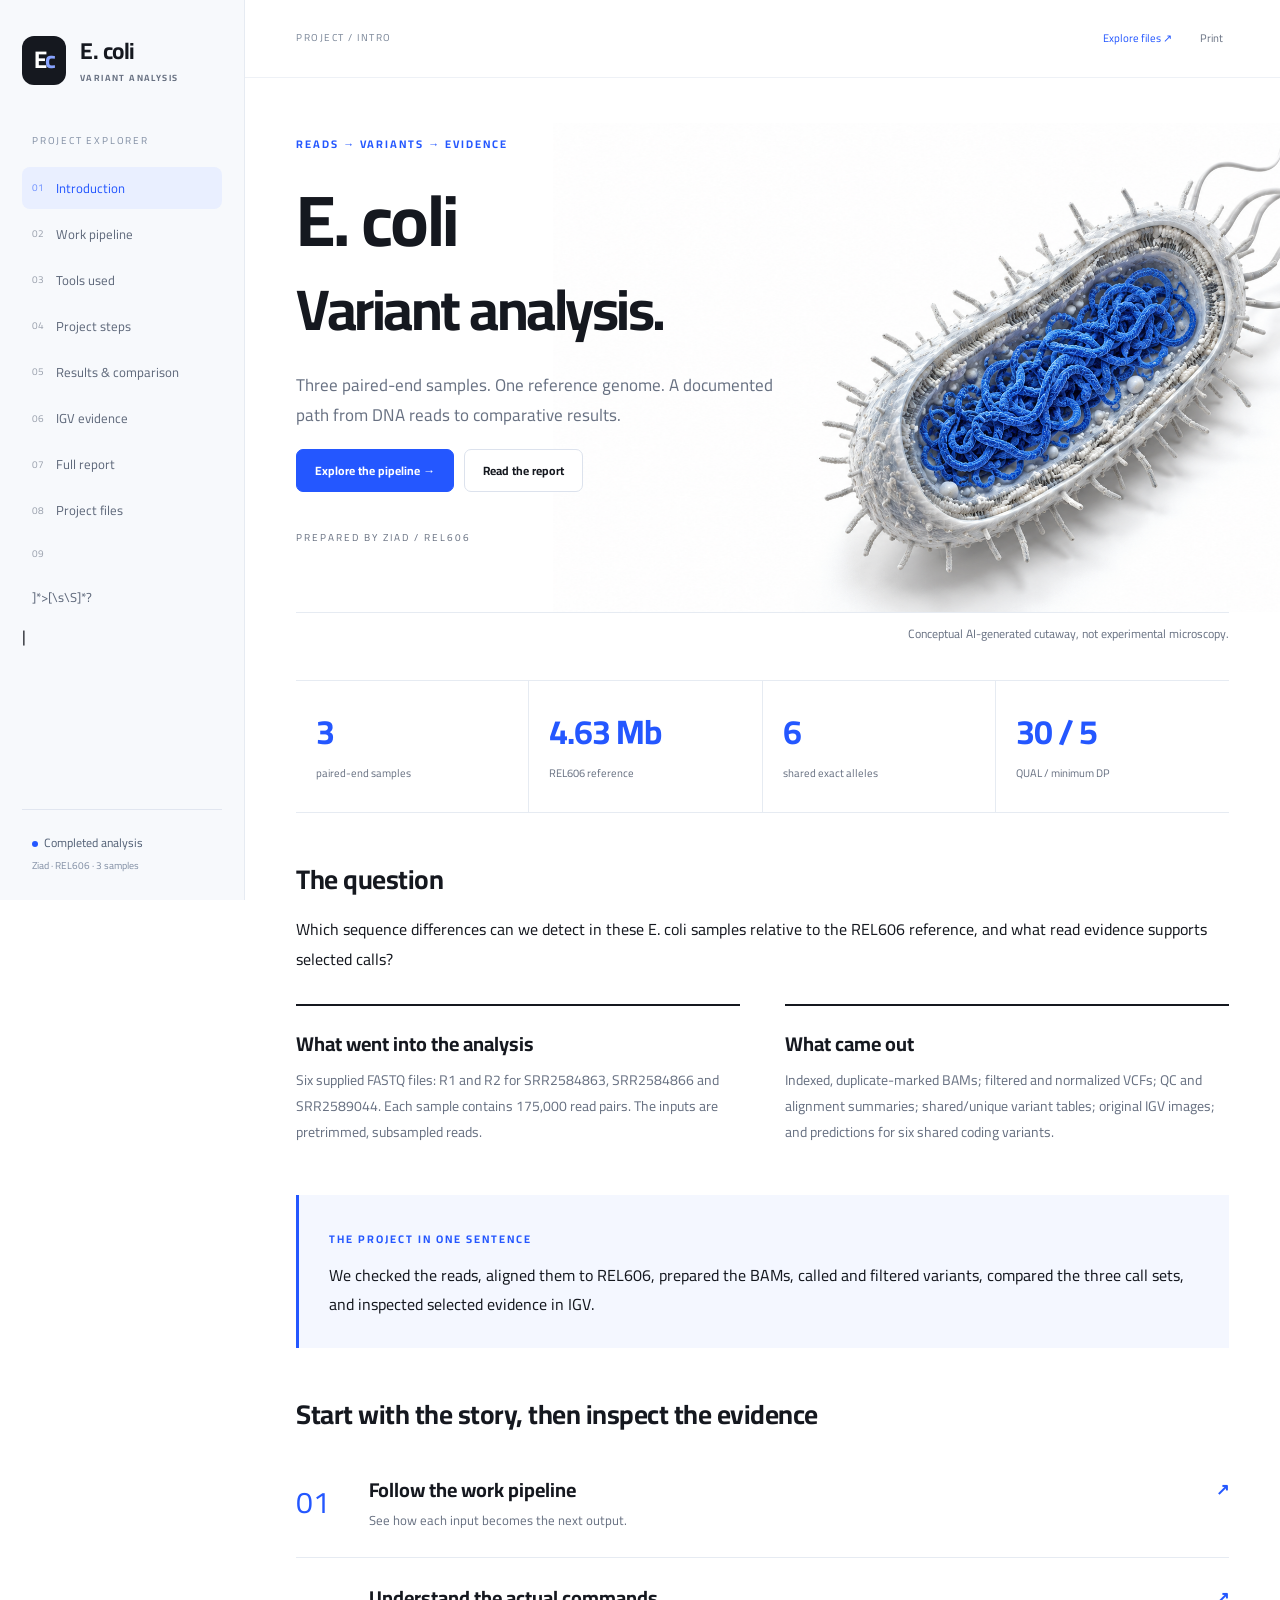
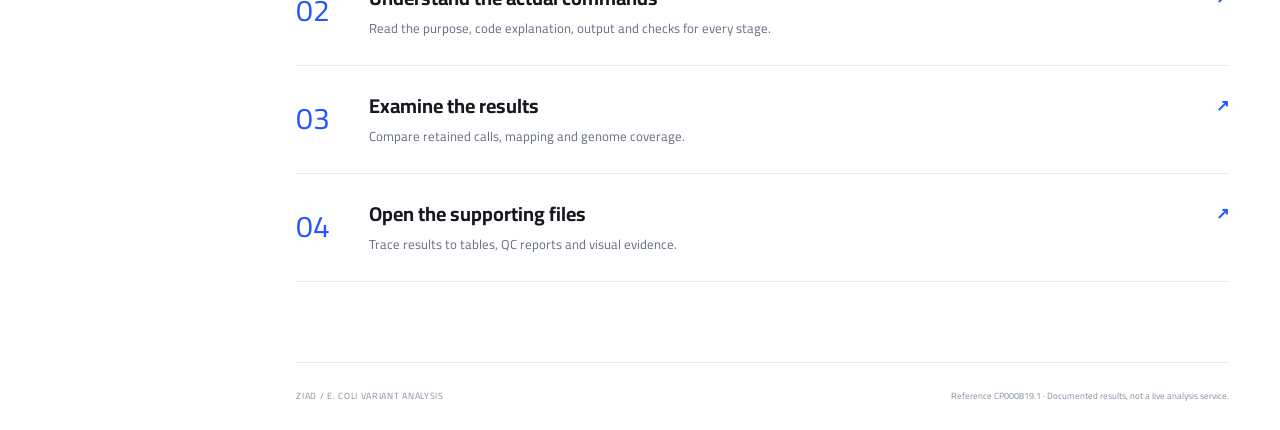
<file: index.html>
<!DOCTYPE html><html lang="en"><head><meta charset="UTF-8"><meta name="viewport" content="width=device-width, initial-scale=1"><meta name="description" content="A documented E. coli variant analysis project: paired-end reads, REL606 alignment, variant calling, comparison and read evidence."><title>E. coli | Variant Analysis · Ziad</title><link rel="icon" href="assets/images/favicon.svg" type="image/svg+xml"><link rel="stylesheet" href="assets/site.css"></head><body><a class="skip" href="#content">Skip to content</a><div class="mobile-shade" data-close-menu></div><aside id="sidebar"><a class="brand" href="#intro"><span class="brand-mark">E<span>c</span></span><span>E. coli<small>VARIANT ANALYSIS</small></span></a><div class="sidebar-label">PROJECT EXPLORER</div><nav aria-label="Main navigation"><a href="#intro" data-nav="intro"><span class="nav-no">01</span>Introduction</a><a href="#workflow" data-nav="workflow"><span class="nav-no">02</span>Work pipeline</a><a href="#tools" data-nav="tools"><span class="nav-no">03</span>Tools used</a><a href="#steps" data-nav="steps"><span class="nav-no">04</span>Project steps</a><a href="#results" data-nav="results"><span class="nav-no">05</span>Results & comparison</a><a href="#evidence" data-nav="evidence"><span class="nav-no">06</span>IGV evidence</a><a href="#report" data-nav="report"><span class="nav-no">07</span>Full report</a><a href="#files" data-nav="files"><span class="nav-no">08</span>Project files</a><a href="#publish" data-nav="publish"><span class="nav-no">09</span><a href="#publish"[^>]*>[\s\S]*?</a>|<section class="page" data-page="publish"[^>]*>[\s\S]*?</section></a></nav><div class="sidebar-bottom"><span class="dot"></span>Completed analysis<br><small>Ziad · REL606 · 3 samples</small></div></aside><div class="shell"><header class="topbar"><button id="menu" aria-label="Open navigation" aria-expanded="false">☰</button><span id="breadcrumb">PROJECT / INTRODUCTION</span><div><a href="#files">Explore files ↗</a><button id="print" class="iconbtn" title="Print current page">Print</button></div></header><main id="content" tabindex="-1"><section class="page" data-page="intro"><div class="hero"><div class="hero-copy"><span class="eyebrow">READS → VARIANTS → EVIDENCE</span><h1>E. coli<br><span>Variant analysis.</span></h1><p class="lead">Three paired-end samples. One reference genome. A documented path from DNA reads to comparative results.</p><div class="actions"><a class="btn" href="#workflow">Explore the pipeline →</a><a class="btn subtle" href="#report">Read the report</a></div><p class="hero-meta">PREPARED BY ZIAD / REL606</p></div><img src="assets/images/ecoli-cutaway.png" alt="Conceptual cutaway of an E. coli bacterium with blue DNA"></div><p class="caption">Conceptual AI-generated cutaway, not experimental microscopy.</p><div class="stat-row"><div><strong>3</strong><span>paired-end samples</span></div><div><strong>4.63 Mb</strong><span>REL606 reference</span></div><div><strong>6</strong><span>shared exact alleles</span></div><div><strong>30 / 5</strong><span>QUAL / minimum DP</span></div></div><h2>The question</h2><p>Which sequence differences can we detect in these E. coli samples relative to the REL606 reference, and what read evidence supports selected calls?</p><div class="two-col"><div><h3>What went into the analysis</h3><p>Six supplied FASTQ files: R1 and R2 for SRR2584863, SRR2584866 and SRR2589044. Each sample contains 175,000 read pairs. The inputs are pretrimmed, subsampled reads.</p></div><div><h3>What came out</h3><p>Indexed, duplicate-marked BAMs; filtered and normalized VCFs; QC and alignment summaries; shared/unique variant tables; original IGV images; and predictions for six shared coding variants.</p></div></div><div class="result-note"><span class="eyebrow">THE PROJECT IN ONE SENTENCE</span><p>We checked the reads, aligned them to REL606, prepared the BAMs, called and filtered variants, compared the three call sets, and inspected selected evidence in IGV.</p></div><h2>Start with the story, then inspect the evidence</h2><a class="chapter" href="#workflow"><span>01</span><div><h3>Follow the work pipeline</h3><p>See how each input becomes the next output.</p></div><b>↗</b></a><a class="chapter" href="#steps"><span>02</span><div><h3>Understand the actual commands</h3><p>Read the purpose, code explanation, output and checks for every stage.</p></div><b>↗</b></a><a class="chapter" href="#results"><span>03</span><div><h3>Examine the results</h3><p>Compare retained calls, mapping and genome coverage.</p></div><b>↗</b></a><a class="chapter" href="#files"><span>04</span><div><h3>Open the supporting files</h3><p>Trace results to tables, QC reports and visual evidence.</p></div><b>↗</b></a></section><section class="page" data-page="workflow" hidden><span class="eyebrow">THE COMPLETE DEPENDENCY ORDER</span><h1>Work pipeline</h1><p class="lead">Click any stage to open its explanation, commands, outputs and evidence. The alignment and calling stages apply to all three samples.</p><div class="workflow"><a class="flow-stage" href="#step/01_Setup"><span>01</span><div><h3>Environment and project setup</h3><p>Conda / mkdir</p><small>Existing tools → Project folders</small></div><b>↓</b></a><a class="flow-stage" href="#step/02_Reads"><span>02</span><div><h3>Download and inspect reads</h3><p>curl / tar</p><small>Figshare archive → 6 FASTQ files</small></div><b>↓</b></a><a class="flow-stage" href="#step/03_QC"><span>03</span><div><h3>Read quality control with FastQC and MultiQC</h3><p>FastQC / MultiQC</p><small>6 FASTQ files → QC reports</small></div><b>↓</b></a><a class="flow-stage" href="#step/04_Reference"><span>04</span><div><h3>Reference genome and indexes</h3><p>BWA index / faidx</p><small>REL606 download → FASTA + indexes</small></div><b>↓</b></a><a class="flow-stage" href="#step/05_Alignment"><span>05</span><div><h3>Read alignment with BWA</h3><p>bwa mem</p><small>R1 + R2 + FASTA → SAM alignment</small></div><b>↓</b></a><a class="flow-stage" href="#step/06_BAM"><span>06</span><div><h3>BAM processing and duplicate marking</h3><p>SAMtools processing</p><small>SAM alignment → Indexed marked BAM</small></div><b>↓</b></a><a class="flow-stage" href="#step/07_Alignment_QC"><span>07</span><div><h3>Alignment quality and coverage</h3><p>flagstat / coverage</p><small>Final BAM → Mapping + coverage tables</small></div><b>↓</b></a><a class="flow-stage" href="#step/08_Calling"><span>08</span><div><h3>Variant calling</h3><p>mpileup / call</p><small>BAM + reference → Raw VCF</small></div><b>↓</b></a><a class="flow-stage" href="#step/09_Filtering"><span>09</span><div><h3>Filtering, compression and indexing</h3><p>VCFtools / index</p><small>Raw VCF → Filtered indexed VCF</small></div><b>↓</b></a><a class="flow-stage" href="#step/10_Statistics"><span>10</span><div><h3>Variant classification and statistics</h3><p>stats / query</p><small>Filtered VCF → Variant counts</small></div><b>↓</b></a><a class="flow-stage" href="#step/11_Normalization"><span>11</span><div><h3>Variant representation normalization</h3><p>bcftools norm</p><small>Filtered VCF + FASTA → Normalized VCF</small></div><b>↓</b></a><a class="flow-stage" href="#step/12_Comparison"><span>12</span><div><h3>Shared variants and filtering effects</h3><p>bcftools isec</p><small>Normalized VCFs → Shared + unique sets</small></div><b>↓</b></a><a class="flow-stage" href="#step/13_IGV"><span>13</span><div><h3>Visual review in IGV</h3><p>IGV</p><small>BAM + VCF + FASTA → Read evidence images</small></div><b>↓</b></a><a class="flow-stage" href="#step/14_Coverage_Gap"><span>14</span><div><h3>Coverage-gap investigation</h3><p>depth / awk / IGV</p><small>Final BAM → Coverage-gap evidence</small></div><b>↓</b></a><a class="flow-stage" href="#step/16_Gene_Annotation"><span>15</span><div><h3>Gene annotation of shared variants</h3><p>awk overlap</p><small>Shared calls + GFF → Gene summary</small></div><b>↓</b></a><a class="flow-stage" href="#step/17_Protein_Effects"><span>16</span><div><h3>Predicted coding effects</h3><p>faidx / codon checks</p><small>CDS + sequence → Predicted effects</small></div><b>↓</b></a><a class="flow-stage" href="#step/15_Reporting"><span>17</span><div><h3>Reporting and submission</h3><p>Report / figures</p><small>Verified outputs → Submission package</small></div><b>↓</b></a></div><div class="note"><strong>Annotation scope</strong><p>Gene overlap and manual coding-effect predictions were added for the six shared variants. SnpEff has not been run and no SnpEff HTML output is claimed.</p></div></section><section class="page" data-page="tools" hidden><span class="eyebrow">THE TOOLKIT</span><h1>Tools used</h1><p class="lead">Each tool has a specific job. Open its workflow stage to see the command and the files it produced.</p><div class="tool-grid"><article class="tool"><div class="tool-index">01</div><h2>Conda / Bash</h2><span class="pill">Existing ecoli environment</span><p>Project setup and command execution</p><div class="actions"><a class="textlink" href="#step/01_Setup">Commands & outputs →</a><a class="textlink muted" href="https://docs.conda.io/" target="_blank" rel="noopener">Documentation ↗</a></div></article><article class="tool"><div class="tool-index">02</div><h2>curl / tar / gzip</h2><span class="pill">System utilities</span><p>Download, extract and check compressed files</p><div class="actions"><a class="textlink" href="#step/02_Reads">Commands & outputs →</a><a class="textlink muted" href="https://www.gnu.org/software/tar/" target="_blank" rel="noopener">Documentation ↗</a></div></article><article class="tool"><div class="tool-index">03</div><h2>FastQC</h2><span class="pill">0.13.0</span><p>Assess each FASTQ without changing reads</p><div class="actions"><a class="textlink" href="#step/03_QC">Commands & outputs →</a><a class="textlink muted" href="https://www.bioinformatics.babraham.ac.uk/projects/fastqc/" target="_blank" rel="noopener">Documentation ↗</a></div></article><article class="tool"><div class="tool-index">04</div><h2>MultiQC</h2><span class="pill">1.35</span><p>Aggregate the six FastQC reports</p><div class="actions"><a class="textlink" href="#step/03_QC">Commands & outputs →</a><a class="textlink muted" href="https://docs.seqera.io/multiqc" target="_blank" rel="noopener">Documentation ↗</a></div></article><article class="tool"><div class="tool-index">05</div><h2>BWA-MEM</h2><span class="pill">0.7.19</span><p>Align paired-end reads against REL606</p><div class="actions"><a class="textlink" href="#step/05_Alignment">Commands & outputs →</a><a class="textlink muted" href="https://bio-bwa.sourceforge.net/bwa.shtml" target="_blank" rel="noopener">Documentation ↗</a></div></article><article class="tool"><div class="tool-index">06</div><h2>SAMtools</h2><span class="pill">1.24</span><p>Process BAM, calculate metrics and retrieve sequence</p><div class="actions"><a class="textlink" href="#step/06_BAM">Commands & outputs →</a><a class="textlink muted" href="https://www.htslib.org/doc/samtools.html" target="_blank" rel="noopener">Documentation ↗</a></div></article><article class="tool"><div class="tool-index">07</div><h2>BCFtools</h2><span class="pill">1.24</span><p>Call, normalize, count and compare variants</p><div class="actions"><a class="textlink" href="#step/08_Calling">Commands & outputs →</a><a class="textlink muted" href="https://www.htslib.org/doc/bcftools.html" target="_blank" rel="noopener">Documentation ↗</a></div></article><article class="tool"><div class="tool-index">08</div><h2>VCFtools</h2><span class="pill">0.1.17</span><p>Filter on QUAL, genotype depth and missingness</p><div class="actions"><a class="textlink" href="#step/09_Filtering">Commands & outputs →</a><a class="textlink muted" href="https://vcftools.github.io/man_latest.html" target="_blank" rel="noopener">Documentation ↗</a></div></article><article class="tool"><div class="tool-index">09</div><h2>IGV</h2><span class="pill">Version not recorded</span><p>Inspect read support and save evidence images</p><div class="actions"><a class="textlink" href="#step/13_IGV">Commands & outputs →</a><a class="textlink muted" href="https://igv.org/doc/desktop/" target="_blank" rel="noopener">Documentation ↗</a></div></article><article class="tool"><div class="tool-index">10</div><h2>awk</h2><span class="pill">System utility</span><p>Tabular counts, intervals and GFF overlap</p><div class="actions"><a class="textlink" href="#step/16_Gene_Annotation">Commands & outputs →</a><a class="textlink muted" href="https://www.gnu.org/software/gawk/manual/" target="_blank" rel="noopener">Documentation ↗</a></div></article></div><div class="note"><strong>Installed does not mean used.</strong><p>Trimmomatic 0.41 was available in the environment but no additional trimming was performed. SnpEff was not part of the completed analysis.</p></div></section><section class="page" data-page="steps" hidden><span class="eyebrow">STEP-BY-STEP DOCUMENTATION</span><h1>Project steps</h1><p class="lead">Every stage includes its purpose, illustrated input/output flow, actual command examples, code explanation, results and related files.</p><div class="step-grid"><a class="step-card" href="#step/01_Setup"><span>01</span><h2>Environment and project setup</h2><p>Activate the project environment, check course tools and organize files.</p><small>Conda / mkdir →</small></a><a class="step-card" href="#step/02_Reads"><span>02</span><h2>Download and inspect reads</h2><p>Obtain the training subset and inspect the pre-trimmed, subsampled reads.</p><small>curl / tar →</small></a><a class="step-card" href="#step/03_QC"><span>03</span><h2>Read quality control with FastQC and MultiQC</h2><p>Assess base quality, adapters and biases across all six input files.</p><small>FastQC / MultiQC →</small></a><a class="step-card" href="#step/04_Reference"><span>04</span><h2>Reference genome and indexes</h2><p>Prepare REL606 for alignment and variant calling.</p><small>BWA index / faidx →</small></a><a class="step-card" href="#step/05_Alignment"><span>05</span><h2>Read alignment with BWA</h2><p>Align paired-end reads and assign read-group/sample metadata.</p><small>bwa mem →</small></a><a class="step-card" href="#step/06_BAM"><span>06</span><h2>BAM processing and duplicate marking</h2><p>Repair mate information, sort alignments, mark duplicates and index BAM.</p><small>SAMtools processing →</small></a><a class="step-card" href="#step/07_Alignment_QC"><span>07</span><h2>Alignment quality and coverage</h2><p>Measure mapping, proper pairing, breadth of coverage and mean depth.</p><small>flagstat / coverage →</small></a><a class="step-card" href="#step/08_Calling"><span>08</span><h2>Variant calling</h2><p>Generate raw variant-only VCF files using a haploid calling model.</p><small>mpileup / call →</small></a><a class="step-card" href="#step/09_Filtering"><span>09</span><h2>Filtering, compression and indexing</h2><p>Apply consistent quality and genotype-depth thresholds.</p><small>VCFtools / index →</small></a><a class="step-card" href="#step/10_Statistics"><span>10</span><h2>Variant classification and statistics</h2><p>Count retained variant types and save statistical summaries.</p><small>stats / query →</small></a><a class="step-card" href="#step/11_Normalization"><span>11</span><h2>Variant representation normalization</h2><p>Left-align and normalize indel representations before matching REF/ALT.</p><small>bcftools norm →</small></a><a class="step-card" href="#step/12_Comparison"><span>12</span><h2>Shared variants and filtering effects</h2><p>Compare exact site/REF/ALT matches and inspect raw calls.</p><small>bcftools isec →</small></a><a class="step-card" href="#step/13_IGV"><span>13</span><h2>Visual review in IGV</h2><p>Inspect representative SNPs, the small deletion and filtering effects.</p><small>IGV →</small></a><a class="step-card" href="#step/14_Coverage_Gap"><span>14</span><h2>Coverage-gap investigation</h2><p>Identify zero-depth runs and inspect boundaries without assuming confirmed deletions.</p><small>depth / awk / IGV →</small></a><a class="step-card" href="#step/16_Gene_Annotation"><span>15</span><h2>Gene annotation of shared variants</h2><p>Identify which reference genes and coding regions contain the six shared variants.</p><small>awk overlap →</small></a><a class="step-card" href="#step/17_Protein_Effects"><span>16</span><h2>Predicted coding effects</h2><p>Use the coding strand and CDS coordinates to predict the local sequence consequence of each shared variant.</p><small>faidx / codon checks →</small></a><a class="step-card" href="#step/15_Reporting"><span>17</span><h2>Reporting and submission</h2><p>Assemble a traceable submission with alignments, variants, reports and selected read evidence.</p><small>Report / figures →</small></a></div></section><section class="page" data-page="step/01_Setup" hidden><div class="step-top"><span class="eyebrow">STEP 01 / 17</span><h1>Environment and project setup</h1><p class="lead">Activate the project environment, check course tools and organize files.</p></div><div class="io-flow" aria-label="Inputs processing and outputs"><div><small>INPUT</small><strong>Existing tools</strong></div><span aria-hidden="true">→</span><div><small>TOOL / ACTION</small><strong>Conda / mkdir</strong></div><span aria-hidden="true">→</span><div><small>OUTPUT</small><strong>Project folders</strong></div></div><h2>What we did and why</h2><p>Activate the project environment, check course tools and organize files. Installation was completed earlier. Trimmomatic was not used for additional trimming. Commands document the implemented workflow, with repeated per-sample commands consolidated into loops; this is not a verbatim terminal log. Existing completed results do not need to be regenerated.</p><h2>Commands used</h2><p class="muted">Commands document the completed analysis. Shell loops apply the same procedure to each sample. They do not run in this website.</p><div class="codebox"><div class="codebar"><span>BASH · documented commands</span><button data-copy="01_Setup">Copy code</button></div><pre><code>conda<span class="w"> </span>activate<span class="w"> </span>ecoli
<span class="nb">cd</span><span class="w"> </span>~/ecoli_variant_project
conda<span class="w"> </span>list<span class="w"> </span><span class="p">|</span><span class="w"> </span>grep<span class="w"> </span>-Ei<span class="w"> </span><span class="s1">'^(fastqc|multiqc|trimmomatic|bwa|samtools|bcftools|vcftools|igv)[[:space:]]'</span>
mkdir<span class="w"> </span>-p<span class="w"> </span>data/reads<span class="w"> </span>data/ref_genome<span class="w"> </span>results/trimmed<span class="w"> </span>results/bam<span class="w"> </span>results/vcf<span class="w"> </span>results/qc/raw<span class="w"> </span>results/qc/trimmed<span class="w"> </span>reports
df<span class="w"> </span>-h<span class="w"> </span>.
</code></pre></div><h2>Understand the code</h2><div class="explanations"><div><code>conda activate ecoli</code><p>Activates the existing ecoli Conda environment so commands resolve to its installed tools and libraries. The (ecoli) prompt indicates activation, but does not independently verify tool versions. It does not create an environment.</p></div><div><code>cd ~/ecoli_variant_project</code><p>cd changes the working directory. ~ expands to the current user’s home, here /home/ziad. Relative paths such as data/reads then start inside the project. Check pwd if uncertain; running from another directory can produce File not found.</p></div><div><code>conda list | grep -Ei ...</code><p>conda list lists packages in the active environment. The pipe feeds that text to grep. -E enables extended regular expressions; -i ignores case. ^ matches line start; the parenthesized names separated by | select any listed tool, and [[:space:]] requires whitespace after its name. This checks package entries, not program execution.</p></div><div><code>mkdir -p ...</code><p>mkdir creates directories. -p creates missing parents and tolerates existing directories. Separating reads, reference, BAM, VCF, QC and reports makes inputs/outputs explicit. Directory existence alone does not establish successful results.</p></div><div><code>df -h .</code><p>df reports space on the filesystem containing the current directory, denoted by a dot. -h uses readable units. Check Avail before producing SAM/BAM files or downloading data. This does not measure the project directory’s size.</p></div></div><h2>Result and evidence</h2><div class="result-note"><span class="eyebrow">OBSERVED RESULT</span><p>Environment ecoli: BWA 0.7.19; SAMtools and bcftools 1.24; FastQC 0.13.0; MultiQC 1.35; Trimmomatic 0.41; VCFtools 0.1.17.</p></div><h2>Output files</h2><p class="muted">Open an included report, preview a text table, or download the original file. Expected files awaiting addition are labeled explicitly.</p><div class="filelist"></div><details class="check"><summary>How we checked this step</summary><p>Check: (ecoli) prompt, package versions and correct working directory. If activation fails, use a Conda-initialized shell. An installed package name alone is not a successful execution test.</p></details><div class="step-nav"><a class="btn subtle" href="#workflow">View workflow</a><a class="btn" href="#step/02_Reads">Next step →</a></div></section><section class="page" data-page="step/02_Reads" hidden><div class="step-top"><span class="eyebrow">STEP 02 / 17</span><h1>Download and inspect reads</h1><p class="lead">Obtain the training subset and inspect the pre-trimmed, subsampled reads.</p></div><div class="io-flow" aria-label="Inputs processing and outputs"><div><small>INPUT</small><strong>Figshare archive</strong></div><span aria-hidden="true">→</span><div><small>TOOL / ACTION</small><strong>curl / tar</strong></div><span aria-hidden="true">→</span><div><small>OUTPUT</small><strong>6 FASTQ files</strong></div></div><h2>What we did and why</h2><p>Obtain the training subset and inspect the pre-trimmed, subsampled reads. The trim.sub files are already trimmed and subsampled, not the complete SRA runs. File sizes are approximately 53–58 MB.</p><h2>Commands used</h2><p class="muted">Commands document the completed analysis. Shell loops apply the same procedure to each sample. They do not run in this website.</p><div class="codebox"><div class="codebar"><span>BASH · documented commands</span><button data-copy="02_Reads">Copy code</button></div><pre><code>curl<span class="w"> </span>-fL<span class="w"> </span>-o<span class="w"> </span>data/reads/sub.tar.gz<span class="w"> </span>https://ndownloader.figshare.com/files/14418248
tar<span class="w"> </span>-tzf<span class="w"> </span>data/reads/sub.tar.gz
tar<span class="w"> </span>-xzf<span class="w"> </span>data/reads/sub.tar.gz<span class="w"> </span>-C<span class="w"> </span>data/reads
ls<span class="w"> </span>-lh<span class="w"> </span>data/reads/sub/*.fastq
head<span class="w"> </span>-n<span class="w"> </span><span class="m">8</span><span class="w"> </span>data/reads/sub/SRR2584863_1.trim.sub.fastq
</code></pre></div><h2>Understand the code</h2><div class="explanations"><div><code>curl -fL -o data/reads/sub.tar.gz URL</code><p>curl downloads the resource. -f returns failure for HTTP errors such as 404 rather than treating an error page as data; -L follows redirects; -o sets the destination filename. It does not unpack or validate FASTQ contents. Reusing an output name may overwrite it.</p></div><div><code>tar -tzf data/reads/sub.tar.gz</code><p>tar handles the archive. -t lists entries without extraction, -z handles gzip compression and -f selects the archive. Six FASTQ names appeared under sub/. Listing checks archive readability and names, not every FASTQ record.</p></div><div><code>tar -xzf ... -C data/reads</code><p>-x extracts entries; -C selects data/reads as the extraction directory. The archive’s sub/ prefix produces data/reads/sub/*.fastq. -C does not change the terminal’s working directory after completion.</p></div><div><code>ls -lh data/reads/sub/*.fastq</code><p>The shell expands * to matching FASTQ filenames. ls -l shows details and -h readable sizes. Each run should have R1 and R2. Matching names and nonzero sizes are an initial check, not proof that every paired record is synchronized.</p></div><div><code>head -n 8 ...fastq</code><p>head displays eight lines, representing two standard four-line FASTQ records: @identifier, sequence, + separator and quality string. Sequence and quality lengths should agree for each read. This preview does not validate the rest of the file.</p></div></div><h2>Result and evidence</h2><div class="result-note"><span class="eyebrow">OBSERVED RESULT</span><p>Six FASTQ files for SRR2584863, SRR2584866 and SRR2589044. Each file contains 175,000 reads; each sample contains 175,000 read pairs.</p></div><h2>Output files</h2><p class="muted">Open an included report, preview a text table, or download the original file. Expected files awaiting addition are labeled explicitly.</p><div class="filelist"><article class="filecard" data-file="0"><div><span class="status pending">Awaiting project file</span><code>data/reads/sub/SRR2584863_1.trim.sub.fastq</code><small>Inputs · Paired-end input reads; add only if distributing input data.</small></div><div class="actions"></div></article><article class="filecard" data-file="1"><div><span class="status pending">Awaiting project file</span><code>data/reads/sub/SRR2584863_2.trim.sub.fastq</code><small>Inputs · Paired-end input reads; add only if distributing input data.</small></div><div class="actions"></div></article><article class="filecard" data-file="2"><div><span class="status pending">Awaiting project file</span><code>data/reads/sub/SRR2584866_1.trim.sub.fastq</code><small>Inputs · Paired-end input reads; add only if distributing input data.</small></div><div class="actions"></div></article><article class="filecard" data-file="3"><div><span class="status pending">Awaiting project file</span><code>data/reads/sub/SRR2584866_2.trim.sub.fastq</code><small>Inputs · Paired-end input reads; add only if distributing input data.</small></div><div class="actions"></div></article><article class="filecard" data-file="4"><div><span class="status pending">Awaiting project file</span><code>data/reads/sub/SRR2589044_1.trim.sub.fastq</code><small>Inputs · Paired-end input reads; add only if distributing input data.</small></div><div class="actions"></div></article><article class="filecard" data-file="5"><div><span class="status pending">Awaiting project file</span><code>data/reads/sub/SRR2589044_2.trim.sub.fastq</code><small>Inputs · Paired-end input reads; add only if distributing input data.</small></div><div class="actions"></div></article></div><details class="check"><summary>How we checked this step</summary><p>Check: six FASTQ files, two per run, with successful archive listing/extraction. HTTP or unreadable-archive errors require download review before proceeding; do not arbitrarily exchange R1/R2 names.</p></details><div class="step-nav"><a class="btn subtle" href="#step/01_Setup">← Previous step</a><a class="btn" href="#step/03_QC">Next step →</a></div></section><section class="page" data-page="step/03_QC" hidden><div class="step-top"><span class="eyebrow">STEP 03 / 17</span><h1>Read quality control with FastQC and MultiQC</h1><p class="lead">Assess base quality, adapters and biases across all six input files.</p></div><div class="io-flow" aria-label="Inputs processing and outputs"><div><small>INPUT</small><strong>6 FASTQ files</strong></div><span aria-hidden="true">→</span><div><small>TOOL / ACTION</small><strong>FastQC / MultiQC</strong></div><span aria-hidden="true">→</span><div><small>OUTPUT</small><strong>QC reports</strong></div></div><h2>What we did and why</h2><p>Assess base quality, adapters and biases across all six input files. FastQC 0.13 accepts --outdir; the attempted -o option failed. The MultiQC command is an equivalent invocation; its original command line was not retained in the bundle. Here raw names the analysis input, which is already trimmed. Mean Q is not the quality of every base. A GC warning alone does not establish contamination; the base-composition bias remains unexplained.</p><h2>Commands used</h2><p class="muted">Commands document the completed analysis. Shell loops apply the same procedure to each sample. They do not run in this website.</p><div class="codebox"><div class="codebar"><span>BASH · documented commands</span><button data-copy="03_QC">Copy code</button></div><pre><code>fastqc<span class="w"> </span>-t<span class="w"> </span><span class="m">2</span><span class="w"> </span>--outdir<span class="w"> </span>results/qc/raw<span class="w"> </span>data/reads/sub/*.fastq
multiqc<span class="w"> </span>results/qc/raw<span class="w"> </span>--outdir<span class="w"> </span>results/qc/raw
</code></pre></div><h2>Understand the code</h2><div class="explanations"><div><code>fastqc -t 2 --outdir results/qc/raw .../*.fastq</code><p>fastqc analyzes each matched file independently. -t 2 allows two input files to be processed concurrently; it does not combine R1/R2 into one biological sample. --outdir selects the HTML/ZIP report directory, which must exist. Output names derive from FASTQ filenames.</p></div><div><code>multiqc results/qc/raw --outdir results/qc/raw</code><p>MultiQC scans the directory for supported tool results and aggregates them into one report. --outdir sets the destination for multiqc_report.html. It does not reanalyze reads, trim them or align them. Avoid overwriting an earlier report unnecessarily.</p></div><div><code>Why --outdir?</code><p>The earlier -o attempt failed with FastQC 0.13 and did not produce QC results. The documented command uses --outdir. Analysis complete messages and resulting HTML/ZIP files indicate processing completed; assessing PASS/WARN/FAIL is a separate step.</p></div><div><code>What do statuses mean?</code><p>Statuses apply to different checks, not to a single overall sample validity score. Good base quality does not remove composition bias. Variable-length warnings are compatible with prior trimming; the actual bias mechanism was not established. Record warnings rather than automatically trimming solely because a module fails.</p></div><div><code>Cross-checking both reports</code><p>The individual FastQC report details 4863_R2; MultiQC summarizes the same analysis alongside five other files. These are not independent experiments. All eleven module statuses match, as do 175,000 reads and 50% GC. The individual report displays mean length as 123 bp, versus 123.85 bp in the more precise MultiQC data.</p></div></div><h2>Result and evidence</h2><div class="result-note"><span class="eyebrow">OBSERVED RESULT</span><p>All files PASS per-base quality, per-sequence quality, tile quality, N content, duplication, overrepresented sequences and adapters. The lowest plotted mean quality is Q31.55. All files have 50% GC. All WARN for GC distribution and length distribution. Base composition FAILS in 4863_R2, 4866_R1 and 9044_R2, and WARNS in the others. Mean length is 123.85–139.50 bp; median length is 150 bp. FastQC duplication estimates are 7.31–9.05%.</p></div><figure><button class="image-button" data-image="assets/images/fastqc-base-quality.png" aria-label="Enlarge FastQC: per-base quality"><img src="assets/images/fastqc-base-quality.png" alt="FastQC: per-base quality" loading="lazy"></button><figcaption><strong>FastQC: per-base quality</strong><br>Original plot for SRR2584863 R2. Individual FastQC and combined MultiQC reports are linked below.</figcaption></figure><h2>Output files</h2><p class="muted">Open an included report, preview a text table, or download the original file. Expected files awaiting addition are labeled explicitly.</p><div class="filelist"><article class="filecard" data-file="66"><div><span class="status pending">Awaiting project file</span><code>results/qc/raw/SRR2584863_1.trim.sub_fastqc.html</code><small>QC · Individual FastQC report.</small></div><div class="actions"></div></article><article class="filecard" data-file="67"><div><span class="status yes">Included</span><code>results/qc/raw/SRR2584863_2.trim.sub_fastqc.html</code><small>QC · 188.8 KB</small></div><div class="actions"><a class="btn small subtle" href="results/qc/raw/SRR2584863_2.trim.sub_fastqc.html" target="_blank" rel="noopener">View</a><a class="btn small" href="results/qc/raw/SRR2584863_2.trim.sub_fastqc.html" download>Download</a></div></article><article class="filecard" data-file="68"><div><span class="status pending">Awaiting project file</span><code>results/qc/raw/SRR2584866_1.trim.sub_fastqc.html</code><small>QC · Individual FastQC report.</small></div><div class="actions"></div></article><article class="filecard" data-file="69"><div><span class="status pending">Awaiting project file</span><code>results/qc/raw/SRR2584866_2.trim.sub_fastqc.html</code><small>QC · Individual FastQC report.</small></div><div class="actions"></div></article><article class="filecard" data-file="70"><div><span class="status pending">Awaiting project file</span><code>results/qc/raw/SRR2589044_1.trim.sub_fastqc.html</code><small>QC · Individual FastQC report.</small></div><div class="actions"></div></article><article class="filecard" data-file="71"><div><span class="status pending">Awaiting project file</span><code>results/qc/raw/SRR2589044_2.trim.sub_fastqc.html</code><small>QC · Individual FastQC report.</small></div><div class="actions"></div></article><article class="filecard" data-file="72"><div><span class="status yes">Included</span><code>results/qc/raw/multiqc_report.html</code><small>QC · 2,298.8 KB</small></div><div class="actions"><a class="btn small subtle" href="results/qc/raw/multiqc_report.html" target="_blank" rel="noopener">View</a><a class="btn small" href="results/qc/raw/multiqc_report.html" download>Download</a></div></article></div><details class="check"><summary>How we checked this step</summary><p>Check: per-file HTML/ZIP reports and six MultiQC entries. File not found suggests a path issue; the unsupported -o option was corrected to --outdir. PASS applies to a module, not the whole project.</p></details><div class="step-nav"><a class="btn subtle" href="#step/02_Reads">← Previous step</a><a class="btn" href="#step/04_Reference">Next step →</a></div></section><section class="page" data-page="step/04_Reference" hidden><div class="step-top"><span class="eyebrow">STEP 04 / 17</span><h1>Reference genome and indexes</h1><p class="lead">Prepare REL606 for alignment and variant calling.</p></div><div class="io-flow" aria-label="Inputs processing and outputs"><div><small>INPUT</small><strong>REL606 download</strong></div><span aria-hidden="true">→</span><div><small>TOOL / ACTION</small><strong>BWA index / faidx</strong></div><span aria-hidden="true">→</span><div><small>OUTPUT</small><strong>FASTA + indexes</strong></div></div><h2>What we did and why</h2><p>Prepare REL606 for alignment and variant calling. gzip -t is silent on success. The HTTPS command downloads the same reference specified in the assignment; the original download command was not embedded in FASTA. Use the identical reference throughout.</p><h2>Commands used</h2><p class="muted">Commands document the completed analysis. Shell loops apply the same procedure to each sample. They do not run in this website.</p><div class="codebox"><div class="codebar"><span>BASH · documented commands</span><button data-copy="04_Reference">Copy code</button></div><pre><code>curl<span class="w"> </span>-fL<span class="w"> </span>-o<span class="w"> </span>data/ref_genome/ecoli_rel606.fasta.gz<span class="w"> </span>https://ftp.ncbi.nlm.nih.gov/genomes/all/GCA/000/017/985/GCA_000017985.1_ASM1798v1/GCA_000017985.1_ASM1798v1_genomic.fna.gz
gzip<span class="w"> </span>-t<span class="w"> </span>data/ref_genome/ecoli_rel606.fasta.gz
gunzip<span class="w"> </span>-k<span class="w"> </span>data/ref_genome/ecoli_rel606.fasta.gz
head<span class="w"> </span>-n<span class="w"> </span><span class="m">5</span><span class="w"> </span>data/ref_genome/ecoli_rel606.fasta
bwa<span class="w"> </span>index<span class="w"> </span>data/ref_genome/ecoli_rel606.fasta
samtools<span class="w"> </span>faidx<span class="w"> </span>data/ref_genome/ecoli_rel606.fasta
ls<span class="w"> </span>-lh<span class="w"> </span>data/ref_genome
</code></pre></div><h2>Understand the code</h2><div class="explanations"><div><code>curl -fL -o ...fasta.gz URL</code><p>Uses the previously explained curl options. The source is assembly GCA_000017985.1; fna denotes nucleotide FASTA. The local ecoli_rel606 filename is a convenient label and does not change sequence identity.</p></div><div><code>gzip -t ...fasta.gz</code><p>-t tests gzip integrity without creating an uncompressed FASTA. Silence with successful exit status means the compressed stream passed. It does not confirm strain identity or every base.</p></div><div><code>gunzip -k ...fasta.gz</code><p>gunzip decompresses gzip; -k keeps the compressed source and creates ecoli_rel606.fasta. Compression is not an alignment index. An existing output may trigger an overwrite question; there is no need to decompress again.</p></div><div><code>head -n 5 ...fasta</code><p>Shows the &gt;header and sequence beginning. CP000819.1 is the contig name used in BAM, VCF and IGV; consistent naming is essential. FASTA does not contain per-base quality scores like FASTQ.</p></div><div><code>bwa index ...fasta</code><p>Builds index structures that let BWA search for read placements efficiently. Outputs include amb, ann, bwt, pac and sa files. It does not align reads or produce BAM. Build it before bwa mem on the same reference.</p></div><div><code>samtools faidx ...fasta</code><p>Creates fasta.fai containing sequence names, lengths and access offsets for rapid region retrieval. It serves reference access by downstream tools. It is distinct from BWA indexes and the BAM .bai index.</p></div><div><code>ls -lh data/ref_genome</code><p>Confirms the FASTA, compressed source and indexes are present. Keep them together. If the FASTA changes, old indexes may become invalid and should be regenerated for the new reference.</p></div></div><h2>Result and evidence</h2><div class="result-note"><span class="eyebrow">OBSERVED RESULT</span><p>Reference CP000819.1, Escherichia coli B str. REL606; length 4,629,812 bases. BWA and FASTA indexes were created.</p></div><h2>Output files</h2><p class="muted">Open an included report, preview a text table, or download the original file. Expected files awaiting addition are labeled explicitly.</p><div class="filelist"><article class="filecard" data-file="6"><div><span class="status pending">Awaiting project file</span><code>data/ref_genome/ecoli_rel606.fasta</code><small>Inputs · Matching REL606 reference or index.</small></div><div class="actions"></div></article><article class="filecard" data-file="7"><div><span class="status pending">Awaiting project file</span><code>data/ref_genome/ecoli_rel606.fasta.amb</code><small>Inputs · Matching REL606 reference or index.</small></div><div class="actions"></div></article><article class="filecard" data-file="8"><div><span class="status pending">Awaiting project file</span><code>data/ref_genome/ecoli_rel606.fasta.ann</code><small>Inputs · Matching REL606 reference or index.</small></div><div class="actions"></div></article><article class="filecard" data-file="9"><div><span class="status pending">Awaiting project file</span><code>data/ref_genome/ecoli_rel606.fasta.bwt</code><small>Inputs · Matching REL606 reference or index.</small></div><div class="actions"></div></article><article class="filecard" data-file="10"><div><span class="status pending">Awaiting project file</span><code>data/ref_genome/ecoli_rel606.fasta.fai</code><small>Inputs · Matching REL606 reference or index.</small></div><div class="actions"></div></article><article class="filecard" data-file="11"><div><span class="status pending">Awaiting project file</span><code>data/ref_genome/ecoli_rel606.fasta.pac</code><small>Inputs · Matching REL606 reference or index.</small></div><div class="actions"></div></article><article class="filecard" data-file="12"><div><span class="status pending">Awaiting project file</span><code>data/ref_genome/ecoli_rel606.fasta.sa</code><small>Inputs · Matching REL606 reference or index.</small></div><div class="actions"></div></article><article class="filecard" data-file="13"><div><span class="status pending">Awaiting project file</span><code>data/ref_genome/ecoli_rel606.gff</code><small>Inputs · Matching NCBI annotation used for gene overlap.</small></div><div class="actions"></div></article></div><details class="check"><summary>How we checked this step</summary><p>Check: CP000819.1 header, BWA indexes and a FASTA.fai with the expected length. Missing indexes or inconsistent contig names prevent reliable reference use.</p></details><div class="step-nav"><a class="btn subtle" href="#step/03_QC">← Previous step</a><a class="btn" href="#step/05_Alignment">Next step →</a></div></section><section class="page" data-page="step/05_Alignment" hidden><div class="step-top"><span class="eyebrow">STEP 05 / 17</span><h1>Read alignment with BWA</h1><p class="lead">Align paired-end reads and assign read-group/sample metadata.</p></div><div class="io-flow" aria-label="Inputs processing and outputs"><div><small>INPUT</small><strong>R1 + R2 + FASTA</strong></div><span aria-hidden="true">→</span><div><small>TOOL / ACTION</small><strong>bwa mem</strong></div><span aria-hidden="true">→</span><div><small>OUTPUT</small><strong>SAM alignment</strong></div></div><h2>What we did and why</h2><p>Align paired-end reads and assign read-group/sample metadata. -t 2 uses two threads. The shell expands sample names and BWA interprets the 	 sequences in the read-group string. SAM is large; final alignments are retained as BAM.</p><h2>Commands used</h2><p class="muted">Commands document the completed analysis. Shell loops apply the same procedure to each sample. They do not run in this website.</p><div class="codebox"><div class="codebar"><span>BASH · documented commands</span><button data-copy="05_Alignment">Copy code</button></div><pre><code><span class="k">for</span><span class="w"> </span>sample<span class="w"> </span><span class="k">in</span><span class="w"> </span>SRR2584863<span class="w"> </span>SRR2584866<span class="w"> </span>SRR2589044
<span class="k">do</span>
<span class="w">  </span>bwa<span class="w"> </span>mem<span class="w"> </span>-t<span class="w"> </span><span class="m">2</span><span class="w"> </span><span class="se">\</span>
<span class="w">    </span>-R<span class="w"> </span><span class="s2">"@RG\tID:</span><span class="si">${</span><span class="nv">sample</span><span class="si">}</span><span class="s2">\tSM:</span><span class="si">${</span><span class="nv">sample</span><span class="si">}</span><span class="s2">\tPL:ILLUMINA"</span><span class="w"> </span><span class="se">\</span>
<span class="w">    </span>data/ref_genome/ecoli_rel606.fasta<span class="w"> </span><span class="se">\</span>
<span class="w">    </span><span class="s2">"data/reads/sub/</span><span class="si">${</span><span class="nv">sample</span><span class="si">}</span><span class="s2">_1.trim.sub.fastq"</span><span class="w"> </span><span class="se">\</span>
<span class="w">    </span><span class="s2">"data/reads/sub/</span><span class="si">${</span><span class="nv">sample</span><span class="si">}</span><span class="s2">_2.trim.sub.fastq"</span><span class="w"> </span><span class="se">\</span>
<span class="w">    </span>&gt;<span class="w"> </span><span class="s2">"results/bam/</span><span class="si">${</span><span class="nv">sample</span><span class="si">}</span><span class="s2">.sam"</span>
<span class="k">done</span>
</code></pre></div><h2>Understand the code</h2><div class="explanations"><div><code>for sample in ...; do ...; done</code><p>The loop iterates over three run IDs. Each iteration assigns one ID to sample, changing R1, R2 and SAM paths. do starts the body and done ends it. ${sample} inserts the value into filenames; braces delimit the variable name.</p></div><div><code>bwa mem -t 2</code><p>mem selects BWA-MEM alignment for these reads. -t 2 uses two alignment threads. Alignment places reads on the reference; it does not itself validate genetic variants. Variant calling occurs later.</p></div><div><code>-R &quot;@RG\tID:${sample}\tSM:${sample}\tPL:ILLUMINA&quot;</code><p>-R adds a read-group header. ID identifies the group, SM names the sample and PL names the platform. BWA interprets 	 as tabs; double quotes allow ${sample} expansion. Giving all three runs the same SM would confuse sample identity downstream.</p></div><div><code>reference R1 R2</code><p>Positional arguments are reference FASTA, then R1 FASTQ, then R2 FASTQ. R1/R2 are paired ends; order and pair correspondence matter. The archived subsampled files are the inputs here.</p></div><div><code>&gt; &quot;results/bam/${sample}.sam&quot;</code><p>&gt; redirects stdout into SAM and overwrites an existing destination. BWA progress is normally sent to stderr, so it remains visible in the terminal. Real time indicates command completion; later BAM checks and flagstat assess output validity.</p></div><div><code>Backslash at line end</code><p>Continues the same shell command onto the next line; it must be the final character. It is not a BWA option or filename component. Losing it may cause a line to execute as an unintended separate command.</p></div></div><h2>Result and evidence</h2><div class="result-note"><span class="eyebrow">OBSERVED RESULT</span><p>One SAM file per sample. Each run has its own SM sample identifier and ILLUMINA platform.</p></div><h2>Output files</h2><p class="muted">Open an included report, preview a text table, or download the original file. Expected files awaiting addition are labeled explicitly.</p><div class="filelist"><article class="filecard" data-file="50"><div><span class="status pending">Awaiting project file</span><code>results/bam/SRR2584863.sam</code><small>Alignment · Original alignment data; add from the completed project.</small></div><div class="actions"></div></article><article class="filecard" data-file="57"><div><span class="status pending">Awaiting project file</span><code>results/bam/SRR2584866.sam</code><small>Alignment · Original alignment data; add from the completed project.</small></div><div class="actions"></div></article><article class="filecard" data-file="64"><div><span class="status pending">Awaiting project file</span><code>results/bam/SRR2589044.sam</code><small>Alignment · Original alignment data; add from the completed project.</small></div><div class="actions"></div></article></div><details class="check"><summary>How we checked this step</summary><p>Check: BWA completes and SAM contains header/records, followed by BAM quickcheck and flagstat. Closing the terminal or restarting during execution can leave partial files; existence alone does not prove completion.</p></details><div class="step-nav"><a class="btn subtle" href="#step/04_Reference">← Previous step</a><a class="btn" href="#step/06_BAM">Next step →</a></div></section><section class="page" data-page="step/06_BAM" hidden><div class="step-top"><span class="eyebrow">STEP 06 / 17</span><h1>BAM processing and duplicate marking</h1><p class="lead">Repair mate information, sort alignments, mark duplicates and index BAM.</p></div><div class="io-flow" aria-label="Inputs processing and outputs"><div><small>INPUT</small><strong>SAM alignment</strong></div><span aria-hidden="true">→</span><div><small>TOOL / ACTION</small><strong>SAMtools processing</strong></div><span aria-hidden="true">→</span><div><small>OUTPUT</small><strong>Indexed marked BAM</strong></div></div><h2>What we did and why</h2><p>Repair mate information, sort alignments, mark duplicates and index BAM. The collate→fixmate -m→coordinate sort order supports this markdup workflow. Duplicates are marked, not removed from BAM here. FastQC sequence duplication and alignment duplicate marking are different measurements.</p><h2>Commands used</h2><p class="muted">Commands document the completed analysis. Shell loops apply the same procedure to each sample. They do not run in this website.</p><div class="codebox"><div class="codebar"><span>BASH · documented commands</span><button data-copy="06_BAM">Copy code</button></div><pre><code><span class="k">for</span><span class="w"> </span>sample<span class="w"> </span><span class="k">in</span><span class="w"> </span>SRR2584863<span class="w"> </span>SRR2584866<span class="w"> </span>SRR2589044
<span class="k">do</span>
<span class="w">  </span>samtools<span class="w"> </span>view<span class="w"> </span>-b<span class="w"> </span>-o<span class="w"> </span><span class="s2">"results/bam/</span><span class="si">${</span><span class="nv">sample</span><span class="si">}</span><span class="s2">.bam"</span><span class="w"> </span><span class="s2">"results/bam/</span><span class="si">${</span><span class="nv">sample</span><span class="si">}</span><span class="s2">.sam"</span>
<span class="w">  </span>samtools<span class="w"> </span>quickcheck<span class="w"> </span>-v<span class="w"> </span><span class="s2">"results/bam/</span><span class="si">${</span><span class="nv">sample</span><span class="si">}</span><span class="s2">.bam"</span>
<span class="w">  </span>samtools<span class="w"> </span>collate<span class="w"> </span>-o<span class="w"> </span><span class="s2">"results/bam/</span><span class="si">${</span><span class="nv">sample</span><span class="si">}</span><span class="s2">.collated.bam"</span><span class="w"> </span><span class="s2">"results/bam/</span><span class="si">${</span><span class="nv">sample</span><span class="si">}</span><span class="s2">.bam"</span>
<span class="w">  </span>samtools<span class="w"> </span>fixmate<span class="w"> </span>-m<span class="w"> </span><span class="s2">"results/bam/</span><span class="si">${</span><span class="nv">sample</span><span class="si">}</span><span class="s2">.collated.bam"</span><span class="w"> </span><span class="s2">"results/bam/</span><span class="si">${</span><span class="nv">sample</span><span class="si">}</span><span class="s2">.fixmate.bam"</span>
<span class="w">  </span>samtools<span class="w"> </span>sort<span class="w"> </span>-o<span class="w"> </span><span class="s2">"results/bam/</span><span class="si">${</span><span class="nv">sample</span><span class="si">}</span><span class="s2">.sorted.bam"</span><span class="w"> </span><span class="s2">"results/bam/</span><span class="si">${</span><span class="nv">sample</span><span class="si">}</span><span class="s2">.fixmate.bam"</span>
<span class="w">  </span>samtools<span class="w"> </span>markdup<span class="w"> </span>-s<span class="w"> </span><span class="s2">"results/bam/</span><span class="si">${</span><span class="nv">sample</span><span class="si">}</span><span class="s2">.sorted.bam"</span><span class="w"> </span><span class="s2">"results/bam/</span><span class="si">${</span><span class="nv">sample</span><span class="si">}</span><span class="s2">.markdup.bam"</span>
<span class="w">  </span>samtools<span class="w"> </span>index<span class="w"> </span><span class="s2">"results/bam/</span><span class="si">${</span><span class="nv">sample</span><span class="si">}</span><span class="s2">.markdup.bam"</span>
<span class="w">  </span>samtools<span class="w"> </span>quickcheck<span class="w"> </span>-v<span class="w"> </span><span class="s2">"results/bam/</span><span class="si">${</span><span class="nv">sample</span><span class="si">}</span><span class="s2">.markdup.bam"</span>
<span class="k">done</span>
</code></pre></div><h2>Understand the code</h2><div class="explanations"><div><code>samtools view -b -o OUT IN</code><p>view reads SAM and writes BAM with -b; -o selects the output. Binary conversion does not automatically sort alignments. OUT follows -o and IN is the final argument. The first .bam is an intermediate.</p></div><div><code>samtools quickcheck -v FILE</code><p>Rapidly checks the header and end-of-file marker. -v reports failing files; silence on success is expected. It does not read the entire body, so it cannot guarantee every record is intact. It is used after conversion and on final BAM.</p></div><div><code>samtools collate -o OUT IN</code><p>Groups records with the same read/template name so fixmate can access both mates. It is name collation, not genomic coordinate sorting and not necessarily a complete alphabetical name sort.</p></div><div><code>samtools fixmate -m IN OUT</code><p>Fills/corrects mate fields from name-collated or name-sorted input. -m supplies mate-score tags required for markdup. It does not call variants or realign reads to FASTA.</p></div><div><code>samtools sort -o OUT IN</code><p>Sorts by contig and genomic position by default, preparing input for markdup and indexing. Using sort -n would instead sort names and is not the required ordering at this stage.</p></div><div><code>samtools markdup -s IN OUT</code><p>Marks duplicate alignments in coordinate-sorted input using fixmate information. -s prints statistics; -r was not used, so duplicates remain in BAM. Zero optical counts do not establish their absence because optical detection was not enabled.</p></div><div><code>samtools index FINAL.bam</code><p>Creates a .bai for random regional access to coordinate-sorted BAM. It does not change reads. Keep it beside BAM and rebuild it if BAM is replaced. Successful indexing does not validate variant calls.</p></div></div><h2>Result and evidence</h2><div class="result-note"><span class="eyebrow">OBSERVED RESULT</span><p>Marked duplicates: 592 in 4863, 547 in 4866 and 642 in 9044. The markdup.bam and .bai files are the alignment files used in IGV.</p></div><h2>Output files</h2><p class="muted">Open an included report, preview a text table, or download the original file. Expected files awaiting addition are labeled explicitly.</p><div class="filelist"><article class="filecard" data-file="45"><div><span class="status pending">Awaiting project file</span><code>results/bam/SRR2584863.bam</code><small>Alignment · Original alignment data; add from the completed project.</small></div><div class="actions"></div></article><article class="filecard" data-file="46"><div><span class="status pending">Awaiting project file</span><code>results/bam/SRR2584863.collated.bam</code><small>Alignment · Original alignment data; add from the completed project.</small></div><div class="actions"></div></article><article class="filecard" data-file="47"><div><span class="status pending">Awaiting project file</span><code>results/bam/SRR2584863.fixmate.bam</code><small>Alignment · Original alignment data; add from the completed project.</small></div><div class="actions"></div></article><article class="filecard" data-file="48"><div><span class="status pending">Awaiting project file</span><code>results/bam/SRR2584863.markdup.bam</code><small>Alignment · Original alignment data; add from the completed project.</small></div><div class="actions"></div></article><article class="filecard" data-file="49"><div><span class="status pending">Awaiting project file</span><code>results/bam/SRR2584863.markdup.bam.bai</code><small>Alignment · Original alignment data; add from the completed project.</small></div><div class="actions"></div></article><article class="filecard" data-file="50"><div><span class="status pending">Awaiting project file</span><code>results/bam/SRR2584863.sam</code><small>Alignment · Original alignment data; add from the completed project.</small></div><div class="actions"></div></article><article class="filecard" data-file="51"><div><span class="status pending">Awaiting project file</span><code>results/bam/SRR2584863.sorted.bam</code><small>Alignment · Original alignment data; add from the completed project.</small></div><div class="actions"></div></article><article class="filecard" data-file="52"><div><span class="status pending">Awaiting project file</span><code>results/bam/SRR2584866.bam</code><small>Alignment · Original alignment data; add from the completed project.</small></div><div class="actions"></div></article><article class="filecard" data-file="53"><div><span class="status pending">Awaiting project file</span><code>results/bam/SRR2584866.collated.bam</code><small>Alignment · Original alignment data; add from the completed project.</small></div><div class="actions"></div></article><article class="filecard" data-file="54"><div><span class="status pending">Awaiting project file</span><code>results/bam/SRR2584866.fixmate.bam</code><small>Alignment · Original alignment data; add from the completed project.</small></div><div class="actions"></div></article><article class="filecard" data-file="55"><div><span class="status pending">Awaiting project file</span><code>results/bam/SRR2584866.markdup.bam</code><small>Alignment · Original alignment data; add from the completed project.</small></div><div class="actions"></div></article><article class="filecard" data-file="56"><div><span class="status pending">Awaiting project file</span><code>results/bam/SRR2584866.markdup.bam.bai</code><small>Alignment · Original alignment data; add from the completed project.</small></div><div class="actions"></div></article><article class="filecard" data-file="57"><div><span class="status pending">Awaiting project file</span><code>results/bam/SRR2584866.sam</code><small>Alignment · Original alignment data; add from the completed project.</small></div><div class="actions"></div></article><article class="filecard" data-file="58"><div><span class="status pending">Awaiting project file</span><code>results/bam/SRR2584866.sorted.bam</code><small>Alignment · Original alignment data; add from the completed project.</small></div><div class="actions"></div></article><article class="filecard" data-file="59"><div><span class="status pending">Awaiting project file</span><code>results/bam/SRR2589044.bam</code><small>Alignment · Original alignment data; add from the completed project.</small></div><div class="actions"></div></article><article class="filecard" data-file="60"><div><span class="status pending">Awaiting project file</span><code>results/bam/SRR2589044.collated.bam</code><small>Alignment · Original alignment data; add from the completed project.</small></div><div class="actions"></div></article><article class="filecard" data-file="61"><div><span class="status pending">Awaiting project file</span><code>results/bam/SRR2589044.fixmate.bam</code><small>Alignment · Original alignment data; add from the completed project.</small></div><div class="actions"></div></article><article class="filecard" data-file="62"><div><span class="status pending">Awaiting project file</span><code>results/bam/SRR2589044.markdup.bam</code><small>Alignment · Original alignment data; add from the completed project.</small></div><div class="actions"></div></article><article class="filecard" data-file="63"><div><span class="status pending">Awaiting project file</span><code>results/bam/SRR2589044.markdup.bam.bai</code><small>Alignment · Original alignment data; add from the completed project.</small></div><div class="actions"></div></article><article class="filecard" data-file="64"><div><span class="status pending">Awaiting project file</span><code>results/bam/SRR2589044.sam</code><small>Alignment · Original alignment data; add from the completed project.</small></div><div class="actions"></div></article><article class="filecard" data-file="65"><div><span class="status pending">Awaiting project file</span><code>results/bam/SRR2589044.sorted.bam</code><small>Alignment · Original alignment data; add from the completed project.</small></div><div class="actions"></div></article></div><details class="check"><summary>How we checked this step</summary><p>Check: successful silent quickcheck and final BAM/.bai. Missing ms/MC errors point to fixmate -m; position-order errors point to coordinate sorting. Do not skip fixmate simply to shorten the workflow.</p></details><div class="step-nav"><a class="btn subtle" href="#step/05_Alignment">← Previous step</a><a class="btn" href="#step/07_Alignment_QC">Next step →</a></div></section><section class="page" data-page="step/07_Alignment_QC" hidden><div class="step-top"><span class="eyebrow">STEP 07 / 17</span><h1>Alignment quality and coverage</h1><p class="lead">Measure mapping, proper pairing, breadth of coverage and mean depth.</p></div><div class="io-flow" aria-label="Inputs processing and outputs"><div><small>INPUT</small><strong>Final BAM</strong></div><span aria-hidden="true">→</span><div><small>TOOL / ACTION</small><strong>flagstat / coverage</strong></div><span aria-hidden="true">→</span><div><small>OUTPUT</small><strong>Mapping + coverage tables</strong></div></div><h2>What we did and why</h2><p>Measure mapping, proper pairing, breadth of coverage and mean depth. The ~10× mean depth reflects the subsampled inputs and limits sensitivity. Reduced breadth in 4866 alone does not prove large deletions. Total flagstat records include supplementary alignments; each sample has 350,000 primary reads.</p><h2>Commands used</h2><p class="muted">Commands document the completed analysis. Shell loops apply the same procedure to each sample. They do not run in this website.</p><div class="codebox"><div class="codebar"><span>BASH · documented commands</span><button data-copy="07_Alignment_QC">Copy code</button></div><pre><code><span class="k">for</span><span class="w"> </span>sample<span class="w"> </span><span class="k">in</span><span class="w"> </span>SRR2584863<span class="w"> </span>SRR2584866<span class="w"> </span>SRR2589044
<span class="k">do</span>
<span class="w">  </span>samtools<span class="w"> </span>flagstat<span class="w"> </span><span class="s2">"results/bam/</span><span class="si">${</span><span class="nv">sample</span><span class="si">}</span><span class="s2">.markdup.bam"</span><span class="w"> </span>&gt;<span class="w"> </span><span class="s2">"reports/</span><span class="si">${</span><span class="nv">sample</span><span class="si">}</span><span class="s2">.flagstat.txt"</span>
<span class="w">  </span>samtools<span class="w"> </span>coverage<span class="w"> </span><span class="s2">"results/bam/</span><span class="si">${</span><span class="nv">sample</span><span class="si">}</span><span class="s2">.markdup.bam"</span><span class="w"> </span>&gt;<span class="w"> </span><span class="s2">"reports/</span><span class="si">${</span><span class="nv">sample</span><span class="si">}</span><span class="s2">.coverage.tsv"</span>
<span class="w">  </span>cat<span class="w"> </span><span class="s2">"reports/</span><span class="si">${</span><span class="nv">sample</span><span class="si">}</span><span class="s2">.flagstat.txt"</span>
<span class="w">  </span>cat<span class="w"> </span><span class="s2">"reports/</span><span class="si">${</span><span class="nv">sample</span><span class="si">}</span><span class="s2">.coverage.tsv"</span>
<span class="k">done</span>
</code></pre></div><h2>Understand the code</h2><div class="explanations"><div><code>samtools flagstat BAM &gt; report.txt</code><p>Summarizes alignment flags: mapped, properly paired, duplicates and related categories. &gt; saves stdout while errors remain separate. Primary counts matter because supplementary alignments increase total records without adding original sequenced reads.</p></div><div><code>samtools coverage BAM &gt; coverage.tsv</code><p>Produces a per-contig table containing covered bases, coverage percentage, mean depth and quality averages. Coverage is reference breadth under tool settings; mean depth is average depth across the region. They differ: mean depth can stay near 10× despite long uncovered intervals.</p></div><div><code>cat reports/...</code><p>cat displays saved text without recomputing it. Check sample, contig and reference length 4,629,812. A missing or empty report calls for reviewing the preceding command before interpreting numbers.</p></div><div><code>Percentage denominators</code><p>Mapped, primary mapped and properly paired use different relevant categories in flagstat; do not add their percentages. 175,000 R1 plus 175,000 R2 gives 350,000 primary reads; supplementary records are not additional independent read pairs.</p></div></div><h2>Result and evidence</h2><div class="result-note"><span class="eyebrow">OBSERVED RESULT</span><p>4863: primary mapped 99.96%, properly paired 98.03%, coverage 99.7893%, depth 9.89791. 4866: 99.98%, 99.05%, 93.0207%, 9.95870. 9044: 99.94%, 96.33%, 99.8077%, 9.96615.</p></div><h2>Output files</h2><p class="muted">Open an included report, preview a text table, or download the original file. Expected files awaiting addition are labeled explicitly.</p><div class="filelist"><article class="filecard" data-file="22"><div><span class="status yes">Included</span><code>reports/SRR2584863.coverage.tsv</code><small>Report &amp; evidence · 0.1 KB</small></div><div class="actions"><button class="btn small subtle" data-preview="22">Preview</button><a class="btn small" href="reports/SRR2584863.coverage.tsv" download>Download</a></div></article><article class="filecard" data-file="24"><div><span class="status yes">Included</span><code>reports/SRR2584863.flagstat.txt</code><small>Report &amp; evidence · 0.5 KB</small></div><div class="actions"><button class="btn small subtle" data-preview="24">Preview</button><a class="btn small" href="reports/SRR2584863.flagstat.txt" download>Download</a></div></article><article class="filecard" data-file="26"><div><span class="status yes">Included</span><code>reports/SRR2584866.coverage.tsv</code><small>Report &amp; evidence · 0.1 KB</small></div><div class="actions"><button class="btn small subtle" data-preview="26">Preview</button><a class="btn small" href="reports/SRR2584866.coverage.tsv" download>Download</a></div></article><article class="filecard" data-file="28"><div><span class="status yes">Included</span><code>reports/SRR2584866.flagstat.txt</code><small>Report &amp; evidence · 0.5 KB</small></div><div class="actions"><button class="btn small subtle" data-preview="28">Preview</button><a class="btn small" href="reports/SRR2584866.flagstat.txt" download>Download</a></div></article><article class="filecard" data-file="30"><div><span class="status yes">Included</span><code>reports/SRR2589044.coverage.tsv</code><small>Report &amp; evidence · 0.1 KB</small></div><div class="actions"><button class="btn small subtle" data-preview="30">Preview</button><a class="btn small" href="reports/SRR2589044.coverage.tsv" download>Download</a></div></article><article class="filecard" data-file="32"><div><span class="status yes">Included</span><code>reports/SRR2589044.flagstat.txt</code><small>Report &amp; evidence · 0.5 KB</small></div><div class="actions"><button class="btn small subtle" data-preview="32">Preview</button><a class="btn small" href="reports/SRR2589044.flagstat.txt" download>Download</a></div></article></div><details class="check"><summary>How we checked this step</summary><p>Check: three nonempty reports, 350,000 primary reads per sample and one contig. Unexpected counts need explanation, not manual editing. High mapping does not compensate for limited depth or guarantee indel reliability.</p></details><div class="step-nav"><a class="btn subtle" href="#step/06_BAM">← Previous step</a><a class="btn" href="#step/08_Calling">Next step →</a></div></section><section class="page" data-page="step/08_Calling" hidden><div class="step-top"><span class="eyebrow">STEP 08 / 17</span><h1>Variant calling</h1><p class="lead">Generate raw variant-only VCF files using a haploid calling model.</p></div><div class="io-flow" aria-label="Inputs processing and outputs"><div><small>INPUT</small><strong>BAM + reference</strong></div><span aria-hidden="true">→</span><div><small>TOOL / ACTION</small><strong>mpileup / call</strong></div><span aria-hidden="true">→</span><div><small>OUTPUT</small><strong>Raw VCF</strong></div></div><h2>What we did and why</h2><p>Generate raw variant-only VCF files using a haploid calling model. DP is the accepted depth for the caller; AD reports reference then alternate support. --ploidy 1 specifies a bacterial haploid model, but does not make mixed read support a confirmed fixed change. -v outputs variant-only sites; missing records do not establish reference genotypes.</p><h2>Commands used</h2><p class="muted">Commands document the completed analysis. Shell loops apply the same procedure to each sample. They do not run in this website.</p><div class="codebox"><div class="codebar"><span>BASH · documented commands</span><button data-copy="08_Calling">Copy code</button></div><pre><code><span class="k">for</span><span class="w"> </span>sample<span class="w"> </span><span class="k">in</span><span class="w"> </span>SRR2584863<span class="w"> </span>SRR2584866<span class="w"> </span>SRR2589044
<span class="k">do</span>
<span class="w">  </span>bcftools<span class="w"> </span>mpileup<span class="w"> </span><span class="se">\</span>
<span class="w">    </span>-f<span class="w"> </span>data/ref_genome/ecoli_rel606.fasta<span class="w"> </span><span class="se">\</span>
<span class="w">    </span>-a<span class="w"> </span>FORMAT/DP,FORMAT/AD<span class="w"> </span><span class="se">\</span>
<span class="w">    </span>-Ou<span class="w"> </span><span class="s2">"results/bam/</span><span class="si">${</span><span class="nv">sample</span><span class="si">}</span><span class="s2">.markdup.bam"</span><span class="w"> </span><span class="se">\</span>
<span class="w">  </span><span class="p">|</span><span class="w"> </span>bcftools<span class="w"> </span>call<span class="w"> </span>--ploidy<span class="w"> </span><span class="m">1</span><span class="w"> </span>-mv<span class="w"> </span><span class="se">\</span>
<span class="w">      </span>-Oz<span class="w"> </span>-o<span class="w"> </span><span class="s2">"results/vcf/</span><span class="si">${</span><span class="nv">sample</span><span class="si">}</span><span class="s2">.raw.vcf.gz"</span>
<span class="w">  </span>bcftools<span class="w"> </span>index<span class="w"> </span><span class="s2">"results/vcf/</span><span class="si">${</span><span class="nv">sample</span><span class="si">}</span><span class="s2">.raw.vcf.gz"</span>
<span class="w">  </span>bcftools<span class="w"> </span>view<span class="w"> </span>-H<span class="w"> </span><span class="s2">"results/vcf/</span><span class="si">${</span><span class="nv">sample</span><span class="si">}</span><span class="s2">.raw.vcf.gz"</span><span class="w"> </span><span class="p">|</span><span class="w"> </span>wc<span class="w"> </span>-l
<span class="k">done</span>
</code></pre></div><h2>Understand the code</h2><div class="explanations"><div><code>bcftools mpileup -f REF BAM</code><p>mpileup aggregates read evidence at reference sites and computes genotype likelihoods; -f provides reference FASTA. The same flag can mean something else in another command, so interpret options in context. Reference contig names must match BAM.</p></div><div><code>-a FORMAT/DP,FORMAT/AD</code><p>-a requests annotations. FORMAT/DP is sample depth for this calculation; FORMAT/AD gives allele support ordered as REF then ALT. INFO/DP4, when present, is a separate strand-count annotation; these fields are not interchangeable.</p></div><div><code>-Ou | bcftools call</code><p>-O selects output type; u is uncompressed BCF suitable for streaming into another bcftools command. | connects mpileup stdout to call stdin, avoiding an intermediate pileup file. This stream is not human-readable text for cat.</p></div><div><code>call --ploidy 1 -mv</code><p>call converts likelihoods into calls. --ploidy 1 sets one allele copy in the model. -mv combines -m, the multiallelic caller, with -v, variant-only output. Selecting -m does not mean the resulting sites are necessarily multiallelic. Haploid GT=1 selects the alternate allele.</p></div><div><code>-Oz -o ...raw.vcf.gz</code><p>-Oz writes BGZF-compressed VCF suitable for indexing. -o sets the output filename. raw means calls before QUAL/DP filtering, not untrimmed reads. Ordinary gzip compression is not always an interchangeable substitute for indexable BGZF.</p></div><div><code>bcftools index RAW.vcf.gz</code><p>Without -t, bcftools creates a CSI index by default. It differs from .tbi but also enables regional VCF access. Indexing confirms indexability, not the biological validity of each call.</p></div><div><code>bcftools view -H FILE | wc -l</code><p>view -H outputs variant records without the header. wc -l counts stdout lines, one per record here. The MQ warning goes to stderr and is not counted. Expected raw counts are 28, 792 and 12. A failed view may still leave wc printing a misleading zero; inspect errors.</p></div></div><h2>Result and evidence</h2><div class="result-note"><span class="eyebrow">OBSERVED RESULT</span><p>Raw records: 28 in 4863; 792 in 4866; 12 in 9044. The mpileup and call commands are recorded in the VCF headers.</p></div><h2>Output files</h2><p class="muted">Open an included report, preview a text table, or download the original file. Expected files awaiting addition are labeled explicitly.</p><div class="filelist"><article class="filecard" data-file="80"><div><span class="status yes">Included</span><code>results/vcf/SRR2584863.raw.vcf.gz</code><small>Variants · 2.1 KB</small></div><div class="actions"><a class="btn small" href="results/vcf/SRR2584863.raw.vcf.gz" download>Download</a></div></article><article class="filecard" data-file="88"><div><span class="status yes">Included</span><code>results/vcf/SRR2584866.raw.vcf.gz</code><small>Variants · 19.2 KB</small></div><div class="actions"><a class="btn small" href="results/vcf/SRR2584866.raw.vcf.gz" download>Download</a></div></article><article class="filecard" data-file="89"><div><span class="status yes">Included</span><code>results/vcf/SRR2584866.raw.vcf.gz.csi</code><small>Variants · 2.0 KB</small></div><div class="actions"><a class="btn small" href="results/vcf/SRR2584866.raw.vcf.gz.csi" download>Download</a></div></article><article class="filecard" data-file="97"><div><span class="status yes">Included</span><code>results/vcf/SRR2589044.raw.vcf.gz</code><small>Variants · 1.5 KB</small></div><div class="actions"><a class="btn small" href="results/vcf/SRR2589044.raw.vcf.gz" download>Download</a></div></article><article class="filecard" data-file="98"><div><span class="status yes">Included</span><code>results/vcf/SRR2589044.raw.vcf.gz.csi</code><small>Variants · 0.2 KB</small></div><div class="actions"><a class="btn small" href="results/vcf/SRR2589044.raw.vcf.gz.csi" download>Download</a></div></article></div><details class="check"><summary>How we checked this step</summary><p>Check: readable/indexable raw VCFs with correct sample names and counts28/792/12. The known MQ warning does not justify ignoring other errors; failed to open or unexpected EOF needs resolution.</p></details><div class="step-nav"><a class="btn subtle" href="#step/07_Alignment_QC">← Previous step</a><a class="btn" href="#step/09_Filtering">Next step →</a></div></section><section class="page" data-page="step/09_Filtering" hidden><div class="step-top"><span class="eyebrow">STEP 09 / 17</span><h1>Filtering, compression and indexing</h1><p class="lead">Apply consistent quality and genotype-depth thresholds.</p></div><div class="io-flow" aria-label="Inputs processing and outputs"><div><small>INPUT</small><strong>Raw VCF</strong></div><span aria-hidden="true">→</span><div><small>TOOL / ACTION</small><strong>VCFtools / index</strong></div><span aria-hidden="true">→</span><div><small>OUTPUT</small><strong>Filtered indexed VCF</strong></div></div><h2>What we did and why</h2><p>Apply consistent quality and genotype-depth thresholds. The MQ warning concerns the header Type declaration, which was not changed. Passing filters does not guarantee that every variant is reliable. In 4863, site 2618472 has AD=8,3 and 2407766 has AD=3,5; these require cautious interpretation.</p><h2>Commands used</h2><p class="muted">Commands document the completed analysis. Shell loops apply the same procedure to each sample. They do not run in this website.</p><div class="codebox"><div class="codebar"><span>BASH · documented commands</span><button data-copy="09_Filtering">Copy code</button></div><pre><code><span class="k">for</span><span class="w"> </span>sample<span class="w"> </span><span class="k">in</span><span class="w"> </span>SRR2584863<span class="w"> </span>SRR2584866<span class="w"> </span>SRR2589044
<span class="k">do</span>
<span class="w">  </span>vcftools<span class="w"> </span>--gzvcf<span class="w"> </span><span class="s2">"results/vcf/</span><span class="si">${</span><span class="nv">sample</span><span class="si">}</span><span class="s2">.raw.vcf.gz"</span><span class="w"> </span><span class="se">\</span>
<span class="w">    </span>--minQ<span class="w"> </span><span class="m">30</span><span class="w"> </span>--minDP<span class="w"> </span><span class="m">5</span><span class="w"> </span>--max-missing<span class="w"> </span><span class="m">1</span><span class="w"> </span><span class="se">\</span>
<span class="w">    </span>--recode<span class="w"> </span>--recode-INFO-all<span class="w"> </span><span class="se">\</span>
<span class="w">    </span>--out<span class="w"> </span><span class="s2">"results/vcf/</span><span class="si">${</span><span class="nv">sample</span><span class="si">}</span><span class="s2">.filtered"</span>
<span class="w">  </span>bcftools<span class="w"> </span>view<span class="w"> </span>-Oz<span class="w"> </span>-o<span class="w"> </span><span class="s2">"results/vcf/</span><span class="si">${</span><span class="nv">sample</span><span class="si">}</span><span class="s2">.filtered.vcf.gz"</span><span class="w"> </span><span class="se">\</span>
<span class="w">    </span><span class="s2">"results/vcf/</span><span class="si">${</span><span class="nv">sample</span><span class="si">}</span><span class="s2">.filtered.recode.vcf"</span>
<span class="w">  </span>bcftools<span class="w"> </span>index<span class="w"> </span>-t<span class="w"> </span><span class="s2">"results/vcf/</span><span class="si">${</span><span class="nv">sample</span><span class="si">}</span><span class="s2">.filtered.vcf.gz"</span>
<span class="k">done</span>
</code></pre></div><h2>Understand the code</h2><div class="explanations"><div><code>vcftools --gzvcf FILE</code><p>Reads compressed VCF. Each input contains one individual, so missingness and genotype-depth rules operate on one sample. VCFtools does not reopen BAM to recount reads.</p></div><div><code>--minQ 30</code><p>Retains sites with QUAL at least 30. QUAL is site-call quality, not FASTQ mean base quality or read MAPQ. Passing it does not resolve mixed alleles or one-strand support.</p></div><div><code>--minDP 5</code><p>A genotype FORMAT/DP threshold. Genotypes below five are filtered/made missing by VCFtools processing. It does not ensure five reads at every reference position because input is already variant-only. The 4866 call at 4616538 has DP=4 and fails.</p></div><div><code>--max-missing 1</code><p>The argument is the required nonmissing genotype fraction: 1 means 100% completeness, not permission for one missing individual. A site missing in the only individual after genotype filtering is excluded. This makes it work with --minDP.</p></div><div><code>--recode --recode-INFO-all --out PREFIX</code><p>--recode writes a new VCF and --recode-INFO-all retains available INFO fields. --out sets a filename prefix, producing PREFIX.recode.vcf and PREFIX.log. Keeping INFO does not recompute its evidence from BAM.</p></div><div><code>bcftools view -Oz -o ... filtered.recode.vcf</code><p>Converts text filtered VCF to BGZF VCF without adding another filtering rule. The recode.vcf and filtered.vcf.gz differ here in storage format. Counts should remain 22, 710 or 8 for their samples.</p></div><div><code>bcftools index -t FILTERED.vcf.gz</code><p>-t requests a TBI/tabix index, producing .tbi. It enables regional access such as IGV loading. Keep compressed VCF and its index together.</p></div></div><h2>Result and evidence</h2><div class="result-note"><span class="eyebrow">OBSERVED RESULT</span><p>Retained: 22/28 in 4863; 710/792 in 4866; 8/12 in 9044. Criteria: QUAL≥30, FORMAT/DP≥5 and no missing genotype.</p></div><h2>Output files</h2><p class="muted">Open an included report, preview a text table, or download the original file. Expected files awaiting addition are labeled explicitly.</p><div class="filelist"><article class="filecard" data-file="73"><div><span class="status yes">Included</span><code>results/vcf/SRR2584863.filtered.log</code><small>Variants · 1.1 KB</small></div><div class="actions"><button class="btn small subtle" data-preview="73">Preview</button><a class="btn small" href="results/vcf/SRR2584863.filtered.log" download>Download</a></div></article><article class="filecard" data-file="74"><div><span class="status yes">Included</span><code>results/vcf/SRR2584863.filtered.recode.vcf</code><small>Variants · 6.0 KB</small></div><div class="actions"><button class="btn small subtle" data-preview="74">Preview</button><a class="btn small" href="results/vcf/SRR2584863.filtered.recode.vcf" download>Download</a></div></article><article class="filecard" data-file="75"><div><span class="status yes">Included</span><code>results/vcf/SRR2584863.filtered.vcf.gz</code><small>Variants · 1.9 KB</small></div><div class="actions"><a class="btn small" href="results/vcf/SRR2584863.filtered.vcf.gz" download>Download</a></div></article><article class="filecard" data-file="76"><div><span class="status yes">Included</span><code>results/vcf/SRR2584863.filtered.vcf.gz.tbi</code><small>Variants · 0.4 KB</small></div><div class="actions"><a class="btn small" href="results/vcf/SRR2584863.filtered.vcf.gz.tbi" download>Download</a></div></article><article class="filecard" data-file="81"><div><span class="status yes">Included</span><code>results/vcf/SRR2584866.filtered.log</code><small>Variants · 1.1 KB</small></div><div class="actions"><button class="btn small subtle" data-preview="81">Preview</button><a class="btn small" href="results/vcf/SRR2584866.filtered.log" download>Download</a></div></article><article class="filecard" data-file="82"><div><span class="status yes">Included</span><code>results/vcf/SRR2584866.filtered.recode.vcf</code><small>Variants · 105.0 KB</small></div><div class="actions"><button class="btn small subtle" data-preview="82">Preview</button><a class="btn small" href="results/vcf/SRR2584866.filtered.recode.vcf" download>Download</a></div></article><article class="filecard" data-file="83"><div><span class="status yes">Included</span><code>results/vcf/SRR2584866.filtered.vcf.gz</code><small>Variants · 17.0 KB</small></div><div class="actions"><a class="btn small" href="results/vcf/SRR2584866.filtered.vcf.gz" download>Download</a></div></article><article class="filecard" data-file="84"><div><span class="status yes">Included</span><code>results/vcf/SRR2584866.filtered.vcf.gz.tbi</code><small>Variants · 2.0 KB</small></div><div class="actions"><a class="btn small" href="results/vcf/SRR2584866.filtered.vcf.gz.tbi" download>Download</a></div></article><article class="filecard" data-file="90"><div><span class="status yes">Included</span><code>results/vcf/SRR2589044.filtered.log</code><small>Variants · 1.1 KB</small></div><div class="actions"><button class="btn small subtle" data-preview="90">Preview</button><a class="btn small" href="results/vcf/SRR2589044.filtered.log" download>Download</a></div></article><article class="filecard" data-file="91"><div><span class="status yes">Included</span><code>results/vcf/SRR2589044.filtered.recode.vcf</code><small>Variants · 3.9 KB</small></div><div class="actions"><button class="btn small subtle" data-preview="91">Preview</button><a class="btn small" href="results/vcf/SRR2589044.filtered.recode.vcf" download>Download</a></div></article><article class="filecard" data-file="92"><div><span class="status yes">Included</span><code>results/vcf/SRR2589044.filtered.vcf.gz</code><small>Variants · 1.4 KB</small></div><div class="actions"><a class="btn small" href="results/vcf/SRR2589044.filtered.vcf.gz" download>Download</a></div></article><article class="filecard" data-file="93"><div><span class="status yes">Included</span><code>results/vcf/SRR2589044.filtered.vcf.gz.tbi</code><small>Variants · 0.2 KB</small></div><div class="actions"><a class="btn small" href="results/vcf/SRR2589044.filtered.vcf.gz.tbi" download>Download</a></div></article></div><details class="check"><summary>How we checked this step</summary><p>Check: VCFtools retains one individual per input and22/710/8 sites. Compression preserves counts and .tbi exists. INFO-definition warnings were recorded; inspect separate error messages independently.</p></details><div class="step-nav"><a class="btn subtle" href="#step/08_Calling">← Previous step</a><a class="btn" href="#step/10_Statistics">Next step →</a></div></section><section class="page" data-page="step/10_Statistics" hidden><div class="step-top"><span class="eyebrow">STEP 10 / 17</span><h1>Variant classification and statistics</h1><p class="lead">Count retained variant types and save statistical summaries.</p></div><div class="io-flow" aria-label="Inputs processing and outputs"><div><small>INPUT</small><strong>Filtered VCF</strong></div><span aria-hidden="true">→</span><div><small>TOOL / ACTION</small><strong>stats / query</strong></div><span aria-hidden="true">→</span><div><small>OUTPUT</small><strong>Variant counts</strong></div></div><h2>What we did and why</h2><p>Count retained variant types and save statistical summaries. Length-based classification is appropriate for these files: no MNPs, multiallelic sites or symbolic ALT alleles were reported. The large coverage gap is not counted among these small VCF deletions.</p><h2>Commands used</h2><p class="muted">Commands document the completed analysis. Shell loops apply the same procedure to each sample. They do not run in this website.</p><div class="codebox"><div class="codebar"><span>BASH · documented commands</span><button data-copy="10_Statistics">Copy code</button></div><pre><code><span class="k">for</span><span class="w"> </span>sample<span class="w"> </span><span class="k">in</span><span class="w"> </span>SRR2584863<span class="w"> </span>SRR2584866<span class="w"> </span>SRR2589044
<span class="k">do</span>
<span class="w">  </span>bcftools<span class="w"> </span>stats<span class="w"> </span><span class="s2">"results/vcf/</span><span class="si">${</span><span class="nv">sample</span><span class="si">}</span><span class="s2">.filtered.vcf.gz"</span><span class="w"> </span>&gt;<span class="w"> </span><span class="s2">"reports/</span><span class="si">${</span><span class="nv">sample</span><span class="si">}</span><span class="s2">.filtered.stats.txt"</span>
<span class="w">  </span><span class="nb">echo</span><span class="w"> </span><span class="s2">"</span><span class="nv">$sample</span><span class="s2">"</span>
<span class="w">  </span>awk<span class="w"> </span>-F<span class="w"> </span><span class="s1">'\t'</span><span class="w"> </span><span class="s1">'$1 == "SN" {print $3, $4}'</span><span class="w"> </span><span class="s2">"reports/</span><span class="si">${</span><span class="nv">sample</span><span class="si">}</span><span class="s2">.filtered.stats.txt"</span>
<span class="w">  </span>bcftools<span class="w"> </span>query<span class="w"> </span>-f<span class="w"> </span><span class="s1">'%REF\t%ALT\n'</span><span class="w"> </span><span class="s2">"results/vcf/</span><span class="si">${</span><span class="nv">sample</span><span class="si">}</span><span class="s2">.filtered.vcf.gz"</span><span class="w"> </span><span class="p">|</span>
<span class="w">  </span>awk<span class="w"> </span><span class="s1">'length($2)&gt;length($1){ins++} length($2)&lt;length($1){del++}</span>
<span class="s1">       END{print "Insertions:",ins+0; print "Deletions:",del+0}'</span>
<span class="k">done</span>
</code></pre></div><h2>Understand the code</h2><div class="explanations"><div><code>bcftools stats FILE &gt; stats.txt</code><p>Produces VCF statistics and saves text. It does not annotate genes or infer functions. SN entries are summary numbers and include record-type counts.</p></div><div><code>echo &quot;$sample&quot;</code><p>Prints the sample name before its statistics. Double quotes retain it as one argument. echo performs no calculation and changes no VCF.</p></div><div><code>awk -F &#x27;\t&#x27; &#x27;$1 == &quot;SN&quot; {print $3, $4}&#x27; FILE</code><p>awk splits each line into fields. -F sets tab as the separator. $1 is an awk field, not a shell variable; single quotes protect it from shell expansion. For SN entries it prints description field $3 and count field $4. This selects existing statistics.</p></div><div><code>bcftools query -f &#x27;%REF\t%ALT\n&#x27;</code><p>query selects REF and ALT; -f provides the output template. 	 is a tab and 
 a record newline. VCF placeholders use %, unlike awk’s $ fields. The resulting two columns support length comparison.</p></div><div><code>length($2)&gt;length($1){ins++}</code><p>A longer ALT than REF indicates an allele length gain. ins++ counts one insertion record, not the number of inserted bases. The shared VCF anchor cancels when comparing allele lengths.</p></div><div><code>length($2)&lt;length($1){del++}</code><p>A longer REF than ALT indicates allele length loss; del++ counts one deletion record. This works for the current simple single-ALT files. Multiallelic or symbolic ALT representations require different handling.</p></div><div><code>END {print ... ins+0; print ... del+0}</code><p>END runs after input is exhausted and prints totals. +0 converts an unused counter to numeric zero rather than an empty value. Equal-length SNPs do not satisfy either length inequality; their count comes from stats. Here SNPs+insertions+deletions must equal records.</p></div></div><h2>Result and evidence</h2><div class="result-note"><span class="eyebrow">OBSERVED RESULT</span><p>4863: 18 SNPs +3 insertions +1 deletion =22. 4866: 614 SNPs +57 insertions +39 deletions =710. 9044: 6 SNPs +1 insertion +1 deletion =8.</p></div><h2>Output files</h2><p class="muted">Open an included report, preview a text table, or download the original file. Expected files awaiting addition are labeled explicitly.</p><div class="filelist"><article class="filecard" data-file="23"><div><span class="status yes">Included</span><code>reports/SRR2584863.filtered.stats.txt</code><small>Report &amp; evidence · 4.0 KB</small></div><div class="actions"><button class="btn small subtle" data-preview="23">Preview</button><a class="btn small" href="reports/SRR2584863.filtered.stats.txt" download>Download</a></div></article><article class="filecard" data-file="27"><div><span class="status yes">Included</span><code>reports/SRR2584866.filtered.stats.txt</code><small>Report &amp; evidence · 7.4 KB</small></div><div class="actions"><button class="btn small subtle" data-preview="27">Preview</button><a class="btn small" href="reports/SRR2584866.filtered.stats.txt" download>Download</a></div></article><article class="filecard" data-file="31"><div><span class="status yes">Included</span><code>reports/SRR2589044.filtered.stats.txt</code><small>Report &amp; evidence · 3.6 KB</small></div><div class="actions"><button class="btn small subtle" data-preview="31">Preview</button><a class="btn small" href="reports/SRR2589044.filtered.stats.txt" download>Download</a></div></article><article class="filecard" data-file="43"><div><span class="status yes">Included</span><code>reports/variant_summary.tsv</code><small>Report &amp; evidence · 0.1 KB</small></div><div class="actions"><button class="btn small subtle" data-preview="43">Preview</button><a class="btn small" href="reports/variant_summary.tsv" download>Download</a></div></article></div><details class="check"><summary>How we checked this step</summary><p>Check: type totals22/710/8 and indel totals4/96/2. If categories do not sum to records, inspect MNP, multiallelic or symbolic ALT handling rather than forcing the arithmetic.</p></details><div class="step-nav"><a class="btn subtle" href="#step/09_Filtering">← Previous step</a><a class="btn" href="#step/11_Normalization">Next step →</a></div></section><section class="page" data-page="step/11_Normalization" hidden><div class="step-top"><span class="eyebrow">STEP 11 / 17</span><h1>Variant representation normalization</h1><p class="lead">Left-align and normalize indel representations before matching REF/ALT.</p></div><div class="io-flow" aria-label="Inputs processing and outputs"><div><small>INPUT</small><strong>Filtered VCF + FASTA</strong></div><span aria-hidden="true">→</span><div><small>TOOL / ACTION</small><strong>bcftools norm</strong></div><span aria-hidden="true">→</span><div><small>OUTPUT</small><strong>Normalized VCF</strong></div></div><h2>What we did and why</h2><p>Left-align and normalize indel representations before matching REF/ALT. Here realigned refers to VCF representation, not BAM read realignment. The 9044 insertion at 2103887 becomes A→ACAGC (four inserted bases).</p><h2>Commands used</h2><p class="muted">Commands document the completed analysis. Shell loops apply the same procedure to each sample. They do not run in this website.</p><div class="codebox"><div class="codebar"><span>BASH · documented commands</span><button data-copy="11_Normalization">Copy code</button></div><pre><code><span class="k">for</span><span class="w"> </span>sample<span class="w"> </span><span class="k">in</span><span class="w"> </span>SRR2584863<span class="w"> </span>SRR2584866<span class="w"> </span>SRR2589044
<span class="k">do</span>
<span class="w">  </span>bcftools<span class="w"> </span>norm<span class="w"> </span>-f<span class="w"> </span>data/ref_genome/ecoli_rel606.fasta<span class="w"> </span><span class="se">\</span>
<span class="w">    </span>-Oz<span class="w"> </span>-o<span class="w"> </span><span class="s2">"results/vcf/</span><span class="si">${</span><span class="nv">sample</span><span class="si">}</span><span class="s2">.normalized.vcf.gz"</span><span class="w"> </span><span class="se">\</span>
<span class="w">    </span><span class="s2">"results/vcf/</span><span class="si">${</span><span class="nv">sample</span><span class="si">}</span><span class="s2">.filtered.vcf.gz"</span>
<span class="w">  </span>bcftools<span class="w"> </span>index<span class="w"> </span>-t<span class="w"> </span><span class="s2">"results/vcf/</span><span class="si">${</span><span class="nv">sample</span><span class="si">}</span><span class="s2">.normalized.vcf.gz"</span>
<span class="w">  </span>bcftools<span class="w"> </span>norm<span class="w"> </span>-f<span class="w"> </span>data/ref_genome/ecoli_rel606.fasta<span class="w"> </span><span class="se">\</span>
<span class="w">    </span>-Oz<span class="w"> </span>-o<span class="w"> </span><span class="s2">"results/vcf/</span><span class="si">${</span><span class="nv">sample</span><span class="si">}</span><span class="s2">.raw.normalized.vcf.gz"</span><span class="w"> </span><span class="se">\</span>
<span class="w">    </span><span class="s2">"results/vcf/</span><span class="si">${</span><span class="nv">sample</span><span class="si">}</span><span class="s2">.raw.vcf.gz"</span>
<span class="k">done</span>
</code></pre></div><h2>Understand the code</h2><div class="explanations"><div><code>bcftools norm -f REF -Oz -o OUT IN</code><p>norm uses the reference to normalize indel representation, particularly in repeats where one event may be described at different positions. -f selects FASTA; -Oz and -o produce a new compressed output. The input is retained under its different filename.</p></div><div><code>Lines total/.../realigned</code><p>The stderr summary reports input total and the records whose representation was realigned: 3, 91 and 1 filtered records. These are not additional events or BAM changes. Counts remained 22, 710 and 8; no -m splitting was requested.</p></div><div><code>bcftools index -t NORMALIZED.vcf.gz</code><p>Create a new index because some VCF positions may change during normalization. Do not attach an old .tbi to the new file. Multi-input isec comparison requires indexes.</p></div><div><code>raw.normalized.vcf.gz</code><p>Normalize raw calls too so filtered/raw alleles use consistent reference-based representation. Subsequent query reads raw files sequentially and does not need an index here. Index them first if using regional -r access.</p></div><div><code>Example 2103887</code><p>A→ACAGC in 9044 retains the anchor A and inserts CAGC. Its earlier longer representation described the same event in that sample. The longer 4863 allele at the same POS is not identical merely because positions match; compare complete REF and ALT.</p></div></div><h2>Result and evidence</h2><div class="result-note"><span class="eyebrow">OBSERVED RESULT</span><p>Representation changed for 3, 91 and 1 filtered records; counts remained 22, 710 and 8. In the raw files, 4, 98 and 2 records were realigned.</p></div><h2>Output files</h2><p class="muted">Open an included report, preview a text table, or download the original file. Expected files awaiting addition are labeled explicitly.</p><div class="filelist"><article class="filecard" data-file="77"><div><span class="status yes">Included</span><code>results/vcf/SRR2584863.normalized.vcf.gz</code><small>Variants · 2.0 KB</small></div><div class="actions"><a class="btn small" href="results/vcf/SRR2584863.normalized.vcf.gz" download>Download</a></div></article><article class="filecard" data-file="78"><div><span class="status yes">Included</span><code>results/vcf/SRR2584863.normalized.vcf.gz.tbi</code><small>Variants · 0.4 KB</small></div><div class="actions"><a class="btn small" href="results/vcf/SRR2584863.normalized.vcf.gz.tbi" download>Download</a></div></article><article class="filecard" data-file="79"><div><span class="status yes">Included</span><code>results/vcf/SRR2584863.raw.normalized.vcf.gz</code><small>Variants · 2.2 KB</small></div><div class="actions"><a class="btn small" href="results/vcf/SRR2584863.raw.normalized.vcf.gz" download>Download</a></div></article><article class="filecard" data-file="85"><div><span class="status yes">Included</span><code>results/vcf/SRR2584866.normalized.vcf.gz</code><small>Variants · 16.8 KB</small></div><div class="actions"><a class="btn small" href="results/vcf/SRR2584866.normalized.vcf.gz" download>Download</a></div></article><article class="filecard" data-file="86"><div><span class="status yes">Included</span><code>results/vcf/SRR2584866.normalized.vcf.gz.tbi</code><small>Variants · 2.0 KB</small></div><div class="actions"><a class="btn small" href="results/vcf/SRR2584866.normalized.vcf.gz.tbi" download>Download</a></div></article><article class="filecard" data-file="87"><div><span class="status yes">Included</span><code>results/vcf/SRR2584866.raw.normalized.vcf.gz</code><small>Variants · 19.0 KB</small></div><div class="actions"><a class="btn small" href="results/vcf/SRR2584866.raw.normalized.vcf.gz" download>Download</a></div></article><article class="filecard" data-file="94"><div><span class="status yes">Included</span><code>results/vcf/SRR2589044.normalized.vcf.gz</code><small>Variants · 1.5 KB</small></div><div class="actions"><a class="btn small" href="results/vcf/SRR2589044.normalized.vcf.gz" download>Download</a></div></article><article class="filecard" data-file="95"><div><span class="status yes">Included</span><code>results/vcf/SRR2589044.normalized.vcf.gz.tbi</code><small>Variants · 0.2 KB</small></div><div class="actions"><a class="btn small" href="results/vcf/SRR2589044.normalized.vcf.gz.tbi" download>Download</a></div></article><article class="filecard" data-file="96"><div><span class="status yes">Included</span><code>results/vcf/SRR2589044.raw.normalized.vcf.gz</code><small>Variants · 1.6 KB</small></div><div class="actions"><a class="btn small" href="results/vcf/SRR2589044.raw.normalized.vcf.gz" download>Download</a></div></article></div><details class="check"><summary>How we checked this step</summary><p>Check: totals unchanged, no REF mismatch and index matches the new file. A4bp insertion may change textual representation without changing the event. Normalize both files before interpreting indel identity.</p></details><div class="step-nav"><a class="btn subtle" href="#step/10_Statistics">← Previous step</a><a class="btn" href="#step/12_Comparison">Next step →</a></div></section><section class="page" data-page="step/12_Comparison" hidden><div class="step-top"><span class="eyebrow">STEP 12 / 17</span><h1>Shared variants and filtering effects</h1><p class="lead">Compare exact site/REF/ALT matches and inspect raw calls.</p></div><div class="io-flow" aria-label="Inputs processing and outputs"><div><small>INPUT</small><strong>Normalized VCFs</strong></div><span aria-hidden="true">→</span><div><small>TOOL / ACTION</small><strong>bcftools isec</strong></div><span aria-hidden="true">→</span><div><small>OUTPUT</small><strong>Shared + unique sets</strong></div></div><h2>What we did and why</h2><p>Compare exact site/REF/ALT matches and inspect raw calls. Masks 100, 010 and 001 follow input order 4863,4866,9044. File-exclusive calls are not necessarily biologically exclusive. Raw 4863 has a different, longer insertion at 2103887 with depth 3.</p><h2>Commands used</h2><p class="muted">Commands document the completed analysis. Shell loops apply the same procedure to each sample. They do not run in this website.</p><div class="codebox"><div class="codebar"><span>BASH · documented commands</span><button data-copy="12_Comparison">Copy code</button></div><pre><code>bcftools<span class="w"> </span>isec<span class="w"> </span>-n<span class="o">=</span><span class="m">3</span><span class="w"> </span>-c<span class="w"> </span>none<span class="w"> </span>-o<span class="w"> </span>reports/shared_all_three.tsv<span class="w"> </span><span class="se">\</span>
<span class="w">  </span>results/vcf/SRR2584863.normalized.vcf.gz<span class="w"> </span><span class="se">\</span>
<span class="w">  </span>results/vcf/SRR2584866.normalized.vcf.gz<span class="w"> </span><span class="se">\</span>
<span class="w">  </span>results/vcf/SRR2589044.normalized.vcf.gz
<span class="k">for</span><span class="w"> </span>pair<span class="w"> </span><span class="k">in</span><span class="w"> </span><span class="s2">"SRR2584863 SRR2584866"</span><span class="w"> </span><span class="s2">"SRR2584863 SRR2589044"</span><span class="w"> </span><span class="s2">"SRR2584866 SRR2589044"</span>
<span class="k">do</span>
<span class="w">  </span><span class="nb">read</span><span class="w"> </span>-r<span class="w"> </span>first<span class="w"> </span>second<span class="w"> </span><span class="o">&lt;&lt;&lt;</span><span class="w"> </span><span class="s2">"</span><span class="nv">$pair</span><span class="s2">"</span>
<span class="w">  </span>bcftools<span class="w"> </span>isec<span class="w"> </span>-n<span class="o">=</span><span class="m">2</span><span class="w"> </span>-c<span class="w"> </span>none<span class="w"> </span>-o<span class="w"> </span><span class="s2">"reports/shared_</span><span class="si">${</span><span class="nv">first</span><span class="si">}</span><span class="s2">_</span><span class="si">${</span><span class="nv">second</span><span class="si">}</span><span class="s2">.tsv"</span><span class="w"> </span><span class="se">\</span>
<span class="w">    </span><span class="s2">"results/vcf/</span><span class="si">${</span><span class="nv">first</span><span class="si">}</span><span class="s2">.normalized.vcf.gz"</span><span class="w"> </span><span class="s2">"results/vcf/</span><span class="si">${</span><span class="nv">second</span><span class="si">}</span><span class="s2">.normalized.vcf.gz"</span>
<span class="w">  </span><span class="nb">echo</span><span class="w"> </span><span class="s2">"</span><span class="nv">$first</span><span class="s2"> vs </span><span class="nv">$second</span><span class="s2">"</span>
<span class="w">  </span>wc<span class="w"> </span>-l<span class="w"> </span>&lt;<span class="w"> </span><span class="s2">"reports/shared_</span><span class="si">${</span><span class="nv">first</span><span class="si">}</span><span class="s2">_</span><span class="si">${</span><span class="nv">second</span><span class="si">}</span><span class="s2">.tsv"</span>
<span class="k">done</span>
bcftools<span class="w"> </span>isec<span class="w"> </span>-n<span class="o">=</span><span class="m">1</span><span class="w"> </span>-c<span class="w"> </span>none<span class="w"> </span>-o<span class="w"> </span>reports/variants_one_sample_only.tsv<span class="w"> </span><span class="se">\</span>
<span class="w">  </span>results/vcf/SRR2584863.normalized.vcf.gz<span class="w"> </span><span class="se">\</span>
<span class="w">  </span>results/vcf/SRR2584866.normalized.vcf.gz<span class="w"> </span><span class="se">\</span>
<span class="w">  </span>results/vcf/SRR2589044.normalized.vcf.gz
awk<span class="w"> </span><span class="s1">'$5=="100"'</span><span class="w"> </span>reports/variants_one_sample_only.tsv<span class="w"> </span>&gt;<span class="w"> </span>reports/SRR2584863.only.tsv
awk<span class="w"> </span><span class="s1">'$5=="010"'</span><span class="w"> </span>reports/variants_one_sample_only.tsv<span class="w"> </span>&gt;<span class="w"> </span>reports/SRR2584866.only.tsv
awk<span class="w"> </span><span class="s1">'$5=="001"'</span><span class="w"> </span>reports/variants_one_sample_only.tsv<span class="w"> </span>&gt;<span class="w"> </span>reports/SRR2589044.only.tsv
<span class="k">for</span><span class="w"> </span>sample<span class="w"> </span><span class="k">in</span><span class="w"> </span>SRR2584863<span class="w"> </span>SRR2584866<span class="w"> </span>SRR2589044
<span class="k">do</span>
<span class="w">  </span><span class="nb">echo</span><span class="w"> </span><span class="s2">"</span><span class="nv">$sample</span><span class="s2">"</span>
<span class="w">  </span>bcftools<span class="w"> </span>query<span class="w"> </span>-f<span class="w"> </span><span class="s1">'%CHROM\t%POS\t%REF\t%ALT\t%QUAL[\t%GT\t%DP\t%AD]\n'</span><span class="w"> </span><span class="se">\</span>
<span class="w">    </span><span class="s2">"results/vcf/</span><span class="si">${</span><span class="nv">sample</span><span class="si">}</span><span class="s2">.raw.normalized.vcf.gz"</span><span class="w"> </span><span class="p">|</span>
<span class="w">  </span>awk<span class="w"> </span><span class="s1">'$2==263235 || $2==2407766 || $2==4616538 || $2==2103887 || $2==3444175'</span>
<span class="k">done</span>
</code></pre></div><h2>Understand the code</h2><div class="explanations"><div><code>bcftools isec -n=3 -c none -o FILE A B C</code><p>isec compares variant sets. -n=3 selects records present in exactly three inputs. -c none requires matching REF/ALT rather than POS alone. -o saves a site list; without -w it is not a per-sample VCF. Columns are CHROM, POS, REF, ALT and presence mask.</p></div><div><code>for pair in &quot;A B&quot; ...; read -r first second &lt;&lt;&lt; &quot;$pair&quot;</code><p>Each loop item is a string containing two IDs; quotes keep it as one item. The &lt;&lt;&lt; here-string feeds it to read stdin. read splits it into first and second; -r avoids interpreting backslashes as escapes. This syntax assumes Bash.</p></div><div><code>-n=2 with two inputs</code><p>Selects records shared by the pair, giving 19, 6 and 6 for the three pairings. The six shared across all samples are included in these pairwise totals; therefore 4863/4866-only sharing is 19−6=13.</p></div><div><code>wc -l &lt; FILE</code><p>&lt; feeds the file to wc as stdin, so it prints a line count without the filename. Each site occupies one line. These counts do not distinguish confidently reference sites from no-coverage sites.</p></div><div><code>isec -n=1 -c none ... A B C</code><p>Selects alleles present in exactly one input. Input order A=4863, B=4866, C=9044 determines the mask: 100, 010 and 001 respectively; 111 indicates all three.</p></div><div><code>awk &#x27;$5==&quot;100&quot;&#x27; ... &gt; only.tsv</code><p>Tests field five as a string; quoted masks preserve their bit-pattern meaning. When true, awk prints the entire line by default. Repeating for 010 and 001 produces separate lists. only denotes exclusivity in filtered files, not proven biological exclusivity.</p></div><div><code>query -f ...[\t%GT\t%DP\t%AD]...</code><p>Outside brackets are site-level CHROM/POS/QUAL fields; inside [], bcftools iterates FORMAT fields over samples. With one sample, GT, DP and AD appear once. echo labels the sample above its records.</p></div><div><code>awk &#x27;$2==263235 || ...&#x27;</code><p>$2 is query POS. || is logical OR, retaining any of five positions. A position match does not require matching ALT, which revealed the different 2103887 insertion. No record means absence from the raw variant-only VCF, not necessarily reference support in BAM.</p></div></div><h2>Result and evidence</h2><div class="result-note"><span class="eyebrow">OBSERVED RESULT</span><p>Six shared variants: 648692, 1331794, 1733343, 3481820, 4100183 and 4431393. Pairwise counts are 19, 6 and 6. The only files contain 3, 691 and 2 records, totaling 696. At 4616538, raw 4866 supports C with 4/4 reads; it was filtered for low DP.</p></div><h2>Output files</h2><p class="muted">Open an included report, preview a text table, or download the original file. Expected files awaiting addition are labeled explicitly.</p><div class="filelist"><article class="filecard" data-file="25"><div><span class="status yes">Included</span><code>reports/SRR2584863.only.tsv</code><small>Report &amp; evidence · 0.1 KB</small></div><div class="actions"><button class="btn small subtle" data-preview="25">Preview</button><a class="btn small" href="reports/SRR2584863.only.tsv" download>Download</a></div></article><article class="filecard" data-file="29"><div><span class="status yes">Included</span><code>reports/SRR2584866.only.tsv</code><small>Report &amp; evidence · 18.2 KB</small></div><div class="actions"><button class="btn small subtle" data-preview="29">Preview</button><a class="btn small" href="reports/SRR2584866.only.tsv" download>Download</a></div></article><article class="filecard" data-file="33"><div><span class="status yes">Included</span><code>reports/SRR2589044.only.tsv</code><small>Report &amp; evidence · 0.1 KB</small></div><div class="actions"><button class="btn small subtle" data-preview="33">Preview</button><a class="btn small" href="reports/SRR2589044.only.tsv" download>Download</a></div></article><article class="filecard" data-file="36"><div><span class="status yes">Included</span><code>reports/shared_SRR2584863_SRR2584866.tsv</code><small>Report &amp; evidence · 0.5 KB</small></div><div class="actions"><button class="btn small subtle" data-preview="36">Preview</button><a class="btn small" href="reports/shared_SRR2584863_SRR2584866.tsv" download>Download</a></div></article><article class="filecard" data-file="37"><div><span class="status yes">Included</span><code>reports/shared_SRR2584863_SRR2589044.tsv</code><small>Report &amp; evidence · 0.2 KB</small></div><div class="actions"><button class="btn small subtle" data-preview="37">Preview</button><a class="btn small" href="reports/shared_SRR2584863_SRR2589044.tsv" download>Download</a></div></article><article class="filecard" data-file="38"><div><span class="status yes">Included</span><code>reports/shared_SRR2584866_SRR2589044.tsv</code><small>Report &amp; evidence · 0.2 KB</small></div><div class="actions"><button class="btn small subtle" data-preview="38">Preview</button><a class="btn small" href="reports/shared_SRR2584866_SRR2589044.tsv" download>Download</a></div></article><article class="filecard" data-file="39"><div><span class="status yes">Included</span><code>reports/shared_all_three.tsv</code><small>Report &amp; evidence · 0.2 KB</small></div><div class="actions"><button class="btn small subtle" data-preview="39">Preview</button><a class="btn small" href="reports/shared_all_three.tsv" download>Download</a></div></article><article class="filecard" data-file="44"><div><span class="status yes">Included</span><code>reports/variants_one_sample_only.tsv</code><small>Report &amp; evidence · 18.3 KB</small></div><div class="actions"><button class="btn small subtle" data-preview="44">Preview</button><a class="btn small" href="reports/variants_one_sample_only.tsv" download>Download</a></div></article></div><details class="check"><summary>How we checked this step</summary><p>Check: shared_all6, pairwise19/6/6 and only3/691/2. Missing indexes or contig discrepancies can prevent comparison. Even correct only counts do not prove biological absence.</p></details><div class="step-nav"><a class="btn subtle" href="#step/11_Normalization">← Previous step</a><a class="btn" href="#step/13_IGV">Next step →</a></div></section><section class="page" data-page="step/13_IGV" hidden><div class="step-top"><span class="eyebrow">STEP 13 / 17</span><h1>Visual review in IGV</h1><p class="lead">Inspect representative SNPs, the small deletion and filtering effects.</p></div><div class="io-flow" aria-label="Inputs processing and outputs"><div><small>INPUT</small><strong>BAM + VCF + FASTA</strong></div><span aria-hidden="true">→</span><div><small>TOOL / ACTION</small><strong>IGV</strong></div><span aria-hidden="true">→</span><div><small>OUTPUT</small><strong>Read evidence images</strong></div></div><h2>What we did and why</h2><p>Inspect representative SNPs, the small deletion and filtering effects. GUI: Genomes→Load Genome from File: ecoli_rel606.fasta; File→Load from File: markdup.bam and filtered.vcf.gz. Navigate on CP000819.1 to 648642–648742; 4431343–4431443; 9922–10022; 4616488–4616588. Save PNG images and Save Session. Screenshots show 9044 above 4866; 4863 BAM is not displayed. The IGV/bcftools counting difference remains unresolved; thresholds were not changed.</p><h2>Commands used</h2><p class="muted">Commands document the completed analysis. Shell loops apply the same procedure to each sample. They do not run in this website.</p><div class="codebox"><div class="codebar"><span>BASH · documented commands</span><button data-copy="13_IGV">Copy code</button></div><pre><code>conda<span class="w"> </span>activate<span class="w"> </span>ecoli
<span class="nb">cd</span><span class="w"> </span>~/ecoli_variant_project
<span class="nv">JAVA_TOOL_OPTIONS</span><span class="o">=</span><span class="s2">"-Dsun.java2d.uiScale=2"</span><span class="w"> </span>igv
</code></pre></div><h2>Understand the code</h2><div class="explanations"><div><code>conda activate ...; cd ...</code><p>Activation makes the environment’s IGV executable available; cd helps locate files. These launch the visual review application, not variant calling.</p></div><div><code>JAVA_TOOL_OPTIONS=&quot;-Dsun.java2d.uiScale=2&quot; igv</code><p>The environment assignment before the command applies to that launch. Java uiScale=2 enlarged IGV’s interface for readability on your machine; display behavior may differ across systems. It does not alter read quality, coverage or VCF.</p></div><div><code>Genomes → Load Genome from File</code><p>Select reference FASTA, not BAM. The reference provides the coordinate system and comparison sequence; .fai supports loading. Loading BAM as a genome is an incorrect selection.</p></div><div><code>File → Load from File</code><p>Load each markdup.bam and filtered.vcf.gz with .bai/.tbi beside them. CP000819.1 must match reference naming. VCF shows calls while BAM shows evidence; No Variants Found does not establish absence of alternate reads.</p></div><div><code>Location → Go → coverage popup</code><p>Enter CP000819.1:START-END and Go. A ~100 bp window supports SNP inspection; broad regions may suppress reads with a zoom-in message. Clicking the correct coverage column shows total A/C/G/T and strand counts. Click coverage, not an individual read, to obtain base counts.</p></div><div><code>File → Save Image / Save Session</code><p>Save Image retains visual evidence; choose PNG and avoid duplicated extensions. Save Session writes XML with tracks, location and settings; it does not package BAM/reference bytes. Moving a session to another machine requires accessible underlying files.</p></div><div><code>Interpretation</code><p>IGV C5/5 versus bcftools AD0,4 may reflect different counting rules, but the specific cause was not tested. Do not manually raise DP or change thresholds to retain a desired call. Limited, mixed or one-strand support is a limitation.</p></div></div><h2>Result and evidence</h2><div class="result-note"><span class="eyebrow">OBSERVED RESULT</span><p>At 9972, reviewed IGV counts are 4866 G 10/10 and 9044 T 10/10. At 4616538: 4866 C 5/5 (4+,1−) and 9044 A 6/6 (1+,5−). The two-base GG deletion at 4431394–4431395 is visible.</p></div><figure><button class="image-button" data-image="reports/IGV_shared_SNP_648692.png" aria-label="Enlarge Shared SNP at 648692"><img src="reports/IGV_shared_SNP_648692.png" alt="Shared SNP at 648692" loading="lazy"></button><figcaption><strong>Shared SNP at 648692</strong><br>C to T appears in all three filtered VCFs. This IGV image compares selected sample alignments; it is not a display of all three BAMs.</figcaption></figure><figure><button class="image-button" data-image="reports/IGV_shared_deletion_4431393.png" aria-label="Enlarge Shared two-base deletion"><img src="reports/IGV_shared_deletion_4431393.png" alt="Shared two-base deletion" loading="lazy"></button><figcaption><strong>Shared two-base deletion</strong><br>TGG to T retains anchor T at 4431393 and deletes GG at 4431394-4431395.</figcaption></figure><figure><button class="image-button" data-image="reports/IGV_SNP_9972_comparison.png" aria-label="Enlarge SNP comparison at 9972"><img src="reports/IGV_SNP_9972_comparison.png" alt="SNP comparison at 9972" loading="lazy"></button><figcaption><strong>SNP comparison at 9972</strong><br>The raw 4863 call had DP=4 and failed filtering. The image shows selected 4866 and 9044 alignments.</figcaption></figure><figure><button class="image-button" data-image="reports/IGV_4616538_comparison.png" aria-label="Enlarge A depth-dependent comparison"><img src="reports/IGV_4616538_comparison.png" alt="A depth-dependent comparison" loading="lazy"></button><figcaption><strong>A depth-dependent comparison</strong><br>4863: VCF DP=9, retained. 4866: raw VCF DP=4, excluded by the minimum-depth filter. IGV counts can differ from VCF depth.</figcaption></figure><h2>Output files</h2><p class="muted">Open an included report, preview a text table, or download the original file. Expected files awaiting addition are labeled explicitly.</p><div class="filelist"><article class="filecard" data-file="16"><div><span class="status yes">Included</span><code>reports/IGV_4616538_comparison.png</code><small>Report &amp; evidence · 35.9 KB</small></div><div class="actions"><a class="btn small subtle" href="reports/IGV_4616538_comparison.png" target="_blank" rel="noopener">View</a><a class="btn small" href="reports/IGV_4616538_comparison.png" download>Download</a></div></article><article class="filecard" data-file="17"><div><span class="status yes">Included</span><code>reports/IGV_SNP_9972_comparison.png</code><small>Report &amp; evidence · 38.8 KB</small></div><div class="actions"><a class="btn small subtle" href="reports/IGV_SNP_9972_comparison.png" target="_blank" rel="noopener">View</a><a class="btn small" href="reports/IGV_SNP_9972_comparison.png" download>Download</a></div></article><article class="filecard" data-file="18"><div><span class="status yes">Included</span><code>reports/IGV_gap_left_boundary.png</code><small>Report &amp; evidence · 48.5 KB</small></div><div class="actions"><a class="btn small subtle" href="reports/IGV_gap_left_boundary.png" target="_blank" rel="noopener">View</a><a class="btn small" href="reports/IGV_gap_left_boundary.png" download>Download</a></div></article><article class="filecard" data-file="19"><div><span class="status yes">Included</span><code>reports/IGV_gap_right_boundary.png</code><small>Report &amp; evidence · 48.3 KB</small></div><div class="actions"><a class="btn small subtle" href="reports/IGV_gap_right_boundary.png" target="_blank" rel="noopener">View</a><a class="btn small" href="reports/IGV_gap_right_boundary.png" download>Download</a></div></article><article class="filecard" data-file="20"><div><span class="status yes">Included</span><code>reports/IGV_shared_SNP_648692.png</code><small>Report &amp; evidence · 41.4 KB</small></div><div class="actions"><a class="btn small subtle" href="reports/IGV_shared_SNP_648692.png" target="_blank" rel="noopener">View</a><a class="btn small" href="reports/IGV_shared_SNP_648692.png" download>Download</a></div></article><article class="filecard" data-file="21"><div><span class="status yes">Included</span><code>reports/IGV_shared_deletion_4431393.png</code><small>Report &amp; evidence · 41.8 KB</small></div><div class="actions"><a class="btn small subtle" href="reports/IGV_shared_deletion_4431393.png" target="_blank" rel="noopener">View</a><a class="btn small" href="reports/IGV_shared_deletion_4431393.png" download>Download</a></div></article><article class="filecard" data-file="34"><div><span class="status yes">Included</span><code>reports/ecoli_comparison.xml.xml</code><small>Report &amp; evidence · 4.1 KB</small></div><div class="actions"><button class="btn small subtle" data-preview="34">Preview</button><a class="btn small" href="reports/ecoli_comparison.xml.xml" download>Download</a></div></article><article class="filecard" data-file="35"><div><span class="status yes">Included</span><code>reports/ecoli_igv_session.xml.xml</code><small>Report &amp; evidence · 1.9 KB</small></div><div class="actions"><button class="btn small subtle" data-preview="35">Preview</button><a class="btn small" href="reports/ecoli_igv_session.xml.xml" download>Download</a></div></article></div><details class="check"><summary>How we checked this step</summary><p>Check track/sample names and screenshot coordinates. Click the correct base; a one-base offset changes the evidence. Save a clear image without a popup obscuring reads and retain reviewed counts in the explanation.</p></details><div class="step-nav"><a class="btn subtle" href="#step/12_Comparison">← Previous step</a><a class="btn" href="#step/14_Coverage_Gap">Next step →</a></div></section><section class="page" data-page="step/14_Coverage_Gap" hidden><div class="step-top"><span class="eyebrow">STEP 14 / 17</span><h1>Coverage-gap investigation</h1><p class="lead">Identify zero-depth runs and inspect boundaries without assuming confirmed deletions.</p></div><div class="io-flow" aria-label="Inputs processing and outputs"><div><small>INPUT</small><strong>Final BAM</strong></div><span aria-hidden="true">→</span><div><small>TOOL / ACTION</small><strong>depth / awk / IGV</strong></div><span aria-hidden="true">→</span><div><small>OUTPUT</small><strong>Coverage-gap evidence</strong></div></div><h2>What we did and why</h2><p>Identify zero-depth runs and inspect boundaries without assuming confirmed deletions. In IGV use 4288000–4291000 and 4332000–4335000. Boundary reads include soft clipping, but inspected supplementary mappings have MAPQ=0 and do not establish a junction. Classification: coverage gap with an unconfirmed possible structural change, not a validated deletion; do not add it to small-deletion counts. Zero depth follows SAMtools defaults. This awk run logic applies to the single-contig reference used here.</p><h2>Commands used</h2><p class="muted">Commands document the completed analysis. Shell loops apply the same procedure to each sample. They do not run in this website.</p><div class="codebox"><div class="codebar"><span>BASH · documented commands</span><button data-copy="14_Coverage_Gap">Copy code</button></div><pre><code>samtools<span class="w"> </span>depth<span class="w"> </span>-aa<span class="w"> </span>results/bam/SRR2584866.markdup.bam<span class="w"> </span><span class="p">|</span>
awk<span class="w"> </span><span class="s1">'</span>
<span class="s1">$3 == 0 {</span>
<span class="s1">    if (!run) {chr=$1; start=$2}</span>
<span class="s1">    end=$2; run++</span>
<span class="s1">    next</span>
<span class="s1">}</span>
<span class="s1">run {print chr, start, end, run; run=0}</span>
<span class="s1">END {if (run) print chr, start, end, run}</span>
<span class="s1">'</span><span class="w"> </span><span class="p">|</span><span class="w"> </span>sort<span class="w"> </span>-k4,4nr<span class="w"> </span><span class="p">|</span><span class="w"> </span>head<span class="w"> </span>-n<span class="w"> </span><span class="m">10</span>
</code></pre></div><h2>Understand the code</h2><div class="explanations"><div><code>samtools depth -aa BAM</code><p>depth emits CHROM, POS and DEPTH. -aa includes zero-depth positions and unused reference sequences. Without zero positions, awk cannot measure gaps. Zero depth means no counted coverage under tool settings, not automatically a deletion.</p></div><div><code>$3 == 0 { ... }</code><p>awk tests depth field three. A zero starts or extends a run; default fields split on whitespace. The run logic assumes consecutive positions within one contig; it is appropriate for this single-contig project reference.</p></div><div><code>if (!run) {chr=$1; start=$2}</code><p>run initially evaluates to zero. !run means no gap is open, so contig and first zero position are stored. start stays unchanged while extending the gap.</p></div><div><code>end=$2; run++; next</code><p>end becomes the current position and run++ adds one zero-covered base. next moves to the next input line, preventing the following gap-print rule from running while a gap continues.</p></div><div><code>run {print chr,start,end,run; run=0}</code><p>On a nonzero-depth line with an open run, print the completed gap and reset run to zero. Output is chromosome, start, end and length, with both endpoints included.</p></div><div><code>END {if(run) print ...}</code><p>Prints any gap still open at end-of-file, preserving gaps reaching the sequence end. END runs after all input; next operates during individual line processing.</p></div><div><code>sort -k4,4nr | head -n 10</code><p>sort orders by field four alone: -k4,4; n requests numeric ordering and r reverses it so longest gaps come first. head -n 10 retains ten entries. Sorting does not merge gaps or turn them into variant calls.</p></div><div><code>4333227 - 4289284 + 1 = 43944</code><p>The +1 accounts for inclusive endpoints. This ~44 kb length is a coverage observation, not a VCF event. Boundary clipping with supplementary MAPQ0 is not a reliable junction; junction evidence is needed before calling a validated deletion.</p></div></div><h2>Result and evidence</h2><div class="result-note"><span class="eyebrow">OBSERVED RESULT</span><p>Largest zero-depth run: CP000819.1:4289284–4333227, length 43,944 bases. IGV shows coverage ending at the left boundary and resuming near 4333228.</p></div><figure><button class="image-button" data-image="reports/IGV_gap_left_boundary.png" aria-label="Enlarge Coverage gap: left boundary"><img src="reports/IGV_gap_left_boundary.png" alt="Coverage gap: left boundary" loading="lazy"></button><figcaption><strong>Coverage gap: left boundary</strong><br>SRR2584866 has zero depth beginning at 4289284 under the applied depth settings. The image alone does not prove a deletion junction.</figcaption></figure><figure><button class="image-button" data-image="reports/IGV_gap_right_boundary.png" aria-label="Enlarge Coverage gap: right boundary"><img src="reports/IGV_gap_right_boundary.png" alt="Coverage gap: right boundary" loading="lazy"></button><figcaption><strong>Coverage gap: right boundary</strong><br>Coverage resumes beyond the investigated interval. The zero-depth interval ends at 4333227; its inclusive length is 43,944 bases.</figcaption></figure><h2>Output files</h2><p class="muted">Open an included report, preview a text table, or download the original file. Expected files awaiting addition are labeled explicitly.</p><div class="filelist"><article class="filecard" data-file="18"><div><span class="status yes">Included</span><code>reports/IGV_gap_left_boundary.png</code><small>Report &amp; evidence · 48.5 KB</small></div><div class="actions"><a class="btn small subtle" href="reports/IGV_gap_left_boundary.png" target="_blank" rel="noopener">View</a><a class="btn small" href="reports/IGV_gap_left_boundary.png" download>Download</a></div></article><article class="filecard" data-file="19"><div><span class="status yes">Included</span><code>reports/IGV_gap_right_boundary.png</code><small>Report &amp; evidence · 48.3 KB</small></div><div class="actions"><a class="btn small subtle" href="reports/IGV_gap_right_boundary.png" target="_blank" rel="noopener">View</a><a class="btn small" href="reports/IGV_gap_right_boundary.png" download>Download</a></div></article></div><details class="check"><summary>How we checked this step</summary><p>Check inclusive gap length, appropriate zoom at both boundaries and comparison-sample coverage. Zoom in to see alignments does not mean zero depth. Do not turn the gap into a deletion call without further evidence.</p></details><div class="step-nav"><a class="btn subtle" href="#step/13_IGV">← Previous step</a><a class="btn" href="#step/16_Gene_Annotation">Next step →</a></div></section><section class="page" data-page="step/16_Gene_Annotation" hidden><div class="step-top"><span class="eyebrow">STEP 15 / 17</span><h1>Gene annotation of shared variants</h1><p class="lead">Identify which reference genes and coding regions contain the six shared variants.</p></div><div class="io-flow" aria-label="Inputs processing and outputs"><div><small>INPUT</small><strong>Shared calls + GFF</strong></div><span aria-hidden="true">→</span><div><small>TOOL / ACTION</small><strong>awk overlap</strong></div><span aria-hidden="true">→</span><div><small>OUTPUT</small><strong>Gene summary</strong></div></div><h2>What we did and why</h2><p>Identify which reference genes and coding regions contain the six shared variants. This is coordinate-based annotation of six selected shared variants. It is not a genome-wide SnpEff run. The GFF product for ytfN is retained as hypothetical protein; no unsupported functional alias is assigned.</p><h2>Commands used</h2><p class="muted">Commands document the completed analysis. Shell loops apply the same procedure to each sample. They do not run in this website.</p><div class="codebox"><div class="codebar"><span>BASH · documented commands</span><button data-copy="16_Gene_Annotation">Copy code</button></div><pre><code><span class="nv">base</span><span class="o">=</span>https://ftp.ncbi.nlm.nih.gov/genomes/all/GCA/000/017/985
<span class="nv">assembly</span><span class="o">=</span>GCA_000017985.1_ASM1798v1
<span class="nv">url</span><span class="o">=</span><span class="s2">"</span><span class="nv">$base</span><span class="s2">/</span><span class="nv">$assembly</span><span class="s2">/</span><span class="si">${</span><span class="nv">assembly</span><span class="si">}</span><span class="s2">_genomic.gff.gz"</span>
curl<span class="w"> </span>-fL<span class="w"> </span>-o<span class="w"> </span>data/ref_genome/ecoli_rel606.gff.gz<span class="w"> </span><span class="s2">"</span><span class="nv">$url</span><span class="s2">"</span>
gunzip<span class="w"> </span>-k<span class="w"> </span>data/ref_genome/ecoli_rel606.gff.gz
awk<span class="w"> </span>-F<span class="w"> </span><span class="s1">'\t'</span><span class="w"> </span><span class="s1">'</span>
<span class="s1">NR==FNR {pos[++n]=$2;ref[n]=$3;alt[n]=$4;next}</span>
<span class="s1">$1=="CP000819.1" &amp;&amp; ($3=="gene" || $3=="CDS") {</span>
<span class="s1">  for(i=1;i&lt;=n;i++) if($4&lt;=pos[i] &amp;&amp; $5&gt;=pos[i])</span>
<span class="s1">    print pos[i],ref[i],alt[i],$3,$4,$5,$7,$9</span>
<span class="s1">}'</span><span class="w"> </span><span class="nv">OFS</span><span class="o">=</span><span class="s1">'\t'</span><span class="w"> </span>reports/shared_all_three.tsv<span class="w"> </span><span class="se">\</span>
<span class="w">  </span>data/ref_genome/ecoli_rel606.gff<span class="w"> </span><span class="se">\</span>
<span class="w">  </span>&gt;<span class="w"> </span>reports/shared_variants_annotation.tsv
</code></pre></div><h2>Understand the code</h2><div class="explanations"><div><code>curl / gunzip</code><p>Fetch the GFF for the same reference assembly and retain the compressed copy.</p></div><div><code>NR==FNR</code><p>Read the shared-variant table first and store position, REF and ALT.</p></div><div><code>$4&lt;=pos[i] &amp;&amp; $5&gt;=pos[i]</code><p>In GFF, columns 4 and 5 are inclusive feature coordinates. Test each shared position against every gene/CDS feature on CP000819.1.</p></div><div><code>OFS=&#x27;\t&#x27; / $9</code><p>Separate output fields with tabs and retain GFF attributes for subsequent gene/product extraction.</p></div></div><h2>Result and evidence</h2><div class="result-note"><span class="eyebrow">OBSERVED RESULT</span><p>All six shared variants overlap CDS features: mrdB, topA, pykF, malT, hslU and ytfN. The ytfN deletion removes two bases inside its CDS. Gene names and products follow the matching REL606 GFF.</p></div><figure><button class="image-button" data-image="assets/images/dna-protein.png" aria-label="Enlarge From sequence to predicted coding effect"><img src="assets/images/dna-protein.png" alt="From sequence to predicted coding effect" loading="lazy"></button><figcaption><strong>From sequence to predicted coding effect</strong><br>AI-generated conceptual illustration; not a computed structure or experimental result.</figcaption></figure><h2>Output files</h2><p class="muted">Open an included report, preview a text table, or download the original file. Expected files awaiting addition are labeled explicitly.</p><div class="filelist"><article class="filecard" data-file="13"><div><span class="status pending">Awaiting project file</span><code>data/ref_genome/ecoli_rel606.gff</code><small>Inputs · Matching NCBI annotation used for gene overlap.</small></div><div class="actions"></div></article><article class="filecard" data-file="40"><div><span class="status pending">Awaiting project file</span><code>reports/shared_variants_annotation.tsv</code><small>Report &amp; evidence · Detailed GFF overlap output.</small></div><div class="actions"></div></article><article class="filecard" data-file="41"><div><span class="status yes">Included</span><code>reports/shared_variants_gene_summary.tsv</code><small>Report &amp; evidence · 0.4 KB</small></div><div class="actions"><button class="btn small subtle" data-preview="41">Preview</button><a class="btn small" href="reports/shared_variants_gene_summary.tsv" download>Download</a></div></article></div><details class="check"><summary>How we checked this step</summary><p>Check saved outputs and the matching reference.</p></details><div class="step-nav"><a class="btn subtle" href="#step/14_Coverage_Gap">← Previous step</a><a class="btn" href="#step/17_Protein_Effects">Next step →</a></div></section><section class="page" data-page="step/17_Protein_Effects" hidden><div class="step-top"><span class="eyebrow">STEP 16 / 17</span><h1>Predicted coding effects</h1><p class="lead">Use the coding strand and CDS coordinates to predict the local sequence consequence of each shared variant.</p></div><div class="io-flow" aria-label="Inputs processing and outputs"><div><small>INPUT</small><strong>CDS + sequence</strong></div><span aria-hidden="true">→</span><div><small>TOOL / ACTION</small><strong>faidx / codon checks</strong></div><span aria-hidden="true">→</span><div><small>OUTPUT</small><strong>Predicted effects</strong></div></div><h2>What we did and why</h2><p>Use the coding strand and CDS coordinates to predict the local sequence consequence of each shared variant. For a continuous phase-0 CDS: offset = POS - CDS start on the + strand; offset = CDS end - POS on the - strand. Amino-acid position = floor(offset/3)+1. faidx -i returns the reverse complement. Both REF and ALT must be interpreted in coding direction for negative-strand genes. Complete sample-specific protein haplotypes and functional experiments were not performed.</p><h2>Commands used</h2><p class="muted">Commands document the completed analysis. Shell loops apply the same procedure to each sample. They do not run in this website.</p><div class="codebox"><div class="codebar"><span>BASH · documented commands</span><button data-copy="17_Protein_Effects">Copy code</button></div><pre><code><span class="nv">ref</span><span class="o">=</span>data/ref_genome/ecoli_rel606.fasta
samtools<span class="w"> </span>faidx<span class="w"> </span><span class="s2">"</span><span class="nv">$ref</span><span class="s2">"</span><span class="w"> </span>CP000819.1:1733343-1733345
<span class="c1"># pykF: GAT &gt; AAT; p.Asp127Asn</span>
samtools<span class="w"> </span>faidx<span class="w"> </span><span class="s2">"</span><span class="nv">$ref</span><span class="s2">"</span><span class="w"> </span>CP000819.1:1331793-1331795
<span class="c1"># topA: ACG &gt; AAG; p.Thr792Lys</span>
samtools<span class="w"> </span>faidx<span class="w"> </span><span class="s2">"</span><span class="nv">$ref</span><span class="s2">"</span><span class="w"> </span>CP000819.1:3481820-3481822
<span class="c1"># malT: ACC &gt; GCC; p.Thr46Ala</span>
samtools<span class="w"> </span>faidx<span class="w"> </span>-i<span class="w"> </span><span class="s2">"</span><span class="nv">$ref</span><span class="s2">"</span><span class="w"> </span>CP000819.1:648691-648693
<span class="c1"># mrdB: CGC &gt; CAC; p.Arg69His</span>
samtools<span class="w"> </span>faidx<span class="w"> </span>-i<span class="w"> </span><span class="s2">"</span><span class="nv">$ref</span><span class="s2">"</span><span class="w"> </span>CP000819.1:4100181-4100183
<span class="c1"># hslU: TCT &gt; CCT; p.Ser350Pro</span>
samtools<span class="w"> </span>faidx<span class="w"> </span><span class="s2">"</span><span class="nv">$ref</span><span class="s2">"</span><span class="w"> </span>CP000819.1:4431394-4431423
<span class="c1"># Reference: GGC CAG ATT GTG GGT AAA ATC GGC GAG ACG</span>
<span class="c1"># Delete GG: CCA GAT TGT GGG TAA ...</span>
<span class="c1"># Predicted: p.Gly1176ProfsTer5</span>
</code></pre></div><h2>Understand the code</h2><div class="explanations"><div><code>faidx / faidx -i</code><p>Retrieve a reference interval, or its reverse complement for a negative-strand coding region.</p></div><div><code>Coding offset / codon</code><p>Use CDS start/end and strand to locate the complete codon and amino-acid index.</p></div><div><code>REF and ALT</code><p>Apply the alternate allele in coding direction. VCF alleles themselves remain reference-forward.</p></div><div><code>ytfN TGG &gt; T</code><p>Keep anchor T at 4431393. Remove GG at 4431394-4431395, regroup the downstream codons and translate. The altered codons are CCA GAT TGT GGG TAA.</p></div></div><h2>Result and evidence</h2><div class="result-note"><span class="eyebrow">OBSERVED RESULT</span><p>Five SNPs predict missense substitutions. The two-base ytfN deletion predicts p.Gly1176ProfsTer5, reaching a stop at residue 1180. These are local sequence predictions for individual variants.</p></div><div class="tablewrap"><table><thead><tr><th>Gene</th><th>Position</th><th>Coding codon</th><th>Predicted protein change</th></tr></thead><tbody><tr><td>mrdB</td><td>648692</td><td>CGC → CAC</td><td>p.Arg69His</td></tr><tr><td>topA</td><td>1331794</td><td>ACG → AAG</td><td>p.Thr792Lys</td></tr><tr><td>pykF</td><td>1733343</td><td>GAT → AAT</td><td>p.Asp127Asn</td></tr><tr><td>malT</td><td>3481820</td><td>ACC → GCC</td><td>p.Thr46Ala</td></tr><tr><td>hslU</td><td>4100183</td><td>TCT → CCT</td><td>p.Ser350Pro</td></tr><tr><td>ytfN</td><td>4431393</td><td>GGC → CCA*</td><td>p.Gly1176ProfsTer5</td></tr></tbody></table></div><h2>Output files</h2><p class="muted">Open an included report, preview a text table, or download the original file. Expected files awaiting addition are labeled explicitly.</p><div class="filelist"><article class="filecard" data-file="42"><div><span class="status yes">Included</span><code>reports/shared_variants_protein_effects.tsv</code><small>Report &amp; evidence · 0.4 KB</small></div><div class="actions"><button class="btn small subtle" data-preview="42">Preview</button><a class="btn small" href="reports/shared_variants_protein_effects.tsv" download>Download</a></div></article></div><details class="check"><summary>How we checked this step</summary><p>Check saved outputs and the matching reference.</p></details><div class="step-nav"><a class="btn subtle" href="#step/16_Gene_Annotation">← Previous step</a><a class="btn" href="#step/15_Reporting">Next step →</a></div></section><section class="page" data-page="step/15_Reporting" hidden><div class="step-top"><span class="eyebrow">STEP 17 / 17</span><h1>Reporting and submission</h1><p class="lead">Assemble a traceable submission with alignments, variants, reports and selected read evidence.</p></div><div class="io-flow" aria-label="Inputs processing and outputs"><div><small>INPUT</small><strong>Verified outputs</strong></div><span aria-hidden="true">→</span><div><small>TOOL / ACTION</small><strong>Report / figures</strong></div><span aria-hidden="true">→</span><div><small>OUTPUT</small><strong>Submission package</strong></div></div><h2>What we did and why</h2><p>Assemble a traceable submission with alignments, variants, reports and selected read evidence. This website documents the completed first project. Commands consolidate the procedure and are not a verbatim shell history. The BAM, FASTQ and reference files are expected from the project owner and are clearly marked in the file browser until added. No inference of mutation rate, direct ancestry or experimental function was made.</p><h2>Commands used</h2><p class="muted">Commands document the completed analysis. Shell loops apply the same procedure to each sample. They do not run in this website.</p><div class="codebox"><div class="codebar"><span>BASH · documented commands</span><button data-copy="15_Reporting">Copy code</button></div><pre><code>cat<span class="w"> </span>reports/variant_summary.tsv
find<span class="w"> </span>reports<span class="w"> </span>-maxdepth<span class="w"> </span><span class="m">1</span><span class="w"> </span>-type<span class="w"> </span>f<span class="w"> </span>-iname<span class="w"> </span><span class="s1">'*.png'</span><span class="w"> </span>-printf<span class="w"> </span><span class="s1">'%f\n'</span><span class="w"> </span><span class="p">|</span><span class="w"> </span>sort
tar<span class="w"> </span>-czf<span class="w"> </span>ecoli_review_bundle.tar.gz<span class="w"> </span>reports<span class="w"> </span>results/qc/raw/multiqc_report.html<span class="w"> </span>results/vcf
</code></pre></div><h2>Understand the code</h2><div class="explanations"><div><code>cat reports/variant_summary.tsv</code><p>Displays the saved table based on observed counts. TSV uses tabs between columns and is suitable for later spreadsheet import. Row order does not define biological time; use metadata.</p></div><div><code>find reports -maxdepth 1 -type f -iname &#x27;*.png&#x27;</code><p>find starts in reports; -maxdepth 1 limits traversal to that directory, -type f selects regular files and -iname matches names case-insensitively. Quoting *.png prevents premature shell expansion.</p></div><div><code>-printf &#x27;%f\n&#x27; | sort</code><p>%f prints the basename and 
 a newline; sort orders the names lexically. This inventories files, not image validity or biological evidence. Verify screenshot content in addition to its filename.</p></div><div><code>tar -czf ecoli_review_bundle.tar.gz ...</code><p>-c creates an archive, -z gzip-compresses it and -f names the output. Following paths select contents. This bundle contains reports, MultiQC and VCF but not BAM/FASTQ, so review did not rerun read analysis.</p></div><div><code>Outputs and interpretation</code><p>Counts 8→22→710 across generations5000→15000→50000 describe detected differences in three isolates. Mutation rates require additional design and denominators; not all differences are proven adaptive and direct ancestry was not established. NCBI records supply time metadata, not Bash.</p></div></div><h2>Result and evidence</h2><div class="result-note"><span class="eyebrow">OBSERVED RESULT</span><p>The final filtered call sets contain 22, 710 and 8 records, with six exact shared alleles. Required final data include indexed BAM and VCF files for each sample, the matching reference, QC and IGV evidence.</p></div><h2>Output files</h2><p class="muted">Open an included report, preview a text table, or download the original file. Expected files awaiting addition are labeled explicitly.</p><div class="filelist"><article class="filecard" data-file="14"><div><span class="status yes">Included</span><code>reports/Ecoli_Project_15min_EN_Final.pptx</code><small>Report &amp; evidence · 3,028.2 KB</small></div><div class="actions"><a class="btn small" href="reports/Ecoli_Project_15min_EN_Final.pptx" download>Download</a></div></article><article class="filecard" data-file="15"><div><span class="status yes">Included</span><code>reports/Ecoli_Submission_Report_EN.pdf</code><small>Report &amp; evidence · 4,214.8 KB</small></div><div class="actions"><a class="btn small subtle" href="reports/Ecoli_Submission_Report_EN.pdf" target="_blank" rel="noopener">View</a><a class="btn small" href="reports/Ecoli_Submission_Report_EN.pdf" download>Download</a></div></article><article class="filecard" data-file="43"><div><span class="status yes">Included</span><code>reports/variant_summary.tsv</code><small>Report &amp; evidence · 0.1 KB</small></div><div class="actions"><button class="btn small subtle" data-preview="43">Preview</button><a class="btn small" href="reports/variant_summary.tsv" download>Download</a></div></article></div><details class="check"><summary>How we checked this step</summary><p>Check sample/generation labels and consistent counts across tables/figures. Two-sample images do not display the third sample. Include local BAM/index and reference/index for final delivery; the review bundle alone is not all deliverables.</p></details><div class="step-nav"><a class="btn subtle" href="#step/17_Protein_Effects">← Previous step</a><a class="btn" href="#report">Read the full report →</a></div></section><section class="page" data-page="results" hidden><span class="eyebrow">MEASUREMENTS AND THEIR MEANING</span><h1>Results & comparison</h1><p class="lead">These values describe the completed analysis under the stated filters. A higher detected count is not a direct measurement of mutation rate.</p><div class="chart-panel"><h2>From raw calls to retained records</h2><div class="legend"><span class="raw">Raw calls</span><span class="filtered">Filtered calls</span></div><svg viewBox="0 0 760 340" role="img" aria-label="Raw and filtered variant records for samples 4863 4866 and 9044"><title>Raw and filtered VCF record counts</title><line x1="55" y1="280.0" x2="735" y2="280.0" stroke="#e4e9f1"/><text x="43" y="284.0" text-anchor="end" fill="#687182" font-size="13">0</text><line x1="55" y1="228.23529411764707" x2="735" y2="228.23529411764707" stroke="#e4e9f1"/><text x="43" y="232.23529411764707" text-anchor="end" fill="#687182" font-size="13">200</text><line x1="55" y1="176.47058823529412" x2="735" y2="176.47058823529412" stroke="#e4e9f1"/><text x="43" y="180.47058823529412" text-anchor="end" fill="#687182" font-size="13">400</text><line x1="55" y1="124.70588235294116" x2="735" y2="124.70588235294116" stroke="#e4e9f1"/><text x="43" y="128.70588235294116" text-anchor="end" fill="#687182" font-size="13">600</text><line x1="55" y1="72.94117647058823" x2="735" y2="72.94117647058823" stroke="#e4e9f1"/><text x="43" y="76.94117647058823" text-anchor="end" fill="#687182" font-size="13">800</text><rect x="135" y="272.7529411764706" width="40" height="7.247058823529413" rx="3" fill="#a6b5d7"/><text x="155" y="262.7529411764706" text-anchor="middle" font-size="17" fill="#15181f">28</text><rect x="184" y="274.3058823529412" width="40" height="5.694117647058824" rx="3" fill="#2457ff"/><text x="204" y="264.3058823529412" text-anchor="middle" font-size="17" fill="#15181f">22</text><text x="178" y="307" text-anchor="middle" fill="#687182" font-size="15">4863</text><rect x="365" y="75.01176470588234" width="40" height="204.98823529411766" rx="3" fill="#a6b5d7"/><text x="385" y="65.01176470588234" text-anchor="middle" font-size="17" fill="#15181f">792</text><rect x="414" y="96.23529411764704" width="40" height="183.76470588235296" rx="3" fill="#2457ff"/><text x="434" y="86.23529411764704" text-anchor="middle" font-size="17" fill="#15181f">710</text><text x="408" y="307" text-anchor="middle" fill="#687182" font-size="15">4866</text><rect x="595" y="276.8941176470588" width="40" height="3.1058823529411765" rx="3" fill="#a6b5d7"/><text x="615" y="266.8941176470588" text-anchor="middle" font-size="17" fill="#15181f">12</text><rect x="644" y="277.9294117647059" width="40" height="2.0705882352941174" rx="3" fill="#2457ff"/><text x="664" y="267.9294117647059" text-anchor="middle" font-size="17" fill="#15181f">8</text><text x="638" y="307" text-anchor="middle" fill="#687182" font-size="15">9044</text></svg></div><div class="tablewrap"><table><thead><tr><th>Sample</th><th>Raw</th><th>Filtered</th><th>SNPs</th><th>Insertions</th><th>Deletions</th></tr></thead><tbody><tr><td>SRR2584863</td><td>28</td><td>22</td><td>18</td><td>3</td><td>1</td></tr><tr><td>SRR2584866</td><td>792</td><td>710</td><td>614</td><td>57</td><td>39</td></tr><tr><td>SRR2589044</td><td>12</td><td>8</td><td>6</td><td>1</td><td>1</td></tr></tbody></table></div><p class="source">Basis: raw/filtered VCF records, BCFtools stats and reports/variant_summary.tsv.</p><h2>Mapping and coverage answer different questions</h2><div class="tablewrap"><table><thead><tr><th>Sample</th><th>Primary mapped</th><th>Properly paired</th><th>Genome covered</th><th>Mean depth</th></tr></thead><tbody><tr><td>4863</td><td>99.96%</td><td>98.03%</td><td>99.7893%</td><td>9.89791×</td></tr><tr><td>4866</td><td>99.98%</td><td>99.05%</td><td>93.0207%</td><td>9.95870×</td></tr><tr><td>9044</td><td>99.94%</td><td>96.33%</td><td>99.8077%</td><td>9.96615×</td></tr></tbody></table></div><p>All three samples have high mapping percentages. However, 4866 covers a smaller fraction of the reference. Mean depth around 10× does not mean ten supporting reads at every site.</p><p class="source">Basis: SAMtools flagstat and coverage reports.</p><h2>Shared and unique filtered calls</h2><div class="tablewrap"><table><thead><tr><th>Comparison</th><th>Shared exact variants</th></tr></thead><tbody><tr><td>4863 / 4866</td><td>19</td></tr><tr><td>4863 / 9044</td><td>6</td></tr><tr><td>4866 / 9044</td><td>6</td></tr><tr><td>All three</td><td>6</td></tr></tbody></table></div><div class="tablewrap"><table><thead><tr><th>Sample</th><th>Only in this filtered call set</th></tr></thead><tbody><tr><td>4863</td><td>3</td></tr><tr><td>4866</td><td>691</td></tr><tr><td>9044</td><td>2</td></tr></tbody></table></div><p>Normalization standardizes indel representation before exact REF/ALT comparison. A call absent after filtering may still be present in the raw file: 4616538 A→C has DP=4 in 4866 and fails the DP ≥5 criterion.</p><h2>Predicted effects of the six shared variants</h2><div class="tablewrap"><table><thead><tr><th>Gene</th><th>Position</th><th>Coding codon</th><th>Predicted protein change</th></tr></thead><tbody><tr><td>mrdB</td><td>648692</td><td>CGC → CAC</td><td>p.Arg69His</td></tr><tr><td>topA</td><td>1331794</td><td>ACG → AAG</td><td>p.Thr792Lys</td></tr><tr><td>pykF</td><td>1733343</td><td>GAT → AAT</td><td>p.Asp127Asn</td></tr><tr><td>malT</td><td>3481820</td><td>ACC → GCC</td><td>p.Thr46Ala</td></tr><tr><td>hslU</td><td>4100183</td><td>TCT → CCT</td><td>p.Ser350Pro</td></tr><tr><td>ytfN</td><td>4431393</td><td>GGC → CCA*</td><td>p.Gly1176ProfsTer5</td></tr></tbody></table></div><p class="caption">* ytfN shows its first changed codon. Five missense substitutions and one frameshift are predicted from reference coding sequence. Function and phenotype were not measured.</p><div class="note"><h3>What the data do not establish</h3><p>The 43,944-base coverage gap is not a confirmed genomic deletion. Retained calls are not experimental validation. Variant-only VCF absence is not a reference genotype. Haploid GT alone does not establish fixation in every cell.</p></div><a class="btn" href="#evidence">Inspect original IGV evidence →</a></section><section class="page" data-page="evidence" hidden><span class="eyebrow">ORIGINAL SAVED IMAGES</span><h1>IGV evidence</h1><p class="lead">Click any image to enlarge it. Read evidence was inspected using the same REL606 reference, final BAMs and variant calls.</p><div class="gallery"><figure><button class="image-button" data-image="reports/IGV_shared_SNP_648692.png" aria-label="Enlarge Shared SNP at 648692"><img src="reports/IGV_shared_SNP_648692.png" alt="Shared SNP at 648692" loading="lazy"></button><figcaption><strong>Shared SNP at 648692</strong><br>C to T appears in all three filtered VCFs. This IGV image compares selected sample alignments; it is not a display of all three BAMs.</figcaption></figure><figure><button class="image-button" data-image="reports/IGV_shared_deletion_4431393.png" aria-label="Enlarge Shared two-base deletion"><img src="reports/IGV_shared_deletion_4431393.png" alt="Shared two-base deletion" loading="lazy"></button><figcaption><strong>Shared two-base deletion</strong><br>TGG to T retains anchor T at 4431393 and deletes GG at 4431394-4431395.</figcaption></figure><figure><button class="image-button" data-image="reports/IGV_4616538_comparison.png" aria-label="Enlarge A depth-dependent comparison"><img src="reports/IGV_4616538_comparison.png" alt="A depth-dependent comparison" loading="lazy"></button><figcaption><strong>A depth-dependent comparison</strong><br>4863: VCF DP=9, retained. 4866: raw VCF DP=4, excluded by the minimum-depth filter. IGV counts can differ from VCF depth.</figcaption></figure><figure><button class="image-button" data-image="reports/IGV_SNP_9972_comparison.png" aria-label="Enlarge SNP comparison at 9972"><img src="reports/IGV_SNP_9972_comparison.png" alt="SNP comparison at 9972" loading="lazy"></button><figcaption><strong>SNP comparison at 9972</strong><br>The raw 4863 call had DP=4 and failed filtering. The image shows selected 4866 and 9044 alignments.</figcaption></figure><figure><button class="image-button" data-image="reports/IGV_gap_left_boundary.png" aria-label="Enlarge Coverage gap: left boundary"><img src="reports/IGV_gap_left_boundary.png" alt="Coverage gap: left boundary" loading="lazy"></button><figcaption><strong>Coverage gap: left boundary</strong><br>SRR2584866 has zero depth beginning at 4289284 under the applied depth settings. The image alone does not prove a deletion junction.</figcaption></figure><figure><button class="image-button" data-image="reports/IGV_gap_right_boundary.png" aria-label="Enlarge Coverage gap: right boundary"><img src="reports/IGV_gap_right_boundary.png" alt="Coverage gap: right boundary" loading="lazy"></button><figcaption><strong>Coverage gap: right boundary</strong><br>Coverage resumes beyond the investigated interval. The zero-depth interval ends at 4333227; its inclusive length is 43,944 bases.</figcaption></figure></div><p class="source">Images are the original saved project evidence. Generated illustrations elsewhere in the site are labeled separately.</p></section><section class="page" data-page="report" hidden><span class="eyebrow">COMPLETE PROJECT REPORT</span><h1>Full report</h1><p class="lead">Read the complete workflow below, or open the formatted 19-page submission report. Both describe the completed first project.</p><div class="actions report-actions"><a class="btn" href="reports/Ecoli_Submission_Report_EN.pdf" target="_blank" rel="noopener">Open full PDF ↗</a><a class="btn subtle" href="reports/Ecoli_Submission_Report_EN.pdf" download>Download PDF</a><a class="btn subtle" href="reports/Ecoli_Project_15min_EN_Final.pptx" download>Download presentation</a></div><h2>Abstract</h2><p>Three pretrimmed paired-end E. coli read subsets were aligned against the REL606 reference CP000819.1. SAMtools processing produced sorted, duplicate-marked and indexed BAMs. BCFtools called variants using a haploid model. VCFtools retained QUAL ≥30, sample FORMAT/DP ≥5 and nonmissing genotypes. The resulting call sets contained 22, 710 and 8 records for SRR2584863, SRR2584866 and SRR2589044. Six identical variants were shared. Genome coverage was 99.7893%, 93.0207% and 99.8077%, with approximately 10× mean depth. A 43,944-base zero-depth interval in 4866 was investigated without confirmation of a deletion junction. Gene overlap and manual coding checks of the shared variants predicted five missense substitutions and one frameshift. Functional effects were not experimentally established.</p><details open class="report-toc"><summary>Report contents</summary><ol><li><a href="#report" data-scroll="report-01_Setup">Environment and project setup</a></li><li><a href="#report" data-scroll="report-02_Reads">Download and inspect reads</a></li><li><a href="#report" data-scroll="report-03_QC">Read quality control with FastQC and MultiQC</a></li><li><a href="#report" data-scroll="report-04_Reference">Reference genome and indexes</a></li><li><a href="#report" data-scroll="report-05_Alignment">Read alignment with BWA</a></li><li><a href="#report" data-scroll="report-06_BAM">BAM processing and duplicate marking</a></li><li><a href="#report" data-scroll="report-07_Alignment_QC">Alignment quality and coverage</a></li><li><a href="#report" data-scroll="report-08_Calling">Variant calling</a></li><li><a href="#report" data-scroll="report-09_Filtering">Filtering, compression and indexing</a></li><li><a href="#report" data-scroll="report-10_Statistics">Variant classification and statistics</a></li><li><a href="#report" data-scroll="report-11_Normalization">Variant representation normalization</a></li><li><a href="#report" data-scroll="report-12_Comparison">Shared variants and filtering effects</a></li><li><a href="#report" data-scroll="report-13_IGV">Visual review in IGV</a></li><li><a href="#report" data-scroll="report-14_Coverage_Gap">Coverage-gap investigation</a></li><li><a href="#report" data-scroll="report-16_Gene_Annotation">Gene annotation of shared variants</a></li><li><a href="#report" data-scroll="report-17_Protein_Effects">Predicted coding effects</a></li><li><a href="#report" data-scroll="report-15_Reporting">Reporting and submission</a></li></ol></details><div class="full-report"><article id="report-01_Setup"><div class="step-top"><span class="eyebrow">STEP 01 / 17</span><h1>Environment and project setup</h1><p class="lead">Activate the project environment, check course tools and organize files.</p></div><div class="io-flow" aria-label="Inputs processing and outputs"><div><small>INPUT</small><strong>Existing tools</strong></div><span aria-hidden="true">→</span><div><small>TOOL / ACTION</small><strong>Conda / mkdir</strong></div><span aria-hidden="true">→</span><div><small>OUTPUT</small><strong>Project folders</strong></div></div><h2>What we did and why</h2><p>Activate the project environment, check course tools and organize files. Installation was completed earlier. Trimmomatic was not used for additional trimming. Commands document the implemented workflow, with repeated per-sample commands consolidated into loops; this is not a verbatim terminal log. Existing completed results do not need to be regenerated.</p><h2>Commands used</h2><p class="muted">Commands document the completed analysis. Shell loops apply the same procedure to each sample. They do not run in this website.</p><div class="codebox"><div class="codebar"><span>BASH · documented commands</span><button data-copy="01_Setup">Copy code</button></div><pre><code>conda<span class="w"> </span>activate<span class="w"> </span>ecoli
<span class="nb">cd</span><span class="w"> </span>~/ecoli_variant_project
conda<span class="w"> </span>list<span class="w"> </span><span class="p">|</span><span class="w"> </span>grep<span class="w"> </span>-Ei<span class="w"> </span><span class="s1">'^(fastqc|multiqc|trimmomatic|bwa|samtools|bcftools|vcftools|igv)[[:space:]]'</span>
mkdir<span class="w"> </span>-p<span class="w"> </span>data/reads<span class="w"> </span>data/ref_genome<span class="w"> </span>results/trimmed<span class="w"> </span>results/bam<span class="w"> </span>results/vcf<span class="w"> </span>results/qc/raw<span class="w"> </span>results/qc/trimmed<span class="w"> </span>reports
df<span class="w"> </span>-h<span class="w"> </span>.
</code></pre></div><h2>Understand the code</h2><div class="explanations"><div><code>conda activate ecoli</code><p>Activates the existing ecoli Conda environment so commands resolve to its installed tools and libraries. The (ecoli) prompt indicates activation, but does not independently verify tool versions. It does not create an environment.</p></div><div><code>cd ~/ecoli_variant_project</code><p>cd changes the working directory. ~ expands to the current user’s home, here /home/ziad. Relative paths such as data/reads then start inside the project. Check pwd if uncertain; running from another directory can produce File not found.</p></div><div><code>conda list | grep -Ei ...</code><p>conda list lists packages in the active environment. The pipe feeds that text to grep. -E enables extended regular expressions; -i ignores case. ^ matches line start; the parenthesized names separated by | select any listed tool, and [[:space:]] requires whitespace after its name. This checks package entries, not program execution.</p></div><div><code>mkdir -p ...</code><p>mkdir creates directories. -p creates missing parents and tolerates existing directories. Separating reads, reference, BAM, VCF, QC and reports makes inputs/outputs explicit. Directory existence alone does not establish successful results.</p></div><div><code>df -h .</code><p>df reports space on the filesystem containing the current directory, denoted by a dot. -h uses readable units. Check Avail before producing SAM/BAM files or downloading data. This does not measure the project directory’s size.</p></div></div><h2>Result and evidence</h2><div class="result-note"><span class="eyebrow">OBSERVED RESULT</span><p>Environment ecoli: BWA 0.7.19; SAMtools and bcftools 1.24; FastQC 0.13.0; MultiQC 1.35; Trimmomatic 0.41; VCFtools 0.1.17.</p></div><h2>Output files</h2><p class="muted">Open an included report, preview a text table, or download the original file. Expected files awaiting addition are labeled explicitly.</p><div class="filelist"></div><details class="check"><summary>How we checked this step</summary><p>Check: (ecoli) prompt, package versions and correct working directory. If activation fails, use a Conda-initialized shell. An installed package name alone is not a successful execution test.</p></details></article><article id="report-02_Reads"><div class="step-top"><span class="eyebrow">STEP 02 / 17</span><h1>Download and inspect reads</h1><p class="lead">Obtain the training subset and inspect the pre-trimmed, subsampled reads.</p></div><div class="io-flow" aria-label="Inputs processing and outputs"><div><small>INPUT</small><strong>Figshare archive</strong></div><span aria-hidden="true">→</span><div><small>TOOL / ACTION</small><strong>curl / tar</strong></div><span aria-hidden="true">→</span><div><small>OUTPUT</small><strong>6 FASTQ files</strong></div></div><h2>What we did and why</h2><p>Obtain the training subset and inspect the pre-trimmed, subsampled reads. The trim.sub files are already trimmed and subsampled, not the complete SRA runs. File sizes are approximately 53–58 MB.</p><h2>Commands used</h2><p class="muted">Commands document the completed analysis. Shell loops apply the same procedure to each sample. They do not run in this website.</p><div class="codebox"><div class="codebar"><span>BASH · documented commands</span><button data-copy="02_Reads">Copy code</button></div><pre><code>curl<span class="w"> </span>-fL<span class="w"> </span>-o<span class="w"> </span>data/reads/sub.tar.gz<span class="w"> </span>https://ndownloader.figshare.com/files/14418248
tar<span class="w"> </span>-tzf<span class="w"> </span>data/reads/sub.tar.gz
tar<span class="w"> </span>-xzf<span class="w"> </span>data/reads/sub.tar.gz<span class="w"> </span>-C<span class="w"> </span>data/reads
ls<span class="w"> </span>-lh<span class="w"> </span>data/reads/sub/*.fastq
head<span class="w"> </span>-n<span class="w"> </span><span class="m">8</span><span class="w"> </span>data/reads/sub/SRR2584863_1.trim.sub.fastq
</code></pre></div><h2>Understand the code</h2><div class="explanations"><div><code>curl -fL -o data/reads/sub.tar.gz URL</code><p>curl downloads the resource. -f returns failure for HTTP errors such as 404 rather than treating an error page as data; -L follows redirects; -o sets the destination filename. It does not unpack or validate FASTQ contents. Reusing an output name may overwrite it.</p></div><div><code>tar -tzf data/reads/sub.tar.gz</code><p>tar handles the archive. -t lists entries without extraction, -z handles gzip compression and -f selects the archive. Six FASTQ names appeared under sub/. Listing checks archive readability and names, not every FASTQ record.</p></div><div><code>tar -xzf ... -C data/reads</code><p>-x extracts entries; -C selects data/reads as the extraction directory. The archive’s sub/ prefix produces data/reads/sub/*.fastq. -C does not change the terminal’s working directory after completion.</p></div><div><code>ls -lh data/reads/sub/*.fastq</code><p>The shell expands * to matching FASTQ filenames. ls -l shows details and -h readable sizes. Each run should have R1 and R2. Matching names and nonzero sizes are an initial check, not proof that every paired record is synchronized.</p></div><div><code>head -n 8 ...fastq</code><p>head displays eight lines, representing two standard four-line FASTQ records: @identifier, sequence, + separator and quality string. Sequence and quality lengths should agree for each read. This preview does not validate the rest of the file.</p></div></div><h2>Result and evidence</h2><div class="result-note"><span class="eyebrow">OBSERVED RESULT</span><p>Six FASTQ files for SRR2584863, SRR2584866 and SRR2589044. Each file contains 175,000 reads; each sample contains 175,000 read pairs.</p></div><h2>Output files</h2><p class="muted">Open an included report, preview a text table, or download the original file. Expected files awaiting addition are labeled explicitly.</p><div class="filelist"><article class="filecard" data-file="0"><div><span class="status pending">Awaiting project file</span><code>data/reads/sub/SRR2584863_1.trim.sub.fastq</code><small>Inputs · Paired-end input reads; add only if distributing input data.</small></div><div class="actions"></div></article><article class="filecard" data-file="1"><div><span class="status pending">Awaiting project file</span><code>data/reads/sub/SRR2584863_2.trim.sub.fastq</code><small>Inputs · Paired-end input reads; add only if distributing input data.</small></div><div class="actions"></div></article><article class="filecard" data-file="2"><div><span class="status pending">Awaiting project file</span><code>data/reads/sub/SRR2584866_1.trim.sub.fastq</code><small>Inputs · Paired-end input reads; add only if distributing input data.</small></div><div class="actions"></div></article><article class="filecard" data-file="3"><div><span class="status pending">Awaiting project file</span><code>data/reads/sub/SRR2584866_2.trim.sub.fastq</code><small>Inputs · Paired-end input reads; add only if distributing input data.</small></div><div class="actions"></div></article><article class="filecard" data-file="4"><div><span class="status pending">Awaiting project file</span><code>data/reads/sub/SRR2589044_1.trim.sub.fastq</code><small>Inputs · Paired-end input reads; add only if distributing input data.</small></div><div class="actions"></div></article><article class="filecard" data-file="5"><div><span class="status pending">Awaiting project file</span><code>data/reads/sub/SRR2589044_2.trim.sub.fastq</code><small>Inputs · Paired-end input reads; add only if distributing input data.</small></div><div class="actions"></div></article></div><details class="check"><summary>How we checked this step</summary><p>Check: six FASTQ files, two per run, with successful archive listing/extraction. HTTP or unreadable-archive errors require download review before proceeding; do not arbitrarily exchange R1/R2 names.</p></details></article><article id="report-03_QC"><div class="step-top"><span class="eyebrow">STEP 03 / 17</span><h1>Read quality control with FastQC and MultiQC</h1><p class="lead">Assess base quality, adapters and biases across all six input files.</p></div><div class="io-flow" aria-label="Inputs processing and outputs"><div><small>INPUT</small><strong>6 FASTQ files</strong></div><span aria-hidden="true">→</span><div><small>TOOL / ACTION</small><strong>FastQC / MultiQC</strong></div><span aria-hidden="true">→</span><div><small>OUTPUT</small><strong>QC reports</strong></div></div><h2>What we did and why</h2><p>Assess base quality, adapters and biases across all six input files. FastQC 0.13 accepts --outdir; the attempted -o option failed. The MultiQC command is an equivalent invocation; its original command line was not retained in the bundle. Here raw names the analysis input, which is already trimmed. Mean Q is not the quality of every base. A GC warning alone does not establish contamination; the base-composition bias remains unexplained.</p><h2>Commands used</h2><p class="muted">Commands document the completed analysis. Shell loops apply the same procedure to each sample. They do not run in this website.</p><div class="codebox"><div class="codebar"><span>BASH · documented commands</span><button data-copy="03_QC">Copy code</button></div><pre><code>fastqc<span class="w"> </span>-t<span class="w"> </span><span class="m">2</span><span class="w"> </span>--outdir<span class="w"> </span>results/qc/raw<span class="w"> </span>data/reads/sub/*.fastq
multiqc<span class="w"> </span>results/qc/raw<span class="w"> </span>--outdir<span class="w"> </span>results/qc/raw
</code></pre></div><h2>Understand the code</h2><div class="explanations"><div><code>fastqc -t 2 --outdir results/qc/raw .../*.fastq</code><p>fastqc analyzes each matched file independently. -t 2 allows two input files to be processed concurrently; it does not combine R1/R2 into one biological sample. --outdir selects the HTML/ZIP report directory, which must exist. Output names derive from FASTQ filenames.</p></div><div><code>multiqc results/qc/raw --outdir results/qc/raw</code><p>MultiQC scans the directory for supported tool results and aggregates them into one report. --outdir sets the destination for multiqc_report.html. It does not reanalyze reads, trim them or align them. Avoid overwriting an earlier report unnecessarily.</p></div><div><code>Why --outdir?</code><p>The earlier -o attempt failed with FastQC 0.13 and did not produce QC results. The documented command uses --outdir. Analysis complete messages and resulting HTML/ZIP files indicate processing completed; assessing PASS/WARN/FAIL is a separate step.</p></div><div><code>What do statuses mean?</code><p>Statuses apply to different checks, not to a single overall sample validity score. Good base quality does not remove composition bias. Variable-length warnings are compatible with prior trimming; the actual bias mechanism was not established. Record warnings rather than automatically trimming solely because a module fails.</p></div><div><code>Cross-checking both reports</code><p>The individual FastQC report details 4863_R2; MultiQC summarizes the same analysis alongside five other files. These are not independent experiments. All eleven module statuses match, as do 175,000 reads and 50% GC. The individual report displays mean length as 123 bp, versus 123.85 bp in the more precise MultiQC data.</p></div></div><h2>Result and evidence</h2><div class="result-note"><span class="eyebrow">OBSERVED RESULT</span><p>All files PASS per-base quality, per-sequence quality, tile quality, N content, duplication, overrepresented sequences and adapters. The lowest plotted mean quality is Q31.55. All files have 50% GC. All WARN for GC distribution and length distribution. Base composition FAILS in 4863_R2, 4866_R1 and 9044_R2, and WARNS in the others. Mean length is 123.85–139.50 bp; median length is 150 bp. FastQC duplication estimates are 7.31–9.05%.</p></div><figure><button class="image-button" data-image="assets/images/fastqc-base-quality.png" aria-label="Enlarge FastQC: per-base quality"><img src="assets/images/fastqc-base-quality.png" alt="FastQC: per-base quality" loading="lazy"></button><figcaption><strong>FastQC: per-base quality</strong><br>Original plot for SRR2584863 R2. Individual FastQC and combined MultiQC reports are linked below.</figcaption></figure><h2>Output files</h2><p class="muted">Open an included report, preview a text table, or download the original file. Expected files awaiting addition are labeled explicitly.</p><div class="filelist"><article class="filecard" data-file="66"><div><span class="status pending">Awaiting project file</span><code>results/qc/raw/SRR2584863_1.trim.sub_fastqc.html</code><small>QC · Individual FastQC report.</small></div><div class="actions"></div></article><article class="filecard" data-file="67"><div><span class="status yes">Included</span><code>results/qc/raw/SRR2584863_2.trim.sub_fastqc.html</code><small>QC · 188.8 KB</small></div><div class="actions"><a class="btn small subtle" href="results/qc/raw/SRR2584863_2.trim.sub_fastqc.html" target="_blank" rel="noopener">View</a><a class="btn small" href="results/qc/raw/SRR2584863_2.trim.sub_fastqc.html" download>Download</a></div></article><article class="filecard" data-file="68"><div><span class="status pending">Awaiting project file</span><code>results/qc/raw/SRR2584866_1.trim.sub_fastqc.html</code><small>QC · Individual FastQC report.</small></div><div class="actions"></div></article><article class="filecard" data-file="69"><div><span class="status pending">Awaiting project file</span><code>results/qc/raw/SRR2584866_2.trim.sub_fastqc.html</code><small>QC · Individual FastQC report.</small></div><div class="actions"></div></article><article class="filecard" data-file="70"><div><span class="status pending">Awaiting project file</span><code>results/qc/raw/SRR2589044_1.trim.sub_fastqc.html</code><small>QC · Individual FastQC report.</small></div><div class="actions"></div></article><article class="filecard" data-file="71"><div><span class="status pending">Awaiting project file</span><code>results/qc/raw/SRR2589044_2.trim.sub_fastqc.html</code><small>QC · Individual FastQC report.</small></div><div class="actions"></div></article><article class="filecard" data-file="72"><div><span class="status yes">Included</span><code>results/qc/raw/multiqc_report.html</code><small>QC · 2,298.8 KB</small></div><div class="actions"><a class="btn small subtle" href="results/qc/raw/multiqc_report.html" target="_blank" rel="noopener">View</a><a class="btn small" href="results/qc/raw/multiqc_report.html" download>Download</a></div></article></div><details class="check"><summary>How we checked this step</summary><p>Check: per-file HTML/ZIP reports and six MultiQC entries. File not found suggests a path issue; the unsupported -o option was corrected to --outdir. PASS applies to a module, not the whole project.</p></details></article><article id="report-04_Reference"><div class="step-top"><span class="eyebrow">STEP 04 / 17</span><h1>Reference genome and indexes</h1><p class="lead">Prepare REL606 for alignment and variant calling.</p></div><div class="io-flow" aria-label="Inputs processing and outputs"><div><small>INPUT</small><strong>REL606 download</strong></div><span aria-hidden="true">→</span><div><small>TOOL / ACTION</small><strong>BWA index / faidx</strong></div><span aria-hidden="true">→</span><div><small>OUTPUT</small><strong>FASTA + indexes</strong></div></div><h2>What we did and why</h2><p>Prepare REL606 for alignment and variant calling. gzip -t is silent on success. The HTTPS command downloads the same reference specified in the assignment; the original download command was not embedded in FASTA. Use the identical reference throughout.</p><h2>Commands used</h2><p class="muted">Commands document the completed analysis. Shell loops apply the same procedure to each sample. They do not run in this website.</p><div class="codebox"><div class="codebar"><span>BASH · documented commands</span><button data-copy="04_Reference">Copy code</button></div><pre><code>curl<span class="w"> </span>-fL<span class="w"> </span>-o<span class="w"> </span>data/ref_genome/ecoli_rel606.fasta.gz<span class="w"> </span>https://ftp.ncbi.nlm.nih.gov/genomes/all/GCA/000/017/985/GCA_000017985.1_ASM1798v1/GCA_000017985.1_ASM1798v1_genomic.fna.gz
gzip<span class="w"> </span>-t<span class="w"> </span>data/ref_genome/ecoli_rel606.fasta.gz
gunzip<span class="w"> </span>-k<span class="w"> </span>data/ref_genome/ecoli_rel606.fasta.gz
head<span class="w"> </span>-n<span class="w"> </span><span class="m">5</span><span class="w"> </span>data/ref_genome/ecoli_rel606.fasta
bwa<span class="w"> </span>index<span class="w"> </span>data/ref_genome/ecoli_rel606.fasta
samtools<span class="w"> </span>faidx<span class="w"> </span>data/ref_genome/ecoli_rel606.fasta
ls<span class="w"> </span>-lh<span class="w"> </span>data/ref_genome
</code></pre></div><h2>Understand the code</h2><div class="explanations"><div><code>curl -fL -o ...fasta.gz URL</code><p>Uses the previously explained curl options. The source is assembly GCA_000017985.1; fna denotes nucleotide FASTA. The local ecoli_rel606 filename is a convenient label and does not change sequence identity.</p></div><div><code>gzip -t ...fasta.gz</code><p>-t tests gzip integrity without creating an uncompressed FASTA. Silence with successful exit status means the compressed stream passed. It does not confirm strain identity or every base.</p></div><div><code>gunzip -k ...fasta.gz</code><p>gunzip decompresses gzip; -k keeps the compressed source and creates ecoli_rel606.fasta. Compression is not an alignment index. An existing output may trigger an overwrite question; there is no need to decompress again.</p></div><div><code>head -n 5 ...fasta</code><p>Shows the &gt;header and sequence beginning. CP000819.1 is the contig name used in BAM, VCF and IGV; consistent naming is essential. FASTA does not contain per-base quality scores like FASTQ.</p></div><div><code>bwa index ...fasta</code><p>Builds index structures that let BWA search for read placements efficiently. Outputs include amb, ann, bwt, pac and sa files. It does not align reads or produce BAM. Build it before bwa mem on the same reference.</p></div><div><code>samtools faidx ...fasta</code><p>Creates fasta.fai containing sequence names, lengths and access offsets for rapid region retrieval. It serves reference access by downstream tools. It is distinct from BWA indexes and the BAM .bai index.</p></div><div><code>ls -lh data/ref_genome</code><p>Confirms the FASTA, compressed source and indexes are present. Keep them together. If the FASTA changes, old indexes may become invalid and should be regenerated for the new reference.</p></div></div><h2>Result and evidence</h2><div class="result-note"><span class="eyebrow">OBSERVED RESULT</span><p>Reference CP000819.1, Escherichia coli B str. REL606; length 4,629,812 bases. BWA and FASTA indexes were created.</p></div><h2>Output files</h2><p class="muted">Open an included report, preview a text table, or download the original file. Expected files awaiting addition are labeled explicitly.</p><div class="filelist"><article class="filecard" data-file="6"><div><span class="status pending">Awaiting project file</span><code>data/ref_genome/ecoli_rel606.fasta</code><small>Inputs · Matching REL606 reference or index.</small></div><div class="actions"></div></article><article class="filecard" data-file="7"><div><span class="status pending">Awaiting project file</span><code>data/ref_genome/ecoli_rel606.fasta.amb</code><small>Inputs · Matching REL606 reference or index.</small></div><div class="actions"></div></article><article class="filecard" data-file="8"><div><span class="status pending">Awaiting project file</span><code>data/ref_genome/ecoli_rel606.fasta.ann</code><small>Inputs · Matching REL606 reference or index.</small></div><div class="actions"></div></article><article class="filecard" data-file="9"><div><span class="status pending">Awaiting project file</span><code>data/ref_genome/ecoli_rel606.fasta.bwt</code><small>Inputs · Matching REL606 reference or index.</small></div><div class="actions"></div></article><article class="filecard" data-file="10"><div><span class="status pending">Awaiting project file</span><code>data/ref_genome/ecoli_rel606.fasta.fai</code><small>Inputs · Matching REL606 reference or index.</small></div><div class="actions"></div></article><article class="filecard" data-file="11"><div><span class="status pending">Awaiting project file</span><code>data/ref_genome/ecoli_rel606.fasta.pac</code><small>Inputs · Matching REL606 reference or index.</small></div><div class="actions"></div></article><article class="filecard" data-file="12"><div><span class="status pending">Awaiting project file</span><code>data/ref_genome/ecoli_rel606.fasta.sa</code><small>Inputs · Matching REL606 reference or index.</small></div><div class="actions"></div></article><article class="filecard" data-file="13"><div><span class="status pending">Awaiting project file</span><code>data/ref_genome/ecoli_rel606.gff</code><small>Inputs · Matching NCBI annotation used for gene overlap.</small></div><div class="actions"></div></article></div><details class="check"><summary>How we checked this step</summary><p>Check: CP000819.1 header, BWA indexes and a FASTA.fai with the expected length. Missing indexes or inconsistent contig names prevent reliable reference use.</p></details></article><article id="report-05_Alignment"><div class="step-top"><span class="eyebrow">STEP 05 / 17</span><h1>Read alignment with BWA</h1><p class="lead">Align paired-end reads and assign read-group/sample metadata.</p></div><div class="io-flow" aria-label="Inputs processing and outputs"><div><small>INPUT</small><strong>R1 + R2 + FASTA</strong></div><span aria-hidden="true">→</span><div><small>TOOL / ACTION</small><strong>bwa mem</strong></div><span aria-hidden="true">→</span><div><small>OUTPUT</small><strong>SAM alignment</strong></div></div><h2>What we did and why</h2><p>Align paired-end reads and assign read-group/sample metadata. -t 2 uses two threads. The shell expands sample names and BWA interprets the 	 sequences in the read-group string. SAM is large; final alignments are retained as BAM.</p><h2>Commands used</h2><p class="muted">Commands document the completed analysis. Shell loops apply the same procedure to each sample. They do not run in this website.</p><div class="codebox"><div class="codebar"><span>BASH · documented commands</span><button data-copy="05_Alignment">Copy code</button></div><pre><code><span class="k">for</span><span class="w"> </span>sample<span class="w"> </span><span class="k">in</span><span class="w"> </span>SRR2584863<span class="w"> </span>SRR2584866<span class="w"> </span>SRR2589044
<span class="k">do</span>
<span class="w">  </span>bwa<span class="w"> </span>mem<span class="w"> </span>-t<span class="w"> </span><span class="m">2</span><span class="w"> </span><span class="se">\</span>
<span class="w">    </span>-R<span class="w"> </span><span class="s2">"@RG\tID:</span><span class="si">${</span><span class="nv">sample</span><span class="si">}</span><span class="s2">\tSM:</span><span class="si">${</span><span class="nv">sample</span><span class="si">}</span><span class="s2">\tPL:ILLUMINA"</span><span class="w"> </span><span class="se">\</span>
<span class="w">    </span>data/ref_genome/ecoli_rel606.fasta<span class="w"> </span><span class="se">\</span>
<span class="w">    </span><span class="s2">"data/reads/sub/</span><span class="si">${</span><span class="nv">sample</span><span class="si">}</span><span class="s2">_1.trim.sub.fastq"</span><span class="w"> </span><span class="se">\</span>
<span class="w">    </span><span class="s2">"data/reads/sub/</span><span class="si">${</span><span class="nv">sample</span><span class="si">}</span><span class="s2">_2.trim.sub.fastq"</span><span class="w"> </span><span class="se">\</span>
<span class="w">    </span>&gt;<span class="w"> </span><span class="s2">"results/bam/</span><span class="si">${</span><span class="nv">sample</span><span class="si">}</span><span class="s2">.sam"</span>
<span class="k">done</span>
</code></pre></div><h2>Understand the code</h2><div class="explanations"><div><code>for sample in ...; do ...; done</code><p>The loop iterates over three run IDs. Each iteration assigns one ID to sample, changing R1, R2 and SAM paths. do starts the body and done ends it. ${sample} inserts the value into filenames; braces delimit the variable name.</p></div><div><code>bwa mem -t 2</code><p>mem selects BWA-MEM alignment for these reads. -t 2 uses two alignment threads. Alignment places reads on the reference; it does not itself validate genetic variants. Variant calling occurs later.</p></div><div><code>-R &quot;@RG\tID:${sample}\tSM:${sample}\tPL:ILLUMINA&quot;</code><p>-R adds a read-group header. ID identifies the group, SM names the sample and PL names the platform. BWA interprets 	 as tabs; double quotes allow ${sample} expansion. Giving all three runs the same SM would confuse sample identity downstream.</p></div><div><code>reference R1 R2</code><p>Positional arguments are reference FASTA, then R1 FASTQ, then R2 FASTQ. R1/R2 are paired ends; order and pair correspondence matter. The archived subsampled files are the inputs here.</p></div><div><code>&gt; &quot;results/bam/${sample}.sam&quot;</code><p>&gt; redirects stdout into SAM and overwrites an existing destination. BWA progress is normally sent to stderr, so it remains visible in the terminal. Real time indicates command completion; later BAM checks and flagstat assess output validity.</p></div><div><code>Backslash at line end</code><p>Continues the same shell command onto the next line; it must be the final character. It is not a BWA option or filename component. Losing it may cause a line to execute as an unintended separate command.</p></div></div><h2>Result and evidence</h2><div class="result-note"><span class="eyebrow">OBSERVED RESULT</span><p>One SAM file per sample. Each run has its own SM sample identifier and ILLUMINA platform.</p></div><h2>Output files</h2><p class="muted">Open an included report, preview a text table, or download the original file. Expected files awaiting addition are labeled explicitly.</p><div class="filelist"><article class="filecard" data-file="50"><div><span class="status pending">Awaiting project file</span><code>results/bam/SRR2584863.sam</code><small>Alignment · Original alignment data; add from the completed project.</small></div><div class="actions"></div></article><article class="filecard" data-file="57"><div><span class="status pending">Awaiting project file</span><code>results/bam/SRR2584866.sam</code><small>Alignment · Original alignment data; add from the completed project.</small></div><div class="actions"></div></article><article class="filecard" data-file="64"><div><span class="status pending">Awaiting project file</span><code>results/bam/SRR2589044.sam</code><small>Alignment · Original alignment data; add from the completed project.</small></div><div class="actions"></div></article></div><details class="check"><summary>How we checked this step</summary><p>Check: BWA completes and SAM contains header/records, followed by BAM quickcheck and flagstat. Closing the terminal or restarting during execution can leave partial files; existence alone does not prove completion.</p></details></article><article id="report-06_BAM"><div class="step-top"><span class="eyebrow">STEP 06 / 17</span><h1>BAM processing and duplicate marking</h1><p class="lead">Repair mate information, sort alignments, mark duplicates and index BAM.</p></div><div class="io-flow" aria-label="Inputs processing and outputs"><div><small>INPUT</small><strong>SAM alignment</strong></div><span aria-hidden="true">→</span><div><small>TOOL / ACTION</small><strong>SAMtools processing</strong></div><span aria-hidden="true">→</span><div><small>OUTPUT</small><strong>Indexed marked BAM</strong></div></div><h2>What we did and why</h2><p>Repair mate information, sort alignments, mark duplicates and index BAM. The collate→fixmate -m→coordinate sort order supports this markdup workflow. Duplicates are marked, not removed from BAM here. FastQC sequence duplication and alignment duplicate marking are different measurements.</p><h2>Commands used</h2><p class="muted">Commands document the completed analysis. Shell loops apply the same procedure to each sample. They do not run in this website.</p><div class="codebox"><div class="codebar"><span>BASH · documented commands</span><button data-copy="06_BAM">Copy code</button></div><pre><code><span class="k">for</span><span class="w"> </span>sample<span class="w"> </span><span class="k">in</span><span class="w"> </span>SRR2584863<span class="w"> </span>SRR2584866<span class="w"> </span>SRR2589044
<span class="k">do</span>
<span class="w">  </span>samtools<span class="w"> </span>view<span class="w"> </span>-b<span class="w"> </span>-o<span class="w"> </span><span class="s2">"results/bam/</span><span class="si">${</span><span class="nv">sample</span><span class="si">}</span><span class="s2">.bam"</span><span class="w"> </span><span class="s2">"results/bam/</span><span class="si">${</span><span class="nv">sample</span><span class="si">}</span><span class="s2">.sam"</span>
<span class="w">  </span>samtools<span class="w"> </span>quickcheck<span class="w"> </span>-v<span class="w"> </span><span class="s2">"results/bam/</span><span class="si">${</span><span class="nv">sample</span><span class="si">}</span><span class="s2">.bam"</span>
<span class="w">  </span>samtools<span class="w"> </span>collate<span class="w"> </span>-o<span class="w"> </span><span class="s2">"results/bam/</span><span class="si">${</span><span class="nv">sample</span><span class="si">}</span><span class="s2">.collated.bam"</span><span class="w"> </span><span class="s2">"results/bam/</span><span class="si">${</span><span class="nv">sample</span><span class="si">}</span><span class="s2">.bam"</span>
<span class="w">  </span>samtools<span class="w"> </span>fixmate<span class="w"> </span>-m<span class="w"> </span><span class="s2">"results/bam/</span><span class="si">${</span><span class="nv">sample</span><span class="si">}</span><span class="s2">.collated.bam"</span><span class="w"> </span><span class="s2">"results/bam/</span><span class="si">${</span><span class="nv">sample</span><span class="si">}</span><span class="s2">.fixmate.bam"</span>
<span class="w">  </span>samtools<span class="w"> </span>sort<span class="w"> </span>-o<span class="w"> </span><span class="s2">"results/bam/</span><span class="si">${</span><span class="nv">sample</span><span class="si">}</span><span class="s2">.sorted.bam"</span><span class="w"> </span><span class="s2">"results/bam/</span><span class="si">${</span><span class="nv">sample</span><span class="si">}</span><span class="s2">.fixmate.bam"</span>
<span class="w">  </span>samtools<span class="w"> </span>markdup<span class="w"> </span>-s<span class="w"> </span><span class="s2">"results/bam/</span><span class="si">${</span><span class="nv">sample</span><span class="si">}</span><span class="s2">.sorted.bam"</span><span class="w"> </span><span class="s2">"results/bam/</span><span class="si">${</span><span class="nv">sample</span><span class="si">}</span><span class="s2">.markdup.bam"</span>
<span class="w">  </span>samtools<span class="w"> </span>index<span class="w"> </span><span class="s2">"results/bam/</span><span class="si">${</span><span class="nv">sample</span><span class="si">}</span><span class="s2">.markdup.bam"</span>
<span class="w">  </span>samtools<span class="w"> </span>quickcheck<span class="w"> </span>-v<span class="w"> </span><span class="s2">"results/bam/</span><span class="si">${</span><span class="nv">sample</span><span class="si">}</span><span class="s2">.markdup.bam"</span>
<span class="k">done</span>
</code></pre></div><h2>Understand the code</h2><div class="explanations"><div><code>samtools view -b -o OUT IN</code><p>view reads SAM and writes BAM with -b; -o selects the output. Binary conversion does not automatically sort alignments. OUT follows -o and IN is the final argument. The first .bam is an intermediate.</p></div><div><code>samtools quickcheck -v FILE</code><p>Rapidly checks the header and end-of-file marker. -v reports failing files; silence on success is expected. It does not read the entire body, so it cannot guarantee every record is intact. It is used after conversion and on final BAM.</p></div><div><code>samtools collate -o OUT IN</code><p>Groups records with the same read/template name so fixmate can access both mates. It is name collation, not genomic coordinate sorting and not necessarily a complete alphabetical name sort.</p></div><div><code>samtools fixmate -m IN OUT</code><p>Fills/corrects mate fields from name-collated or name-sorted input. -m supplies mate-score tags required for markdup. It does not call variants or realign reads to FASTA.</p></div><div><code>samtools sort -o OUT IN</code><p>Sorts by contig and genomic position by default, preparing input for markdup and indexing. Using sort -n would instead sort names and is not the required ordering at this stage.</p></div><div><code>samtools markdup -s IN OUT</code><p>Marks duplicate alignments in coordinate-sorted input using fixmate information. -s prints statistics; -r was not used, so duplicates remain in BAM. Zero optical counts do not establish their absence because optical detection was not enabled.</p></div><div><code>samtools index FINAL.bam</code><p>Creates a .bai for random regional access to coordinate-sorted BAM. It does not change reads. Keep it beside BAM and rebuild it if BAM is replaced. Successful indexing does not validate variant calls.</p></div></div><h2>Result and evidence</h2><div class="result-note"><span class="eyebrow">OBSERVED RESULT</span><p>Marked duplicates: 592 in 4863, 547 in 4866 and 642 in 9044. The markdup.bam and .bai files are the alignment files used in IGV.</p></div><h2>Output files</h2><p class="muted">Open an included report, preview a text table, or download the original file. Expected files awaiting addition are labeled explicitly.</p><div class="filelist"><article class="filecard" data-file="45"><div><span class="status pending">Awaiting project file</span><code>results/bam/SRR2584863.bam</code><small>Alignment · Original alignment data; add from the completed project.</small></div><div class="actions"></div></article><article class="filecard" data-file="46"><div><span class="status pending">Awaiting project file</span><code>results/bam/SRR2584863.collated.bam</code><small>Alignment · Original alignment data; add from the completed project.</small></div><div class="actions"></div></article><article class="filecard" data-file="47"><div><span class="status pending">Awaiting project file</span><code>results/bam/SRR2584863.fixmate.bam</code><small>Alignment · Original alignment data; add from the completed project.</small></div><div class="actions"></div></article><article class="filecard" data-file="48"><div><span class="status pending">Awaiting project file</span><code>results/bam/SRR2584863.markdup.bam</code><small>Alignment · Original alignment data; add from the completed project.</small></div><div class="actions"></div></article><article class="filecard" data-file="49"><div><span class="status pending">Awaiting project file</span><code>results/bam/SRR2584863.markdup.bam.bai</code><small>Alignment · Original alignment data; add from the completed project.</small></div><div class="actions"></div></article><article class="filecard" data-file="50"><div><span class="status pending">Awaiting project file</span><code>results/bam/SRR2584863.sam</code><small>Alignment · Original alignment data; add from the completed project.</small></div><div class="actions"></div></article><article class="filecard" data-file="51"><div><span class="status pending">Awaiting project file</span><code>results/bam/SRR2584863.sorted.bam</code><small>Alignment · Original alignment data; add from the completed project.</small></div><div class="actions"></div></article><article class="filecard" data-file="52"><div><span class="status pending">Awaiting project file</span><code>results/bam/SRR2584866.bam</code><small>Alignment · Original alignment data; add from the completed project.</small></div><div class="actions"></div></article><article class="filecard" data-file="53"><div><span class="status pending">Awaiting project file</span><code>results/bam/SRR2584866.collated.bam</code><small>Alignment · Original alignment data; add from the completed project.</small></div><div class="actions"></div></article><article class="filecard" data-file="54"><div><span class="status pending">Awaiting project file</span><code>results/bam/SRR2584866.fixmate.bam</code><small>Alignment · Original alignment data; add from the completed project.</small></div><div class="actions"></div></article><article class="filecard" data-file="55"><div><span class="status pending">Awaiting project file</span><code>results/bam/SRR2584866.markdup.bam</code><small>Alignment · Original alignment data; add from the completed project.</small></div><div class="actions"></div></article><article class="filecard" data-file="56"><div><span class="status pending">Awaiting project file</span><code>results/bam/SRR2584866.markdup.bam.bai</code><small>Alignment · Original alignment data; add from the completed project.</small></div><div class="actions"></div></article><article class="filecard" data-file="57"><div><span class="status pending">Awaiting project file</span><code>results/bam/SRR2584866.sam</code><small>Alignment · Original alignment data; add from the completed project.</small></div><div class="actions"></div></article><article class="filecard" data-file="58"><div><span class="status pending">Awaiting project file</span><code>results/bam/SRR2584866.sorted.bam</code><small>Alignment · Original alignment data; add from the completed project.</small></div><div class="actions"></div></article><article class="filecard" data-file="59"><div><span class="status pending">Awaiting project file</span><code>results/bam/SRR2589044.bam</code><small>Alignment · Original alignment data; add from the completed project.</small></div><div class="actions"></div></article><article class="filecard" data-file="60"><div><span class="status pending">Awaiting project file</span><code>results/bam/SRR2589044.collated.bam</code><small>Alignment · Original alignment data; add from the completed project.</small></div><div class="actions"></div></article><article class="filecard" data-file="61"><div><span class="status pending">Awaiting project file</span><code>results/bam/SRR2589044.fixmate.bam</code><small>Alignment · Original alignment data; add from the completed project.</small></div><div class="actions"></div></article><article class="filecard" data-file="62"><div><span class="status pending">Awaiting project file</span><code>results/bam/SRR2589044.markdup.bam</code><small>Alignment · Original alignment data; add from the completed project.</small></div><div class="actions"></div></article><article class="filecard" data-file="63"><div><span class="status pending">Awaiting project file</span><code>results/bam/SRR2589044.markdup.bam.bai</code><small>Alignment · Original alignment data; add from the completed project.</small></div><div class="actions"></div></article><article class="filecard" data-file="64"><div><span class="status pending">Awaiting project file</span><code>results/bam/SRR2589044.sam</code><small>Alignment · Original alignment data; add from the completed project.</small></div><div class="actions"></div></article><article class="filecard" data-file="65"><div><span class="status pending">Awaiting project file</span><code>results/bam/SRR2589044.sorted.bam</code><small>Alignment · Original alignment data; add from the completed project.</small></div><div class="actions"></div></article></div><details class="check"><summary>How we checked this step</summary><p>Check: successful silent quickcheck and final BAM/.bai. Missing ms/MC errors point to fixmate -m; position-order errors point to coordinate sorting. Do not skip fixmate simply to shorten the workflow.</p></details></article><article id="report-07_Alignment_QC"><div class="step-top"><span class="eyebrow">STEP 07 / 17</span><h1>Alignment quality and coverage</h1><p class="lead">Measure mapping, proper pairing, breadth of coverage and mean depth.</p></div><div class="io-flow" aria-label="Inputs processing and outputs"><div><small>INPUT</small><strong>Final BAM</strong></div><span aria-hidden="true">→</span><div><small>TOOL / ACTION</small><strong>flagstat / coverage</strong></div><span aria-hidden="true">→</span><div><small>OUTPUT</small><strong>Mapping + coverage tables</strong></div></div><h2>What we did and why</h2><p>Measure mapping, proper pairing, breadth of coverage and mean depth. The ~10× mean depth reflects the subsampled inputs and limits sensitivity. Reduced breadth in 4866 alone does not prove large deletions. Total flagstat records include supplementary alignments; each sample has 350,000 primary reads.</p><h2>Commands used</h2><p class="muted">Commands document the completed analysis. Shell loops apply the same procedure to each sample. They do not run in this website.</p><div class="codebox"><div class="codebar"><span>BASH · documented commands</span><button data-copy="07_Alignment_QC">Copy code</button></div><pre><code><span class="k">for</span><span class="w"> </span>sample<span class="w"> </span><span class="k">in</span><span class="w"> </span>SRR2584863<span class="w"> </span>SRR2584866<span class="w"> </span>SRR2589044
<span class="k">do</span>
<span class="w">  </span>samtools<span class="w"> </span>flagstat<span class="w"> </span><span class="s2">"results/bam/</span><span class="si">${</span><span class="nv">sample</span><span class="si">}</span><span class="s2">.markdup.bam"</span><span class="w"> </span>&gt;<span class="w"> </span><span class="s2">"reports/</span><span class="si">${</span><span class="nv">sample</span><span class="si">}</span><span class="s2">.flagstat.txt"</span>
<span class="w">  </span>samtools<span class="w"> </span>coverage<span class="w"> </span><span class="s2">"results/bam/</span><span class="si">${</span><span class="nv">sample</span><span class="si">}</span><span class="s2">.markdup.bam"</span><span class="w"> </span>&gt;<span class="w"> </span><span class="s2">"reports/</span><span class="si">${</span><span class="nv">sample</span><span class="si">}</span><span class="s2">.coverage.tsv"</span>
<span class="w">  </span>cat<span class="w"> </span><span class="s2">"reports/</span><span class="si">${</span><span class="nv">sample</span><span class="si">}</span><span class="s2">.flagstat.txt"</span>
<span class="w">  </span>cat<span class="w"> </span><span class="s2">"reports/</span><span class="si">${</span><span class="nv">sample</span><span class="si">}</span><span class="s2">.coverage.tsv"</span>
<span class="k">done</span>
</code></pre></div><h2>Understand the code</h2><div class="explanations"><div><code>samtools flagstat BAM &gt; report.txt</code><p>Summarizes alignment flags: mapped, properly paired, duplicates and related categories. &gt; saves stdout while errors remain separate. Primary counts matter because supplementary alignments increase total records without adding original sequenced reads.</p></div><div><code>samtools coverage BAM &gt; coverage.tsv</code><p>Produces a per-contig table containing covered bases, coverage percentage, mean depth and quality averages. Coverage is reference breadth under tool settings; mean depth is average depth across the region. They differ: mean depth can stay near 10× despite long uncovered intervals.</p></div><div><code>cat reports/...</code><p>cat displays saved text without recomputing it. Check sample, contig and reference length 4,629,812. A missing or empty report calls for reviewing the preceding command before interpreting numbers.</p></div><div><code>Percentage denominators</code><p>Mapped, primary mapped and properly paired use different relevant categories in flagstat; do not add their percentages. 175,000 R1 plus 175,000 R2 gives 350,000 primary reads; supplementary records are not additional independent read pairs.</p></div></div><h2>Result and evidence</h2><div class="result-note"><span class="eyebrow">OBSERVED RESULT</span><p>4863: primary mapped 99.96%, properly paired 98.03%, coverage 99.7893%, depth 9.89791. 4866: 99.98%, 99.05%, 93.0207%, 9.95870. 9044: 99.94%, 96.33%, 99.8077%, 9.96615.</p></div><h2>Output files</h2><p class="muted">Open an included report, preview a text table, or download the original file. Expected files awaiting addition are labeled explicitly.</p><div class="filelist"><article class="filecard" data-file="22"><div><span class="status yes">Included</span><code>reports/SRR2584863.coverage.tsv</code><small>Report &amp; evidence · 0.1 KB</small></div><div class="actions"><button class="btn small subtle" data-preview="22">Preview</button><a class="btn small" href="reports/SRR2584863.coverage.tsv" download>Download</a></div></article><article class="filecard" data-file="24"><div><span class="status yes">Included</span><code>reports/SRR2584863.flagstat.txt</code><small>Report &amp; evidence · 0.5 KB</small></div><div class="actions"><button class="btn small subtle" data-preview="24">Preview</button><a class="btn small" href="reports/SRR2584863.flagstat.txt" download>Download</a></div></article><article class="filecard" data-file="26"><div><span class="status yes">Included</span><code>reports/SRR2584866.coverage.tsv</code><small>Report &amp; evidence · 0.1 KB</small></div><div class="actions"><button class="btn small subtle" data-preview="26">Preview</button><a class="btn small" href="reports/SRR2584866.coverage.tsv" download>Download</a></div></article><article class="filecard" data-file="28"><div><span class="status yes">Included</span><code>reports/SRR2584866.flagstat.txt</code><small>Report &amp; evidence · 0.5 KB</small></div><div class="actions"><button class="btn small subtle" data-preview="28">Preview</button><a class="btn small" href="reports/SRR2584866.flagstat.txt" download>Download</a></div></article><article class="filecard" data-file="30"><div><span class="status yes">Included</span><code>reports/SRR2589044.coverage.tsv</code><small>Report &amp; evidence · 0.1 KB</small></div><div class="actions"><button class="btn small subtle" data-preview="30">Preview</button><a class="btn small" href="reports/SRR2589044.coverage.tsv" download>Download</a></div></article><article class="filecard" data-file="32"><div><span class="status yes">Included</span><code>reports/SRR2589044.flagstat.txt</code><small>Report &amp; evidence · 0.5 KB</small></div><div class="actions"><button class="btn small subtle" data-preview="32">Preview</button><a class="btn small" href="reports/SRR2589044.flagstat.txt" download>Download</a></div></article></div><details class="check"><summary>How we checked this step</summary><p>Check: three nonempty reports, 350,000 primary reads per sample and one contig. Unexpected counts need explanation, not manual editing. High mapping does not compensate for limited depth or guarantee indel reliability.</p></details></article><article id="report-08_Calling"><div class="step-top"><span class="eyebrow">STEP 08 / 17</span><h1>Variant calling</h1><p class="lead">Generate raw variant-only VCF files using a haploid calling model.</p></div><div class="io-flow" aria-label="Inputs processing and outputs"><div><small>INPUT</small><strong>BAM + reference</strong></div><span aria-hidden="true">→</span><div><small>TOOL / ACTION</small><strong>mpileup / call</strong></div><span aria-hidden="true">→</span><div><small>OUTPUT</small><strong>Raw VCF</strong></div></div><h2>What we did and why</h2><p>Generate raw variant-only VCF files using a haploid calling model. DP is the accepted depth for the caller; AD reports reference then alternate support. --ploidy 1 specifies a bacterial haploid model, but does not make mixed read support a confirmed fixed change. -v outputs variant-only sites; missing records do not establish reference genotypes.</p><h2>Commands used</h2><p class="muted">Commands document the completed analysis. Shell loops apply the same procedure to each sample. They do not run in this website.</p><div class="codebox"><div class="codebar"><span>BASH · documented commands</span><button data-copy="08_Calling">Copy code</button></div><pre><code><span class="k">for</span><span class="w"> </span>sample<span class="w"> </span><span class="k">in</span><span class="w"> </span>SRR2584863<span class="w"> </span>SRR2584866<span class="w"> </span>SRR2589044
<span class="k">do</span>
<span class="w">  </span>bcftools<span class="w"> </span>mpileup<span class="w"> </span><span class="se">\</span>
<span class="w">    </span>-f<span class="w"> </span>data/ref_genome/ecoli_rel606.fasta<span class="w"> </span><span class="se">\</span>
<span class="w">    </span>-a<span class="w"> </span>FORMAT/DP,FORMAT/AD<span class="w"> </span><span class="se">\</span>
<span class="w">    </span>-Ou<span class="w"> </span><span class="s2">"results/bam/</span><span class="si">${</span><span class="nv">sample</span><span class="si">}</span><span class="s2">.markdup.bam"</span><span class="w"> </span><span class="se">\</span>
<span class="w">  </span><span class="p">|</span><span class="w"> </span>bcftools<span class="w"> </span>call<span class="w"> </span>--ploidy<span class="w"> </span><span class="m">1</span><span class="w"> </span>-mv<span class="w"> </span><span class="se">\</span>
<span class="w">      </span>-Oz<span class="w"> </span>-o<span class="w"> </span><span class="s2">"results/vcf/</span><span class="si">${</span><span class="nv">sample</span><span class="si">}</span><span class="s2">.raw.vcf.gz"</span>
<span class="w">  </span>bcftools<span class="w"> </span>index<span class="w"> </span><span class="s2">"results/vcf/</span><span class="si">${</span><span class="nv">sample</span><span class="si">}</span><span class="s2">.raw.vcf.gz"</span>
<span class="w">  </span>bcftools<span class="w"> </span>view<span class="w"> </span>-H<span class="w"> </span><span class="s2">"results/vcf/</span><span class="si">${</span><span class="nv">sample</span><span class="si">}</span><span class="s2">.raw.vcf.gz"</span><span class="w"> </span><span class="p">|</span><span class="w"> </span>wc<span class="w"> </span>-l
<span class="k">done</span>
</code></pre></div><h2>Understand the code</h2><div class="explanations"><div><code>bcftools mpileup -f REF BAM</code><p>mpileup aggregates read evidence at reference sites and computes genotype likelihoods; -f provides reference FASTA. The same flag can mean something else in another command, so interpret options in context. Reference contig names must match BAM.</p></div><div><code>-a FORMAT/DP,FORMAT/AD</code><p>-a requests annotations. FORMAT/DP is sample depth for this calculation; FORMAT/AD gives allele support ordered as REF then ALT. INFO/DP4, when present, is a separate strand-count annotation; these fields are not interchangeable.</p></div><div><code>-Ou | bcftools call</code><p>-O selects output type; u is uncompressed BCF suitable for streaming into another bcftools command. | connects mpileup stdout to call stdin, avoiding an intermediate pileup file. This stream is not human-readable text for cat.</p></div><div><code>call --ploidy 1 -mv</code><p>call converts likelihoods into calls. --ploidy 1 sets one allele copy in the model. -mv combines -m, the multiallelic caller, with -v, variant-only output. Selecting -m does not mean the resulting sites are necessarily multiallelic. Haploid GT=1 selects the alternate allele.</p></div><div><code>-Oz -o ...raw.vcf.gz</code><p>-Oz writes BGZF-compressed VCF suitable for indexing. -o sets the output filename. raw means calls before QUAL/DP filtering, not untrimmed reads. Ordinary gzip compression is not always an interchangeable substitute for indexable BGZF.</p></div><div><code>bcftools index RAW.vcf.gz</code><p>Without -t, bcftools creates a CSI index by default. It differs from .tbi but also enables regional VCF access. Indexing confirms indexability, not the biological validity of each call.</p></div><div><code>bcftools view -H FILE | wc -l</code><p>view -H outputs variant records without the header. wc -l counts stdout lines, one per record here. The MQ warning goes to stderr and is not counted. Expected raw counts are 28, 792 and 12. A failed view may still leave wc printing a misleading zero; inspect errors.</p></div></div><h2>Result and evidence</h2><div class="result-note"><span class="eyebrow">OBSERVED RESULT</span><p>Raw records: 28 in 4863; 792 in 4866; 12 in 9044. The mpileup and call commands are recorded in the VCF headers.</p></div><h2>Output files</h2><p class="muted">Open an included report, preview a text table, or download the original file. Expected files awaiting addition are labeled explicitly.</p><div class="filelist"><article class="filecard" data-file="80"><div><span class="status yes">Included</span><code>results/vcf/SRR2584863.raw.vcf.gz</code><small>Variants · 2.1 KB</small></div><div class="actions"><a class="btn small" href="results/vcf/SRR2584863.raw.vcf.gz" download>Download</a></div></article><article class="filecard" data-file="88"><div><span class="status yes">Included</span><code>results/vcf/SRR2584866.raw.vcf.gz</code><small>Variants · 19.2 KB</small></div><div class="actions"><a class="btn small" href="results/vcf/SRR2584866.raw.vcf.gz" download>Download</a></div></article><article class="filecard" data-file="89"><div><span class="status yes">Included</span><code>results/vcf/SRR2584866.raw.vcf.gz.csi</code><small>Variants · 2.0 KB</small></div><div class="actions"><a class="btn small" href="results/vcf/SRR2584866.raw.vcf.gz.csi" download>Download</a></div></article><article class="filecard" data-file="97"><div><span class="status yes">Included</span><code>results/vcf/SRR2589044.raw.vcf.gz</code><small>Variants · 1.5 KB</small></div><div class="actions"><a class="btn small" href="results/vcf/SRR2589044.raw.vcf.gz" download>Download</a></div></article><article class="filecard" data-file="98"><div><span class="status yes">Included</span><code>results/vcf/SRR2589044.raw.vcf.gz.csi</code><small>Variants · 0.2 KB</small></div><div class="actions"><a class="btn small" href="results/vcf/SRR2589044.raw.vcf.gz.csi" download>Download</a></div></article></div><details class="check"><summary>How we checked this step</summary><p>Check: readable/indexable raw VCFs with correct sample names and counts28/792/12. The known MQ warning does not justify ignoring other errors; failed to open or unexpected EOF needs resolution.</p></details></article><article id="report-09_Filtering"><div class="step-top"><span class="eyebrow">STEP 09 / 17</span><h1>Filtering, compression and indexing</h1><p class="lead">Apply consistent quality and genotype-depth thresholds.</p></div><div class="io-flow" aria-label="Inputs processing and outputs"><div><small>INPUT</small><strong>Raw VCF</strong></div><span aria-hidden="true">→</span><div><small>TOOL / ACTION</small><strong>VCFtools / index</strong></div><span aria-hidden="true">→</span><div><small>OUTPUT</small><strong>Filtered indexed VCF</strong></div></div><h2>What we did and why</h2><p>Apply consistent quality and genotype-depth thresholds. The MQ warning concerns the header Type declaration, which was not changed. Passing filters does not guarantee that every variant is reliable. In 4863, site 2618472 has AD=8,3 and 2407766 has AD=3,5; these require cautious interpretation.</p><h2>Commands used</h2><p class="muted">Commands document the completed analysis. Shell loops apply the same procedure to each sample. They do not run in this website.</p><div class="codebox"><div class="codebar"><span>BASH · documented commands</span><button data-copy="09_Filtering">Copy code</button></div><pre><code><span class="k">for</span><span class="w"> </span>sample<span class="w"> </span><span class="k">in</span><span class="w"> </span>SRR2584863<span class="w"> </span>SRR2584866<span class="w"> </span>SRR2589044
<span class="k">do</span>
<span class="w">  </span>vcftools<span class="w"> </span>--gzvcf<span class="w"> </span><span class="s2">"results/vcf/</span><span class="si">${</span><span class="nv">sample</span><span class="si">}</span><span class="s2">.raw.vcf.gz"</span><span class="w"> </span><span class="se">\</span>
<span class="w">    </span>--minQ<span class="w"> </span><span class="m">30</span><span class="w"> </span>--minDP<span class="w"> </span><span class="m">5</span><span class="w"> </span>--max-missing<span class="w"> </span><span class="m">1</span><span class="w"> </span><span class="se">\</span>
<span class="w">    </span>--recode<span class="w"> </span>--recode-INFO-all<span class="w"> </span><span class="se">\</span>
<span class="w">    </span>--out<span class="w"> </span><span class="s2">"results/vcf/</span><span class="si">${</span><span class="nv">sample</span><span class="si">}</span><span class="s2">.filtered"</span>
<span class="w">  </span>bcftools<span class="w"> </span>view<span class="w"> </span>-Oz<span class="w"> </span>-o<span class="w"> </span><span class="s2">"results/vcf/</span><span class="si">${</span><span class="nv">sample</span><span class="si">}</span><span class="s2">.filtered.vcf.gz"</span><span class="w"> </span><span class="se">\</span>
<span class="w">    </span><span class="s2">"results/vcf/</span><span class="si">${</span><span class="nv">sample</span><span class="si">}</span><span class="s2">.filtered.recode.vcf"</span>
<span class="w">  </span>bcftools<span class="w"> </span>index<span class="w"> </span>-t<span class="w"> </span><span class="s2">"results/vcf/</span><span class="si">${</span><span class="nv">sample</span><span class="si">}</span><span class="s2">.filtered.vcf.gz"</span>
<span class="k">done</span>
</code></pre></div><h2>Understand the code</h2><div class="explanations"><div><code>vcftools --gzvcf FILE</code><p>Reads compressed VCF. Each input contains one individual, so missingness and genotype-depth rules operate on one sample. VCFtools does not reopen BAM to recount reads.</p></div><div><code>--minQ 30</code><p>Retains sites with QUAL at least 30. QUAL is site-call quality, not FASTQ mean base quality or read MAPQ. Passing it does not resolve mixed alleles or one-strand support.</p></div><div><code>--minDP 5</code><p>A genotype FORMAT/DP threshold. Genotypes below five are filtered/made missing by VCFtools processing. It does not ensure five reads at every reference position because input is already variant-only. The 4866 call at 4616538 has DP=4 and fails.</p></div><div><code>--max-missing 1</code><p>The argument is the required nonmissing genotype fraction: 1 means 100% completeness, not permission for one missing individual. A site missing in the only individual after genotype filtering is excluded. This makes it work with --minDP.</p></div><div><code>--recode --recode-INFO-all --out PREFIX</code><p>--recode writes a new VCF and --recode-INFO-all retains available INFO fields. --out sets a filename prefix, producing PREFIX.recode.vcf and PREFIX.log. Keeping INFO does not recompute its evidence from BAM.</p></div><div><code>bcftools view -Oz -o ... filtered.recode.vcf</code><p>Converts text filtered VCF to BGZF VCF without adding another filtering rule. The recode.vcf and filtered.vcf.gz differ here in storage format. Counts should remain 22, 710 or 8 for their samples.</p></div><div><code>bcftools index -t FILTERED.vcf.gz</code><p>-t requests a TBI/tabix index, producing .tbi. It enables regional access such as IGV loading. Keep compressed VCF and its index together.</p></div></div><h2>Result and evidence</h2><div class="result-note"><span class="eyebrow">OBSERVED RESULT</span><p>Retained: 22/28 in 4863; 710/792 in 4866; 8/12 in 9044. Criteria: QUAL≥30, FORMAT/DP≥5 and no missing genotype.</p></div><h2>Output files</h2><p class="muted">Open an included report, preview a text table, or download the original file. Expected files awaiting addition are labeled explicitly.</p><div class="filelist"><article class="filecard" data-file="73"><div><span class="status yes">Included</span><code>results/vcf/SRR2584863.filtered.log</code><small>Variants · 1.1 KB</small></div><div class="actions"><button class="btn small subtle" data-preview="73">Preview</button><a class="btn small" href="results/vcf/SRR2584863.filtered.log" download>Download</a></div></article><article class="filecard" data-file="74"><div><span class="status yes">Included</span><code>results/vcf/SRR2584863.filtered.recode.vcf</code><small>Variants · 6.0 KB</small></div><div class="actions"><button class="btn small subtle" data-preview="74">Preview</button><a class="btn small" href="results/vcf/SRR2584863.filtered.recode.vcf" download>Download</a></div></article><article class="filecard" data-file="75"><div><span class="status yes">Included</span><code>results/vcf/SRR2584863.filtered.vcf.gz</code><small>Variants · 1.9 KB</small></div><div class="actions"><a class="btn small" href="results/vcf/SRR2584863.filtered.vcf.gz" download>Download</a></div></article><article class="filecard" data-file="76"><div><span class="status yes">Included</span><code>results/vcf/SRR2584863.filtered.vcf.gz.tbi</code><small>Variants · 0.4 KB</small></div><div class="actions"><a class="btn small" href="results/vcf/SRR2584863.filtered.vcf.gz.tbi" download>Download</a></div></article><article class="filecard" data-file="81"><div><span class="status yes">Included</span><code>results/vcf/SRR2584866.filtered.log</code><small>Variants · 1.1 KB</small></div><div class="actions"><button class="btn small subtle" data-preview="81">Preview</button><a class="btn small" href="results/vcf/SRR2584866.filtered.log" download>Download</a></div></article><article class="filecard" data-file="82"><div><span class="status yes">Included</span><code>results/vcf/SRR2584866.filtered.recode.vcf</code><small>Variants · 105.0 KB</small></div><div class="actions"><button class="btn small subtle" data-preview="82">Preview</button><a class="btn small" href="results/vcf/SRR2584866.filtered.recode.vcf" download>Download</a></div></article><article class="filecard" data-file="83"><div><span class="status yes">Included</span><code>results/vcf/SRR2584866.filtered.vcf.gz</code><small>Variants · 17.0 KB</small></div><div class="actions"><a class="btn small" href="results/vcf/SRR2584866.filtered.vcf.gz" download>Download</a></div></article><article class="filecard" data-file="84"><div><span class="status yes">Included</span><code>results/vcf/SRR2584866.filtered.vcf.gz.tbi</code><small>Variants · 2.0 KB</small></div><div class="actions"><a class="btn small" href="results/vcf/SRR2584866.filtered.vcf.gz.tbi" download>Download</a></div></article><article class="filecard" data-file="90"><div><span class="status yes">Included</span><code>results/vcf/SRR2589044.filtered.log</code><small>Variants · 1.1 KB</small></div><div class="actions"><button class="btn small subtle" data-preview="90">Preview</button><a class="btn small" href="results/vcf/SRR2589044.filtered.log" download>Download</a></div></article><article class="filecard" data-file="91"><div><span class="status yes">Included</span><code>results/vcf/SRR2589044.filtered.recode.vcf</code><small>Variants · 3.9 KB</small></div><div class="actions"><button class="btn small subtle" data-preview="91">Preview</button><a class="btn small" href="results/vcf/SRR2589044.filtered.recode.vcf" download>Download</a></div></article><article class="filecard" data-file="92"><div><span class="status yes">Included</span><code>results/vcf/SRR2589044.filtered.vcf.gz</code><small>Variants · 1.4 KB</small></div><div class="actions"><a class="btn small" href="results/vcf/SRR2589044.filtered.vcf.gz" download>Download</a></div></article><article class="filecard" data-file="93"><div><span class="status yes">Included</span><code>results/vcf/SRR2589044.filtered.vcf.gz.tbi</code><small>Variants · 0.2 KB</small></div><div class="actions"><a class="btn small" href="results/vcf/SRR2589044.filtered.vcf.gz.tbi" download>Download</a></div></article></div><details class="check"><summary>How we checked this step</summary><p>Check: VCFtools retains one individual per input and22/710/8 sites. Compression preserves counts and .tbi exists. INFO-definition warnings were recorded; inspect separate error messages independently.</p></details></article><article id="report-10_Statistics"><div class="step-top"><span class="eyebrow">STEP 10 / 17</span><h1>Variant classification and statistics</h1><p class="lead">Count retained variant types and save statistical summaries.</p></div><div class="io-flow" aria-label="Inputs processing and outputs"><div><small>INPUT</small><strong>Filtered VCF</strong></div><span aria-hidden="true">→</span><div><small>TOOL / ACTION</small><strong>stats / query</strong></div><span aria-hidden="true">→</span><div><small>OUTPUT</small><strong>Variant counts</strong></div></div><h2>What we did and why</h2><p>Count retained variant types and save statistical summaries. Length-based classification is appropriate for these files: no MNPs, multiallelic sites or symbolic ALT alleles were reported. The large coverage gap is not counted among these small VCF deletions.</p><h2>Commands used</h2><p class="muted">Commands document the completed analysis. Shell loops apply the same procedure to each sample. They do not run in this website.</p><div class="codebox"><div class="codebar"><span>BASH · documented commands</span><button data-copy="10_Statistics">Copy code</button></div><pre><code><span class="k">for</span><span class="w"> </span>sample<span class="w"> </span><span class="k">in</span><span class="w"> </span>SRR2584863<span class="w"> </span>SRR2584866<span class="w"> </span>SRR2589044
<span class="k">do</span>
<span class="w">  </span>bcftools<span class="w"> </span>stats<span class="w"> </span><span class="s2">"results/vcf/</span><span class="si">${</span><span class="nv">sample</span><span class="si">}</span><span class="s2">.filtered.vcf.gz"</span><span class="w"> </span>&gt;<span class="w"> </span><span class="s2">"reports/</span><span class="si">${</span><span class="nv">sample</span><span class="si">}</span><span class="s2">.filtered.stats.txt"</span>
<span class="w">  </span><span class="nb">echo</span><span class="w"> </span><span class="s2">"</span><span class="nv">$sample</span><span class="s2">"</span>
<span class="w">  </span>awk<span class="w"> </span>-F<span class="w"> </span><span class="s1">'\t'</span><span class="w"> </span><span class="s1">'$1 == "SN" {print $3, $4}'</span><span class="w"> </span><span class="s2">"reports/</span><span class="si">${</span><span class="nv">sample</span><span class="si">}</span><span class="s2">.filtered.stats.txt"</span>
<span class="w">  </span>bcftools<span class="w"> </span>query<span class="w"> </span>-f<span class="w"> </span><span class="s1">'%REF\t%ALT\n'</span><span class="w"> </span><span class="s2">"results/vcf/</span><span class="si">${</span><span class="nv">sample</span><span class="si">}</span><span class="s2">.filtered.vcf.gz"</span><span class="w"> </span><span class="p">|</span>
<span class="w">  </span>awk<span class="w"> </span><span class="s1">'length($2)&gt;length($1){ins++} length($2)&lt;length($1){del++}</span>
<span class="s1">       END{print "Insertions:",ins+0; print "Deletions:",del+0}'</span>
<span class="k">done</span>
</code></pre></div><h2>Understand the code</h2><div class="explanations"><div><code>bcftools stats FILE &gt; stats.txt</code><p>Produces VCF statistics and saves text. It does not annotate genes or infer functions. SN entries are summary numbers and include record-type counts.</p></div><div><code>echo &quot;$sample&quot;</code><p>Prints the sample name before its statistics. Double quotes retain it as one argument. echo performs no calculation and changes no VCF.</p></div><div><code>awk -F &#x27;\t&#x27; &#x27;$1 == &quot;SN&quot; {print $3, $4}&#x27; FILE</code><p>awk splits each line into fields. -F sets tab as the separator. $1 is an awk field, not a shell variable; single quotes protect it from shell expansion. For SN entries it prints description field $3 and count field $4. This selects existing statistics.</p></div><div><code>bcftools query -f &#x27;%REF\t%ALT\n&#x27;</code><p>query selects REF and ALT; -f provides the output template. 	 is a tab and 
 a record newline. VCF placeholders use %, unlike awk’s $ fields. The resulting two columns support length comparison.</p></div><div><code>length($2)&gt;length($1){ins++}</code><p>A longer ALT than REF indicates an allele length gain. ins++ counts one insertion record, not the number of inserted bases. The shared VCF anchor cancels when comparing allele lengths.</p></div><div><code>length($2)&lt;length($1){del++}</code><p>A longer REF than ALT indicates allele length loss; del++ counts one deletion record. This works for the current simple single-ALT files. Multiallelic or symbolic ALT representations require different handling.</p></div><div><code>END {print ... ins+0; print ... del+0}</code><p>END runs after input is exhausted and prints totals. +0 converts an unused counter to numeric zero rather than an empty value. Equal-length SNPs do not satisfy either length inequality; their count comes from stats. Here SNPs+insertions+deletions must equal records.</p></div></div><h2>Result and evidence</h2><div class="result-note"><span class="eyebrow">OBSERVED RESULT</span><p>4863: 18 SNPs +3 insertions +1 deletion =22. 4866: 614 SNPs +57 insertions +39 deletions =710. 9044: 6 SNPs +1 insertion +1 deletion =8.</p></div><h2>Output files</h2><p class="muted">Open an included report, preview a text table, or download the original file. Expected files awaiting addition are labeled explicitly.</p><div class="filelist"><article class="filecard" data-file="23"><div><span class="status yes">Included</span><code>reports/SRR2584863.filtered.stats.txt</code><small>Report &amp; evidence · 4.0 KB</small></div><div class="actions"><button class="btn small subtle" data-preview="23">Preview</button><a class="btn small" href="reports/SRR2584863.filtered.stats.txt" download>Download</a></div></article><article class="filecard" data-file="27"><div><span class="status yes">Included</span><code>reports/SRR2584866.filtered.stats.txt</code><small>Report &amp; evidence · 7.4 KB</small></div><div class="actions"><button class="btn small subtle" data-preview="27">Preview</button><a class="btn small" href="reports/SRR2584866.filtered.stats.txt" download>Download</a></div></article><article class="filecard" data-file="31"><div><span class="status yes">Included</span><code>reports/SRR2589044.filtered.stats.txt</code><small>Report &amp; evidence · 3.6 KB</small></div><div class="actions"><button class="btn small subtle" data-preview="31">Preview</button><a class="btn small" href="reports/SRR2589044.filtered.stats.txt" download>Download</a></div></article><article class="filecard" data-file="43"><div><span class="status yes">Included</span><code>reports/variant_summary.tsv</code><small>Report &amp; evidence · 0.1 KB</small></div><div class="actions"><button class="btn small subtle" data-preview="43">Preview</button><a class="btn small" href="reports/variant_summary.tsv" download>Download</a></div></article></div><details class="check"><summary>How we checked this step</summary><p>Check: type totals22/710/8 and indel totals4/96/2. If categories do not sum to records, inspect MNP, multiallelic or symbolic ALT handling rather than forcing the arithmetic.</p></details></article><article id="report-11_Normalization"><div class="step-top"><span class="eyebrow">STEP 11 / 17</span><h1>Variant representation normalization</h1><p class="lead">Left-align and normalize indel representations before matching REF/ALT.</p></div><div class="io-flow" aria-label="Inputs processing and outputs"><div><small>INPUT</small><strong>Filtered VCF + FASTA</strong></div><span aria-hidden="true">→</span><div><small>TOOL / ACTION</small><strong>bcftools norm</strong></div><span aria-hidden="true">→</span><div><small>OUTPUT</small><strong>Normalized VCF</strong></div></div><h2>What we did and why</h2><p>Left-align and normalize indel representations before matching REF/ALT. Here realigned refers to VCF representation, not BAM read realignment. The 9044 insertion at 2103887 becomes A→ACAGC (four inserted bases).</p><h2>Commands used</h2><p class="muted">Commands document the completed analysis. Shell loops apply the same procedure to each sample. They do not run in this website.</p><div class="codebox"><div class="codebar"><span>BASH · documented commands</span><button data-copy="11_Normalization">Copy code</button></div><pre><code><span class="k">for</span><span class="w"> </span>sample<span class="w"> </span><span class="k">in</span><span class="w"> </span>SRR2584863<span class="w"> </span>SRR2584866<span class="w"> </span>SRR2589044
<span class="k">do</span>
<span class="w">  </span>bcftools<span class="w"> </span>norm<span class="w"> </span>-f<span class="w"> </span>data/ref_genome/ecoli_rel606.fasta<span class="w"> </span><span class="se">\</span>
<span class="w">    </span>-Oz<span class="w"> </span>-o<span class="w"> </span><span class="s2">"results/vcf/</span><span class="si">${</span><span class="nv">sample</span><span class="si">}</span><span class="s2">.normalized.vcf.gz"</span><span class="w"> </span><span class="se">\</span>
<span class="w">    </span><span class="s2">"results/vcf/</span><span class="si">${</span><span class="nv">sample</span><span class="si">}</span><span class="s2">.filtered.vcf.gz"</span>
<span class="w">  </span>bcftools<span class="w"> </span>index<span class="w"> </span>-t<span class="w"> </span><span class="s2">"results/vcf/</span><span class="si">${</span><span class="nv">sample</span><span class="si">}</span><span class="s2">.normalized.vcf.gz"</span>
<span class="w">  </span>bcftools<span class="w"> </span>norm<span class="w"> </span>-f<span class="w"> </span>data/ref_genome/ecoli_rel606.fasta<span class="w"> </span><span class="se">\</span>
<span class="w">    </span>-Oz<span class="w"> </span>-o<span class="w"> </span><span class="s2">"results/vcf/</span><span class="si">${</span><span class="nv">sample</span><span class="si">}</span><span class="s2">.raw.normalized.vcf.gz"</span><span class="w"> </span><span class="se">\</span>
<span class="w">    </span><span class="s2">"results/vcf/</span><span class="si">${</span><span class="nv">sample</span><span class="si">}</span><span class="s2">.raw.vcf.gz"</span>
<span class="k">done</span>
</code></pre></div><h2>Understand the code</h2><div class="explanations"><div><code>bcftools norm -f REF -Oz -o OUT IN</code><p>norm uses the reference to normalize indel representation, particularly in repeats where one event may be described at different positions. -f selects FASTA; -Oz and -o produce a new compressed output. The input is retained under its different filename.</p></div><div><code>Lines total/.../realigned</code><p>The stderr summary reports input total and the records whose representation was realigned: 3, 91 and 1 filtered records. These are not additional events or BAM changes. Counts remained 22, 710 and 8; no -m splitting was requested.</p></div><div><code>bcftools index -t NORMALIZED.vcf.gz</code><p>Create a new index because some VCF positions may change during normalization. Do not attach an old .tbi to the new file. Multi-input isec comparison requires indexes.</p></div><div><code>raw.normalized.vcf.gz</code><p>Normalize raw calls too so filtered/raw alleles use consistent reference-based representation. Subsequent query reads raw files sequentially and does not need an index here. Index them first if using regional -r access.</p></div><div><code>Example 2103887</code><p>A→ACAGC in 9044 retains the anchor A and inserts CAGC. Its earlier longer representation described the same event in that sample. The longer 4863 allele at the same POS is not identical merely because positions match; compare complete REF and ALT.</p></div></div><h2>Result and evidence</h2><div class="result-note"><span class="eyebrow">OBSERVED RESULT</span><p>Representation changed for 3, 91 and 1 filtered records; counts remained 22, 710 and 8. In the raw files, 4, 98 and 2 records were realigned.</p></div><h2>Output files</h2><p class="muted">Open an included report, preview a text table, or download the original file. Expected files awaiting addition are labeled explicitly.</p><div class="filelist"><article class="filecard" data-file="77"><div><span class="status yes">Included</span><code>results/vcf/SRR2584863.normalized.vcf.gz</code><small>Variants · 2.0 KB</small></div><div class="actions"><a class="btn small" href="results/vcf/SRR2584863.normalized.vcf.gz" download>Download</a></div></article><article class="filecard" data-file="78"><div><span class="status yes">Included</span><code>results/vcf/SRR2584863.normalized.vcf.gz.tbi</code><small>Variants · 0.4 KB</small></div><div class="actions"><a class="btn small" href="results/vcf/SRR2584863.normalized.vcf.gz.tbi" download>Download</a></div></article><article class="filecard" data-file="79"><div><span class="status yes">Included</span><code>results/vcf/SRR2584863.raw.normalized.vcf.gz</code><small>Variants · 2.2 KB</small></div><div class="actions"><a class="btn small" href="results/vcf/SRR2584863.raw.normalized.vcf.gz" download>Download</a></div></article><article class="filecard" data-file="85"><div><span class="status yes">Included</span><code>results/vcf/SRR2584866.normalized.vcf.gz</code><small>Variants · 16.8 KB</small></div><div class="actions"><a class="btn small" href="results/vcf/SRR2584866.normalized.vcf.gz" download>Download</a></div></article><article class="filecard" data-file="86"><div><span class="status yes">Included</span><code>results/vcf/SRR2584866.normalized.vcf.gz.tbi</code><small>Variants · 2.0 KB</small></div><div class="actions"><a class="btn small" href="results/vcf/SRR2584866.normalized.vcf.gz.tbi" download>Download</a></div></article><article class="filecard" data-file="87"><div><span class="status yes">Included</span><code>results/vcf/SRR2584866.raw.normalized.vcf.gz</code><small>Variants · 19.0 KB</small></div><div class="actions"><a class="btn small" href="results/vcf/SRR2584866.raw.normalized.vcf.gz" download>Download</a></div></article><article class="filecard" data-file="94"><div><span class="status yes">Included</span><code>results/vcf/SRR2589044.normalized.vcf.gz</code><small>Variants · 1.5 KB</small></div><div class="actions"><a class="btn small" href="results/vcf/SRR2589044.normalized.vcf.gz" download>Download</a></div></article><article class="filecard" data-file="95"><div><span class="status yes">Included</span><code>results/vcf/SRR2589044.normalized.vcf.gz.tbi</code><small>Variants · 0.2 KB</small></div><div class="actions"><a class="btn small" href="results/vcf/SRR2589044.normalized.vcf.gz.tbi" download>Download</a></div></article><article class="filecard" data-file="96"><div><span class="status yes">Included</span><code>results/vcf/SRR2589044.raw.normalized.vcf.gz</code><small>Variants · 1.6 KB</small></div><div class="actions"><a class="btn small" href="results/vcf/SRR2589044.raw.normalized.vcf.gz" download>Download</a></div></article></div><details class="check"><summary>How we checked this step</summary><p>Check: totals unchanged, no REF mismatch and index matches the new file. A4bp insertion may change textual representation without changing the event. Normalize both files before interpreting indel identity.</p></details></article><article id="report-12_Comparison"><div class="step-top"><span class="eyebrow">STEP 12 / 17</span><h1>Shared variants and filtering effects</h1><p class="lead">Compare exact site/REF/ALT matches and inspect raw calls.</p></div><div class="io-flow" aria-label="Inputs processing and outputs"><div><small>INPUT</small><strong>Normalized VCFs</strong></div><span aria-hidden="true">→</span><div><small>TOOL / ACTION</small><strong>bcftools isec</strong></div><span aria-hidden="true">→</span><div><small>OUTPUT</small><strong>Shared + unique sets</strong></div></div><h2>What we did and why</h2><p>Compare exact site/REF/ALT matches and inspect raw calls. Masks 100, 010 and 001 follow input order 4863,4866,9044. File-exclusive calls are not necessarily biologically exclusive. Raw 4863 has a different, longer insertion at 2103887 with depth 3.</p><h2>Commands used</h2><p class="muted">Commands document the completed analysis. Shell loops apply the same procedure to each sample. They do not run in this website.</p><div class="codebox"><div class="codebar"><span>BASH · documented commands</span><button data-copy="12_Comparison">Copy code</button></div><pre><code>bcftools<span class="w"> </span>isec<span class="w"> </span>-n<span class="o">=</span><span class="m">3</span><span class="w"> </span>-c<span class="w"> </span>none<span class="w"> </span>-o<span class="w"> </span>reports/shared_all_three.tsv<span class="w"> </span><span class="se">\</span>
<span class="w">  </span>results/vcf/SRR2584863.normalized.vcf.gz<span class="w"> </span><span class="se">\</span>
<span class="w">  </span>results/vcf/SRR2584866.normalized.vcf.gz<span class="w"> </span><span class="se">\</span>
<span class="w">  </span>results/vcf/SRR2589044.normalized.vcf.gz
<span class="k">for</span><span class="w"> </span>pair<span class="w"> </span><span class="k">in</span><span class="w"> </span><span class="s2">"SRR2584863 SRR2584866"</span><span class="w"> </span><span class="s2">"SRR2584863 SRR2589044"</span><span class="w"> </span><span class="s2">"SRR2584866 SRR2589044"</span>
<span class="k">do</span>
<span class="w">  </span><span class="nb">read</span><span class="w"> </span>-r<span class="w"> </span>first<span class="w"> </span>second<span class="w"> </span><span class="o">&lt;&lt;&lt;</span><span class="w"> </span><span class="s2">"</span><span class="nv">$pair</span><span class="s2">"</span>
<span class="w">  </span>bcftools<span class="w"> </span>isec<span class="w"> </span>-n<span class="o">=</span><span class="m">2</span><span class="w"> </span>-c<span class="w"> </span>none<span class="w"> </span>-o<span class="w"> </span><span class="s2">"reports/shared_</span><span class="si">${</span><span class="nv">first</span><span class="si">}</span><span class="s2">_</span><span class="si">${</span><span class="nv">second</span><span class="si">}</span><span class="s2">.tsv"</span><span class="w"> </span><span class="se">\</span>
<span class="w">    </span><span class="s2">"results/vcf/</span><span class="si">${</span><span class="nv">first</span><span class="si">}</span><span class="s2">.normalized.vcf.gz"</span><span class="w"> </span><span class="s2">"results/vcf/</span><span class="si">${</span><span class="nv">second</span><span class="si">}</span><span class="s2">.normalized.vcf.gz"</span>
<span class="w">  </span><span class="nb">echo</span><span class="w"> </span><span class="s2">"</span><span class="nv">$first</span><span class="s2"> vs </span><span class="nv">$second</span><span class="s2">"</span>
<span class="w">  </span>wc<span class="w"> </span>-l<span class="w"> </span>&lt;<span class="w"> </span><span class="s2">"reports/shared_</span><span class="si">${</span><span class="nv">first</span><span class="si">}</span><span class="s2">_</span><span class="si">${</span><span class="nv">second</span><span class="si">}</span><span class="s2">.tsv"</span>
<span class="k">done</span>
bcftools<span class="w"> </span>isec<span class="w"> </span>-n<span class="o">=</span><span class="m">1</span><span class="w"> </span>-c<span class="w"> </span>none<span class="w"> </span>-o<span class="w"> </span>reports/variants_one_sample_only.tsv<span class="w"> </span><span class="se">\</span>
<span class="w">  </span>results/vcf/SRR2584863.normalized.vcf.gz<span class="w"> </span><span class="se">\</span>
<span class="w">  </span>results/vcf/SRR2584866.normalized.vcf.gz<span class="w"> </span><span class="se">\</span>
<span class="w">  </span>results/vcf/SRR2589044.normalized.vcf.gz
awk<span class="w"> </span><span class="s1">'$5=="100"'</span><span class="w"> </span>reports/variants_one_sample_only.tsv<span class="w"> </span>&gt;<span class="w"> </span>reports/SRR2584863.only.tsv
awk<span class="w"> </span><span class="s1">'$5=="010"'</span><span class="w"> </span>reports/variants_one_sample_only.tsv<span class="w"> </span>&gt;<span class="w"> </span>reports/SRR2584866.only.tsv
awk<span class="w"> </span><span class="s1">'$5=="001"'</span><span class="w"> </span>reports/variants_one_sample_only.tsv<span class="w"> </span>&gt;<span class="w"> </span>reports/SRR2589044.only.tsv
<span class="k">for</span><span class="w"> </span>sample<span class="w"> </span><span class="k">in</span><span class="w"> </span>SRR2584863<span class="w"> </span>SRR2584866<span class="w"> </span>SRR2589044
<span class="k">do</span>
<span class="w">  </span><span class="nb">echo</span><span class="w"> </span><span class="s2">"</span><span class="nv">$sample</span><span class="s2">"</span>
<span class="w">  </span>bcftools<span class="w"> </span>query<span class="w"> </span>-f<span class="w"> </span><span class="s1">'%CHROM\t%POS\t%REF\t%ALT\t%QUAL[\t%GT\t%DP\t%AD]\n'</span><span class="w"> </span><span class="se">\</span>
<span class="w">    </span><span class="s2">"results/vcf/</span><span class="si">${</span><span class="nv">sample</span><span class="si">}</span><span class="s2">.raw.normalized.vcf.gz"</span><span class="w"> </span><span class="p">|</span>
<span class="w">  </span>awk<span class="w"> </span><span class="s1">'$2==263235 || $2==2407766 || $2==4616538 || $2==2103887 || $2==3444175'</span>
<span class="k">done</span>
</code></pre></div><h2>Understand the code</h2><div class="explanations"><div><code>bcftools isec -n=3 -c none -o FILE A B C</code><p>isec compares variant sets. -n=3 selects records present in exactly three inputs. -c none requires matching REF/ALT rather than POS alone. -o saves a site list; without -w it is not a per-sample VCF. Columns are CHROM, POS, REF, ALT and presence mask.</p></div><div><code>for pair in &quot;A B&quot; ...; read -r first second &lt;&lt;&lt; &quot;$pair&quot;</code><p>Each loop item is a string containing two IDs; quotes keep it as one item. The &lt;&lt;&lt; here-string feeds it to read stdin. read splits it into first and second; -r avoids interpreting backslashes as escapes. This syntax assumes Bash.</p></div><div><code>-n=2 with two inputs</code><p>Selects records shared by the pair, giving 19, 6 and 6 for the three pairings. The six shared across all samples are included in these pairwise totals; therefore 4863/4866-only sharing is 19−6=13.</p></div><div><code>wc -l &lt; FILE</code><p>&lt; feeds the file to wc as stdin, so it prints a line count without the filename. Each site occupies one line. These counts do not distinguish confidently reference sites from no-coverage sites.</p></div><div><code>isec -n=1 -c none ... A B C</code><p>Selects alleles present in exactly one input. Input order A=4863, B=4866, C=9044 determines the mask: 100, 010 and 001 respectively; 111 indicates all three.</p></div><div><code>awk &#x27;$5==&quot;100&quot;&#x27; ... &gt; only.tsv</code><p>Tests field five as a string; quoted masks preserve their bit-pattern meaning. When true, awk prints the entire line by default. Repeating for 010 and 001 produces separate lists. only denotes exclusivity in filtered files, not proven biological exclusivity.</p></div><div><code>query -f ...[\t%GT\t%DP\t%AD]...</code><p>Outside brackets are site-level CHROM/POS/QUAL fields; inside [], bcftools iterates FORMAT fields over samples. With one sample, GT, DP and AD appear once. echo labels the sample above its records.</p></div><div><code>awk &#x27;$2==263235 || ...&#x27;</code><p>$2 is query POS. || is logical OR, retaining any of five positions. A position match does not require matching ALT, which revealed the different 2103887 insertion. No record means absence from the raw variant-only VCF, not necessarily reference support in BAM.</p></div></div><h2>Result and evidence</h2><div class="result-note"><span class="eyebrow">OBSERVED RESULT</span><p>Six shared variants: 648692, 1331794, 1733343, 3481820, 4100183 and 4431393. Pairwise counts are 19, 6 and 6. The only files contain 3, 691 and 2 records, totaling 696. At 4616538, raw 4866 supports C with 4/4 reads; it was filtered for low DP.</p></div><h2>Output files</h2><p class="muted">Open an included report, preview a text table, or download the original file. Expected files awaiting addition are labeled explicitly.</p><div class="filelist"><article class="filecard" data-file="25"><div><span class="status yes">Included</span><code>reports/SRR2584863.only.tsv</code><small>Report &amp; evidence · 0.1 KB</small></div><div class="actions"><button class="btn small subtle" data-preview="25">Preview</button><a class="btn small" href="reports/SRR2584863.only.tsv" download>Download</a></div></article><article class="filecard" data-file="29"><div><span class="status yes">Included</span><code>reports/SRR2584866.only.tsv</code><small>Report &amp; evidence · 18.2 KB</small></div><div class="actions"><button class="btn small subtle" data-preview="29">Preview</button><a class="btn small" href="reports/SRR2584866.only.tsv" download>Download</a></div></article><article class="filecard" data-file="33"><div><span class="status yes">Included</span><code>reports/SRR2589044.only.tsv</code><small>Report &amp; evidence · 0.1 KB</small></div><div class="actions"><button class="btn small subtle" data-preview="33">Preview</button><a class="btn small" href="reports/SRR2589044.only.tsv" download>Download</a></div></article><article class="filecard" data-file="36"><div><span class="status yes">Included</span><code>reports/shared_SRR2584863_SRR2584866.tsv</code><small>Report &amp; evidence · 0.5 KB</small></div><div class="actions"><button class="btn small subtle" data-preview="36">Preview</button><a class="btn small" href="reports/shared_SRR2584863_SRR2584866.tsv" download>Download</a></div></article><article class="filecard" data-file="37"><div><span class="status yes">Included</span><code>reports/shared_SRR2584863_SRR2589044.tsv</code><small>Report &amp; evidence · 0.2 KB</small></div><div class="actions"><button class="btn small subtle" data-preview="37">Preview</button><a class="btn small" href="reports/shared_SRR2584863_SRR2589044.tsv" download>Download</a></div></article><article class="filecard" data-file="38"><div><span class="status yes">Included</span><code>reports/shared_SRR2584866_SRR2589044.tsv</code><small>Report &amp; evidence · 0.2 KB</small></div><div class="actions"><button class="btn small subtle" data-preview="38">Preview</button><a class="btn small" href="reports/shared_SRR2584866_SRR2589044.tsv" download>Download</a></div></article><article class="filecard" data-file="39"><div><span class="status yes">Included</span><code>reports/shared_all_three.tsv</code><small>Report &amp; evidence · 0.2 KB</small></div><div class="actions"><button class="btn small subtle" data-preview="39">Preview</button><a class="btn small" href="reports/shared_all_three.tsv" download>Download</a></div></article><article class="filecard" data-file="44"><div><span class="status yes">Included</span><code>reports/variants_one_sample_only.tsv</code><small>Report &amp; evidence · 18.3 KB</small></div><div class="actions"><button class="btn small subtle" data-preview="44">Preview</button><a class="btn small" href="reports/variants_one_sample_only.tsv" download>Download</a></div></article></div><details class="check"><summary>How we checked this step</summary><p>Check: shared_all6, pairwise19/6/6 and only3/691/2. Missing indexes or contig discrepancies can prevent comparison. Even correct only counts do not prove biological absence.</p></details></article><article id="report-13_IGV"><div class="step-top"><span class="eyebrow">STEP 13 / 17</span><h1>Visual review in IGV</h1><p class="lead">Inspect representative SNPs, the small deletion and filtering effects.</p></div><div class="io-flow" aria-label="Inputs processing and outputs"><div><small>INPUT</small><strong>BAM + VCF + FASTA</strong></div><span aria-hidden="true">→</span><div><small>TOOL / ACTION</small><strong>IGV</strong></div><span aria-hidden="true">→</span><div><small>OUTPUT</small><strong>Read evidence images</strong></div></div><h2>What we did and why</h2><p>Inspect representative SNPs, the small deletion and filtering effects. GUI: Genomes→Load Genome from File: ecoli_rel606.fasta; File→Load from File: markdup.bam and filtered.vcf.gz. Navigate on CP000819.1 to 648642–648742; 4431343–4431443; 9922–10022; 4616488–4616588. Save PNG images and Save Session. Screenshots show 9044 above 4866; 4863 BAM is not displayed. The IGV/bcftools counting difference remains unresolved; thresholds were not changed.</p><h2>Commands used</h2><p class="muted">Commands document the completed analysis. Shell loops apply the same procedure to each sample. They do not run in this website.</p><div class="codebox"><div class="codebar"><span>BASH · documented commands</span><button data-copy="13_IGV">Copy code</button></div><pre><code>conda<span class="w"> </span>activate<span class="w"> </span>ecoli
<span class="nb">cd</span><span class="w"> </span>~/ecoli_variant_project
<span class="nv">JAVA_TOOL_OPTIONS</span><span class="o">=</span><span class="s2">"-Dsun.java2d.uiScale=2"</span><span class="w"> </span>igv
</code></pre></div><h2>Understand the code</h2><div class="explanations"><div><code>conda activate ...; cd ...</code><p>Activation makes the environment’s IGV executable available; cd helps locate files. These launch the visual review application, not variant calling.</p></div><div><code>JAVA_TOOL_OPTIONS=&quot;-Dsun.java2d.uiScale=2&quot; igv</code><p>The environment assignment before the command applies to that launch. Java uiScale=2 enlarged IGV’s interface for readability on your machine; display behavior may differ across systems. It does not alter read quality, coverage or VCF.</p></div><div><code>Genomes → Load Genome from File</code><p>Select reference FASTA, not BAM. The reference provides the coordinate system and comparison sequence; .fai supports loading. Loading BAM as a genome is an incorrect selection.</p></div><div><code>File → Load from File</code><p>Load each markdup.bam and filtered.vcf.gz with .bai/.tbi beside them. CP000819.1 must match reference naming. VCF shows calls while BAM shows evidence; No Variants Found does not establish absence of alternate reads.</p></div><div><code>Location → Go → coverage popup</code><p>Enter CP000819.1:START-END and Go. A ~100 bp window supports SNP inspection; broad regions may suppress reads with a zoom-in message. Clicking the correct coverage column shows total A/C/G/T and strand counts. Click coverage, not an individual read, to obtain base counts.</p></div><div><code>File → Save Image / Save Session</code><p>Save Image retains visual evidence; choose PNG and avoid duplicated extensions. Save Session writes XML with tracks, location and settings; it does not package BAM/reference bytes. Moving a session to another machine requires accessible underlying files.</p></div><div><code>Interpretation</code><p>IGV C5/5 versus bcftools AD0,4 may reflect different counting rules, but the specific cause was not tested. Do not manually raise DP or change thresholds to retain a desired call. Limited, mixed or one-strand support is a limitation.</p></div></div><h2>Result and evidence</h2><div class="result-note"><span class="eyebrow">OBSERVED RESULT</span><p>At 9972, reviewed IGV counts are 4866 G 10/10 and 9044 T 10/10. At 4616538: 4866 C 5/5 (4+,1−) and 9044 A 6/6 (1+,5−). The two-base GG deletion at 4431394–4431395 is visible.</p></div><figure><button class="image-button" data-image="reports/IGV_shared_SNP_648692.png" aria-label="Enlarge Shared SNP at 648692"><img src="reports/IGV_shared_SNP_648692.png" alt="Shared SNP at 648692" loading="lazy"></button><figcaption><strong>Shared SNP at 648692</strong><br>C to T appears in all three filtered VCFs. This IGV image compares selected sample alignments; it is not a display of all three BAMs.</figcaption></figure><figure><button class="image-button" data-image="reports/IGV_shared_deletion_4431393.png" aria-label="Enlarge Shared two-base deletion"><img src="reports/IGV_shared_deletion_4431393.png" alt="Shared two-base deletion" loading="lazy"></button><figcaption><strong>Shared two-base deletion</strong><br>TGG to T retains anchor T at 4431393 and deletes GG at 4431394-4431395.</figcaption></figure><figure><button class="image-button" data-image="reports/IGV_SNP_9972_comparison.png" aria-label="Enlarge SNP comparison at 9972"><img src="reports/IGV_SNP_9972_comparison.png" alt="SNP comparison at 9972" loading="lazy"></button><figcaption><strong>SNP comparison at 9972</strong><br>The raw 4863 call had DP=4 and failed filtering. The image shows selected 4866 and 9044 alignments.</figcaption></figure><figure><button class="image-button" data-image="reports/IGV_4616538_comparison.png" aria-label="Enlarge A depth-dependent comparison"><img src="reports/IGV_4616538_comparison.png" alt="A depth-dependent comparison" loading="lazy"></button><figcaption><strong>A depth-dependent comparison</strong><br>4863: VCF DP=9, retained. 4866: raw VCF DP=4, excluded by the minimum-depth filter. IGV counts can differ from VCF depth.</figcaption></figure><h2>Output files</h2><p class="muted">Open an included report, preview a text table, or download the original file. Expected files awaiting addition are labeled explicitly.</p><div class="filelist"><article class="filecard" data-file="16"><div><span class="status yes">Included</span><code>reports/IGV_4616538_comparison.png</code><small>Report &amp; evidence · 35.9 KB</small></div><div class="actions"><a class="btn small subtle" href="reports/IGV_4616538_comparison.png" target="_blank" rel="noopener">View</a><a class="btn small" href="reports/IGV_4616538_comparison.png" download>Download</a></div></article><article class="filecard" data-file="17"><div><span class="status yes">Included</span><code>reports/IGV_SNP_9972_comparison.png</code><small>Report &amp; evidence · 38.8 KB</small></div><div class="actions"><a class="btn small subtle" href="reports/IGV_SNP_9972_comparison.png" target="_blank" rel="noopener">View</a><a class="btn small" href="reports/IGV_SNP_9972_comparison.png" download>Download</a></div></article><article class="filecard" data-file="18"><div><span class="status yes">Included</span><code>reports/IGV_gap_left_boundary.png</code><small>Report &amp; evidence · 48.5 KB</small></div><div class="actions"><a class="btn small subtle" href="reports/IGV_gap_left_boundary.png" target="_blank" rel="noopener">View</a><a class="btn small" href="reports/IGV_gap_left_boundary.png" download>Download</a></div></article><article class="filecard" data-file="19"><div><span class="status yes">Included</span><code>reports/IGV_gap_right_boundary.png</code><small>Report &amp; evidence · 48.3 KB</small></div><div class="actions"><a class="btn small subtle" href="reports/IGV_gap_right_boundary.png" target="_blank" rel="noopener">View</a><a class="btn small" href="reports/IGV_gap_right_boundary.png" download>Download</a></div></article><article class="filecard" data-file="20"><div><span class="status yes">Included</span><code>reports/IGV_shared_SNP_648692.png</code><small>Report &amp; evidence · 41.4 KB</small></div><div class="actions"><a class="btn small subtle" href="reports/IGV_shared_SNP_648692.png" target="_blank" rel="noopener">View</a><a class="btn small" href="reports/IGV_shared_SNP_648692.png" download>Download</a></div></article><article class="filecard" data-file="21"><div><span class="status yes">Included</span><code>reports/IGV_shared_deletion_4431393.png</code><small>Report &amp; evidence · 41.8 KB</small></div><div class="actions"><a class="btn small subtle" href="reports/IGV_shared_deletion_4431393.png" target="_blank" rel="noopener">View</a><a class="btn small" href="reports/IGV_shared_deletion_4431393.png" download>Download</a></div></article><article class="filecard" data-file="34"><div><span class="status yes">Included</span><code>reports/ecoli_comparison.xml.xml</code><small>Report &amp; evidence · 4.1 KB</small></div><div class="actions"><button class="btn small subtle" data-preview="34">Preview</button><a class="btn small" href="reports/ecoli_comparison.xml.xml" download>Download</a></div></article><article class="filecard" data-file="35"><div><span class="status yes">Included</span><code>reports/ecoli_igv_session.xml.xml</code><small>Report &amp; evidence · 1.9 KB</small></div><div class="actions"><button class="btn small subtle" data-preview="35">Preview</button><a class="btn small" href="reports/ecoli_igv_session.xml.xml" download>Download</a></div></article></div><details class="check"><summary>How we checked this step</summary><p>Check track/sample names and screenshot coordinates. Click the correct base; a one-base offset changes the evidence. Save a clear image without a popup obscuring reads and retain reviewed counts in the explanation.</p></details></article><article id="report-14_Coverage_Gap"><div class="step-top"><span class="eyebrow">STEP 14 / 17</span><h1>Coverage-gap investigation</h1><p class="lead">Identify zero-depth runs and inspect boundaries without assuming confirmed deletions.</p></div><div class="io-flow" aria-label="Inputs processing and outputs"><div><small>INPUT</small><strong>Final BAM</strong></div><span aria-hidden="true">→</span><div><small>TOOL / ACTION</small><strong>depth / awk / IGV</strong></div><span aria-hidden="true">→</span><div><small>OUTPUT</small><strong>Coverage-gap evidence</strong></div></div><h2>What we did and why</h2><p>Identify zero-depth runs and inspect boundaries without assuming confirmed deletions. In IGV use 4288000–4291000 and 4332000–4335000. Boundary reads include soft clipping, but inspected supplementary mappings have MAPQ=0 and do not establish a junction. Classification: coverage gap with an unconfirmed possible structural change, not a validated deletion; do not add it to small-deletion counts. Zero depth follows SAMtools defaults. This awk run logic applies to the single-contig reference used here.</p><h2>Commands used</h2><p class="muted">Commands document the completed analysis. Shell loops apply the same procedure to each sample. They do not run in this website.</p><div class="codebox"><div class="codebar"><span>BASH · documented commands</span><button data-copy="14_Coverage_Gap">Copy code</button></div><pre><code>samtools<span class="w"> </span>depth<span class="w"> </span>-aa<span class="w"> </span>results/bam/SRR2584866.markdup.bam<span class="w"> </span><span class="p">|</span>
awk<span class="w"> </span><span class="s1">'</span>
<span class="s1">$3 == 0 {</span>
<span class="s1">    if (!run) {chr=$1; start=$2}</span>
<span class="s1">    end=$2; run++</span>
<span class="s1">    next</span>
<span class="s1">}</span>
<span class="s1">run {print chr, start, end, run; run=0}</span>
<span class="s1">END {if (run) print chr, start, end, run}</span>
<span class="s1">'</span><span class="w"> </span><span class="p">|</span><span class="w"> </span>sort<span class="w"> </span>-k4,4nr<span class="w"> </span><span class="p">|</span><span class="w"> </span>head<span class="w"> </span>-n<span class="w"> </span><span class="m">10</span>
</code></pre></div><h2>Understand the code</h2><div class="explanations"><div><code>samtools depth -aa BAM</code><p>depth emits CHROM, POS and DEPTH. -aa includes zero-depth positions and unused reference sequences. Without zero positions, awk cannot measure gaps. Zero depth means no counted coverage under tool settings, not automatically a deletion.</p></div><div><code>$3 == 0 { ... }</code><p>awk tests depth field three. A zero starts or extends a run; default fields split on whitespace. The run logic assumes consecutive positions within one contig; it is appropriate for this single-contig project reference.</p></div><div><code>if (!run) {chr=$1; start=$2}</code><p>run initially evaluates to zero. !run means no gap is open, so contig and first zero position are stored. start stays unchanged while extending the gap.</p></div><div><code>end=$2; run++; next</code><p>end becomes the current position and run++ adds one zero-covered base. next moves to the next input line, preventing the following gap-print rule from running while a gap continues.</p></div><div><code>run {print chr,start,end,run; run=0}</code><p>On a nonzero-depth line with an open run, print the completed gap and reset run to zero. Output is chromosome, start, end and length, with both endpoints included.</p></div><div><code>END {if(run) print ...}</code><p>Prints any gap still open at end-of-file, preserving gaps reaching the sequence end. END runs after all input; next operates during individual line processing.</p></div><div><code>sort -k4,4nr | head -n 10</code><p>sort orders by field four alone: -k4,4; n requests numeric ordering and r reverses it so longest gaps come first. head -n 10 retains ten entries. Sorting does not merge gaps or turn them into variant calls.</p></div><div><code>4333227 - 4289284 + 1 = 43944</code><p>The +1 accounts for inclusive endpoints. This ~44 kb length is a coverage observation, not a VCF event. Boundary clipping with supplementary MAPQ0 is not a reliable junction; junction evidence is needed before calling a validated deletion.</p></div></div><h2>Result and evidence</h2><div class="result-note"><span class="eyebrow">OBSERVED RESULT</span><p>Largest zero-depth run: CP000819.1:4289284–4333227, length 43,944 bases. IGV shows coverage ending at the left boundary and resuming near 4333228.</p></div><figure><button class="image-button" data-image="reports/IGV_gap_left_boundary.png" aria-label="Enlarge Coverage gap: left boundary"><img src="reports/IGV_gap_left_boundary.png" alt="Coverage gap: left boundary" loading="lazy"></button><figcaption><strong>Coverage gap: left boundary</strong><br>SRR2584866 has zero depth beginning at 4289284 under the applied depth settings. The image alone does not prove a deletion junction.</figcaption></figure><figure><button class="image-button" data-image="reports/IGV_gap_right_boundary.png" aria-label="Enlarge Coverage gap: right boundary"><img src="reports/IGV_gap_right_boundary.png" alt="Coverage gap: right boundary" loading="lazy"></button><figcaption><strong>Coverage gap: right boundary</strong><br>Coverage resumes beyond the investigated interval. The zero-depth interval ends at 4333227; its inclusive length is 43,944 bases.</figcaption></figure><h2>Output files</h2><p class="muted">Open an included report, preview a text table, or download the original file. Expected files awaiting addition are labeled explicitly.</p><div class="filelist"><article class="filecard" data-file="18"><div><span class="status yes">Included</span><code>reports/IGV_gap_left_boundary.png</code><small>Report &amp; evidence · 48.5 KB</small></div><div class="actions"><a class="btn small subtle" href="reports/IGV_gap_left_boundary.png" target="_blank" rel="noopener">View</a><a class="btn small" href="reports/IGV_gap_left_boundary.png" download>Download</a></div></article><article class="filecard" data-file="19"><div><span class="status yes">Included</span><code>reports/IGV_gap_right_boundary.png</code><small>Report &amp; evidence · 48.3 KB</small></div><div class="actions"><a class="btn small subtle" href="reports/IGV_gap_right_boundary.png" target="_blank" rel="noopener">View</a><a class="btn small" href="reports/IGV_gap_right_boundary.png" download>Download</a></div></article></div><details class="check"><summary>How we checked this step</summary><p>Check inclusive gap length, appropriate zoom at both boundaries and comparison-sample coverage. Zoom in to see alignments does not mean zero depth. Do not turn the gap into a deletion call without further evidence.</p></details></article><article id="report-16_Gene_Annotation"><div class="step-top"><span class="eyebrow">STEP 15 / 17</span><h1>Gene annotation of shared variants</h1><p class="lead">Identify which reference genes and coding regions contain the six shared variants.</p></div><div class="io-flow" aria-label="Inputs processing and outputs"><div><small>INPUT</small><strong>Shared calls + GFF</strong></div><span aria-hidden="true">→</span><div><small>TOOL / ACTION</small><strong>awk overlap</strong></div><span aria-hidden="true">→</span><div><small>OUTPUT</small><strong>Gene summary</strong></div></div><h2>What we did and why</h2><p>Identify which reference genes and coding regions contain the six shared variants. This is coordinate-based annotation of six selected shared variants. It is not a genome-wide SnpEff run. The GFF product for ytfN is retained as hypothetical protein; no unsupported functional alias is assigned.</p><h2>Commands used</h2><p class="muted">Commands document the completed analysis. Shell loops apply the same procedure to each sample. They do not run in this website.</p><div class="codebox"><div class="codebar"><span>BASH · documented commands</span><button data-copy="16_Gene_Annotation">Copy code</button></div><pre><code><span class="nv">base</span><span class="o">=</span>https://ftp.ncbi.nlm.nih.gov/genomes/all/GCA/000/017/985
<span class="nv">assembly</span><span class="o">=</span>GCA_000017985.1_ASM1798v1
<span class="nv">url</span><span class="o">=</span><span class="s2">"</span><span class="nv">$base</span><span class="s2">/</span><span class="nv">$assembly</span><span class="s2">/</span><span class="si">${</span><span class="nv">assembly</span><span class="si">}</span><span class="s2">_genomic.gff.gz"</span>
curl<span class="w"> </span>-fL<span class="w"> </span>-o<span class="w"> </span>data/ref_genome/ecoli_rel606.gff.gz<span class="w"> </span><span class="s2">"</span><span class="nv">$url</span><span class="s2">"</span>
gunzip<span class="w"> </span>-k<span class="w"> </span>data/ref_genome/ecoli_rel606.gff.gz
awk<span class="w"> </span>-F<span class="w"> </span><span class="s1">'\t'</span><span class="w"> </span><span class="s1">'</span>
<span class="s1">NR==FNR {pos[++n]=$2;ref[n]=$3;alt[n]=$4;next}</span>
<span class="s1">$1=="CP000819.1" &amp;&amp; ($3=="gene" || $3=="CDS") {</span>
<span class="s1">  for(i=1;i&lt;=n;i++) if($4&lt;=pos[i] &amp;&amp; $5&gt;=pos[i])</span>
<span class="s1">    print pos[i],ref[i],alt[i],$3,$4,$5,$7,$9</span>
<span class="s1">}'</span><span class="w"> </span><span class="nv">OFS</span><span class="o">=</span><span class="s1">'\t'</span><span class="w"> </span>reports/shared_all_three.tsv<span class="w"> </span><span class="se">\</span>
<span class="w">  </span>data/ref_genome/ecoli_rel606.gff<span class="w"> </span><span class="se">\</span>
<span class="w">  </span>&gt;<span class="w"> </span>reports/shared_variants_annotation.tsv
</code></pre></div><h2>Understand the code</h2><div class="explanations"><div><code>curl / gunzip</code><p>Fetch the GFF for the same reference assembly and retain the compressed copy.</p></div><div><code>NR==FNR</code><p>Read the shared-variant table first and store position, REF and ALT.</p></div><div><code>$4&lt;=pos[i] &amp;&amp; $5&gt;=pos[i]</code><p>In GFF, columns 4 and 5 are inclusive feature coordinates. Test each shared position against every gene/CDS feature on CP000819.1.</p></div><div><code>OFS=&#x27;\t&#x27; / $9</code><p>Separate output fields with tabs and retain GFF attributes for subsequent gene/product extraction.</p></div></div><h2>Result and evidence</h2><div class="result-note"><span class="eyebrow">OBSERVED RESULT</span><p>All six shared variants overlap CDS features: mrdB, topA, pykF, malT, hslU and ytfN. The ytfN deletion removes two bases inside its CDS. Gene names and products follow the matching REL606 GFF.</p></div><figure><button class="image-button" data-image="assets/images/dna-protein.png" aria-label="Enlarge From sequence to predicted coding effect"><img src="assets/images/dna-protein.png" alt="From sequence to predicted coding effect" loading="lazy"></button><figcaption><strong>From sequence to predicted coding effect</strong><br>AI-generated conceptual illustration; not a computed structure or experimental result.</figcaption></figure><h2>Output files</h2><p class="muted">Open an included report, preview a text table, or download the original file. Expected files awaiting addition are labeled explicitly.</p><div class="filelist"><article class="filecard" data-file="13"><div><span class="status pending">Awaiting project file</span><code>data/ref_genome/ecoli_rel606.gff</code><small>Inputs · Matching NCBI annotation used for gene overlap.</small></div><div class="actions"></div></article><article class="filecard" data-file="40"><div><span class="status pending">Awaiting project file</span><code>reports/shared_variants_annotation.tsv</code><small>Report &amp; evidence · Detailed GFF overlap output.</small></div><div class="actions"></div></article><article class="filecard" data-file="41"><div><span class="status yes">Included</span><code>reports/shared_variants_gene_summary.tsv</code><small>Report &amp; evidence · 0.4 KB</small></div><div class="actions"><button class="btn small subtle" data-preview="41">Preview</button><a class="btn small" href="reports/shared_variants_gene_summary.tsv" download>Download</a></div></article></div><details class="check"><summary>How we checked this step</summary><p>Check saved outputs and the matching reference.</p></details></article><article id="report-17_Protein_Effects"><div class="step-top"><span class="eyebrow">STEP 16 / 17</span><h1>Predicted coding effects</h1><p class="lead">Use the coding strand and CDS coordinates to predict the local sequence consequence of each shared variant.</p></div><div class="io-flow" aria-label="Inputs processing and outputs"><div><small>INPUT</small><strong>CDS + sequence</strong></div><span aria-hidden="true">→</span><div><small>TOOL / ACTION</small><strong>faidx / codon checks</strong></div><span aria-hidden="true">→</span><div><small>OUTPUT</small><strong>Predicted effects</strong></div></div><h2>What we did and why</h2><p>Use the coding strand and CDS coordinates to predict the local sequence consequence of each shared variant. For a continuous phase-0 CDS: offset = POS - CDS start on the + strand; offset = CDS end - POS on the - strand. Amino-acid position = floor(offset/3)+1. faidx -i returns the reverse complement. Both REF and ALT must be interpreted in coding direction for negative-strand genes. Complete sample-specific protein haplotypes and functional experiments were not performed.</p><h2>Commands used</h2><p class="muted">Commands document the completed analysis. Shell loops apply the same procedure to each sample. They do not run in this website.</p><div class="codebox"><div class="codebar"><span>BASH · documented commands</span><button data-copy="17_Protein_Effects">Copy code</button></div><pre><code><span class="nv">ref</span><span class="o">=</span>data/ref_genome/ecoli_rel606.fasta
samtools<span class="w"> </span>faidx<span class="w"> </span><span class="s2">"</span><span class="nv">$ref</span><span class="s2">"</span><span class="w"> </span>CP000819.1:1733343-1733345
<span class="c1"># pykF: GAT &gt; AAT; p.Asp127Asn</span>
samtools<span class="w"> </span>faidx<span class="w"> </span><span class="s2">"</span><span class="nv">$ref</span><span class="s2">"</span><span class="w"> </span>CP000819.1:1331793-1331795
<span class="c1"># topA: ACG &gt; AAG; p.Thr792Lys</span>
samtools<span class="w"> </span>faidx<span class="w"> </span><span class="s2">"</span><span class="nv">$ref</span><span class="s2">"</span><span class="w"> </span>CP000819.1:3481820-3481822
<span class="c1"># malT: ACC &gt; GCC; p.Thr46Ala</span>
samtools<span class="w"> </span>faidx<span class="w"> </span>-i<span class="w"> </span><span class="s2">"</span><span class="nv">$ref</span><span class="s2">"</span><span class="w"> </span>CP000819.1:648691-648693
<span class="c1"># mrdB: CGC &gt; CAC; p.Arg69His</span>
samtools<span class="w"> </span>faidx<span class="w"> </span>-i<span class="w"> </span><span class="s2">"</span><span class="nv">$ref</span><span class="s2">"</span><span class="w"> </span>CP000819.1:4100181-4100183
<span class="c1"># hslU: TCT &gt; CCT; p.Ser350Pro</span>
samtools<span class="w"> </span>faidx<span class="w"> </span><span class="s2">"</span><span class="nv">$ref</span><span class="s2">"</span><span class="w"> </span>CP000819.1:4431394-4431423
<span class="c1"># Reference: GGC CAG ATT GTG GGT AAA ATC GGC GAG ACG</span>
<span class="c1"># Delete GG: CCA GAT TGT GGG TAA ...</span>
<span class="c1"># Predicted: p.Gly1176ProfsTer5</span>
</code></pre></div><h2>Understand the code</h2><div class="explanations"><div><code>faidx / faidx -i</code><p>Retrieve a reference interval, or its reverse complement for a negative-strand coding region.</p></div><div><code>Coding offset / codon</code><p>Use CDS start/end and strand to locate the complete codon and amino-acid index.</p></div><div><code>REF and ALT</code><p>Apply the alternate allele in coding direction. VCF alleles themselves remain reference-forward.</p></div><div><code>ytfN TGG &gt; T</code><p>Keep anchor T at 4431393. Remove GG at 4431394-4431395, regroup the downstream codons and translate. The altered codons are CCA GAT TGT GGG TAA.</p></div></div><h2>Result and evidence</h2><div class="result-note"><span class="eyebrow">OBSERVED RESULT</span><p>Five SNPs predict missense substitutions. The two-base ytfN deletion predicts p.Gly1176ProfsTer5, reaching a stop at residue 1180. These are local sequence predictions for individual variants.</p></div><div class="tablewrap"><table><thead><tr><th>Gene</th><th>Position</th><th>Coding codon</th><th>Predicted protein change</th></tr></thead><tbody><tr><td>mrdB</td><td>648692</td><td>CGC → CAC</td><td>p.Arg69His</td></tr><tr><td>topA</td><td>1331794</td><td>ACG → AAG</td><td>p.Thr792Lys</td></tr><tr><td>pykF</td><td>1733343</td><td>GAT → AAT</td><td>p.Asp127Asn</td></tr><tr><td>malT</td><td>3481820</td><td>ACC → GCC</td><td>p.Thr46Ala</td></tr><tr><td>hslU</td><td>4100183</td><td>TCT → CCT</td><td>p.Ser350Pro</td></tr><tr><td>ytfN</td><td>4431393</td><td>GGC → CCA*</td><td>p.Gly1176ProfsTer5</td></tr></tbody></table></div><h2>Output files</h2><p class="muted">Open an included report, preview a text table, or download the original file. Expected files awaiting addition are labeled explicitly.</p><div class="filelist"><article class="filecard" data-file="42"><div><span class="status yes">Included</span><code>reports/shared_variants_protein_effects.tsv</code><small>Report &amp; evidence · 0.4 KB</small></div><div class="actions"><button class="btn small subtle" data-preview="42">Preview</button><a class="btn small" href="reports/shared_variants_protein_effects.tsv" download>Download</a></div></article></div><details class="check"><summary>How we checked this step</summary><p>Check saved outputs and the matching reference.</p></details></article><article id="report-15_Reporting"><div class="step-top"><span class="eyebrow">STEP 17 / 17</span><h1>Reporting and submission</h1><p class="lead">Assemble a traceable submission with alignments, variants, reports and selected read evidence.</p></div><div class="io-flow" aria-label="Inputs processing and outputs"><div><small>INPUT</small><strong>Verified outputs</strong></div><span aria-hidden="true">→</span><div><small>TOOL / ACTION</small><strong>Report / figures</strong></div><span aria-hidden="true">→</span><div><small>OUTPUT</small><strong>Submission package</strong></div></div><h2>What we did and why</h2><p>Assemble a traceable submission with alignments, variants, reports and selected read evidence. This website documents the completed first project. Commands consolidate the procedure and are not a verbatim shell history. The BAM, FASTQ and reference files are expected from the project owner and are clearly marked in the file browser until added. No inference of mutation rate, direct ancestry or experimental function was made.</p><h2>Commands used</h2><p class="muted">Commands document the completed analysis. Shell loops apply the same procedure to each sample. They do not run in this website.</p><div class="codebox"><div class="codebar"><span>BASH · documented commands</span><button data-copy="15_Reporting">Copy code</button></div><pre><code>cat<span class="w"> </span>reports/variant_summary.tsv
find<span class="w"> </span>reports<span class="w"> </span>-maxdepth<span class="w"> </span><span class="m">1</span><span class="w"> </span>-type<span class="w"> </span>f<span class="w"> </span>-iname<span class="w"> </span><span class="s1">'*.png'</span><span class="w"> </span>-printf<span class="w"> </span><span class="s1">'%f\n'</span><span class="w"> </span><span class="p">|</span><span class="w"> </span>sort
tar<span class="w"> </span>-czf<span class="w"> </span>ecoli_review_bundle.tar.gz<span class="w"> </span>reports<span class="w"> </span>results/qc/raw/multiqc_report.html<span class="w"> </span>results/vcf
</code></pre></div><h2>Understand the code</h2><div class="explanations"><div><code>cat reports/variant_summary.tsv</code><p>Displays the saved table based on observed counts. TSV uses tabs between columns and is suitable for later spreadsheet import. Row order does not define biological time; use metadata.</p></div><div><code>find reports -maxdepth 1 -type f -iname &#x27;*.png&#x27;</code><p>find starts in reports; -maxdepth 1 limits traversal to that directory, -type f selects regular files and -iname matches names case-insensitively. Quoting *.png prevents premature shell expansion.</p></div><div><code>-printf &#x27;%f\n&#x27; | sort</code><p>%f prints the basename and 
 a newline; sort orders the names lexically. This inventories files, not image validity or biological evidence. Verify screenshot content in addition to its filename.</p></div><div><code>tar -czf ecoli_review_bundle.tar.gz ...</code><p>-c creates an archive, -z gzip-compresses it and -f names the output. Following paths select contents. This bundle contains reports, MultiQC and VCF but not BAM/FASTQ, so review did not rerun read analysis.</p></div><div><code>Outputs and interpretation</code><p>Counts 8→22→710 across generations5000→15000→50000 describe detected differences in three isolates. Mutation rates require additional design and denominators; not all differences are proven adaptive and direct ancestry was not established. NCBI records supply time metadata, not Bash.</p></div></div><h2>Result and evidence</h2><div class="result-note"><span class="eyebrow">OBSERVED RESULT</span><p>The final filtered call sets contain 22, 710 and 8 records, with six exact shared alleles. Required final data include indexed BAM and VCF files for each sample, the matching reference, QC and IGV evidence.</p></div><h2>Output files</h2><p class="muted">Open an included report, preview a text table, or download the original file. Expected files awaiting addition are labeled explicitly.</p><div class="filelist"><article class="filecard" data-file="14"><div><span class="status yes">Included</span><code>reports/Ecoli_Project_15min_EN_Final.pptx</code><small>Report &amp; evidence · 3,028.2 KB</small></div><div class="actions"><a class="btn small" href="reports/Ecoli_Project_15min_EN_Final.pptx" download>Download</a></div></article><article class="filecard" data-file="15"><div><span class="status yes">Included</span><code>reports/Ecoli_Submission_Report_EN.pdf</code><small>Report &amp; evidence · 4,214.8 KB</small></div><div class="actions"><a class="btn small subtle" href="reports/Ecoli_Submission_Report_EN.pdf" target="_blank" rel="noopener">View</a><a class="btn small" href="reports/Ecoli_Submission_Report_EN.pdf" download>Download</a></div></article><article class="filecard" data-file="43"><div><span class="status yes">Included</span><code>reports/variant_summary.tsv</code><small>Report &amp; evidence · 0.1 KB</small></div><div class="actions"><button class="btn small subtle" data-preview="43">Preview</button><a class="btn small" href="reports/variant_summary.tsv" download>Download</a></div></article></div><details class="check"><summary>How we checked this step</summary><p>Check sample/generation labels and consistent counts across tables/figures. Two-sample images do not display the third sample. Include local BAM/index and reference/index for final delivery; the review bundle alone is not all deliverables.</p></details></article></div></section><section class="page" data-page="files" hidden><span class="eyebrow">TRACE EVERY RESULT TO ITS FILE</span><h1>Project files</h1><p class="lead">Browse the original relative paths. Included files open immediately. BAM, input reads and reference files can be added to these same folders without changing the analysis pages.</p><div class="file-toolbar"><label>Find a file<input id="file-search" type="search" placeholder="Sample, filename or extension…"></label><label>Category<select id="file-category"><option value="">All categories</option><option>Alignment</option><option>Inputs</option><option>QC</option><option>Report &amp; evidence</option><option>Variants</option></select></label><label>Availability<select id="file-status"><option value="">All files</option><option value="yes">Included</option><option value="no">Awaiting file</option></select></label></div><div class="folder-actions"><button class="btn subtle" id="select-folder">Map my local project folder</button><input type="file" id="folder-input" webkitdirectory multiple hidden><button class="btn subtle" id="check-hosted">Check uploaded files</button><a class="textlink" href="scripts/refresh_manifest.py" download>Download manifest updater</a></div><p id="file-message" class="muted" role="status"></p><p class="caption">Local folder selection stays in your browser and does not upload data. To make files available to visitors, add them to the website folders and regenerate the manifest before publishing.</p><div id="file-count" aria-live="polite"></div><div class="filelist" id="all-files"><article class="filecard" data-file="0"><div><span class="status pending">Awaiting project file</span><code>data/reads/sub/SRR2584863_1.trim.sub.fastq</code><small>Inputs · Paired-end input reads; add only if distributing input data.</small></div><div class="actions"></div></article><article class="filecard" data-file="1"><div><span class="status pending">Awaiting project file</span><code>data/reads/sub/SRR2584863_2.trim.sub.fastq</code><small>Inputs · Paired-end input reads; add only if distributing input data.</small></div><div class="actions"></div></article><article class="filecard" data-file="2"><div><span class="status pending">Awaiting project file</span><code>data/reads/sub/SRR2584866_1.trim.sub.fastq</code><small>Inputs · Paired-end input reads; add only if distributing input data.</small></div><div class="actions"></div></article><article class="filecard" data-file="3"><div><span class="status pending">Awaiting project file</span><code>data/reads/sub/SRR2584866_2.trim.sub.fastq</code><small>Inputs · Paired-end input reads; add only if distributing input data.</small></div><div class="actions"></div></article><article class="filecard" data-file="4"><div><span class="status pending">Awaiting project file</span><code>data/reads/sub/SRR2589044_1.trim.sub.fastq</code><small>Inputs · Paired-end input reads; add only if distributing input data.</small></div><div class="actions"></div></article><article class="filecard" data-file="5"><div><span class="status pending">Awaiting project file</span><code>data/reads/sub/SRR2589044_2.trim.sub.fastq</code><small>Inputs · Paired-end input reads; add only if distributing input data.</small></div><div class="actions"></div></article><article class="filecard" data-file="6"><div><span class="status pending">Awaiting project file</span><code>data/ref_genome/ecoli_rel606.fasta</code><small>Inputs · Matching REL606 reference or index.</small></div><div class="actions"></div></article><article class="filecard" data-file="7"><div><span class="status pending">Awaiting project file</span><code>data/ref_genome/ecoli_rel606.fasta.amb</code><small>Inputs · Matching REL606 reference or index.</small></div><div class="actions"></div></article><article class="filecard" data-file="8"><div><span class="status pending">Awaiting project file</span><code>data/ref_genome/ecoli_rel606.fasta.ann</code><small>Inputs · Matching REL606 reference or index.</small></div><div class="actions"></div></article><article class="filecard" data-file="9"><div><span class="status pending">Awaiting project file</span><code>data/ref_genome/ecoli_rel606.fasta.bwt</code><small>Inputs · Matching REL606 reference or index.</small></div><div class="actions"></div></article><article class="filecard" data-file="10"><div><span class="status pending">Awaiting project file</span><code>data/ref_genome/ecoli_rel606.fasta.fai</code><small>Inputs · Matching REL606 reference or index.</small></div><div class="actions"></div></article><article class="filecard" data-file="11"><div><span class="status pending">Awaiting project file</span><code>data/ref_genome/ecoli_rel606.fasta.pac</code><small>Inputs · Matching REL606 reference or index.</small></div><div class="actions"></div></article><article class="filecard" data-file="12"><div><span class="status pending">Awaiting project file</span><code>data/ref_genome/ecoli_rel606.fasta.sa</code><small>Inputs · Matching REL606 reference or index.</small></div><div class="actions"></div></article><article class="filecard" data-file="13"><div><span class="status pending">Awaiting project file</span><code>data/ref_genome/ecoli_rel606.gff</code><small>Inputs · Matching NCBI annotation used for gene overlap.</small></div><div class="actions"></div></article><article class="filecard" data-file="14"><div><span class="status yes">Included</span><code>reports/Ecoli_Project_15min_EN_Final.pptx</code><small>Report &amp; evidence · 3,028.2 KB</small></div><div class="actions"><a class="btn small" href="reports/Ecoli_Project_15min_EN_Final.pptx" download>Download</a></div></article><article class="filecard" data-file="15"><div><span class="status yes">Included</span><code>reports/Ecoli_Submission_Report_EN.pdf</code><small>Report &amp; evidence · 4,214.8 KB</small></div><div class="actions"><a class="btn small subtle" href="reports/Ecoli_Submission_Report_EN.pdf" target="_blank" rel="noopener">View</a><a class="btn small" href="reports/Ecoli_Submission_Report_EN.pdf" download>Download</a></div></article><article class="filecard" data-file="16"><div><span class="status yes">Included</span><code>reports/IGV_4616538_comparison.png</code><small>Report &amp; evidence · 35.9 KB</small></div><div class="actions"><a class="btn small subtle" href="reports/IGV_4616538_comparison.png" target="_blank" rel="noopener">View</a><a class="btn small" href="reports/IGV_4616538_comparison.png" download>Download</a></div></article><article class="filecard" data-file="17"><div><span class="status yes">Included</span><code>reports/IGV_SNP_9972_comparison.png</code><small>Report &amp; evidence · 38.8 KB</small></div><div class="actions"><a class="btn small subtle" href="reports/IGV_SNP_9972_comparison.png" target="_blank" rel="noopener">View</a><a class="btn small" href="reports/IGV_SNP_9972_comparison.png" download>Download</a></div></article><article class="filecard" data-file="18"><div><span class="status yes">Included</span><code>reports/IGV_gap_left_boundary.png</code><small>Report &amp; evidence · 48.5 KB</small></div><div class="actions"><a class="btn small subtle" href="reports/IGV_gap_left_boundary.png" target="_blank" rel="noopener">View</a><a class="btn small" href="reports/IGV_gap_left_boundary.png" download>Download</a></div></article><article class="filecard" data-file="19"><div><span class="status yes">Included</span><code>reports/IGV_gap_right_boundary.png</code><small>Report &amp; evidence · 48.3 KB</small></div><div class="actions"><a class="btn small subtle" href="reports/IGV_gap_right_boundary.png" target="_blank" rel="noopener">View</a><a class="btn small" href="reports/IGV_gap_right_boundary.png" download>Download</a></div></article><article class="filecard" data-file="20"><div><span class="status yes">Included</span><code>reports/IGV_shared_SNP_648692.png</code><small>Report &amp; evidence · 41.4 KB</small></div><div class="actions"><a class="btn small subtle" href="reports/IGV_shared_SNP_648692.png" target="_blank" rel="noopener">View</a><a class="btn small" href="reports/IGV_shared_SNP_648692.png" download>Download</a></div></article><article class="filecard" data-file="21"><div><span class="status yes">Included</span><code>reports/IGV_shared_deletion_4431393.png</code><small>Report &amp; evidence · 41.8 KB</small></div><div class="actions"><a class="btn small subtle" href="reports/IGV_shared_deletion_4431393.png" target="_blank" rel="noopener">View</a><a class="btn small" href="reports/IGV_shared_deletion_4431393.png" download>Download</a></div></article><article class="filecard" data-file="22"><div><span class="status yes">Included</span><code>reports/SRR2584863.coverage.tsv</code><small>Report &amp; evidence · 0.1 KB</small></div><div class="actions"><button class="btn small subtle" data-preview="22">Preview</button><a class="btn small" href="reports/SRR2584863.coverage.tsv" download>Download</a></div></article><article class="filecard" data-file="23"><div><span class="status yes">Included</span><code>reports/SRR2584863.filtered.stats.txt</code><small>Report &amp; evidence · 4.0 KB</small></div><div class="actions"><button class="btn small subtle" data-preview="23">Preview</button><a class="btn small" href="reports/SRR2584863.filtered.stats.txt" download>Download</a></div></article><article class="filecard" data-file="24"><div><span class="status yes">Included</span><code>reports/SRR2584863.flagstat.txt</code><small>Report &amp; evidence · 0.5 KB</small></div><div class="actions"><button class="btn small subtle" data-preview="24">Preview</button><a class="btn small" href="reports/SRR2584863.flagstat.txt" download>Download</a></div></article><article class="filecard" data-file="25"><div><span class="status yes">Included</span><code>reports/SRR2584863.only.tsv</code><small>Report &amp; evidence · 0.1 KB</small></div><div class="actions"><button class="btn small subtle" data-preview="25">Preview</button><a class="btn small" href="reports/SRR2584863.only.tsv" download>Download</a></div></article><article class="filecard" data-file="26"><div><span class="status yes">Included</span><code>reports/SRR2584866.coverage.tsv</code><small>Report &amp; evidence · 0.1 KB</small></div><div class="actions"><button class="btn small subtle" data-preview="26">Preview</button><a class="btn small" href="reports/SRR2584866.coverage.tsv" download>Download</a></div></article><article class="filecard" data-file="27"><div><span class="status yes">Included</span><code>reports/SRR2584866.filtered.stats.txt</code><small>Report &amp; evidence · 7.4 KB</small></div><div class="actions"><button class="btn small subtle" data-preview="27">Preview</button><a class="btn small" href="reports/SRR2584866.filtered.stats.txt" download>Download</a></div></article><article class="filecard" data-file="28"><div><span class="status yes">Included</span><code>reports/SRR2584866.flagstat.txt</code><small>Report &amp; evidence · 0.5 KB</small></div><div class="actions"><button class="btn small subtle" data-preview="28">Preview</button><a class="btn small" href="reports/SRR2584866.flagstat.txt" download>Download</a></div></article><article class="filecard" data-file="29"><div><span class="status yes">Included</span><code>reports/SRR2584866.only.tsv</code><small>Report &amp; evidence · 18.2 KB</small></div><div class="actions"><button class="btn small subtle" data-preview="29">Preview</button><a class="btn small" href="reports/SRR2584866.only.tsv" download>Download</a></div></article><article class="filecard" data-file="30"><div><span class="status yes">Included</span><code>reports/SRR2589044.coverage.tsv</code><small>Report &amp; evidence · 0.1 KB</small></div><div class="actions"><button class="btn small subtle" data-preview="30">Preview</button><a class="btn small" href="reports/SRR2589044.coverage.tsv" download>Download</a></div></article><article class="filecard" data-file="31"><div><span class="status yes">Included</span><code>reports/SRR2589044.filtered.stats.txt</code><small>Report &amp; evidence · 3.6 KB</small></div><div class="actions"><button class="btn small subtle" data-preview="31">Preview</button><a class="btn small" href="reports/SRR2589044.filtered.stats.txt" download>Download</a></div></article><article class="filecard" data-file="32"><div><span class="status yes">Included</span><code>reports/SRR2589044.flagstat.txt</code><small>Report &amp; evidence · 0.5 KB</small></div><div class="actions"><button class="btn small subtle" data-preview="32">Preview</button><a class="btn small" href="reports/SRR2589044.flagstat.txt" download>Download</a></div></article><article class="filecard" data-file="33"><div><span class="status yes">Included</span><code>reports/SRR2589044.only.tsv</code><small>Report &amp; evidence · 0.1 KB</small></div><div class="actions"><button class="btn small subtle" data-preview="33">Preview</button><a class="btn small" href="reports/SRR2589044.only.tsv" download>Download</a></div></article><article class="filecard" data-file="34"><div><span class="status yes">Included</span><code>reports/ecoli_comparison.xml.xml</code><small>Report &amp; evidence · 4.1 KB</small></div><div class="actions"><button class="btn small subtle" data-preview="34">Preview</button><a class="btn small" href="reports/ecoli_comparison.xml.xml" download>Download</a></div></article><article class="filecard" data-file="35"><div><span class="status yes">Included</span><code>reports/ecoli_igv_session.xml.xml</code><small>Report &amp; evidence · 1.9 KB</small></div><div class="actions"><button class="btn small subtle" data-preview="35">Preview</button><a class="btn small" href="reports/ecoli_igv_session.xml.xml" download>Download</a></div></article><article class="filecard" data-file="36"><div><span class="status yes">Included</span><code>reports/shared_SRR2584863_SRR2584866.tsv</code><small>Report &amp; evidence · 0.5 KB</small></div><div class="actions"><button class="btn small subtle" data-preview="36">Preview</button><a class="btn small" href="reports/shared_SRR2584863_SRR2584866.tsv" download>Download</a></div></article><article class="filecard" data-file="37"><div><span class="status yes">Included</span><code>reports/shared_SRR2584863_SRR2589044.tsv</code><small>Report &amp; evidence · 0.2 KB</small></div><div class="actions"><button class="btn small subtle" data-preview="37">Preview</button><a class="btn small" href="reports/shared_SRR2584863_SRR2589044.tsv" download>Download</a></div></article><article class="filecard" data-file="38"><div><span class="status yes">Included</span><code>reports/shared_SRR2584866_SRR2589044.tsv</code><small>Report &amp; evidence · 0.2 KB</small></div><div class="actions"><button class="btn small subtle" data-preview="38">Preview</button><a class="btn small" href="reports/shared_SRR2584866_SRR2589044.tsv" download>Download</a></div></article><article class="filecard" data-file="39"><div><span class="status yes">Included</span><code>reports/shared_all_three.tsv</code><small>Report &amp; evidence · 0.2 KB</small></div><div class="actions"><button class="btn small subtle" data-preview="39">Preview</button><a class="btn small" href="reports/shared_all_three.tsv" download>Download</a></div></article><article class="filecard" data-file="40"><div><span class="status pending">Awaiting project file</span><code>reports/shared_variants_annotation.tsv</code><small>Report &amp; evidence · Detailed GFF overlap output.</small></div><div class="actions"></div></article><article class="filecard" data-file="41"><div><span class="status yes">Included</span><code>reports/shared_variants_gene_summary.tsv</code><small>Report &amp; evidence · 0.4 KB</small></div><div class="actions"><button class="btn small subtle" data-preview="41">Preview</button><a class="btn small" href="reports/shared_variants_gene_summary.tsv" download>Download</a></div></article><article class="filecard" data-file="42"><div><span class="status yes">Included</span><code>reports/shared_variants_protein_effects.tsv</code><small>Report &amp; evidence · 0.4 KB</small></div><div class="actions"><button class="btn small subtle" data-preview="42">Preview</button><a class="btn small" href="reports/shared_variants_protein_effects.tsv" download>Download</a></div></article><article class="filecard" data-file="43"><div><span class="status yes">Included</span><code>reports/variant_summary.tsv</code><small>Report &amp; evidence · 0.1 KB</small></div><div class="actions"><button class="btn small subtle" data-preview="43">Preview</button><a class="btn small" href="reports/variant_summary.tsv" download>Download</a></div></article><article class="filecard" data-file="44"><div><span class="status yes">Included</span><code>reports/variants_one_sample_only.tsv</code><small>Report &amp; evidence · 18.3 KB</small></div><div class="actions"><button class="btn small subtle" data-preview="44">Preview</button><a class="btn small" href="reports/variants_one_sample_only.tsv" download>Download</a></div></article><article class="filecard" data-file="45"><div><span class="status pending">Awaiting project file</span><code>results/bam/SRR2584863.bam</code><small>Alignment · Original alignment data; add from the completed project.</small></div><div class="actions"></div></article><article class="filecard" data-file="46"><div><span class="status pending">Awaiting project file</span><code>results/bam/SRR2584863.collated.bam</code><small>Alignment · Original alignment data; add from the completed project.</small></div><div class="actions"></div></article><article class="filecard" data-file="47"><div><span class="status pending">Awaiting project file</span><code>results/bam/SRR2584863.fixmate.bam</code><small>Alignment · Original alignment data; add from the completed project.</small></div><div class="actions"></div></article><article class="filecard" data-file="48"><div><span class="status pending">Awaiting project file</span><code>results/bam/SRR2584863.markdup.bam</code><small>Alignment · Original alignment data; add from the completed project.</small></div><div class="actions"></div></article><article class="filecard" data-file="49"><div><span class="status pending">Awaiting project file</span><code>results/bam/SRR2584863.markdup.bam.bai</code><small>Alignment · Original alignment data; add from the completed project.</small></div><div class="actions"></div></article><article class="filecard" data-file="50"><div><span class="status pending">Awaiting project file</span><code>results/bam/SRR2584863.sam</code><small>Alignment · Original alignment data; add from the completed project.</small></div><div class="actions"></div></article><article class="filecard" data-file="51"><div><span class="status pending">Awaiting project file</span><code>results/bam/SRR2584863.sorted.bam</code><small>Alignment · Original alignment data; add from the completed project.</small></div><div class="actions"></div></article><article class="filecard" data-file="52"><div><span class="status pending">Awaiting project file</span><code>results/bam/SRR2584866.bam</code><small>Alignment · Original alignment data; add from the completed project.</small></div><div class="actions"></div></article><article class="filecard" data-file="53"><div><span class="status pending">Awaiting project file</span><code>results/bam/SRR2584866.collated.bam</code><small>Alignment · Original alignment data; add from the completed project.</small></div><div class="actions"></div></article><article class="filecard" data-file="54"><div><span class="status pending">Awaiting project file</span><code>results/bam/SRR2584866.fixmate.bam</code><small>Alignment · Original alignment data; add from the completed project.</small></div><div class="actions"></div></article><article class="filecard" data-file="55"><div><span class="status pending">Awaiting project file</span><code>results/bam/SRR2584866.markdup.bam</code><small>Alignment · Original alignment data; add from the completed project.</small></div><div class="actions"></div></article><article class="filecard" data-file="56"><div><span class="status pending">Awaiting project file</span><code>results/bam/SRR2584866.markdup.bam.bai</code><small>Alignment · Original alignment data; add from the completed project.</small></div><div class="actions"></div></article><article class="filecard" data-file="57"><div><span class="status pending">Awaiting project file</span><code>results/bam/SRR2584866.sam</code><small>Alignment · Original alignment data; add from the completed project.</small></div><div class="actions"></div></article><article class="filecard" data-file="58"><div><span class="status pending">Awaiting project file</span><code>results/bam/SRR2584866.sorted.bam</code><small>Alignment · Original alignment data; add from the completed project.</small></div><div class="actions"></div></article><article class="filecard" data-file="59"><div><span class="status pending">Awaiting project file</span><code>results/bam/SRR2589044.bam</code><small>Alignment · Original alignment data; add from the completed project.</small></div><div class="actions"></div></article><article class="filecard" data-file="60"><div><span class="status pending">Awaiting project file</span><code>results/bam/SRR2589044.collated.bam</code><small>Alignment · Original alignment data; add from the completed project.</small></div><div class="actions"></div></article><article class="filecard" data-file="61"><div><span class="status pending">Awaiting project file</span><code>results/bam/SRR2589044.fixmate.bam</code><small>Alignment · Original alignment data; add from the completed project.</small></div><div class="actions"></div></article><article class="filecard" data-file="62"><div><span class="status pending">Awaiting project file</span><code>results/bam/SRR2589044.markdup.bam</code><small>Alignment · Original alignment data; add from the completed project.</small></div><div class="actions"></div></article><article class="filecard" data-file="63"><div><span class="status pending">Awaiting project file</span><code>results/bam/SRR2589044.markdup.bam.bai</code><small>Alignment · Original alignment data; add from the completed project.</small></div><div class="actions"></div></article><article class="filecard" data-file="64"><div><span class="status pending">Awaiting project file</span><code>results/bam/SRR2589044.sam</code><small>Alignment · Original alignment data; add from the completed project.</small></div><div class="actions"></div></article><article class="filecard" data-file="65"><div><span class="status pending">Awaiting project file</span><code>results/bam/SRR2589044.sorted.bam</code><small>Alignment · Original alignment data; add from the completed project.</small></div><div class="actions"></div></article><article class="filecard" data-file="66"><div><span class="status pending">Awaiting project file</span><code>results/qc/raw/SRR2584863_1.trim.sub_fastqc.html</code><small>QC · Individual FastQC report.</small></div><div class="actions"></div></article><article class="filecard" data-file="67"><div><span class="status yes">Included</span><code>results/qc/raw/SRR2584863_2.trim.sub_fastqc.html</code><small>QC · 188.8 KB</small></div><div class="actions"><a class="btn small subtle" href="results/qc/raw/SRR2584863_2.trim.sub_fastqc.html" target="_blank" rel="noopener">View</a><a class="btn small" href="results/qc/raw/SRR2584863_2.trim.sub_fastqc.html" download>Download</a></div></article><article class="filecard" data-file="68"><div><span class="status pending">Awaiting project file</span><code>results/qc/raw/SRR2584866_1.trim.sub_fastqc.html</code><small>QC · Individual FastQC report.</small></div><div class="actions"></div></article><article class="filecard" data-file="69"><div><span class="status pending">Awaiting project file</span><code>results/qc/raw/SRR2584866_2.trim.sub_fastqc.html</code><small>QC · Individual FastQC report.</small></div><div class="actions"></div></article><article class="filecard" data-file="70"><div><span class="status pending">Awaiting project file</span><code>results/qc/raw/SRR2589044_1.trim.sub_fastqc.html</code><small>QC · Individual FastQC report.</small></div><div class="actions"></div></article><article class="filecard" data-file="71"><div><span class="status pending">Awaiting project file</span><code>results/qc/raw/SRR2589044_2.trim.sub_fastqc.html</code><small>QC · Individual FastQC report.</small></div><div class="actions"></div></article><article class="filecard" data-file="72"><div><span class="status yes">Included</span><code>results/qc/raw/multiqc_report.html</code><small>QC · 2,298.8 KB</small></div><div class="actions"><a class="btn small subtle" href="results/qc/raw/multiqc_report.html" target="_blank" rel="noopener">View</a><a class="btn small" href="results/qc/raw/multiqc_report.html" download>Download</a></div></article><article class="filecard" data-file="73"><div><span class="status yes">Included</span><code>results/vcf/SRR2584863.filtered.log</code><small>Variants · 1.1 KB</small></div><div class="actions"><button class="btn small subtle" data-preview="73">Preview</button><a class="btn small" href="results/vcf/SRR2584863.filtered.log" download>Download</a></div></article><article class="filecard" data-file="74"><div><span class="status yes">Included</span><code>results/vcf/SRR2584863.filtered.recode.vcf</code><small>Variants · 6.0 KB</small></div><div class="actions"><button class="btn small subtle" data-preview="74">Preview</button><a class="btn small" href="results/vcf/SRR2584863.filtered.recode.vcf" download>Download</a></div></article><article class="filecard" data-file="75"><div><span class="status yes">Included</span><code>results/vcf/SRR2584863.filtered.vcf.gz</code><small>Variants · 1.9 KB</small></div><div class="actions"><a class="btn small" href="results/vcf/SRR2584863.filtered.vcf.gz" download>Download</a></div></article><article class="filecard" data-file="76"><div><span class="status yes">Included</span><code>results/vcf/SRR2584863.filtered.vcf.gz.tbi</code><small>Variants · 0.4 KB</small></div><div class="actions"><a class="btn small" href="results/vcf/SRR2584863.filtered.vcf.gz.tbi" download>Download</a></div></article><article class="filecard" data-file="77"><div><span class="status yes">Included</span><code>results/vcf/SRR2584863.normalized.vcf.gz</code><small>Variants · 2.0 KB</small></div><div class="actions"><a class="btn small" href="results/vcf/SRR2584863.normalized.vcf.gz" download>Download</a></div></article><article class="filecard" data-file="78"><div><span class="status yes">Included</span><code>results/vcf/SRR2584863.normalized.vcf.gz.tbi</code><small>Variants · 0.4 KB</small></div><div class="actions"><a class="btn small" href="results/vcf/SRR2584863.normalized.vcf.gz.tbi" download>Download</a></div></article><article class="filecard" data-file="79"><div><span class="status yes">Included</span><code>results/vcf/SRR2584863.raw.normalized.vcf.gz</code><small>Variants · 2.2 KB</small></div><div class="actions"><a class="btn small" href="results/vcf/SRR2584863.raw.normalized.vcf.gz" download>Download</a></div></article><article class="filecard" data-file="80"><div><span class="status yes">Included</span><code>results/vcf/SRR2584863.raw.vcf.gz</code><small>Variants · 2.1 KB</small></div><div class="actions"><a class="btn small" href="results/vcf/SRR2584863.raw.vcf.gz" download>Download</a></div></article><article class="filecard" data-file="81"><div><span class="status yes">Included</span><code>results/vcf/SRR2584866.filtered.log</code><small>Variants · 1.1 KB</small></div><div class="actions"><button class="btn small subtle" data-preview="81">Preview</button><a class="btn small" href="results/vcf/SRR2584866.filtered.log" download>Download</a></div></article><article class="filecard" data-file="82"><div><span class="status yes">Included</span><code>results/vcf/SRR2584866.filtered.recode.vcf</code><small>Variants · 105.0 KB</small></div><div class="actions"><button class="btn small subtle" data-preview="82">Preview</button><a class="btn small" href="results/vcf/SRR2584866.filtered.recode.vcf" download>Download</a></div></article><article class="filecard" data-file="83"><div><span class="status yes">Included</span><code>results/vcf/SRR2584866.filtered.vcf.gz</code><small>Variants · 17.0 KB</small></div><div class="actions"><a class="btn small" href="results/vcf/SRR2584866.filtered.vcf.gz" download>Download</a></div></article><article class="filecard" data-file="84"><div><span class="status yes">Included</span><code>results/vcf/SRR2584866.filtered.vcf.gz.tbi</code><small>Variants · 2.0 KB</small></div><div class="actions"><a class="btn small" href="results/vcf/SRR2584866.filtered.vcf.gz.tbi" download>Download</a></div></article><article class="filecard" data-file="85"><div><span class="status yes">Included</span><code>results/vcf/SRR2584866.normalized.vcf.gz</code><small>Variants · 16.8 KB</small></div><div class="actions"><a class="btn small" href="results/vcf/SRR2584866.normalized.vcf.gz" download>Download</a></div></article><article class="filecard" data-file="86"><div><span class="status yes">Included</span><code>results/vcf/SRR2584866.normalized.vcf.gz.tbi</code><small>Variants · 2.0 KB</small></div><div class="actions"><a class="btn small" href="results/vcf/SRR2584866.normalized.vcf.gz.tbi" download>Download</a></div></article><article class="filecard" data-file="87"><div><span class="status yes">Included</span><code>results/vcf/SRR2584866.raw.normalized.vcf.gz</code><small>Variants · 19.0 KB</small></div><div class="actions"><a class="btn small" href="results/vcf/SRR2584866.raw.normalized.vcf.gz" download>Download</a></div></article><article class="filecard" data-file="88"><div><span class="status yes">Included</span><code>results/vcf/SRR2584866.raw.vcf.gz</code><small>Variants · 19.2 KB</small></div><div class="actions"><a class="btn small" href="results/vcf/SRR2584866.raw.vcf.gz" download>Download</a></div></article><article class="filecard" data-file="89"><div><span class="status yes">Included</span><code>results/vcf/SRR2584866.raw.vcf.gz.csi</code><small>Variants · 2.0 KB</small></div><div class="actions"><a class="btn small" href="results/vcf/SRR2584866.raw.vcf.gz.csi" download>Download</a></div></article><article class="filecard" data-file="90"><div><span class="status yes">Included</span><code>results/vcf/SRR2589044.filtered.log</code><small>Variants · 1.1 KB</small></div><div class="actions"><button class="btn small subtle" data-preview="90">Preview</button><a class="btn small" href="results/vcf/SRR2589044.filtered.log" download>Download</a></div></article><article class="filecard" data-file="91"><div><span class="status yes">Included</span><code>results/vcf/SRR2589044.filtered.recode.vcf</code><small>Variants · 3.9 KB</small></div><div class="actions"><button class="btn small subtle" data-preview="91">Preview</button><a class="btn small" href="results/vcf/SRR2589044.filtered.recode.vcf" download>Download</a></div></article><article class="filecard" data-file="92"><div><span class="status yes">Included</span><code>results/vcf/SRR2589044.filtered.vcf.gz</code><small>Variants · 1.4 KB</small></div><div class="actions"><a class="btn small" href="results/vcf/SRR2589044.filtered.vcf.gz" download>Download</a></div></article><article class="filecard" data-file="93"><div><span class="status yes">Included</span><code>results/vcf/SRR2589044.filtered.vcf.gz.tbi</code><small>Variants · 0.2 KB</small></div><div class="actions"><a class="btn small" href="results/vcf/SRR2589044.filtered.vcf.gz.tbi" download>Download</a></div></article><article class="filecard" data-file="94"><div><span class="status yes">Included</span><code>results/vcf/SRR2589044.normalized.vcf.gz</code><small>Variants · 1.5 KB</small></div><div class="actions"><a class="btn small" href="results/vcf/SRR2589044.normalized.vcf.gz" download>Download</a></div></article><article class="filecard" data-file="95"><div><span class="status yes">Included</span><code>results/vcf/SRR2589044.normalized.vcf.gz.tbi</code><small>Variants · 0.2 KB</small></div><div class="actions"><a class="btn small" href="results/vcf/SRR2589044.normalized.vcf.gz.tbi" download>Download</a></div></article><article class="filecard" data-file="96"><div><span class="status yes">Included</span><code>results/vcf/SRR2589044.raw.normalized.vcf.gz</code><small>Variants · 1.6 KB</small></div><div class="actions"><a class="btn small" href="results/vcf/SRR2589044.raw.normalized.vcf.gz" download>Download</a></div></article><article class="filecard" data-file="97"><div><span class="status yes">Included</span><code>results/vcf/SRR2589044.raw.vcf.gz</code><small>Variants · 1.5 KB</small></div><div class="actions"><a class="btn small" href="results/vcf/SRR2589044.raw.vcf.gz" download>Download</a></div></article><article class="filecard" data-file="98"><div><span class="status yes">Included</span><code>results/vcf/SRR2589044.raw.vcf.gz.csi</code><small>Variants · 0.2 KB</small></div><div class="actions"><a class="btn small" href="results/vcf/SRR2589044.raw.vcf.gz.csi" download>Download</a></div></article></div><div class="note"><strong>Large alignment files</strong><p>Final BAMs may need Git rather than browser upload. Large SAM intermediates and the read archive are not required to make this documentation site work. Keep the matching BAM/VCF indexes alongside their data files.</p><a href="#publish">Publishing and file-mapping guide →</a></div></section><section class="page" data-page="publish" hidden><span class="eyebrow">HANDOFF GUIDE</span><h1><a href="#publish"[^>]*>[\s\S]*?</a>|<section class="page" data-page="publish"[^>]*>[\s\S]*?</section></h1><p class="lead">This is a static HTML website. No installation, database or build service is required to read it.</p><h2>1. Open and review the website</h2><p>Extract the ZIP first, then open <code>index.html</code>. Navigation, explanations, tables and included downloads work locally. Some original QC report features may rely on their own external assets or browser policies.</p><h2>2. Add your original files</h2><p>Copy the matching files from your completed project into the same relative folders here. Do not rename sample accessions or exchange R1/R2 files.</p><div class="folder-tree"><pre>index.html
assets/
data/
  reads/sub/          # optional FASTQ inputs
  ref_genome/         # REL606 FASTA, indexes and GFF
results/
  qc/raw/            # FastQC and MultiQC
  bam/               # final markdup.bam + .bai
  vcf/               # raw, filtered and normalized VCFs
reports/             # tables, IGV evidence, report and slides
scripts/             # mapping and validation helpers</pre></div><p>After adding files, run this from inside the website folder:</p><div class="codebox"><pre><code>python3 scripts/refresh_manifest.py
python3 scripts/check_site.py</code></pre></div><p>The updater changes file availability, size and text previews. The check script verifies included paths and local HTML resources. Neither script reruns the bioinformatics analysis.</p><h2>3. Upload the extracted contents</h2><p>Create a GitHub repository and upload <code>index.html</code> and its accompanying folders. The ZIP itself is a delivery package, not the website entry page. Keep <code>index.html</code> at the repository root.</p><h2>4. Enable GitHub Pages</h2><ol class="instructions"><li>Open the repository’s <strong>Settings → Pages</strong>.</li><li>Under Source, choose <strong>Deploy from a branch</strong>.</li><li>Select <strong>main</strong> and <strong>/(root)</strong>, then Save.</li><li>Use the website URL GitHub displays when deployment completes.</li></ol><h2>5. Check what a visitor can access</h2><p>Open the published site, visit Project files and use Check uploaded files. Open the PDF, MultiQC, one VCF download and several IGV images. Expected files are not public until you upload them.</p><div class="note"><strong>GitHub file sizes</strong><p>Browser uploads allow up to 25 MiB per file. Regular Git uploads block individual files larger than 100 MiB. Use an appropriate external download or release workflow for large data; do not treat a Git LFS pointer as a working scientific data download.</p></div><h2>Official deployment references</h2><ul><li><a target="_blank" rel="noopener" href="https://docs.github.com/en/pages/getting-started-with-github-pages/configuring-a-publishing-source-for-your-github-pages-site">Configure the publishing source</a></li><li><a target="_blank" rel="noopener" href="https://docs.github.com/en/repositories/working-with-files/managing-files/adding-a-file-to-a-repository">Adding files and browser upload limits</a></li><li><a target="_blank" rel="noopener" href="https://docs.github.com/en/repositories/working-with-files/managing-large-files/about-large-files-on-github">Large files on GitHub</a></li></ul></section></main><footer>ZIAD / E. COLI VARIANT ANALYSIS <span>Reference CP000819.1 · Documented results, not a live analysis service.</span></footer></div><dialog id="image-dialog" aria-label="Enlarged project evidence"><button class="dialog-close" aria-label="Close image">×</button><img id="large-image" alt="Enlarged project evidence"><p id="image-caption"></p></dialog><dialog id="text-dialog" aria-labelledby="preview-title"><button class="dialog-close" aria-label="Close preview">×</button><h2 id="preview-title"></h2><pre id="preview-content"></pre><a id="preview-download" class="btn" download>Download original</a></dialog><div id="toast" role="status" aria-live="polite"></div><noscript><p>This website uses JavaScript for navigation. Enable JavaScript, or open reports/Ecoli_Submission_Report_EN.pdf for the full report.</p></noscript><script src="assets/project-data.js"></script><script src="assets/manifest.js"></script><script src="assets/site.js"></script></body></html>
</file>
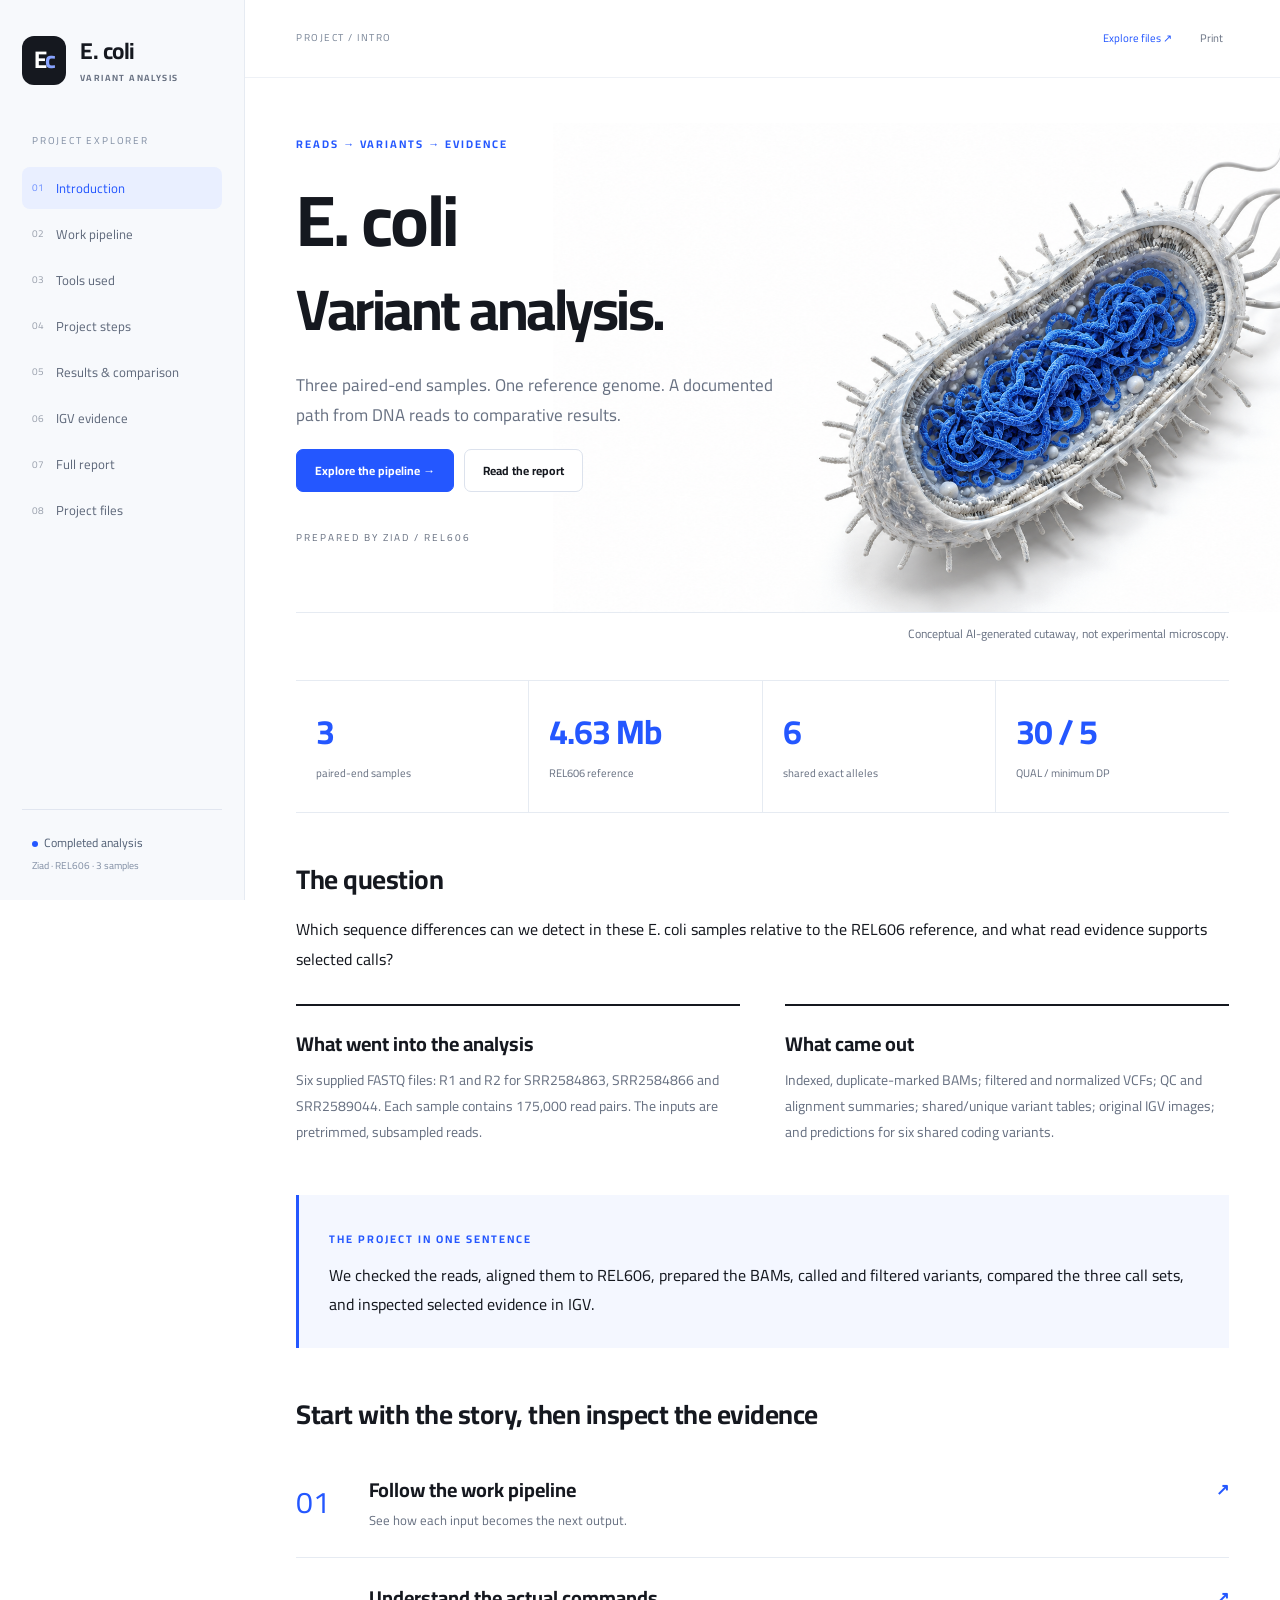
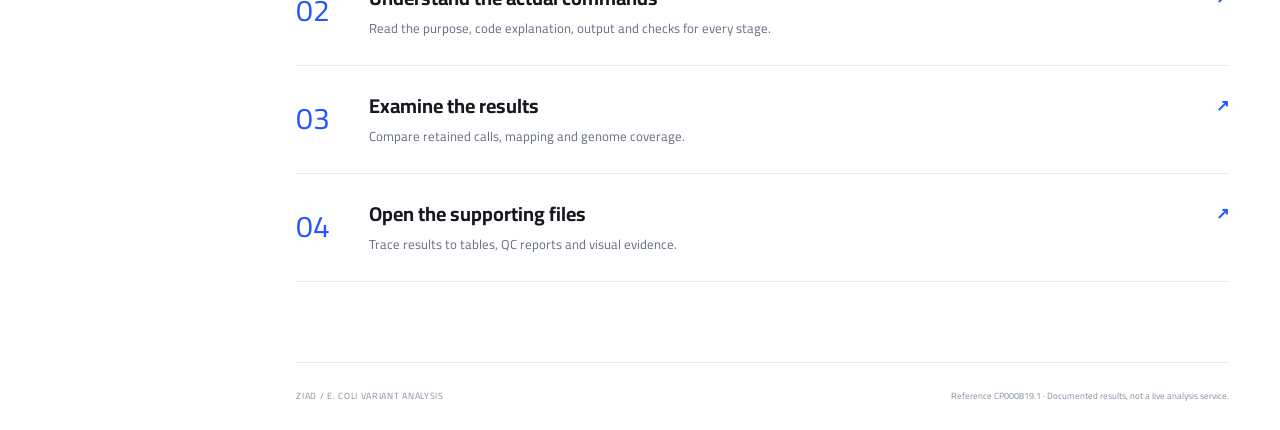
<file: index .html>
<!DOCTYPE html><html lang="en"><head><meta charset="UTF-8"><meta name="viewport" content="width=device-width, initial-scale=1"><meta name="description" content="A documented E. coli variant analysis project: paired-end reads, REL606 alignment, variant calling, comparison and read evidence."><title>E. coli | Variant Analysis · Ziad</title><link rel="icon" href="assets/images/favicon.svg" type="image/svg+xml"><link rel="stylesheet" href="assets/site.css"></head><body><a class="skip" href="#content">Skip to content</a><div class="mobile-shade" data-close-menu></div><aside id="sidebar"><a class="brand" href="#intro"><span class="brand-mark">E<span>c</span></span><span>E. coli<small>VARIANT ANALYSIS</small></span></a><div class="sidebar-label">PROJECT EXPLORER</div><nav aria-label="Main navigation"><a href="#intro" data-nav="intro"><span class="nav-no">01</span>Introduction</a><a href="#workflow" data-nav="workflow"><span class="nav-no">02</span>Work pipeline</a><a href="#tools" data-nav="tools"><span class="nav-no">03</span>Tools used</a><a href="#steps" data-nav="steps"><span class="nav-no">04</span>Project steps</a><a href="#results" data-nav="results"><span class="nav-no">05</span>Results & comparison</a><a href="#evidence" data-nav="evidence"><span class="nav-no">06</span>IGV evidence</a><a href="#report" data-nav="report"><span class="nav-no">07</span>Full report</a><a href="#files" data-nav="files"><span class="nav-no">08</span>Project files</a></nav><div class="sidebar-bottom"><span class="dot"></span>Completed analysis<br><small>Ziad · REL606 · 3 samples</small></div></aside><div class="shell"><header class="topbar"><button id="menu" aria-label="Open navigation" aria-expanded="false">☰</button><span id="breadcrumb">PROJECT / INTRODUCTION</span><div><a href="#files">Explore files ↗</a><button id="print" class="iconbtn" title="Print current page">Print</button></div></header><main id="content" tabindex="-1"><section class="page" data-page="intro"><div class="hero"><div class="hero-copy"><span class="eyebrow">READS → VARIANTS → EVIDENCE</span><h1>E. coli<br><span>Variant analysis.</span></h1><p class="lead">Three paired-end samples. One reference genome. A documented path from DNA reads to comparative results.</p><div class="actions"><a class="btn" href="#workflow">Explore the pipeline →</a><a class="btn subtle" href="#report">Read the report</a></div><p class="hero-meta">PREPARED BY ZIAD / REL606</p></div><img src="assets/images/ecoli-cutaway.png" alt="Conceptual cutaway of an E. coli bacterium with blue DNA"></div><p class="caption">Conceptual AI-generated cutaway, not experimental microscopy.</p><div class="stat-row"><div><strong>3</strong><span>paired-end samples</span></div><div><strong>4.63 Mb</strong><span>REL606 reference</span></div><div><strong>6</strong><span>shared exact alleles</span></div><div><strong>30 / 5</strong><span>QUAL / minimum DP</span></div></div><h2>The question</h2><p>Which sequence differences can we detect in these E. coli samples relative to the REL606 reference, and what read evidence supports selected calls?</p><div class="two-col"><div><h3>What went into the analysis</h3><p>Six supplied FASTQ files: R1 and R2 for SRR2584863, SRR2584866 and SRR2589044. Each sample contains 175,000 read pairs. The inputs are pretrimmed, subsampled reads.</p></div><div><h3>What came out</h3><p>Indexed, duplicate-marked BAMs; filtered and normalized VCFs; QC and alignment summaries; shared/unique variant tables; original IGV images; and predictions for six shared coding variants.</p></div></div><div class="result-note"><span class="eyebrow">THE PROJECT IN ONE SENTENCE</span><p>We checked the reads, aligned them to REL606, prepared the BAMs, called and filtered variants, compared the three call sets, and inspected selected evidence in IGV.</p></div><h2>Start with the story, then inspect the evidence</h2><a class="chapter" href="#workflow"><span>01</span><div><h3>Follow the work pipeline</h3><p>See how each input becomes the next output.</p></div><b>↗</b></a><a class="chapter" href="#steps"><span>02</span><div><h3>Understand the actual commands</h3><p>Read the purpose, code explanation, output and checks for every stage.</p></div><b>↗</b></a><a class="chapter" href="#results"><span>03</span><div><h3>Examine the results</h3><p>Compare retained calls, mapping and genome coverage.</p></div><b>↗</b></a><a class="chapter" href="#files"><span>04</span><div><h3>Open the supporting files</h3><p>Trace results to tables, QC reports and visual evidence.</p></div><b>↗</b></a></section><section class="page" data-page="workflow" hidden><span class="eyebrow">THE COMPLETE DEPENDENCY ORDER</span><h1>Work pipeline</h1><p class="lead">Click any stage to open its explanation, commands, outputs and evidence. The alignment and calling stages apply to all three samples.</p><div class="workflow"><a class="flow-stage" href="#step/01_Setup"><span>01</span><div><h3>Environment and project setup</h3><p>Conda / mkdir</p><small>Existing tools → Project folders</small></div><b>↓</b></a><a class="flow-stage" href="#step/02_Reads"><span>02</span><div><h3>Download and inspect reads</h3><p>curl / tar</p><small>Figshare archive → 6 FASTQ files</small></div><b>↓</b></a><a class="flow-stage" href="#step/03_QC"><span>03</span><div><h3>Read quality control with FastQC and MultiQC</h3><p>FastQC / MultiQC</p><small>6 FASTQ files → QC reports</small></div><b>↓</b></a><a class="flow-stage" href="#step/04_Reference"><span>04</span><div><h3>Reference genome and indexes</h3><p>BWA index / faidx</p><small>REL606 download → FASTA + indexes</small></div><b>↓</b></a><a class="flow-stage" href="#step/05_Alignment"><span>05</span><div><h3>Read alignment with BWA</h3><p>bwa mem</p><small>R1 + R2 + FASTA → SAM alignment</small></div><b>↓</b></a><a class="flow-stage" href="#step/06_BAM"><span>06</span><div><h3>BAM processing and duplicate marking</h3><p>SAMtools processing</p><small>SAM alignment → Indexed marked BAM</small></div><b>↓</b></a><a class="flow-stage" href="#step/07_Alignment_QC"><span>07</span><div><h3>Alignment quality and coverage</h3><p>flagstat / coverage</p><small>Final BAM → Mapping + coverage tables</small></div><b>↓</b></a><a class="flow-stage" href="#step/08_Calling"><span>08</span><div><h3>Variant calling</h3><p>mpileup / call</p><small>BAM + reference → Raw VCF</small></div><b>↓</b></a><a class="flow-stage" href="#step/09_Filtering"><span>09</span><div><h3>Filtering, compression and indexing</h3><p>VCFtools / index</p><small>Raw VCF → Filtered indexed VCF</small></div><b>↓</b></a><a class="flow-stage" href="#step/10_Statistics"><span>10</span><div><h3>Variant classification and statistics</h3><p>stats / query</p><small>Filtered VCF → Variant counts</small></div><b>↓</b></a><a class="flow-stage" href="#step/11_Normalization"><span>11</span><div><h3>Variant representation normalization</h3><p>bcftools norm</p><small>Filtered VCF + FASTA → Normalized VCF</small></div><b>↓</b></a><a class="flow-stage" href="#step/12_Comparison"><span>12</span><div><h3>Shared variants and filtering effects</h3><p>bcftools isec</p><small>Normalized VCFs → Shared + unique sets</small></div><b>↓</b></a><a class="flow-stage" href="#step/13_IGV"><span>13</span><div><h3>Visual review in IGV</h3><p>IGV</p><small>BAM + VCF + FASTA → Read evidence images</small></div><b>↓</b></a><a class="flow-stage" href="#step/14_Coverage_Gap"><span>14</span><div><h3>Coverage-gap investigation</h3><p>depth / awk / IGV</p><small>Final BAM → Coverage-gap evidence</small></div><b>↓</b></a><a class="flow-stage" href="#step/16_Gene_Annotation"><span>15</span><div><h3>Gene annotation of shared variants</h3><p>awk overlap</p><small>Shared calls + GFF → Gene summary</small></div><b>↓</b></a><a class="flow-stage" href="#step/17_Protein_Effects"><span>16</span><div><h3>Predicted coding effects</h3><p>faidx / codon checks</p><small>CDS + sequence → Predicted effects</small></div><b>↓</b></a><a class="flow-stage" href="#step/15_Reporting"><span>17</span><div><h3>Reporting and submission</h3><p>Report / figures</p><small>Verified outputs → Submission package</small></div><b>↓</b></a></div><div class="note"><strong>Annotation scope</strong><p>Gene overlap and manual coding-effect predictions were added for the six shared variants. SnpEff has not been run and no SnpEff HTML output is claimed.</p></div></section><section class="page" data-page="tools" hidden><span class="eyebrow">THE TOOLKIT</span><h1>Tools used</h1><p class="lead">Each tool has a specific job. Open its workflow stage to see the command and the files it produced.</p><div class="tool-grid"><article class="tool"><div class="tool-index">01</div><h2>Conda / Bash</h2><span class="pill">Existing ecoli environment</span><p>Project setup and command execution</p><div class="actions"><a class="textlink" href="#step/01_Setup">Commands & outputs →</a><a class="textlink muted" href="https://docs.conda.io/" target="_blank" rel="noopener">Documentation ↗</a></div></article><article class="tool"><div class="tool-index">02</div><h2>curl / tar / gzip</h2><span class="pill">System utilities</span><p>Download, extract and check compressed files</p><div class="actions"><a class="textlink" href="#step/02_Reads">Commands & outputs →</a><a class="textlink muted" href="https://www.gnu.org/software/tar/" target="_blank" rel="noopener">Documentation ↗</a></div></article><article class="tool"><div class="tool-index">03</div><h2>FastQC</h2><span class="pill">0.13.0</span><p>Assess each FASTQ without changing reads</p><div class="actions"><a class="textlink" href="#step/03_QC">Commands & outputs →</a><a class="textlink muted" href="https://www.bioinformatics.babraham.ac.uk/projects/fastqc/" target="_blank" rel="noopener">Documentation ↗</a></div></article><article class="tool"><div class="tool-index">04</div><h2>MultiQC</h2><span class="pill">1.35</span><p>Aggregate the six FastQC reports</p><div class="actions"><a class="textlink" href="#step/03_QC">Commands & outputs →</a><a class="textlink muted" href="https://docs.seqera.io/multiqc" target="_blank" rel="noopener">Documentation ↗</a></div></article><article class="tool"><div class="tool-index">05</div><h2>BWA-MEM</h2><span class="pill">0.7.19</span><p>Align paired-end reads against REL606</p><div class="actions"><a class="textlink" href="#step/05_Alignment">Commands & outputs →</a><a class="textlink muted" href="https://bio-bwa.sourceforge.net/bwa.shtml" target="_blank" rel="noopener">Documentation ↗</a></div></article><article class="tool"><div class="tool-index">06</div><h2>SAMtools</h2><span class="pill">1.24</span><p>Process BAM, calculate metrics and retrieve sequence</p><div class="actions"><a class="textlink" href="#step/06_BAM">Commands & outputs →</a><a class="textlink muted" href="https://www.htslib.org/doc/samtools.html" target="_blank" rel="noopener">Documentation ↗</a></div></article><article class="tool"><div class="tool-index">07</div><h2>BCFtools</h2><span class="pill">1.24</span><p>Call, normalize, count and compare variants</p><div class="actions"><a class="textlink" href="#step/08_Calling">Commands & outputs →</a><a class="textlink muted" href="https://www.htslib.org/doc/bcftools.html" target="_blank" rel="noopener">Documentation ↗</a></div></article><article class="tool"><div class="tool-index">08</div><h2>VCFtools</h2><span class="pill">0.1.17</span><p>Filter on QUAL, genotype depth and missingness</p><div class="actions"><a class="textlink" href="#step/09_Filtering">Commands & outputs →</a><a class="textlink muted" href="https://vcftools.github.io/man_latest.html" target="_blank" rel="noopener">Documentation ↗</a></div></article><article class="tool"><div class="tool-index">09</div><h2>IGV</h2><span class="pill">Version not recorded</span><p>Inspect read support and save evidence images</p><div class="actions"><a class="textlink" href="#step/13_IGV">Commands & outputs →</a><a class="textlink muted" href="https://igv.org/doc/desktop/" target="_blank" rel="noopener">Documentation ↗</a></div></article><article class="tool"><div class="tool-index">10</div><h2>awk</h2><span class="pill">System utility</span><p>Tabular counts, intervals and GFF overlap</p><div class="actions"><a class="textlink" href="#step/16_Gene_Annotation">Commands & outputs →</a><a class="textlink muted" href="https://www.gnu.org/software/gawk/manual/" target="_blank" rel="noopener">Documentation ↗</a></div></article></div><div class="note"><strong>Installed does not mean used.</strong><p>Trimmomatic 0.41 was available in the environment but no additional trimming was performed. SnpEff was not part of the completed analysis.</p></div></section><section class="page" data-page="steps" hidden><span class="eyebrow">STEP-BY-STEP DOCUMENTATION</span><h1>Project steps</h1><p class="lead">Every stage includes its purpose, illustrated input/output flow, actual command examples, code explanation, results and related files.</p><div class="step-grid"><a class="step-card" href="#step/01_Setup"><span>01</span><h2>Environment and project setup</h2><p>Activate the project environment, check course tools and organize files.</p><small>Conda / mkdir →</small></a><a class="step-card" href="#step/02_Reads"><span>02</span><h2>Download and inspect reads</h2><p>Obtain the training subset and inspect the pre-trimmed, subsampled reads.</p><small>curl / tar →</small></a><a class="step-card" href="#step/03_QC"><span>03</span><h2>Read quality control with FastQC and MultiQC</h2><p>Assess base quality, adapters and biases across all six input files.</p><small>FastQC / MultiQC →</small></a><a class="step-card" href="#step/04_Reference"><span>04</span><h2>Reference genome and indexes</h2><p>Prepare REL606 for alignment and variant calling.</p><small>BWA index / faidx →</small></a><a class="step-card" href="#step/05_Alignment"><span>05</span><h2>Read alignment with BWA</h2><p>Align paired-end reads and assign read-group/sample metadata.</p><small>bwa mem →</small></a><a class="step-card" href="#step/06_BAM"><span>06</span><h2>BAM processing and duplicate marking</h2><p>Repair mate information, sort alignments, mark duplicates and index BAM.</p><small>SAMtools processing →</small></a><a class="step-card" href="#step/07_Alignment_QC"><span>07</span><h2>Alignment quality and coverage</h2><p>Measure mapping, proper pairing, breadth of coverage and mean depth.</p><small>flagstat / coverage →</small></a><a class="step-card" href="#step/08_Calling"><span>08</span><h2>Variant calling</h2><p>Generate raw variant-only VCF files using a haploid calling model.</p><small>mpileup / call →</small></a><a class="step-card" href="#step/09_Filtering"><span>09</span><h2>Filtering, compression and indexing</h2><p>Apply consistent quality and genotype-depth thresholds.</p><small>VCFtools / index →</small></a><a class="step-card" href="#step/10_Statistics"><span>10</span><h2>Variant classification and statistics</h2><p>Count retained variant types and save statistical summaries.</p><small>stats / query →</small></a><a class="step-card" href="#step/11_Normalization"><span>11</span><h2>Variant representation normalization</h2><p>Left-align and normalize indel representations before matching REF/ALT.</p><small>bcftools norm →</small></a><a class="step-card" href="#step/12_Comparison"><span>12</span><h2>Shared variants and filtering effects</h2><p>Compare exact site/REF/ALT matches and inspect raw calls.</p><small>bcftools isec →</small></a><a class="step-card" href="#step/13_IGV"><span>13</span><h2>Visual review in IGV</h2><p>Inspect representative SNPs, the small deletion and filtering effects.</p><small>IGV →</small></a><a class="step-card" href="#step/14_Coverage_Gap"><span>14</span><h2>Coverage-gap investigation</h2><p>Identify zero-depth runs and inspect boundaries without assuming confirmed deletions.</p><small>depth / awk / IGV →</small></a><a class="step-card" href="#step/16_Gene_Annotation"><span>15</span><h2>Gene annotation of shared variants</h2><p>Identify which reference genes and coding regions contain the six shared variants.</p><small>awk overlap →</small></a><a class="step-card" href="#step/17_Protein_Effects"><span>16</span><h2>Predicted coding effects</h2><p>Use the coding strand and CDS coordinates to predict the local sequence consequence of each shared variant.</p><small>faidx / codon checks →</small></a><a class="step-card" href="#step/15_Reporting"><span>17</span><h2>Reporting and submission</h2><p>Assemble a traceable submission with alignments, variants, reports and selected read evidence.</p><small>Report / figures →</small></a></div></section><section class="page" data-page="step/01_Setup" hidden><div class="step-top"><span class="eyebrow">STEP 01 / 17</span><h1>Environment and project setup</h1><p class="lead">Activate the project environment, check course tools and organize files.</p></div><div class="io-flow" aria-label="Inputs processing and outputs"><div><small>INPUT</small><strong>Existing tools</strong></div><span aria-hidden="true">→</span><div><small>TOOL / ACTION</small><strong>Conda / mkdir</strong></div><span aria-hidden="true">→</span><div><small>OUTPUT</small><strong>Project folders</strong></div></div><h2>What we did and why</h2><p>Activate the project environment, check course tools and organize files. Installation was completed earlier. Trimmomatic was not used for additional trimming. Commands document the implemented workflow, with repeated per-sample commands consolidated into loops; this is not a verbatim terminal log. Existing completed results do not need to be regenerated.</p><h2>Commands used</h2><p class="muted">Commands document the completed analysis. Shell loops apply the same procedure to each sample. They do not run in this website.</p><div class="codebox"><div class="codebar"><span>BASH · documented commands</span><button data-copy="01_Setup">Copy code</button></div><pre><code>conda<span class="w"> </span>activate<span class="w"> </span>ecoli
<span class="nb">cd</span><span class="w"> </span>~/ecoli_variant_project
conda<span class="w"> </span>list<span class="w"> </span><span class="p">|</span><span class="w"> </span>grep<span class="w"> </span>-Ei<span class="w"> </span><span class="s1">'^(fastqc|multiqc|trimmomatic|bwa|samtools|bcftools|vcftools|igv)[[:space:]]'</span>
mkdir<span class="w"> </span>-p<span class="w"> </span>data/reads<span class="w"> </span>data/ref_genome<span class="w"> </span>results/trimmed<span class="w"> </span>results/bam<span class="w"> </span>results/vcf<span class="w"> </span>results/qc/raw<span class="w"> </span>results/qc/trimmed<span class="w"> </span>reports
df<span class="w"> </span>-h<span class="w"> </span>.
</code></pre></div><h2>Understand the code</h2><div class="explanations"><div><code>conda activate ecoli</code><p>Activates the existing ecoli Conda environment so commands resolve to its installed tools and libraries. The (ecoli) prompt indicates activation, but does not independently verify tool versions. It does not create an environment.</p></div><div><code>cd ~/ecoli_variant_project</code><p>cd changes the working directory. ~ expands to the current user’s home, here /home/ziad. Relative paths such as data/reads then start inside the project. Check pwd if uncertain; running from another directory can produce File not found.</p></div><div><code>conda list | grep -Ei ...</code><p>conda list lists packages in the active environment. The pipe feeds that text to grep. -E enables extended regular expressions; -i ignores case. ^ matches line start; the parenthesized names separated by | select any listed tool, and [[:space:]] requires whitespace after its name. This checks package entries, not program execution.</p></div><div><code>mkdir -p ...</code><p>mkdir creates directories. -p creates missing parents and tolerates existing directories. Separating reads, reference, BAM, VCF, QC and reports makes inputs/outputs explicit. Directory existence alone does not establish successful results.</p></div><div><code>df -h .</code><p>df reports space on the filesystem containing the current directory, denoted by a dot. -h uses readable units. Check Avail before producing SAM/BAM files or downloading data. This does not measure the project directory’s size.</p></div></div><h2>Result and evidence</h2><div class="result-note"><span class="eyebrow">OBSERVED RESULT</span><p>Environment ecoli: BWA 0.7.19; SAMtools and bcftools 1.24; FastQC 0.13.0; MultiQC 1.35; Trimmomatic 0.41; VCFtools 0.1.17.</p></div><h2>Output files</h2><p class="muted">Open an included report, preview a text table, or download the original file. Expected files awaiting addition are labeled explicitly.</p><div class="filelist"></div><details class="check"><summary>How we checked this step</summary><p>Check: (ecoli) prompt, package versions and correct working directory. If activation fails, use a Conda-initialized shell. An installed package name alone is not a successful execution test.</p></details><div class="step-nav"><a class="btn subtle" href="#workflow">View workflow</a><a class="btn" href="#step/02_Reads">Next step →</a></div></section><section class="page" data-page="step/02_Reads" hidden><div class="step-top"><span class="eyebrow">STEP 02 / 17</span><h1>Download and inspect reads</h1><p class="lead">Obtain the training subset and inspect the pre-trimmed, subsampled reads.</p></div><div class="io-flow" aria-label="Inputs processing and outputs"><div><small>INPUT</small><strong>Figshare archive</strong></div><span aria-hidden="true">→</span><div><small>TOOL / ACTION</small><strong>curl / tar</strong></div><span aria-hidden="true">→</span><div><small>OUTPUT</small><strong>6 FASTQ files</strong></div></div><h2>What we did and why</h2><p>Obtain the training subset and inspect the pre-trimmed, subsampled reads. The trim.sub files are already trimmed and subsampled, not the complete SRA runs. File sizes are approximately 53–58 MB.</p><h2>Commands used</h2><p class="muted">Commands document the completed analysis. Shell loops apply the same procedure to each sample. They do not run in this website.</p><div class="codebox"><div class="codebar"><span>BASH · documented commands</span><button data-copy="02_Reads">Copy code</button></div><pre><code>curl<span class="w"> </span>-fL<span class="w"> </span>-o<span class="w"> </span>data/reads/sub.tar.gz<span class="w"> </span>https://ndownloader.figshare.com/files/14418248
tar<span class="w"> </span>-tzf<span class="w"> </span>data/reads/sub.tar.gz
tar<span class="w"> </span>-xzf<span class="w"> </span>data/reads/sub.tar.gz<span class="w"> </span>-C<span class="w"> </span>data/reads
ls<span class="w"> </span>-lh<span class="w"> </span>data/reads/sub/*.fastq
head<span class="w"> </span>-n<span class="w"> </span><span class="m">8</span><span class="w"> </span>data/reads/sub/SRR2584863_1.trim.sub.fastq
</code></pre></div><h2>Understand the code</h2><div class="explanations"><div><code>curl -fL -o data/reads/sub.tar.gz URL</code><p>curl downloads the resource. -f returns failure for HTTP errors such as 404 rather than treating an error page as data; -L follows redirects; -o sets the destination filename. It does not unpack or validate FASTQ contents. Reusing an output name may overwrite it.</p></div><div><code>tar -tzf data/reads/sub.tar.gz</code><p>tar handles the archive. -t lists entries without extraction, -z handles gzip compression and -f selects the archive. Six FASTQ names appeared under sub/. Listing checks archive readability and names, not every FASTQ record.</p></div><div><code>tar -xzf ... -C data/reads</code><p>-x extracts entries; -C selects data/reads as the extraction directory. The archive’s sub/ prefix produces data/reads/sub/*.fastq. -C does not change the terminal’s working directory after completion.</p></div><div><code>ls -lh data/reads/sub/*.fastq</code><p>The shell expands * to matching FASTQ filenames. ls -l shows details and -h readable sizes. Each run should have R1 and R2. Matching names and nonzero sizes are an initial check, not proof that every paired record is synchronized.</p></div><div><code>head -n 8 ...fastq</code><p>head displays eight lines, representing two standard four-line FASTQ records: @identifier, sequence, + separator and quality string. Sequence and quality lengths should agree for each read. This preview does not validate the rest of the file.</p></div></div><h2>Result and evidence</h2><div class="result-note"><span class="eyebrow">OBSERVED RESULT</span><p>Six FASTQ files for SRR2584863, SRR2584866 and SRR2589044. Each file contains 175,000 reads; each sample contains 175,000 read pairs.</p></div><h2>Output files</h2><p class="muted">Open an included report, preview a text table, or download the original file. Expected files awaiting addition are labeled explicitly.</p><div class="filelist"><article class="filecard" data-file="0"><div><span class="status pending">Awaiting project file</span><code>data/reads/sub/SRR2584863_1.trim.sub.fastq</code><small>Inputs · Paired-end input reads; add only if distributing input data.</small></div><div class="actions"></div></article><article class="filecard" data-file="1"><div><span class="status pending">Awaiting project file</span><code>data/reads/sub/SRR2584863_2.trim.sub.fastq</code><small>Inputs · Paired-end input reads; add only if distributing input data.</small></div><div class="actions"></div></article><article class="filecard" data-file="2"><div><span class="status pending">Awaiting project file</span><code>data/reads/sub/SRR2584866_1.trim.sub.fastq</code><small>Inputs · Paired-end input reads; add only if distributing input data.</small></div><div class="actions"></div></article><article class="filecard" data-file="3"><div><span class="status pending">Awaiting project file</span><code>data/reads/sub/SRR2584866_2.trim.sub.fastq</code><small>Inputs · Paired-end input reads; add only if distributing input data.</small></div><div class="actions"></div></article><article class="filecard" data-file="4"><div><span class="status pending">Awaiting project file</span><code>data/reads/sub/SRR2589044_1.trim.sub.fastq</code><small>Inputs · Paired-end input reads; add only if distributing input data.</small></div><div class="actions"></div></article><article class="filecard" data-file="5"><div><span class="status pending">Awaiting project file</span><code>data/reads/sub/SRR2589044_2.trim.sub.fastq</code><small>Inputs · Paired-end input reads; add only if distributing input data.</small></div><div class="actions"></div></article></div><details class="check"><summary>How we checked this step</summary><p>Check: six FASTQ files, two per run, with successful archive listing/extraction. HTTP or unreadable-archive errors require download review before proceeding; do not arbitrarily exchange R1/R2 names.</p></details><div class="step-nav"><a class="btn subtle" href="#step/01_Setup">← Previous step</a><a class="btn" href="#step/03_QC">Next step →</a></div></section><section class="page" data-page="step/03_QC" hidden><div class="step-top"><span class="eyebrow">STEP 03 / 17</span><h1>Read quality control with FastQC and MultiQC</h1><p class="lead">Assess base quality, adapters and biases across all six input files.</p></div><div class="io-flow" aria-label="Inputs processing and outputs"><div><small>INPUT</small><strong>6 FASTQ files</strong></div><span aria-hidden="true">→</span><div><small>TOOL / ACTION</small><strong>FastQC / MultiQC</strong></div><span aria-hidden="true">→</span><div><small>OUTPUT</small><strong>QC reports</strong></div></div><h2>What we did and why</h2><p>Assess base quality, adapters and biases across all six input files. FastQC 0.13 accepts --outdir; the attempted -o option failed. The MultiQC command is an equivalent invocation; its original command line was not retained in the bundle. Here raw names the analysis input, which is already trimmed. Mean Q is not the quality of every base. A GC warning alone does not establish contamination; the base-composition bias remains unexplained.</p><h2>Commands used</h2><p class="muted">Commands document the completed analysis. Shell loops apply the same procedure to each sample. They do not run in this website.</p><div class="codebox"><div class="codebar"><span>BASH · documented commands</span><button data-copy="03_QC">Copy code</button></div><pre><code>fastqc<span class="w"> </span>-t<span class="w"> </span><span class="m">2</span><span class="w"> </span>--outdir<span class="w"> </span>results/qc/raw<span class="w"> </span>data/reads/sub/*.fastq
multiqc<span class="w"> </span>results/qc/raw<span class="w"> </span>--outdir<span class="w"> </span>results/qc/raw
</code></pre></div><h2>Understand the code</h2><div class="explanations"><div><code>fastqc -t 2 --outdir results/qc/raw .../*.fastq</code><p>fastqc analyzes each matched file independently. -t 2 allows two input files to be processed concurrently; it does not combine R1/R2 into one biological sample. --outdir selects the HTML/ZIP report directory, which must exist. Output names derive from FASTQ filenames.</p></div><div><code>multiqc results/qc/raw --outdir results/qc/raw</code><p>MultiQC scans the directory for supported tool results and aggregates them into one report. --outdir sets the destination for multiqc_report.html. It does not reanalyze reads, trim them or align them. Avoid overwriting an earlier report unnecessarily.</p></div><div><code>Why --outdir?</code><p>The earlier -o attempt failed with FastQC 0.13 and did not produce QC results. The documented command uses --outdir. Analysis complete messages and resulting HTML/ZIP files indicate processing completed; assessing PASS/WARN/FAIL is a separate step.</p></div><div><code>What do statuses mean?</code><p>Statuses apply to different checks, not to a single overall sample validity score. Good base quality does not remove composition bias. Variable-length warnings are compatible with prior trimming; the actual bias mechanism was not established. Record warnings rather than automatically trimming solely because a module fails.</p></div><div><code>Cross-checking both reports</code><p>The individual FastQC report details 4863_R2; MultiQC summarizes the same analysis alongside five other files. These are not independent experiments. All eleven module statuses match, as do 175,000 reads and 50% GC. The individual report displays mean length as 123 bp, versus 123.85 bp in the more precise MultiQC data.</p></div></div><h2>Result and evidence</h2><div class="result-note"><span class="eyebrow">OBSERVED RESULT</span><p>All files PASS per-base quality, per-sequence quality, tile quality, N content, duplication, overrepresented sequences and adapters. The lowest plotted mean quality is Q31.55. All files have 50% GC. All WARN for GC distribution and length distribution. Base composition FAILS in 4863_R2, 4866_R1 and 9044_R2, and WARNS in the others. Mean length is 123.85–139.50 bp; median length is 150 bp. FastQC duplication estimates are 7.31–9.05%.</p></div><figure><button class="image-button" data-image="assets/images/fastqc-base-quality.png" aria-label="Enlarge FastQC: per-base quality"><img src="assets/images/fastqc-base-quality.png" alt="FastQC: per-base quality" loading="lazy"></button><figcaption><strong>FastQC: per-base quality</strong><br>Original plot for SRR2584863 R2. Individual FastQC and combined MultiQC reports are linked below.</figcaption></figure><h2>Output files</h2><p class="muted">Open an included report, preview a text table, or download the original file. Expected files awaiting addition are labeled explicitly.</p><div class="filelist"><article class="filecard" data-file="66"><div><span class="status pending">Awaiting project file</span><code>results/qc/raw/SRR2584863_1.trim.sub_fastqc.html</code><small>QC · Individual FastQC report.</small></div><div class="actions"></div></article><article class="filecard" data-file="67"><div><span class="status yes">Included</span><code>results/qc/raw/SRR2584863_2.trim.sub_fastqc.html</code><small>QC · 188.8 KB</small></div><div class="actions"><a class="btn small subtle" href="results/qc/raw/SRR2584863_2.trim.sub_fastqc.html" target="_blank" rel="noopener">View</a><a class="btn small" href="results/qc/raw/SRR2584863_2.trim.sub_fastqc.html" download>Download</a></div></article><article class="filecard" data-file="68"><div><span class="status pending">Awaiting project file</span><code>results/qc/raw/SRR2584866_1.trim.sub_fastqc.html</code><small>QC · Individual FastQC report.</small></div><div class="actions"></div></article><article class="filecard" data-file="69"><div><span class="status pending">Awaiting project file</span><code>results/qc/raw/SRR2584866_2.trim.sub_fastqc.html</code><small>QC · Individual FastQC report.</small></div><div class="actions"></div></article><article class="filecard" data-file="70"><div><span class="status pending">Awaiting project file</span><code>results/qc/raw/SRR2589044_1.trim.sub_fastqc.html</code><small>QC · Individual FastQC report.</small></div><div class="actions"></div></article><article class="filecard" data-file="71"><div><span class="status pending">Awaiting project file</span><code>results/qc/raw/SRR2589044_2.trim.sub_fastqc.html</code><small>QC · Individual FastQC report.</small></div><div class="actions"></div></article><article class="filecard" data-file="72"><div><span class="status yes">Included</span><code>results/qc/raw/multiqc_report.html</code><small>QC · 2,298.8 KB</small></div><div class="actions"><a class="btn small subtle" href="results/qc/raw/multiqc_report.html" target="_blank" rel="noopener">View</a><a class="btn small" href="results/qc/raw/multiqc_report.html" download>Download</a></div></article></div><details class="check"><summary>How we checked this step</summary><p>Check: per-file HTML/ZIP reports and six MultiQC entries. File not found suggests a path issue; the unsupported -o option was corrected to --outdir. PASS applies to a module, not the whole project.</p></details><div class="step-nav"><a class="btn subtle" href="#step/02_Reads">← Previous step</a><a class="btn" href="#step/04_Reference">Next step →</a></div></section><section class="page" data-page="step/04_Reference" hidden><div class="step-top"><span class="eyebrow">STEP 04 / 17</span><h1>Reference genome and indexes</h1><p class="lead">Prepare REL606 for alignment and variant calling.</p></div><div class="io-flow" aria-label="Inputs processing and outputs"><div><small>INPUT</small><strong>REL606 download</strong></div><span aria-hidden="true">→</span><div><small>TOOL / ACTION</small><strong>BWA index / faidx</strong></div><span aria-hidden="true">→</span><div><small>OUTPUT</small><strong>FASTA + indexes</strong></div></div><h2>What we did and why</h2><p>Prepare REL606 for alignment and variant calling. gzip -t is silent on success. The HTTPS command downloads the same reference specified in the assignment; the original download command was not embedded in FASTA. Use the identical reference throughout.</p><h2>Commands used</h2><p class="muted">Commands document the completed analysis. Shell loops apply the same procedure to each sample. They do not run in this website.</p><div class="codebox"><div class="codebar"><span>BASH · documented commands</span><button data-copy="04_Reference">Copy code</button></div><pre><code>curl<span class="w"> </span>-fL<span class="w"> </span>-o<span class="w"> </span>data/ref_genome/ecoli_rel606.fasta.gz<span class="w"> </span>https://ftp.ncbi.nlm.nih.gov/genomes/all/GCA/000/017/985/GCA_000017985.1_ASM1798v1/GCA_000017985.1_ASM1798v1_genomic.fna.gz
gzip<span class="w"> </span>-t<span class="w"> </span>data/ref_genome/ecoli_rel606.fasta.gz
gunzip<span class="w"> </span>-k<span class="w"> </span>data/ref_genome/ecoli_rel606.fasta.gz
head<span class="w"> </span>-n<span class="w"> </span><span class="m">5</span><span class="w"> </span>data/ref_genome/ecoli_rel606.fasta
bwa<span class="w"> </span>index<span class="w"> </span>data/ref_genome/ecoli_rel606.fasta
samtools<span class="w"> </span>faidx<span class="w"> </span>data/ref_genome/ecoli_rel606.fasta
ls<span class="w"> </span>-lh<span class="w"> </span>data/ref_genome
</code></pre></div><h2>Understand the code</h2><div class="explanations"><div><code>curl -fL -o ...fasta.gz URL</code><p>Uses the previously explained curl options. The source is assembly GCA_000017985.1; fna denotes nucleotide FASTA. The local ecoli_rel606 filename is a convenient label and does not change sequence identity.</p></div><div><code>gzip -t ...fasta.gz</code><p>-t tests gzip integrity without creating an uncompressed FASTA. Silence with successful exit status means the compressed stream passed. It does not confirm strain identity or every base.</p></div><div><code>gunzip -k ...fasta.gz</code><p>gunzip decompresses gzip; -k keeps the compressed source and creates ecoli_rel606.fasta. Compression is not an alignment index. An existing output may trigger an overwrite question; there is no need to decompress again.</p></div><div><code>head -n 5 ...fasta</code><p>Shows the &gt;header and sequence beginning. CP000819.1 is the contig name used in BAM, VCF and IGV; consistent naming is essential. FASTA does not contain per-base quality scores like FASTQ.</p></div><div><code>bwa index ...fasta</code><p>Builds index structures that let BWA search for read placements efficiently. Outputs include amb, ann, bwt, pac and sa files. It does not align reads or produce BAM. Build it before bwa mem on the same reference.</p></div><div><code>samtools faidx ...fasta</code><p>Creates fasta.fai containing sequence names, lengths and access offsets for rapid region retrieval. It serves reference access by downstream tools. It is distinct from BWA indexes and the BAM .bai index.</p></div><div><code>ls -lh data/ref_genome</code><p>Confirms the FASTA, compressed source and indexes are present. Keep them together. If the FASTA changes, old indexes may become invalid and should be regenerated for the new reference.</p></div></div><h2>Result and evidence</h2><div class="result-note"><span class="eyebrow">OBSERVED RESULT</span><p>Reference CP000819.1, Escherichia coli B str. REL606; length 4,629,812 bases. BWA and FASTA indexes were created.</p></div><h2>Output files</h2><p class="muted">Open an included report, preview a text table, or download the original file. Expected files awaiting addition are labeled explicitly.</p><div class="filelist"><article class="filecard" data-file="6"><div><span class="status pending">Awaiting project file</span><code>data/ref_genome/ecoli_rel606.fasta</code><small>Inputs · Matching REL606 reference or index.</small></div><div class="actions"></div></article><article class="filecard" data-file="7"><div><span class="status pending">Awaiting project file</span><code>data/ref_genome/ecoli_rel606.fasta.amb</code><small>Inputs · Matching REL606 reference or index.</small></div><div class="actions"></div></article><article class="filecard" data-file="8"><div><span class="status pending">Awaiting project file</span><code>data/ref_genome/ecoli_rel606.fasta.ann</code><small>Inputs · Matching REL606 reference or index.</small></div><div class="actions"></div></article><article class="filecard" data-file="9"><div><span class="status pending">Awaiting project file</span><code>data/ref_genome/ecoli_rel606.fasta.bwt</code><small>Inputs · Matching REL606 reference or index.</small></div><div class="actions"></div></article><article class="filecard" data-file="10"><div><span class="status pending">Awaiting project file</span><code>data/ref_genome/ecoli_rel606.fasta.fai</code><small>Inputs · Matching REL606 reference or index.</small></div><div class="actions"></div></article><article class="filecard" data-file="11"><div><span class="status pending">Awaiting project file</span><code>data/ref_genome/ecoli_rel606.fasta.pac</code><small>Inputs · Matching REL606 reference or index.</small></div><div class="actions"></div></article><article class="filecard" data-file="12"><div><span class="status pending">Awaiting project file</span><code>data/ref_genome/ecoli_rel606.fasta.sa</code><small>Inputs · Matching REL606 reference or index.</small></div><div class="actions"></div></article><article class="filecard" data-file="13"><div><span class="status pending">Awaiting project file</span><code>data/ref_genome/ecoli_rel606.gff</code><small>Inputs · Matching NCBI annotation used for gene overlap.</small></div><div class="actions"></div></article></div><details class="check"><summary>How we checked this step</summary><p>Check: CP000819.1 header, BWA indexes and a FASTA.fai with the expected length. Missing indexes or inconsistent contig names prevent reliable reference use.</p></details><div class="step-nav"><a class="btn subtle" href="#step/03_QC">← Previous step</a><a class="btn" href="#step/05_Alignment">Next step →</a></div></section><section class="page" data-page="step/05_Alignment" hidden><div class="step-top"><span class="eyebrow">STEP 05 / 17</span><h1>Read alignment with BWA</h1><p class="lead">Align paired-end reads and assign read-group/sample metadata.</p></div><div class="io-flow" aria-label="Inputs processing and outputs"><div><small>INPUT</small><strong>R1 + R2 + FASTA</strong></div><span aria-hidden="true">→</span><div><small>TOOL / ACTION</small><strong>bwa mem</strong></div><span aria-hidden="true">→</span><div><small>OUTPUT</small><strong>SAM alignment</strong></div></div><h2>What we did and why</h2><p>Align paired-end reads and assign read-group/sample metadata. -t 2 uses two threads. The shell expands sample names and BWA interprets the 	 sequences in the read-group string. SAM is large; final alignments are retained as BAM.</p><h2>Commands used</h2><p class="muted">Commands document the completed analysis. Shell loops apply the same procedure to each sample. They do not run in this website.</p><div class="codebox"><div class="codebar"><span>BASH · documented commands</span><button data-copy="05_Alignment">Copy code</button></div><pre><code><span class="k">for</span><span class="w"> </span>sample<span class="w"> </span><span class="k">in</span><span class="w"> </span>SRR2584863<span class="w"> </span>SRR2584866<span class="w"> </span>SRR2589044
<span class="k">do</span>
<span class="w">  </span>bwa<span class="w"> </span>mem<span class="w"> </span>-t<span class="w"> </span><span class="m">2</span><span class="w"> </span><span class="se">\</span>
<span class="w">    </span>-R<span class="w"> </span><span class="s2">"@RG\tID:</span><span class="si">${</span><span class="nv">sample</span><span class="si">}</span><span class="s2">\tSM:</span><span class="si">${</span><span class="nv">sample</span><span class="si">}</span><span class="s2">\tPL:ILLUMINA"</span><span class="w"> </span><span class="se">\</span>
<span class="w">    </span>data/ref_genome/ecoli_rel606.fasta<span class="w"> </span><span class="se">\</span>
<span class="w">    </span><span class="s2">"data/reads/sub/</span><span class="si">${</span><span class="nv">sample</span><span class="si">}</span><span class="s2">_1.trim.sub.fastq"</span><span class="w"> </span><span class="se">\</span>
<span class="w">    </span><span class="s2">"data/reads/sub/</span><span class="si">${</span><span class="nv">sample</span><span class="si">}</span><span class="s2">_2.trim.sub.fastq"</span><span class="w"> </span><span class="se">\</span>
<span class="w">    </span>&gt;<span class="w"> </span><span class="s2">"results/bam/</span><span class="si">${</span><span class="nv">sample</span><span class="si">}</span><span class="s2">.sam"</span>
<span class="k">done</span>
</code></pre></div><h2>Understand the code</h2><div class="explanations"><div><code>for sample in ...; do ...; done</code><p>The loop iterates over three run IDs. Each iteration assigns one ID to sample, changing R1, R2 and SAM paths. do starts the body and done ends it. ${sample} inserts the value into filenames; braces delimit the variable name.</p></div><div><code>bwa mem -t 2</code><p>mem selects BWA-MEM alignment for these reads. -t 2 uses two alignment threads. Alignment places reads on the reference; it does not itself validate genetic variants. Variant calling occurs later.</p></div><div><code>-R &quot;@RG\tID:${sample}\tSM:${sample}\tPL:ILLUMINA&quot;</code><p>-R adds a read-group header. ID identifies the group, SM names the sample and PL names the platform. BWA interprets 	 as tabs; double quotes allow ${sample} expansion. Giving all three runs the same SM would confuse sample identity downstream.</p></div><div><code>reference R1 R2</code><p>Positional arguments are reference FASTA, then R1 FASTQ, then R2 FASTQ. R1/R2 are paired ends; order and pair correspondence matter. The archived subsampled files are the inputs here.</p></div><div><code>&gt; &quot;results/bam/${sample}.sam&quot;</code><p>&gt; redirects stdout into SAM and overwrites an existing destination. BWA progress is normally sent to stderr, so it remains visible in the terminal. Real time indicates command completion; later BAM checks and flagstat assess output validity.</p></div><div><code>Backslash at line end</code><p>Continues the same shell command onto the next line; it must be the final character. It is not a BWA option or filename component. Losing it may cause a line to execute as an unintended separate command.</p></div></div><h2>Result and evidence</h2><div class="result-note"><span class="eyebrow">OBSERVED RESULT</span><p>One SAM file per sample. Each run has its own SM sample identifier and ILLUMINA platform.</p></div><h2>Output files</h2><p class="muted">Open an included report, preview a text table, or download the original file. Expected files awaiting addition are labeled explicitly.</p><div class="filelist"><article class="filecard" data-file="50"><div><span class="status pending">Awaiting project file</span><code>results/bam/SRR2584863.sam</code><small>Alignment · Original alignment data; add from the completed project.</small></div><div class="actions"></div></article><article class="filecard" data-file="57"><div><span class="status pending">Awaiting project file</span><code>results/bam/SRR2584866.sam</code><small>Alignment · Original alignment data; add from the completed project.</small></div><div class="actions"></div></article><article class="filecard" data-file="64"><div><span class="status pending">Awaiting project file</span><code>results/bam/SRR2589044.sam</code><small>Alignment · Original alignment data; add from the completed project.</small></div><div class="actions"></div></article></div><details class="check"><summary>How we checked this step</summary><p>Check: BWA completes and SAM contains header/records, followed by BAM quickcheck and flagstat. Closing the terminal or restarting during execution can leave partial files; existence alone does not prove completion.</p></details><div class="step-nav"><a class="btn subtle" href="#step/04_Reference">← Previous step</a><a class="btn" href="#step/06_BAM">Next step →</a></div></section><section class="page" data-page="step/06_BAM" hidden><div class="step-top"><span class="eyebrow">STEP 06 / 17</span><h1>BAM processing and duplicate marking</h1><p class="lead">Repair mate information, sort alignments, mark duplicates and index BAM.</p></div><div class="io-flow" aria-label="Inputs processing and outputs"><div><small>INPUT</small><strong>SAM alignment</strong></div><span aria-hidden="true">→</span><div><small>TOOL / ACTION</small><strong>SAMtools processing</strong></div><span aria-hidden="true">→</span><div><small>OUTPUT</small><strong>Indexed marked BAM</strong></div></div><h2>What we did and why</h2><p>Repair mate information, sort alignments, mark duplicates and index BAM. The collate→fixmate -m→coordinate sort order supports this markdup workflow. Duplicates are marked, not removed from BAM here. FastQC sequence duplication and alignment duplicate marking are different measurements.</p><h2>Commands used</h2><p class="muted">Commands document the completed analysis. Shell loops apply the same procedure to each sample. They do not run in this website.</p><div class="codebox"><div class="codebar"><span>BASH · documented commands</span><button data-copy="06_BAM">Copy code</button></div><pre><code><span class="k">for</span><span class="w"> </span>sample<span class="w"> </span><span class="k">in</span><span class="w"> </span>SRR2584863<span class="w"> </span>SRR2584866<span class="w"> </span>SRR2589044
<span class="k">do</span>
<span class="w">  </span>samtools<span class="w"> </span>view<span class="w"> </span>-b<span class="w"> </span>-o<span class="w"> </span><span class="s2">"results/bam/</span><span class="si">${</span><span class="nv">sample</span><span class="si">}</span><span class="s2">.bam"</span><span class="w"> </span><span class="s2">"results/bam/</span><span class="si">${</span><span class="nv">sample</span><span class="si">}</span><span class="s2">.sam"</span>
<span class="w">  </span>samtools<span class="w"> </span>quickcheck<span class="w"> </span>-v<span class="w"> </span><span class="s2">"results/bam/</span><span class="si">${</span><span class="nv">sample</span><span class="si">}</span><span class="s2">.bam"</span>
<span class="w">  </span>samtools<span class="w"> </span>collate<span class="w"> </span>-o<span class="w"> </span><span class="s2">"results/bam/</span><span class="si">${</span><span class="nv">sample</span><span class="si">}</span><span class="s2">.collated.bam"</span><span class="w"> </span><span class="s2">"results/bam/</span><span class="si">${</span><span class="nv">sample</span><span class="si">}</span><span class="s2">.bam"</span>
<span class="w">  </span>samtools<span class="w"> </span>fixmate<span class="w"> </span>-m<span class="w"> </span><span class="s2">"results/bam/</span><span class="si">${</span><span class="nv">sample</span><span class="si">}</span><span class="s2">.collated.bam"</span><span class="w"> </span><span class="s2">"results/bam/</span><span class="si">${</span><span class="nv">sample</span><span class="si">}</span><span class="s2">.fixmate.bam"</span>
<span class="w">  </span>samtools<span class="w"> </span>sort<span class="w"> </span>-o<span class="w"> </span><span class="s2">"results/bam/</span><span class="si">${</span><span class="nv">sample</span><span class="si">}</span><span class="s2">.sorted.bam"</span><span class="w"> </span><span class="s2">"results/bam/</span><span class="si">${</span><span class="nv">sample</span><span class="si">}</span><span class="s2">.fixmate.bam"</span>
<span class="w">  </span>samtools<span class="w"> </span>markdup<span class="w"> </span>-s<span class="w"> </span><span class="s2">"results/bam/</span><span class="si">${</span><span class="nv">sample</span><span class="si">}</span><span class="s2">.sorted.bam"</span><span class="w"> </span><span class="s2">"results/bam/</span><span class="si">${</span><span class="nv">sample</span><span class="si">}</span><span class="s2">.markdup.bam"</span>
<span class="w">  </span>samtools<span class="w"> </span>index<span class="w"> </span><span class="s2">"results/bam/</span><span class="si">${</span><span class="nv">sample</span><span class="si">}</span><span class="s2">.markdup.bam"</span>
<span class="w">  </span>samtools<span class="w"> </span>quickcheck<span class="w"> </span>-v<span class="w"> </span><span class="s2">"results/bam/</span><span class="si">${</span><span class="nv">sample</span><span class="si">}</span><span class="s2">.markdup.bam"</span>
<span class="k">done</span>
</code></pre></div><h2>Understand the code</h2><div class="explanations"><div><code>samtools view -b -o OUT IN</code><p>view reads SAM and writes BAM with -b; -o selects the output. Binary conversion does not automatically sort alignments. OUT follows -o and IN is the final argument. The first .bam is an intermediate.</p></div><div><code>samtools quickcheck -v FILE</code><p>Rapidly checks the header and end-of-file marker. -v reports failing files; silence on success is expected. It does not read the entire body, so it cannot guarantee every record is intact. It is used after conversion and on final BAM.</p></div><div><code>samtools collate -o OUT IN</code><p>Groups records with the same read/template name so fixmate can access both mates. It is name collation, not genomic coordinate sorting and not necessarily a complete alphabetical name sort.</p></div><div><code>samtools fixmate -m IN OUT</code><p>Fills/corrects mate fields from name-collated or name-sorted input. -m supplies mate-score tags required for markdup. It does not call variants or realign reads to FASTA.</p></div><div><code>samtools sort -o OUT IN</code><p>Sorts by contig and genomic position by default, preparing input for markdup and indexing. Using sort -n would instead sort names and is not the required ordering at this stage.</p></div><div><code>samtools markdup -s IN OUT</code><p>Marks duplicate alignments in coordinate-sorted input using fixmate information. -s prints statistics; -r was not used, so duplicates remain in BAM. Zero optical counts do not establish their absence because optical detection was not enabled.</p></div><div><code>samtools index FINAL.bam</code><p>Creates a .bai for random regional access to coordinate-sorted BAM. It does not change reads. Keep it beside BAM and rebuild it if BAM is replaced. Successful indexing does not validate variant calls.</p></div></div><h2>Result and evidence</h2><div class="result-note"><span class="eyebrow">OBSERVED RESULT</span><p>Marked duplicates: 592 in 4863, 547 in 4866 and 642 in 9044. The markdup.bam and .bai files are the alignment files used in IGV.</p></div><h2>Output files</h2><p class="muted">Open an included report, preview a text table, or download the original file. Expected files awaiting addition are labeled explicitly.</p><div class="filelist"><article class="filecard" data-file="45"><div><span class="status pending">Awaiting project file</span><code>results/bam/SRR2584863.bam</code><small>Alignment · Original alignment data; add from the completed project.</small></div><div class="actions"></div></article><article class="filecard" data-file="46"><div><span class="status pending">Awaiting project file</span><code>results/bam/SRR2584863.collated.bam</code><small>Alignment · Original alignment data; add from the completed project.</small></div><div class="actions"></div></article><article class="filecard" data-file="47"><div><span class="status pending">Awaiting project file</span><code>results/bam/SRR2584863.fixmate.bam</code><small>Alignment · Original alignment data; add from the completed project.</small></div><div class="actions"></div></article><article class="filecard" data-file="48"><div><span class="status pending">Awaiting project file</span><code>results/bam/SRR2584863.markdup.bam</code><small>Alignment · Original alignment data; add from the completed project.</small></div><div class="actions"></div></article><article class="filecard" data-file="49"><div><span class="status pending">Awaiting project file</span><code>results/bam/SRR2584863.markdup.bam.bai</code><small>Alignment · Original alignment data; add from the completed project.</small></div><div class="actions"></div></article><article class="filecard" data-file="50"><div><span class="status pending">Awaiting project file</span><code>results/bam/SRR2584863.sam</code><small>Alignment · Original alignment data; add from the completed project.</small></div><div class="actions"></div></article><article class="filecard" data-file="51"><div><span class="status pending">Awaiting project file</span><code>results/bam/SRR2584863.sorted.bam</code><small>Alignment · Original alignment data; add from the completed project.</small></div><div class="actions"></div></article><article class="filecard" data-file="52"><div><span class="status pending">Awaiting project file</span><code>results/bam/SRR2584866.bam</code><small>Alignment · Original alignment data; add from the completed project.</small></div><div class="actions"></div></article><article class="filecard" data-file="53"><div><span class="status pending">Awaiting project file</span><code>results/bam/SRR2584866.collated.bam</code><small>Alignment · Original alignment data; add from the completed project.</small></div><div class="actions"></div></article><article class="filecard" data-file="54"><div><span class="status pending">Awaiting project file</span><code>results/bam/SRR2584866.fixmate.bam</code><small>Alignment · Original alignment data; add from the completed project.</small></div><div class="actions"></div></article><article class="filecard" data-file="55"><div><span class="status pending">Awaiting project file</span><code>results/bam/SRR2584866.markdup.bam</code><small>Alignment · Original alignment data; add from the completed project.</small></div><div class="actions"></div></article><article class="filecard" data-file="56"><div><span class="status pending">Awaiting project file</span><code>results/bam/SRR2584866.markdup.bam.bai</code><small>Alignment · Original alignment data; add from the completed project.</small></div><div class="actions"></div></article><article class="filecard" data-file="57"><div><span class="status pending">Awaiting project file</span><code>results/bam/SRR2584866.sam</code><small>Alignment · Original alignment data; add from the completed project.</small></div><div class="actions"></div></article><article class="filecard" data-file="58"><div><span class="status pending">Awaiting project file</span><code>results/bam/SRR2584866.sorted.bam</code><small>Alignment · Original alignment data; add from the completed project.</small></div><div class="actions"></div></article><article class="filecard" data-file="59"><div><span class="status pending">Awaiting project file</span><code>results/bam/SRR2589044.bam</code><small>Alignment · Original alignment data; add from the completed project.</small></div><div class="actions"></div></article><article class="filecard" data-file="60"><div><span class="status pending">Awaiting project file</span><code>results/bam/SRR2589044.collated.bam</code><small>Alignment · Original alignment data; add from the completed project.</small></div><div class="actions"></div></article><article class="filecard" data-file="61"><div><span class="status pending">Awaiting project file</span><code>results/bam/SRR2589044.fixmate.bam</code><small>Alignment · Original alignment data; add from the completed project.</small></div><div class="actions"></div></article><article class="filecard" data-file="62"><div><span class="status pending">Awaiting project file</span><code>results/bam/SRR2589044.markdup.bam</code><small>Alignment · Original alignment data; add from the completed project.</small></div><div class="actions"></div></article><article class="filecard" data-file="63"><div><span class="status pending">Awaiting project file</span><code>results/bam/SRR2589044.markdup.bam.bai</code><small>Alignment · Original alignment data; add from the completed project.</small></div><div class="actions"></div></article><article class="filecard" data-file="64"><div><span class="status pending">Awaiting project file</span><code>results/bam/SRR2589044.sam</code><small>Alignment · Original alignment data; add from the completed project.</small></div><div class="actions"></div></article><article class="filecard" data-file="65"><div><span class="status pending">Awaiting project file</span><code>results/bam/SRR2589044.sorted.bam</code><small>Alignment · Original alignment data; add from the completed project.</small></div><div class="actions"></div></article></div><details class="check"><summary>How we checked this step</summary><p>Check: successful silent quickcheck and final BAM/.bai. Missing ms/MC errors point to fixmate -m; position-order errors point to coordinate sorting. Do not skip fixmate simply to shorten the workflow.</p></details><div class="step-nav"><a class="btn subtle" href="#step/05_Alignment">← Previous step</a><a class="btn" href="#step/07_Alignment_QC">Next step →</a></div></section><section class="page" data-page="step/07_Alignment_QC" hidden><div class="step-top"><span class="eyebrow">STEP 07 / 17</span><h1>Alignment quality and coverage</h1><p class="lead">Measure mapping, proper pairing, breadth of coverage and mean depth.</p></div><div class="io-flow" aria-label="Inputs processing and outputs"><div><small>INPUT</small><strong>Final BAM</strong></div><span aria-hidden="true">→</span><div><small>TOOL / ACTION</small><strong>flagstat / coverage</strong></div><span aria-hidden="true">→</span><div><small>OUTPUT</small><strong>Mapping + coverage tables</strong></div></div><h2>What we did and why</h2><p>Measure mapping, proper pairing, breadth of coverage and mean depth. The ~10× mean depth reflects the subsampled inputs and limits sensitivity. Reduced breadth in 4866 alone does not prove large deletions. Total flagstat records include supplementary alignments; each sample has 350,000 primary reads.</p><h2>Commands used</h2><p class="muted">Commands document the completed analysis. Shell loops apply the same procedure to each sample. They do not run in this website.</p><div class="codebox"><div class="codebar"><span>BASH · documented commands</span><button data-copy="07_Alignment_QC">Copy code</button></div><pre><code><span class="k">for</span><span class="w"> </span>sample<span class="w"> </span><span class="k">in</span><span class="w"> </span>SRR2584863<span class="w"> </span>SRR2584866<span class="w"> </span>SRR2589044
<span class="k">do</span>
<span class="w">  </span>samtools<span class="w"> </span>flagstat<span class="w"> </span><span class="s2">"results/bam/</span><span class="si">${</span><span class="nv">sample</span><span class="si">}</span><span class="s2">.markdup.bam"</span><span class="w"> </span>&gt;<span class="w"> </span><span class="s2">"reports/</span><span class="si">${</span><span class="nv">sample</span><span class="si">}</span><span class="s2">.flagstat.txt"</span>
<span class="w">  </span>samtools<span class="w"> </span>coverage<span class="w"> </span><span class="s2">"results/bam/</span><span class="si">${</span><span class="nv">sample</span><span class="si">}</span><span class="s2">.markdup.bam"</span><span class="w"> </span>&gt;<span class="w"> </span><span class="s2">"reports/</span><span class="si">${</span><span class="nv">sample</span><span class="si">}</span><span class="s2">.coverage.tsv"</span>
<span class="w">  </span>cat<span class="w"> </span><span class="s2">"reports/</span><span class="si">${</span><span class="nv">sample</span><span class="si">}</span><span class="s2">.flagstat.txt"</span>
<span class="w">  </span>cat<span class="w"> </span><span class="s2">"reports/</span><span class="si">${</span><span class="nv">sample</span><span class="si">}</span><span class="s2">.coverage.tsv"</span>
<span class="k">done</span>
</code></pre></div><h2>Understand the code</h2><div class="explanations"><div><code>samtools flagstat BAM &gt; report.txt</code><p>Summarizes alignment flags: mapped, properly paired, duplicates and related categories. &gt; saves stdout while errors remain separate. Primary counts matter because supplementary alignments increase total records without adding original sequenced reads.</p></div><div><code>samtools coverage BAM &gt; coverage.tsv</code><p>Produces a per-contig table containing covered bases, coverage percentage, mean depth and quality averages. Coverage is reference breadth under tool settings; mean depth is average depth across the region. They differ: mean depth can stay near 10× despite long uncovered intervals.</p></div><div><code>cat reports/...</code><p>cat displays saved text without recomputing it. Check sample, contig and reference length 4,629,812. A missing or empty report calls for reviewing the preceding command before interpreting numbers.</p></div><div><code>Percentage denominators</code><p>Mapped, primary mapped and properly paired use different relevant categories in flagstat; do not add their percentages. 175,000 R1 plus 175,000 R2 gives 350,000 primary reads; supplementary records are not additional independent read pairs.</p></div></div><h2>Result and evidence</h2><div class="result-note"><span class="eyebrow">OBSERVED RESULT</span><p>4863: primary mapped 99.96%, properly paired 98.03%, coverage 99.7893%, depth 9.89791. 4866: 99.98%, 99.05%, 93.0207%, 9.95870. 9044: 99.94%, 96.33%, 99.8077%, 9.96615.</p></div><h2>Output files</h2><p class="muted">Open an included report, preview a text table, or download the original file. Expected files awaiting addition are labeled explicitly.</p><div class="filelist"><article class="filecard" data-file="22"><div><span class="status yes">Included</span><code>reports/SRR2584863.coverage.tsv</code><small>Report &amp; evidence · 0.1 KB</small></div><div class="actions"><button class="btn small subtle" data-preview="22">Preview</button><a class="btn small" href="reports/SRR2584863.coverage.tsv" download>Download</a></div></article><article class="filecard" data-file="24"><div><span class="status yes">Included</span><code>reports/SRR2584863.flagstat.txt</code><small>Report &amp; evidence · 0.5 KB</small></div><div class="actions"><button class="btn small subtle" data-preview="24">Preview</button><a class="btn small" href="reports/SRR2584863.flagstat.txt" download>Download</a></div></article><article class="filecard" data-file="26"><div><span class="status yes">Included</span><code>reports/SRR2584866.coverage.tsv</code><small>Report &amp; evidence · 0.1 KB</small></div><div class="actions"><button class="btn small subtle" data-preview="26">Preview</button><a class="btn small" href="reports/SRR2584866.coverage.tsv" download>Download</a></div></article><article class="filecard" data-file="28"><div><span class="status yes">Included</span><code>reports/SRR2584866.flagstat.txt</code><small>Report &amp; evidence · 0.5 KB</small></div><div class="actions"><button class="btn small subtle" data-preview="28">Preview</button><a class="btn small" href="reports/SRR2584866.flagstat.txt" download>Download</a></div></article><article class="filecard" data-file="30"><div><span class="status yes">Included</span><code>reports/SRR2589044.coverage.tsv</code><small>Report &amp; evidence · 0.1 KB</small></div><div class="actions"><button class="btn small subtle" data-preview="30">Preview</button><a class="btn small" href="reports/SRR2589044.coverage.tsv" download>Download</a></div></article><article class="filecard" data-file="32"><div><span class="status yes">Included</span><code>reports/SRR2589044.flagstat.txt</code><small>Report &amp; evidence · 0.5 KB</small></div><div class="actions"><button class="btn small subtle" data-preview="32">Preview</button><a class="btn small" href="reports/SRR2589044.flagstat.txt" download>Download</a></div></article></div><details class="check"><summary>How we checked this step</summary><p>Check: three nonempty reports, 350,000 primary reads per sample and one contig. Unexpected counts need explanation, not manual editing. High mapping does not compensate for limited depth or guarantee indel reliability.</p></details><div class="step-nav"><a class="btn subtle" href="#step/06_BAM">← Previous step</a><a class="btn" href="#step/08_Calling">Next step →</a></div></section><section class="page" data-page="step/08_Calling" hidden><div class="step-top"><span class="eyebrow">STEP 08 / 17</span><h1>Variant calling</h1><p class="lead">Generate raw variant-only VCF files using a haploid calling model.</p></div><div class="io-flow" aria-label="Inputs processing and outputs"><div><small>INPUT</small><strong>BAM + reference</strong></div><span aria-hidden="true">→</span><div><small>TOOL / ACTION</small><strong>mpileup / call</strong></div><span aria-hidden="true">→</span><div><small>OUTPUT</small><strong>Raw VCF</strong></div></div><h2>What we did and why</h2><p>Generate raw variant-only VCF files using a haploid calling model. DP is the accepted depth for the caller; AD reports reference then alternate support. --ploidy 1 specifies a bacterial haploid model, but does not make mixed read support a confirmed fixed change. -v outputs variant-only sites; missing records do not establish reference genotypes.</p><h2>Commands used</h2><p class="muted">Commands document the completed analysis. Shell loops apply the same procedure to each sample. They do not run in this website.</p><div class="codebox"><div class="codebar"><span>BASH · documented commands</span><button data-copy="08_Calling">Copy code</button></div><pre><code><span class="k">for</span><span class="w"> </span>sample<span class="w"> </span><span class="k">in</span><span class="w"> </span>SRR2584863<span class="w"> </span>SRR2584866<span class="w"> </span>SRR2589044
<span class="k">do</span>
<span class="w">  </span>bcftools<span class="w"> </span>mpileup<span class="w"> </span><span class="se">\</span>
<span class="w">    </span>-f<span class="w"> </span>data/ref_genome/ecoli_rel606.fasta<span class="w"> </span><span class="se">\</span>
<span class="w">    </span>-a<span class="w"> </span>FORMAT/DP,FORMAT/AD<span class="w"> </span><span class="se">\</span>
<span class="w">    </span>-Ou<span class="w"> </span><span class="s2">"results/bam/</span><span class="si">${</span><span class="nv">sample</span><span class="si">}</span><span class="s2">.markdup.bam"</span><span class="w"> </span><span class="se">\</span>
<span class="w">  </span><span class="p">|</span><span class="w"> </span>bcftools<span class="w"> </span>call<span class="w"> </span>--ploidy<span class="w"> </span><span class="m">1</span><span class="w"> </span>-mv<span class="w"> </span><span class="se">\</span>
<span class="w">      </span>-Oz<span class="w"> </span>-o<span class="w"> </span><span class="s2">"results/vcf/</span><span class="si">${</span><span class="nv">sample</span><span class="si">}</span><span class="s2">.raw.vcf.gz"</span>
<span class="w">  </span>bcftools<span class="w"> </span>index<span class="w"> </span><span class="s2">"results/vcf/</span><span class="si">${</span><span class="nv">sample</span><span class="si">}</span><span class="s2">.raw.vcf.gz"</span>
<span class="w">  </span>bcftools<span class="w"> </span>view<span class="w"> </span>-H<span class="w"> </span><span class="s2">"results/vcf/</span><span class="si">${</span><span class="nv">sample</span><span class="si">}</span><span class="s2">.raw.vcf.gz"</span><span class="w"> </span><span class="p">|</span><span class="w"> </span>wc<span class="w"> </span>-l
<span class="k">done</span>
</code></pre></div><h2>Understand the code</h2><div class="explanations"><div><code>bcftools mpileup -f REF BAM</code><p>mpileup aggregates read evidence at reference sites and computes genotype likelihoods; -f provides reference FASTA. The same flag can mean something else in another command, so interpret options in context. Reference contig names must match BAM.</p></div><div><code>-a FORMAT/DP,FORMAT/AD</code><p>-a requests annotations. FORMAT/DP is sample depth for this calculation; FORMAT/AD gives allele support ordered as REF then ALT. INFO/DP4, when present, is a separate strand-count annotation; these fields are not interchangeable.</p></div><div><code>-Ou | bcftools call</code><p>-O selects output type; u is uncompressed BCF suitable for streaming into another bcftools command. | connects mpileup stdout to call stdin, avoiding an intermediate pileup file. This stream is not human-readable text for cat.</p></div><div><code>call --ploidy 1 -mv</code><p>call converts likelihoods into calls. --ploidy 1 sets one allele copy in the model. -mv combines -m, the multiallelic caller, with -v, variant-only output. Selecting -m does not mean the resulting sites are necessarily multiallelic. Haploid GT=1 selects the alternate allele.</p></div><div><code>-Oz -o ...raw.vcf.gz</code><p>-Oz writes BGZF-compressed VCF suitable for indexing. -o sets the output filename. raw means calls before QUAL/DP filtering, not untrimmed reads. Ordinary gzip compression is not always an interchangeable substitute for indexable BGZF.</p></div><div><code>bcftools index RAW.vcf.gz</code><p>Without -t, bcftools creates a CSI index by default. It differs from .tbi but also enables regional VCF access. Indexing confirms indexability, not the biological validity of each call.</p></div><div><code>bcftools view -H FILE | wc -l</code><p>view -H outputs variant records without the header. wc -l counts stdout lines, one per record here. The MQ warning goes to stderr and is not counted. Expected raw counts are 28, 792 and 12. A failed view may still leave wc printing a misleading zero; inspect errors.</p></div></div><h2>Result and evidence</h2><div class="result-note"><span class="eyebrow">OBSERVED RESULT</span><p>Raw records: 28 in 4863; 792 in 4866; 12 in 9044. The mpileup and call commands are recorded in the VCF headers.</p></div><h2>Output files</h2><p class="muted">Open an included report, preview a text table, or download the original file. Expected files awaiting addition are labeled explicitly.</p><div class="filelist"><article class="filecard" data-file="80"><div><span class="status yes">Included</span><code>results/vcf/SRR2584863.raw.vcf.gz</code><small>Variants · 2.1 KB</small></div><div class="actions"><a class="btn small" href="results/vcf/SRR2584863.raw.vcf.gz" download>Download</a></div></article><article class="filecard" data-file="88"><div><span class="status yes">Included</span><code>results/vcf/SRR2584866.raw.vcf.gz</code><small>Variants · 19.2 KB</small></div><div class="actions"><a class="btn small" href="results/vcf/SRR2584866.raw.vcf.gz" download>Download</a></div></article><article class="filecard" data-file="89"><div><span class="status yes">Included</span><code>results/vcf/SRR2584866.raw.vcf.gz.csi</code><small>Variants · 2.0 KB</small></div><div class="actions"><a class="btn small" href="results/vcf/SRR2584866.raw.vcf.gz.csi" download>Download</a></div></article><article class="filecard" data-file="97"><div><span class="status yes">Included</span><code>results/vcf/SRR2589044.raw.vcf.gz</code><small>Variants · 1.5 KB</small></div><div class="actions"><a class="btn small" href="results/vcf/SRR2589044.raw.vcf.gz" download>Download</a></div></article><article class="filecard" data-file="98"><div><span class="status yes">Included</span><code>results/vcf/SRR2589044.raw.vcf.gz.csi</code><small>Variants · 0.2 KB</small></div><div class="actions"><a class="btn small" href="results/vcf/SRR2589044.raw.vcf.gz.csi" download>Download</a></div></article></div><details class="check"><summary>How we checked this step</summary><p>Check: readable/indexable raw VCFs with correct sample names and counts28/792/12. The known MQ warning does not justify ignoring other errors; failed to open or unexpected EOF needs resolution.</p></details><div class="step-nav"><a class="btn subtle" href="#step/07_Alignment_QC">← Previous step</a><a class="btn" href="#step/09_Filtering">Next step →</a></div></section><section class="page" data-page="step/09_Filtering" hidden><div class="step-top"><span class="eyebrow">STEP 09 / 17</span><h1>Filtering, compression and indexing</h1><p class="lead">Apply consistent quality and genotype-depth thresholds.</p></div><div class="io-flow" aria-label="Inputs processing and outputs"><div><small>INPUT</small><strong>Raw VCF</strong></div><span aria-hidden="true">→</span><div><small>TOOL / ACTION</small><strong>VCFtools / index</strong></div><span aria-hidden="true">→</span><div><small>OUTPUT</small><strong>Filtered indexed VCF</strong></div></div><h2>What we did and why</h2><p>Apply consistent quality and genotype-depth thresholds. The MQ warning concerns the header Type declaration, which was not changed. Passing filters does not guarantee that every variant is reliable. In 4863, site 2618472 has AD=8,3 and 2407766 has AD=3,5; these require cautious interpretation.</p><h2>Commands used</h2><p class="muted">Commands document the completed analysis. Shell loops apply the same procedure to each sample. They do not run in this website.</p><div class="codebox"><div class="codebar"><span>BASH · documented commands</span><button data-copy="09_Filtering">Copy code</button></div><pre><code><span class="k">for</span><span class="w"> </span>sample<span class="w"> </span><span class="k">in</span><span class="w"> </span>SRR2584863<span class="w"> </span>SRR2584866<span class="w"> </span>SRR2589044
<span class="k">do</span>
<span class="w">  </span>vcftools<span class="w"> </span>--gzvcf<span class="w"> </span><span class="s2">"results/vcf/</span><span class="si">${</span><span class="nv">sample</span><span class="si">}</span><span class="s2">.raw.vcf.gz"</span><span class="w"> </span><span class="se">\</span>
<span class="w">    </span>--minQ<span class="w"> </span><span class="m">30</span><span class="w"> </span>--minDP<span class="w"> </span><span class="m">5</span><span class="w"> </span>--max-missing<span class="w"> </span><span class="m">1</span><span class="w"> </span><span class="se">\</span>
<span class="w">    </span>--recode<span class="w"> </span>--recode-INFO-all<span class="w"> </span><span class="se">\</span>
<span class="w">    </span>--out<span class="w"> </span><span class="s2">"results/vcf/</span><span class="si">${</span><span class="nv">sample</span><span class="si">}</span><span class="s2">.filtered"</span>
<span class="w">  </span>bcftools<span class="w"> </span>view<span class="w"> </span>-Oz<span class="w"> </span>-o<span class="w"> </span><span class="s2">"results/vcf/</span><span class="si">${</span><span class="nv">sample</span><span class="si">}</span><span class="s2">.filtered.vcf.gz"</span><span class="w"> </span><span class="se">\</span>
<span class="w">    </span><span class="s2">"results/vcf/</span><span class="si">${</span><span class="nv">sample</span><span class="si">}</span><span class="s2">.filtered.recode.vcf"</span>
<span class="w">  </span>bcftools<span class="w"> </span>index<span class="w"> </span>-t<span class="w"> </span><span class="s2">"results/vcf/</span><span class="si">${</span><span class="nv">sample</span><span class="si">}</span><span class="s2">.filtered.vcf.gz"</span>
<span class="k">done</span>
</code></pre></div><h2>Understand the code</h2><div class="explanations"><div><code>vcftools --gzvcf FILE</code><p>Reads compressed VCF. Each input contains one individual, so missingness and genotype-depth rules operate on one sample. VCFtools does not reopen BAM to recount reads.</p></div><div><code>--minQ 30</code><p>Retains sites with QUAL at least 30. QUAL is site-call quality, not FASTQ mean base quality or read MAPQ. Passing it does not resolve mixed alleles or one-strand support.</p></div><div><code>--minDP 5</code><p>A genotype FORMAT/DP threshold. Genotypes below five are filtered/made missing by VCFtools processing. It does not ensure five reads at every reference position because input is already variant-only. The 4866 call at 4616538 has DP=4 and fails.</p></div><div><code>--max-missing 1</code><p>The argument is the required nonmissing genotype fraction: 1 means 100% completeness, not permission for one missing individual. A site missing in the only individual after genotype filtering is excluded. This makes it work with --minDP.</p></div><div><code>--recode --recode-INFO-all --out PREFIX</code><p>--recode writes a new VCF and --recode-INFO-all retains available INFO fields. --out sets a filename prefix, producing PREFIX.recode.vcf and PREFIX.log. Keeping INFO does not recompute its evidence from BAM.</p></div><div><code>bcftools view -Oz -o ... filtered.recode.vcf</code><p>Converts text filtered VCF to BGZF VCF without adding another filtering rule. The recode.vcf and filtered.vcf.gz differ here in storage format. Counts should remain 22, 710 or 8 for their samples.</p></div><div><code>bcftools index -t FILTERED.vcf.gz</code><p>-t requests a TBI/tabix index, producing .tbi. It enables regional access such as IGV loading. Keep compressed VCF and its index together.</p></div></div><h2>Result and evidence</h2><div class="result-note"><span class="eyebrow">OBSERVED RESULT</span><p>Retained: 22/28 in 4863; 710/792 in 4866; 8/12 in 9044. Criteria: QUAL≥30, FORMAT/DP≥5 and no missing genotype.</p></div><h2>Output files</h2><p class="muted">Open an included report, preview a text table, or download the original file. Expected files awaiting addition are labeled explicitly.</p><div class="filelist"><article class="filecard" data-file="73"><div><span class="status yes">Included</span><code>results/vcf/SRR2584863.filtered.log</code><small>Variants · 1.1 KB</small></div><div class="actions"><button class="btn small subtle" data-preview="73">Preview</button><a class="btn small" href="results/vcf/SRR2584863.filtered.log" download>Download</a></div></article><article class="filecard" data-file="74"><div><span class="status yes">Included</span><code>results/vcf/SRR2584863.filtered.recode.vcf</code><small>Variants · 6.0 KB</small></div><div class="actions"><button class="btn small subtle" data-preview="74">Preview</button><a class="btn small" href="results/vcf/SRR2584863.filtered.recode.vcf" download>Download</a></div></article><article class="filecard" data-file="75"><div><span class="status yes">Included</span><code>results/vcf/SRR2584863.filtered.vcf.gz</code><small>Variants · 1.9 KB</small></div><div class="actions"><a class="btn small" href="results/vcf/SRR2584863.filtered.vcf.gz" download>Download</a></div></article><article class="filecard" data-file="76"><div><span class="status yes">Included</span><code>results/vcf/SRR2584863.filtered.vcf.gz.tbi</code><small>Variants · 0.4 KB</small></div><div class="actions"><a class="btn small" href="results/vcf/SRR2584863.filtered.vcf.gz.tbi" download>Download</a></div></article><article class="filecard" data-file="81"><div><span class="status yes">Included</span><code>results/vcf/SRR2584866.filtered.log</code><small>Variants · 1.1 KB</small></div><div class="actions"><button class="btn small subtle" data-preview="81">Preview</button><a class="btn small" href="results/vcf/SRR2584866.filtered.log" download>Download</a></div></article><article class="filecard" data-file="82"><div><span class="status yes">Included</span><code>results/vcf/SRR2584866.filtered.recode.vcf</code><small>Variants · 105.0 KB</small></div><div class="actions"><button class="btn small subtle" data-preview="82">Preview</button><a class="btn small" href="results/vcf/SRR2584866.filtered.recode.vcf" download>Download</a></div></article><article class="filecard" data-file="83"><div><span class="status yes">Included</span><code>results/vcf/SRR2584866.filtered.vcf.gz</code><small>Variants · 17.0 KB</small></div><div class="actions"><a class="btn small" href="results/vcf/SRR2584866.filtered.vcf.gz" download>Download</a></div></article><article class="filecard" data-file="84"><div><span class="status yes">Included</span><code>results/vcf/SRR2584866.filtered.vcf.gz.tbi</code><small>Variants · 2.0 KB</small></div><div class="actions"><a class="btn small" href="results/vcf/SRR2584866.filtered.vcf.gz.tbi" download>Download</a></div></article><article class="filecard" data-file="90"><div><span class="status yes">Included</span><code>results/vcf/SRR2589044.filtered.log</code><small>Variants · 1.1 KB</small></div><div class="actions"><button class="btn small subtle" data-preview="90">Preview</button><a class="btn small" href="results/vcf/SRR2589044.filtered.log" download>Download</a></div></article><article class="filecard" data-file="91"><div><span class="status yes">Included</span><code>results/vcf/SRR2589044.filtered.recode.vcf</code><small>Variants · 3.9 KB</small></div><div class="actions"><button class="btn small subtle" data-preview="91">Preview</button><a class="btn small" href="results/vcf/SRR2589044.filtered.recode.vcf" download>Download</a></div></article><article class="filecard" data-file="92"><div><span class="status yes">Included</span><code>results/vcf/SRR2589044.filtered.vcf.gz</code><small>Variants · 1.4 KB</small></div><div class="actions"><a class="btn small" href="results/vcf/SRR2589044.filtered.vcf.gz" download>Download</a></div></article><article class="filecard" data-file="93"><div><span class="status yes">Included</span><code>results/vcf/SRR2589044.filtered.vcf.gz.tbi</code><small>Variants · 0.2 KB</small></div><div class="actions"><a class="btn small" href="results/vcf/SRR2589044.filtered.vcf.gz.tbi" download>Download</a></div></article></div><details class="check"><summary>How we checked this step</summary><p>Check: VCFtools retains one individual per input and22/710/8 sites. Compression preserves counts and .tbi exists. INFO-definition warnings were recorded; inspect separate error messages independently.</p></details><div class="step-nav"><a class="btn subtle" href="#step/08_Calling">← Previous step</a><a class="btn" href="#step/10_Statistics">Next step →</a></div></section><section class="page" data-page="step/10_Statistics" hidden><div class="step-top"><span class="eyebrow">STEP 10 / 17</span><h1>Variant classification and statistics</h1><p class="lead">Count retained variant types and save statistical summaries.</p></div><div class="io-flow" aria-label="Inputs processing and outputs"><div><small>INPUT</small><strong>Filtered VCF</strong></div><span aria-hidden="true">→</span><div><small>TOOL / ACTION</small><strong>stats / query</strong></div><span aria-hidden="true">→</span><div><small>OUTPUT</small><strong>Variant counts</strong></div></div><h2>What we did and why</h2><p>Count retained variant types and save statistical summaries. Length-based classification is appropriate for these files: no MNPs, multiallelic sites or symbolic ALT alleles were reported. The large coverage gap is not counted among these small VCF deletions.</p><h2>Commands used</h2><p class="muted">Commands document the completed analysis. Shell loops apply the same procedure to each sample. They do not run in this website.</p><div class="codebox"><div class="codebar"><span>BASH · documented commands</span><button data-copy="10_Statistics">Copy code</button></div><pre><code><span class="k">for</span><span class="w"> </span>sample<span class="w"> </span><span class="k">in</span><span class="w"> </span>SRR2584863<span class="w"> </span>SRR2584866<span class="w"> </span>SRR2589044
<span class="k">do</span>
<span class="w">  </span>bcftools<span class="w"> </span>stats<span class="w"> </span><span class="s2">"results/vcf/</span><span class="si">${</span><span class="nv">sample</span><span class="si">}</span><span class="s2">.filtered.vcf.gz"</span><span class="w"> </span>&gt;<span class="w"> </span><span class="s2">"reports/</span><span class="si">${</span><span class="nv">sample</span><span class="si">}</span><span class="s2">.filtered.stats.txt"</span>
<span class="w">  </span><span class="nb">echo</span><span class="w"> </span><span class="s2">"</span><span class="nv">$sample</span><span class="s2">"</span>
<span class="w">  </span>awk<span class="w"> </span>-F<span class="w"> </span><span class="s1">'\t'</span><span class="w"> </span><span class="s1">'$1 == "SN" {print $3, $4}'</span><span class="w"> </span><span class="s2">"reports/</span><span class="si">${</span><span class="nv">sample</span><span class="si">}</span><span class="s2">.filtered.stats.txt"</span>
<span class="w">  </span>bcftools<span class="w"> </span>query<span class="w"> </span>-f<span class="w"> </span><span class="s1">'%REF\t%ALT\n'</span><span class="w"> </span><span class="s2">"results/vcf/</span><span class="si">${</span><span class="nv">sample</span><span class="si">}</span><span class="s2">.filtered.vcf.gz"</span><span class="w"> </span><span class="p">|</span>
<span class="w">  </span>awk<span class="w"> </span><span class="s1">'length($2)&gt;length($1){ins++} length($2)&lt;length($1){del++}</span>
<span class="s1">       END{print "Insertions:",ins+0; print "Deletions:",del+0}'</span>
<span class="k">done</span>
</code></pre></div><h2>Understand the code</h2><div class="explanations"><div><code>bcftools stats FILE &gt; stats.txt</code><p>Produces VCF statistics and saves text. It does not annotate genes or infer functions. SN entries are summary numbers and include record-type counts.</p></div><div><code>echo &quot;$sample&quot;</code><p>Prints the sample name before its statistics. Double quotes retain it as one argument. echo performs no calculation and changes no VCF.</p></div><div><code>awk -F &#x27;\t&#x27; &#x27;$1 == &quot;SN&quot; {print $3, $4}&#x27; FILE</code><p>awk splits each line into fields. -F sets tab as the separator. $1 is an awk field, not a shell variable; single quotes protect it from shell expansion. For SN entries it prints description field $3 and count field $4. This selects existing statistics.</p></div><div><code>bcftools query -f &#x27;%REF\t%ALT\n&#x27;</code><p>query selects REF and ALT; -f provides the output template. 	 is a tab and 
 a record newline. VCF placeholders use %, unlike awk’s $ fields. The resulting two columns support length comparison.</p></div><div><code>length($2)&gt;length($1){ins++}</code><p>A longer ALT than REF indicates an allele length gain. ins++ counts one insertion record, not the number of inserted bases. The shared VCF anchor cancels when comparing allele lengths.</p></div><div><code>length($2)&lt;length($1){del++}</code><p>A longer REF than ALT indicates allele length loss; del++ counts one deletion record. This works for the current simple single-ALT files. Multiallelic or symbolic ALT representations require different handling.</p></div><div><code>END {print ... ins+0; print ... del+0}</code><p>END runs after input is exhausted and prints totals. +0 converts an unused counter to numeric zero rather than an empty value. Equal-length SNPs do not satisfy either length inequality; their count comes from stats. Here SNPs+insertions+deletions must equal records.</p></div></div><h2>Result and evidence</h2><div class="result-note"><span class="eyebrow">OBSERVED RESULT</span><p>4863: 18 SNPs +3 insertions +1 deletion =22. 4866: 614 SNPs +57 insertions +39 deletions =710. 9044: 6 SNPs +1 insertion +1 deletion =8.</p></div><h2>Output files</h2><p class="muted">Open an included report, preview a text table, or download the original file. Expected files awaiting addition are labeled explicitly.</p><div class="filelist"><article class="filecard" data-file="23"><div><span class="status yes">Included</span><code>reports/SRR2584863.filtered.stats.txt</code><small>Report &amp; evidence · 4.0 KB</small></div><div class="actions"><button class="btn small subtle" data-preview="23">Preview</button><a class="btn small" href="reports/SRR2584863.filtered.stats.txt" download>Download</a></div></article><article class="filecard" data-file="27"><div><span class="status yes">Included</span><code>reports/SRR2584866.filtered.stats.txt</code><small>Report &amp; evidence · 7.4 KB</small></div><div class="actions"><button class="btn small subtle" data-preview="27">Preview</button><a class="btn small" href="reports/SRR2584866.filtered.stats.txt" download>Download</a></div></article><article class="filecard" data-file="31"><div><span class="status yes">Included</span><code>reports/SRR2589044.filtered.stats.txt</code><small>Report &amp; evidence · 3.6 KB</small></div><div class="actions"><button class="btn small subtle" data-preview="31">Preview</button><a class="btn small" href="reports/SRR2589044.filtered.stats.txt" download>Download</a></div></article><article class="filecard" data-file="43"><div><span class="status yes">Included</span><code>reports/variant_summary.tsv</code><small>Report &amp; evidence · 0.1 KB</small></div><div class="actions"><button class="btn small subtle" data-preview="43">Preview</button><a class="btn small" href="reports/variant_summary.tsv" download>Download</a></div></article></div><details class="check"><summary>How we checked this step</summary><p>Check: type totals22/710/8 and indel totals4/96/2. If categories do not sum to records, inspect MNP, multiallelic or symbolic ALT handling rather than forcing the arithmetic.</p></details><div class="step-nav"><a class="btn subtle" href="#step/09_Filtering">← Previous step</a><a class="btn" href="#step/11_Normalization">Next step →</a></div></section><section class="page" data-page="step/11_Normalization" hidden><div class="step-top"><span class="eyebrow">STEP 11 / 17</span><h1>Variant representation normalization</h1><p class="lead">Left-align and normalize indel representations before matching REF/ALT.</p></div><div class="io-flow" aria-label="Inputs processing and outputs"><div><small>INPUT</small><strong>Filtered VCF + FASTA</strong></div><span aria-hidden="true">→</span><div><small>TOOL / ACTION</small><strong>bcftools norm</strong></div><span aria-hidden="true">→</span><div><small>OUTPUT</small><strong>Normalized VCF</strong></div></div><h2>What we did and why</h2><p>Left-align and normalize indel representations before matching REF/ALT. Here realigned refers to VCF representation, not BAM read realignment. The 9044 insertion at 2103887 becomes A→ACAGC (four inserted bases).</p><h2>Commands used</h2><p class="muted">Commands document the completed analysis. Shell loops apply the same procedure to each sample. They do not run in this website.</p><div class="codebox"><div class="codebar"><span>BASH · documented commands</span><button data-copy="11_Normalization">Copy code</button></div><pre><code><span class="k">for</span><span class="w"> </span>sample<span class="w"> </span><span class="k">in</span><span class="w"> </span>SRR2584863<span class="w"> </span>SRR2584866<span class="w"> </span>SRR2589044
<span class="k">do</span>
<span class="w">  </span>bcftools<span class="w"> </span>norm<span class="w"> </span>-f<span class="w"> </span>data/ref_genome/ecoli_rel606.fasta<span class="w"> </span><span class="se">\</span>
<span class="w">    </span>-Oz<span class="w"> </span>-o<span class="w"> </span><span class="s2">"results/vcf/</span><span class="si">${</span><span class="nv">sample</span><span class="si">}</span><span class="s2">.normalized.vcf.gz"</span><span class="w"> </span><span class="se">\</span>
<span class="w">    </span><span class="s2">"results/vcf/</span><span class="si">${</span><span class="nv">sample</span><span class="si">}</span><span class="s2">.filtered.vcf.gz"</span>
<span class="w">  </span>bcftools<span class="w"> </span>index<span class="w"> </span>-t<span class="w"> </span><span class="s2">"results/vcf/</span><span class="si">${</span><span class="nv">sample</span><span class="si">}</span><span class="s2">.normalized.vcf.gz"</span>
<span class="w">  </span>bcftools<span class="w"> </span>norm<span class="w"> </span>-f<span class="w"> </span>data/ref_genome/ecoli_rel606.fasta<span class="w"> </span><span class="se">\</span>
<span class="w">    </span>-Oz<span class="w"> </span>-o<span class="w"> </span><span class="s2">"results/vcf/</span><span class="si">${</span><span class="nv">sample</span><span class="si">}</span><span class="s2">.raw.normalized.vcf.gz"</span><span class="w"> </span><span class="se">\</span>
<span class="w">    </span><span class="s2">"results/vcf/</span><span class="si">${</span><span class="nv">sample</span><span class="si">}</span><span class="s2">.raw.vcf.gz"</span>
<span class="k">done</span>
</code></pre></div><h2>Understand the code</h2><div class="explanations"><div><code>bcftools norm -f REF -Oz -o OUT IN</code><p>norm uses the reference to normalize indel representation, particularly in repeats where one event may be described at different positions. -f selects FASTA; -Oz and -o produce a new compressed output. The input is retained under its different filename.</p></div><div><code>Lines total/.../realigned</code><p>The stderr summary reports input total and the records whose representation was realigned: 3, 91 and 1 filtered records. These are not additional events or BAM changes. Counts remained 22, 710 and 8; no -m splitting was requested.</p></div><div><code>bcftools index -t NORMALIZED.vcf.gz</code><p>Create a new index because some VCF positions may change during normalization. Do not attach an old .tbi to the new file. Multi-input isec comparison requires indexes.</p></div><div><code>raw.normalized.vcf.gz</code><p>Normalize raw calls too so filtered/raw alleles use consistent reference-based representation. Subsequent query reads raw files sequentially and does not need an index here. Index them first if using regional -r access.</p></div><div><code>Example 2103887</code><p>A→ACAGC in 9044 retains the anchor A and inserts CAGC. Its earlier longer representation described the same event in that sample. The longer 4863 allele at the same POS is not identical merely because positions match; compare complete REF and ALT.</p></div></div><h2>Result and evidence</h2><div class="result-note"><span class="eyebrow">OBSERVED RESULT</span><p>Representation changed for 3, 91 and 1 filtered records; counts remained 22, 710 and 8. In the raw files, 4, 98 and 2 records were realigned.</p></div><h2>Output files</h2><p class="muted">Open an included report, preview a text table, or download the original file. Expected files awaiting addition are labeled explicitly.</p><div class="filelist"><article class="filecard" data-file="77"><div><span class="status yes">Included</span><code>results/vcf/SRR2584863.normalized.vcf.gz</code><small>Variants · 2.0 KB</small></div><div class="actions"><a class="btn small" href="results/vcf/SRR2584863.normalized.vcf.gz" download>Download</a></div></article><article class="filecard" data-file="78"><div><span class="status yes">Included</span><code>results/vcf/SRR2584863.normalized.vcf.gz.tbi</code><small>Variants · 0.4 KB</small></div><div class="actions"><a class="btn small" href="results/vcf/SRR2584863.normalized.vcf.gz.tbi" download>Download</a></div></article><article class="filecard" data-file="79"><div><span class="status yes">Included</span><code>results/vcf/SRR2584863.raw.normalized.vcf.gz</code><small>Variants · 2.2 KB</small></div><div class="actions"><a class="btn small" href="results/vcf/SRR2584863.raw.normalized.vcf.gz" download>Download</a></div></article><article class="filecard" data-file="85"><div><span class="status yes">Included</span><code>results/vcf/SRR2584866.normalized.vcf.gz</code><small>Variants · 16.8 KB</small></div><div class="actions"><a class="btn small" href="results/vcf/SRR2584866.normalized.vcf.gz" download>Download</a></div></article><article class="filecard" data-file="86"><div><span class="status yes">Included</span><code>results/vcf/SRR2584866.normalized.vcf.gz.tbi</code><small>Variants · 2.0 KB</small></div><div class="actions"><a class="btn small" href="results/vcf/SRR2584866.normalized.vcf.gz.tbi" download>Download</a></div></article><article class="filecard" data-file="87"><div><span class="status yes">Included</span><code>results/vcf/SRR2584866.raw.normalized.vcf.gz</code><small>Variants · 19.0 KB</small></div><div class="actions"><a class="btn small" href="results/vcf/SRR2584866.raw.normalized.vcf.gz" download>Download</a></div></article><article class="filecard" data-file="94"><div><span class="status yes">Included</span><code>results/vcf/SRR2589044.normalized.vcf.gz</code><small>Variants · 1.5 KB</small></div><div class="actions"><a class="btn small" href="results/vcf/SRR2589044.normalized.vcf.gz" download>Download</a></div></article><article class="filecard" data-file="95"><div><span class="status yes">Included</span><code>results/vcf/SRR2589044.normalized.vcf.gz.tbi</code><small>Variants · 0.2 KB</small></div><div class="actions"><a class="btn small" href="results/vcf/SRR2589044.normalized.vcf.gz.tbi" download>Download</a></div></article><article class="filecard" data-file="96"><div><span class="status yes">Included</span><code>results/vcf/SRR2589044.raw.normalized.vcf.gz</code><small>Variants · 1.6 KB</small></div><div class="actions"><a class="btn small" href="results/vcf/SRR2589044.raw.normalized.vcf.gz" download>Download</a></div></article></div><details class="check"><summary>How we checked this step</summary><p>Check: totals unchanged, no REF mismatch and index matches the new file. A4bp insertion may change textual representation without changing the event. Normalize both files before interpreting indel identity.</p></details><div class="step-nav"><a class="btn subtle" href="#step/10_Statistics">← Previous step</a><a class="btn" href="#step/12_Comparison">Next step →</a></div></section><section class="page" data-page="step/12_Comparison" hidden><div class="step-top"><span class="eyebrow">STEP 12 / 17</span><h1>Shared variants and filtering effects</h1><p class="lead">Compare exact site/REF/ALT matches and inspect raw calls.</p></div><div class="io-flow" aria-label="Inputs processing and outputs"><div><small>INPUT</small><strong>Normalized VCFs</strong></div><span aria-hidden="true">→</span><div><small>TOOL / ACTION</small><strong>bcftools isec</strong></div><span aria-hidden="true">→</span><div><small>OUTPUT</small><strong>Shared + unique sets</strong></div></div><h2>What we did and why</h2><p>Compare exact site/REF/ALT matches and inspect raw calls. Masks 100, 010 and 001 follow input order 4863,4866,9044. File-exclusive calls are not necessarily biologically exclusive. Raw 4863 has a different, longer insertion at 2103887 with depth 3.</p><h2>Commands used</h2><p class="muted">Commands document the completed analysis. Shell loops apply the same procedure to each sample. They do not run in this website.</p><div class="codebox"><div class="codebar"><span>BASH · documented commands</span><button data-copy="12_Comparison">Copy code</button></div><pre><code>bcftools<span class="w"> </span>isec<span class="w"> </span>-n<span class="o">=</span><span class="m">3</span><span class="w"> </span>-c<span class="w"> </span>none<span class="w"> </span>-o<span class="w"> </span>reports/shared_all_three.tsv<span class="w"> </span><span class="se">\</span>
<span class="w">  </span>results/vcf/SRR2584863.normalized.vcf.gz<span class="w"> </span><span class="se">\</span>
<span class="w">  </span>results/vcf/SRR2584866.normalized.vcf.gz<span class="w"> </span><span class="se">\</span>
<span class="w">  </span>results/vcf/SRR2589044.normalized.vcf.gz
<span class="k">for</span><span class="w"> </span>pair<span class="w"> </span><span class="k">in</span><span class="w"> </span><span class="s2">"SRR2584863 SRR2584866"</span><span class="w"> </span><span class="s2">"SRR2584863 SRR2589044"</span><span class="w"> </span><span class="s2">"SRR2584866 SRR2589044"</span>
<span class="k">do</span>
<span class="w">  </span><span class="nb">read</span><span class="w"> </span>-r<span class="w"> </span>first<span class="w"> </span>second<span class="w"> </span><span class="o">&lt;&lt;&lt;</span><span class="w"> </span><span class="s2">"</span><span class="nv">$pair</span><span class="s2">"</span>
<span class="w">  </span>bcftools<span class="w"> </span>isec<span class="w"> </span>-n<span class="o">=</span><span class="m">2</span><span class="w"> </span>-c<span class="w"> </span>none<span class="w"> </span>-o<span class="w"> </span><span class="s2">"reports/shared_</span><span class="si">${</span><span class="nv">first</span><span class="si">}</span><span class="s2">_</span><span class="si">${</span><span class="nv">second</span><span class="si">}</span><span class="s2">.tsv"</span><span class="w"> </span><span class="se">\</span>
<span class="w">    </span><span class="s2">"results/vcf/</span><span class="si">${</span><span class="nv">first</span><span class="si">}</span><span class="s2">.normalized.vcf.gz"</span><span class="w"> </span><span class="s2">"results/vcf/</span><span class="si">${</span><span class="nv">second</span><span class="si">}</span><span class="s2">.normalized.vcf.gz"</span>
<span class="w">  </span><span class="nb">echo</span><span class="w"> </span><span class="s2">"</span><span class="nv">$first</span><span class="s2"> vs </span><span class="nv">$second</span><span class="s2">"</span>
<span class="w">  </span>wc<span class="w"> </span>-l<span class="w"> </span>&lt;<span class="w"> </span><span class="s2">"reports/shared_</span><span class="si">${</span><span class="nv">first</span><span class="si">}</span><span class="s2">_</span><span class="si">${</span><span class="nv">second</span><span class="si">}</span><span class="s2">.tsv"</span>
<span class="k">done</span>
bcftools<span class="w"> </span>isec<span class="w"> </span>-n<span class="o">=</span><span class="m">1</span><span class="w"> </span>-c<span class="w"> </span>none<span class="w"> </span>-o<span class="w"> </span>reports/variants_one_sample_only.tsv<span class="w"> </span><span class="se">\</span>
<span class="w">  </span>results/vcf/SRR2584863.normalized.vcf.gz<span class="w"> </span><span class="se">\</span>
<span class="w">  </span>results/vcf/SRR2584866.normalized.vcf.gz<span class="w"> </span><span class="se">\</span>
<span class="w">  </span>results/vcf/SRR2589044.normalized.vcf.gz
awk<span class="w"> </span><span class="s1">'$5=="100"'</span><span class="w"> </span>reports/variants_one_sample_only.tsv<span class="w"> </span>&gt;<span class="w"> </span>reports/SRR2584863.only.tsv
awk<span class="w"> </span><span class="s1">'$5=="010"'</span><span class="w"> </span>reports/variants_one_sample_only.tsv<span class="w"> </span>&gt;<span class="w"> </span>reports/SRR2584866.only.tsv
awk<span class="w"> </span><span class="s1">'$5=="001"'</span><span class="w"> </span>reports/variants_one_sample_only.tsv<span class="w"> </span>&gt;<span class="w"> </span>reports/SRR2589044.only.tsv
<span class="k">for</span><span class="w"> </span>sample<span class="w"> </span><span class="k">in</span><span class="w"> </span>SRR2584863<span class="w"> </span>SRR2584866<span class="w"> </span>SRR2589044
<span class="k">do</span>
<span class="w">  </span><span class="nb">echo</span><span class="w"> </span><span class="s2">"</span><span class="nv">$sample</span><span class="s2">"</span>
<span class="w">  </span>bcftools<span class="w"> </span>query<span class="w"> </span>-f<span class="w"> </span><span class="s1">'%CHROM\t%POS\t%REF\t%ALT\t%QUAL[\t%GT\t%DP\t%AD]\n'</span><span class="w"> </span><span class="se">\</span>
<span class="w">    </span><span class="s2">"results/vcf/</span><span class="si">${</span><span class="nv">sample</span><span class="si">}</span><span class="s2">.raw.normalized.vcf.gz"</span><span class="w"> </span><span class="p">|</span>
<span class="w">  </span>awk<span class="w"> </span><span class="s1">'$2==263235 || $2==2407766 || $2==4616538 || $2==2103887 || $2==3444175'</span>
<span class="k">done</span>
</code></pre></div><h2>Understand the code</h2><div class="explanations"><div><code>bcftools isec -n=3 -c none -o FILE A B C</code><p>isec compares variant sets. -n=3 selects records present in exactly three inputs. -c none requires matching REF/ALT rather than POS alone. -o saves a site list; without -w it is not a per-sample VCF. Columns are CHROM, POS, REF, ALT and presence mask.</p></div><div><code>for pair in &quot;A B&quot; ...; read -r first second &lt;&lt;&lt; &quot;$pair&quot;</code><p>Each loop item is a string containing two IDs; quotes keep it as one item. The &lt;&lt;&lt; here-string feeds it to read stdin. read splits it into first and second; -r avoids interpreting backslashes as escapes. This syntax assumes Bash.</p></div><div><code>-n=2 with two inputs</code><p>Selects records shared by the pair, giving 19, 6 and 6 for the three pairings. The six shared across all samples are included in these pairwise totals; therefore 4863/4866-only sharing is 19−6=13.</p></div><div><code>wc -l &lt; FILE</code><p>&lt; feeds the file to wc as stdin, so it prints a line count without the filename. Each site occupies one line. These counts do not distinguish confidently reference sites from no-coverage sites.</p></div><div><code>isec -n=1 -c none ... A B C</code><p>Selects alleles present in exactly one input. Input order A=4863, B=4866, C=9044 determines the mask: 100, 010 and 001 respectively; 111 indicates all three.</p></div><div><code>awk &#x27;$5==&quot;100&quot;&#x27; ... &gt; only.tsv</code><p>Tests field five as a string; quoted masks preserve their bit-pattern meaning. When true, awk prints the entire line by default. Repeating for 010 and 001 produces separate lists. only denotes exclusivity in filtered files, not proven biological exclusivity.</p></div><div><code>query -f ...[\t%GT\t%DP\t%AD]...</code><p>Outside brackets are site-level CHROM/POS/QUAL fields; inside [], bcftools iterates FORMAT fields over samples. With one sample, GT, DP and AD appear once. echo labels the sample above its records.</p></div><div><code>awk &#x27;$2==263235 || ...&#x27;</code><p>$2 is query POS. || is logical OR, retaining any of five positions. A position match does not require matching ALT, which revealed the different 2103887 insertion. No record means absence from the raw variant-only VCF, not necessarily reference support in BAM.</p></div></div><h2>Result and evidence</h2><div class="result-note"><span class="eyebrow">OBSERVED RESULT</span><p>Six shared variants: 648692, 1331794, 1733343, 3481820, 4100183 and 4431393. Pairwise counts are 19, 6 and 6. The only files contain 3, 691 and 2 records, totaling 696. At 4616538, raw 4866 supports C with 4/4 reads; it was filtered for low DP.</p></div><h2>Output files</h2><p class="muted">Open an included report, preview a text table, or download the original file. Expected files awaiting addition are labeled explicitly.</p><div class="filelist"><article class="filecard" data-file="25"><div><span class="status yes">Included</span><code>reports/SRR2584863.only.tsv</code><small>Report &amp; evidence · 0.1 KB</small></div><div class="actions"><button class="btn small subtle" data-preview="25">Preview</button><a class="btn small" href="reports/SRR2584863.only.tsv" download>Download</a></div></article><article class="filecard" data-file="29"><div><span class="status yes">Included</span><code>reports/SRR2584866.only.tsv</code><small>Report &amp; evidence · 18.2 KB</small></div><div class="actions"><button class="btn small subtle" data-preview="29">Preview</button><a class="btn small" href="reports/SRR2584866.only.tsv" download>Download</a></div></article><article class="filecard" data-file="33"><div><span class="status yes">Included</span><code>reports/SRR2589044.only.tsv</code><small>Report &amp; evidence · 0.1 KB</small></div><div class="actions"><button class="btn small subtle" data-preview="33">Preview</button><a class="btn small" href="reports/SRR2589044.only.tsv" download>Download</a></div></article><article class="filecard" data-file="36"><div><span class="status yes">Included</span><code>reports/shared_SRR2584863_SRR2584866.tsv</code><small>Report &amp; evidence · 0.5 KB</small></div><div class="actions"><button class="btn small subtle" data-preview="36">Preview</button><a class="btn small" href="reports/shared_SRR2584863_SRR2584866.tsv" download>Download</a></div></article><article class="filecard" data-file="37"><div><span class="status yes">Included</span><code>reports/shared_SRR2584863_SRR2589044.tsv</code><small>Report &amp; evidence · 0.2 KB</small></div><div class="actions"><button class="btn small subtle" data-preview="37">Preview</button><a class="btn small" href="reports/shared_SRR2584863_SRR2589044.tsv" download>Download</a></div></article><article class="filecard" data-file="38"><div><span class="status yes">Included</span><code>reports/shared_SRR2584866_SRR2589044.tsv</code><small>Report &amp; evidence · 0.2 KB</small></div><div class="actions"><button class="btn small subtle" data-preview="38">Preview</button><a class="btn small" href="reports/shared_SRR2584866_SRR2589044.tsv" download>Download</a></div></article><article class="filecard" data-file="39"><div><span class="status yes">Included</span><code>reports/shared_all_three.tsv</code><small>Report &amp; evidence · 0.2 KB</small></div><div class="actions"><button class="btn small subtle" data-preview="39">Preview</button><a class="btn small" href="reports/shared_all_three.tsv" download>Download</a></div></article><article class="filecard" data-file="44"><div><span class="status yes">Included</span><code>reports/variants_one_sample_only.tsv</code><small>Report &amp; evidence · 18.3 KB</small></div><div class="actions"><button class="btn small subtle" data-preview="44">Preview</button><a class="btn small" href="reports/variants_one_sample_only.tsv" download>Download</a></div></article></div><details class="check"><summary>How we checked this step</summary><p>Check: shared_all6, pairwise19/6/6 and only3/691/2. Missing indexes or contig discrepancies can prevent comparison. Even correct only counts do not prove biological absence.</p></details><div class="step-nav"><a class="btn subtle" href="#step/11_Normalization">← Previous step</a><a class="btn" href="#step/13_IGV">Next step →</a></div></section><section class="page" data-page="step/13_IGV" hidden><div class="step-top"><span class="eyebrow">STEP 13 / 17</span><h1>Visual review in IGV</h1><p class="lead">Inspect representative SNPs, the small deletion and filtering effects.</p></div><div class="io-flow" aria-label="Inputs processing and outputs"><div><small>INPUT</small><strong>BAM + VCF + FASTA</strong></div><span aria-hidden="true">→</span><div><small>TOOL / ACTION</small><strong>IGV</strong></div><span aria-hidden="true">→</span><div><small>OUTPUT</small><strong>Read evidence images</strong></div></div><h2>What we did and why</h2><p>Inspect representative SNPs, the small deletion and filtering effects. GUI: Genomes→Load Genome from File: ecoli_rel606.fasta; File→Load from File: markdup.bam and filtered.vcf.gz. Navigate on CP000819.1 to 648642–648742; 4431343–4431443; 9922–10022; 4616488–4616588. Save PNG images and Save Session. Screenshots show 9044 above 4866; 4863 BAM is not displayed. The IGV/bcftools counting difference remains unresolved; thresholds were not changed.</p><h2>Commands used</h2><p class="muted">Commands document the completed analysis. Shell loops apply the same procedure to each sample. They do not run in this website.</p><div class="codebox"><div class="codebar"><span>BASH · documented commands</span><button data-copy="13_IGV">Copy code</button></div><pre><code>conda<span class="w"> </span>activate<span class="w"> </span>ecoli
<span class="nb">cd</span><span class="w"> </span>~/ecoli_variant_project
<span class="nv">JAVA_TOOL_OPTIONS</span><span class="o">=</span><span class="s2">"-Dsun.java2d.uiScale=2"</span><span class="w"> </span>igv
</code></pre></div><h2>Understand the code</h2><div class="explanations"><div><code>conda activate ...; cd ...</code><p>Activation makes the environment’s IGV executable available; cd helps locate files. These launch the visual review application, not variant calling.</p></div><div><code>JAVA_TOOL_OPTIONS=&quot;-Dsun.java2d.uiScale=2&quot; igv</code><p>The environment assignment before the command applies to that launch. Java uiScale=2 enlarged IGV’s interface for readability on your machine; display behavior may differ across systems. It does not alter read quality, coverage or VCF.</p></div><div><code>Genomes → Load Genome from File</code><p>Select reference FASTA, not BAM. The reference provides the coordinate system and comparison sequence; .fai supports loading. Loading BAM as a genome is an incorrect selection.</p></div><div><code>File → Load from File</code><p>Load each markdup.bam and filtered.vcf.gz with .bai/.tbi beside them. CP000819.1 must match reference naming. VCF shows calls while BAM shows evidence; No Variants Found does not establish absence of alternate reads.</p></div><div><code>Location → Go → coverage popup</code><p>Enter CP000819.1:START-END and Go. A ~100 bp window supports SNP inspection; broad regions may suppress reads with a zoom-in message. Clicking the correct coverage column shows total A/C/G/T and strand counts. Click coverage, not an individual read, to obtain base counts.</p></div><div><code>File → Save Image / Save Session</code><p>Save Image retains visual evidence; choose PNG and avoid duplicated extensions. Save Session writes XML with tracks, location and settings; it does not package BAM/reference bytes. Moving a session to another machine requires accessible underlying files.</p></div><div><code>Interpretation</code><p>IGV C5/5 versus bcftools AD0,4 may reflect different counting rules, but the specific cause was not tested. Do not manually raise DP or change thresholds to retain a desired call. Limited, mixed or one-strand support is a limitation.</p></div></div><h2>Result and evidence</h2><div class="result-note"><span class="eyebrow">OBSERVED RESULT</span><p>At 9972, reviewed IGV counts are 4866 G 10/10 and 9044 T 10/10. At 4616538: 4866 C 5/5 (4+,1−) and 9044 A 6/6 (1+,5−). The two-base GG deletion at 4431394–4431395 is visible.</p></div><figure><button class="image-button" data-image="reports/IGV_shared_SNP_648692.png" aria-label="Enlarge Shared SNP at 648692"><img src="reports/IGV_shared_SNP_648692.png" alt="Shared SNP at 648692" loading="lazy"></button><figcaption><strong>Shared SNP at 648692</strong><br>C to T appears in all three filtered VCFs. This IGV image compares selected sample alignments; it is not a display of all three BAMs.</figcaption></figure><figure><button class="image-button" data-image="reports/IGV_shared_deletion_4431393.png" aria-label="Enlarge Shared two-base deletion"><img src="reports/IGV_shared_deletion_4431393.png" alt="Shared two-base deletion" loading="lazy"></button><figcaption><strong>Shared two-base deletion</strong><br>TGG to T retains anchor T at 4431393 and deletes GG at 4431394-4431395.</figcaption></figure><figure><button class="image-button" data-image="reports/IGV_SNP_9972_comparison.png" aria-label="Enlarge SNP comparison at 9972"><img src="reports/IGV_SNP_9972_comparison.png" alt="SNP comparison at 9972" loading="lazy"></button><figcaption><strong>SNP comparison at 9972</strong><br>The raw 4863 call had DP=4 and failed filtering. The image shows selected 4866 and 9044 alignments.</figcaption></figure><figure><button class="image-button" data-image="reports/IGV_4616538_comparison.png" aria-label="Enlarge A depth-dependent comparison"><img src="reports/IGV_4616538_comparison.png" alt="A depth-dependent comparison" loading="lazy"></button><figcaption><strong>A depth-dependent comparison</strong><br>4863: VCF DP=9, retained. 4866: raw VCF DP=4, excluded by the minimum-depth filter. IGV counts can differ from VCF depth.</figcaption></figure><h2>Output files</h2><p class="muted">Open an included report, preview a text table, or download the original file. Expected files awaiting addition are labeled explicitly.</p><div class="filelist"><article class="filecard" data-file="16"><div><span class="status yes">Included</span><code>reports/IGV_4616538_comparison.png</code><small>Report &amp; evidence · 35.9 KB</small></div><div class="actions"><a class="btn small subtle" href="reports/IGV_4616538_comparison.png" target="_blank" rel="noopener">View</a><a class="btn small" href="reports/IGV_4616538_comparison.png" download>Download</a></div></article><article class="filecard" data-file="17"><div><span class="status yes">Included</span><code>reports/IGV_SNP_9972_comparison.png</code><small>Report &amp; evidence · 38.8 KB</small></div><div class="actions"><a class="btn small subtle" href="reports/IGV_SNP_9972_comparison.png" target="_blank" rel="noopener">View</a><a class="btn small" href="reports/IGV_SNP_9972_comparison.png" download>Download</a></div></article><article class="filecard" data-file="18"><div><span class="status yes">Included</span><code>reports/IGV_gap_left_boundary.png</code><small>Report &amp; evidence · 48.5 KB</small></div><div class="actions"><a class="btn small subtle" href="reports/IGV_gap_left_boundary.png" target="_blank" rel="noopener">View</a><a class="btn small" href="reports/IGV_gap_left_boundary.png" download>Download</a></div></article><article class="filecard" data-file="19"><div><span class="status yes">Included</span><code>reports/IGV_gap_right_boundary.png</code><small>Report &amp; evidence · 48.3 KB</small></div><div class="actions"><a class="btn small subtle" href="reports/IGV_gap_right_boundary.png" target="_blank" rel="noopener">View</a><a class="btn small" href="reports/IGV_gap_right_boundary.png" download>Download</a></div></article><article class="filecard" data-file="20"><div><span class="status yes">Included</span><code>reports/IGV_shared_SNP_648692.png</code><small>Report &amp; evidence · 41.4 KB</small></div><div class="actions"><a class="btn small subtle" href="reports/IGV_shared_SNP_648692.png" target="_blank" rel="noopener">View</a><a class="btn small" href="reports/IGV_shared_SNP_648692.png" download>Download</a></div></article><article class="filecard" data-file="21"><div><span class="status yes">Included</span><code>reports/IGV_shared_deletion_4431393.png</code><small>Report &amp; evidence · 41.8 KB</small></div><div class="actions"><a class="btn small subtle" href="reports/IGV_shared_deletion_4431393.png" target="_blank" rel="noopener">View</a><a class="btn small" href="reports/IGV_shared_deletion_4431393.png" download>Download</a></div></article><article class="filecard" data-file="34"><div><span class="status yes">Included</span><code>reports/ecoli_comparison.xml.xml</code><small>Report &amp; evidence · 4.1 KB</small></div><div class="actions"><button class="btn small subtle" data-preview="34">Preview</button><a class="btn small" href="reports/ecoli_comparison.xml.xml" download>Download</a></div></article><article class="filecard" data-file="35"><div><span class="status yes">Included</span><code>reports/ecoli_igv_session.xml.xml</code><small>Report &amp; evidence · 1.9 KB</small></div><div class="actions"><button class="btn small subtle" data-preview="35">Preview</button><a class="btn small" href="reports/ecoli_igv_session.xml.xml" download>Download</a></div></article></div><details class="check"><summary>How we checked this step</summary><p>Check track/sample names and screenshot coordinates. Click the correct base; a one-base offset changes the evidence. Save a clear image without a popup obscuring reads and retain reviewed counts in the explanation.</p></details><div class="step-nav"><a class="btn subtle" href="#step/12_Comparison">← Previous step</a><a class="btn" href="#step/14_Coverage_Gap">Next step →</a></div></section><section class="page" data-page="step/14_Coverage_Gap" hidden><div class="step-top"><span class="eyebrow">STEP 14 / 17</span><h1>Coverage-gap investigation</h1><p class="lead">Identify zero-depth runs and inspect boundaries without assuming confirmed deletions.</p></div><div class="io-flow" aria-label="Inputs processing and outputs"><div><small>INPUT</small><strong>Final BAM</strong></div><span aria-hidden="true">→</span><div><small>TOOL / ACTION</small><strong>depth / awk / IGV</strong></div><span aria-hidden="true">→</span><div><small>OUTPUT</small><strong>Coverage-gap evidence</strong></div></div><h2>What we did and why</h2><p>Identify zero-depth runs and inspect boundaries without assuming confirmed deletions. In IGV use 4288000–4291000 and 4332000–4335000. Boundary reads include soft clipping, but inspected supplementary mappings have MAPQ=0 and do not establish a junction. Classification: coverage gap with an unconfirmed possible structural change, not a validated deletion; do not add it to small-deletion counts. Zero depth follows SAMtools defaults. This awk run logic applies to the single-contig reference used here.</p><h2>Commands used</h2><p class="muted">Commands document the completed analysis. Shell loops apply the same procedure to each sample. They do not run in this website.</p><div class="codebox"><div class="codebar"><span>BASH · documented commands</span><button data-copy="14_Coverage_Gap">Copy code</button></div><pre><code>samtools<span class="w"> </span>depth<span class="w"> </span>-aa<span class="w"> </span>results/bam/SRR2584866.markdup.bam<span class="w"> </span><span class="p">|</span>
awk<span class="w"> </span><span class="s1">'</span>
<span class="s1">$3 == 0 {</span>
<span class="s1">    if (!run) {chr=$1; start=$2}</span>
<span class="s1">    end=$2; run++</span>
<span class="s1">    next</span>
<span class="s1">}</span>
<span class="s1">run {print chr, start, end, run; run=0}</span>
<span class="s1">END {if (run) print chr, start, end, run}</span>
<span class="s1">'</span><span class="w"> </span><span class="p">|</span><span class="w"> </span>sort<span class="w"> </span>-k4,4nr<span class="w"> </span><span class="p">|</span><span class="w"> </span>head<span class="w"> </span>-n<span class="w"> </span><span class="m">10</span>
</code></pre></div><h2>Understand the code</h2><div class="explanations"><div><code>samtools depth -aa BAM</code><p>depth emits CHROM, POS and DEPTH. -aa includes zero-depth positions and unused reference sequences. Without zero positions, awk cannot measure gaps. Zero depth means no counted coverage under tool settings, not automatically a deletion.</p></div><div><code>$3 == 0 { ... }</code><p>awk tests depth field three. A zero starts or extends a run; default fields split on whitespace. The run logic assumes consecutive positions within one contig; it is appropriate for this single-contig project reference.</p></div><div><code>if (!run) {chr=$1; start=$2}</code><p>run initially evaluates to zero. !run means no gap is open, so contig and first zero position are stored. start stays unchanged while extending the gap.</p></div><div><code>end=$2; run++; next</code><p>end becomes the current position and run++ adds one zero-covered base. next moves to the next input line, preventing the following gap-print rule from running while a gap continues.</p></div><div><code>run {print chr,start,end,run; run=0}</code><p>On a nonzero-depth line with an open run, print the completed gap and reset run to zero. Output is chromosome, start, end and length, with both endpoints included.</p></div><div><code>END {if(run) print ...}</code><p>Prints any gap still open at end-of-file, preserving gaps reaching the sequence end. END runs after all input; next operates during individual line processing.</p></div><div><code>sort -k4,4nr | head -n 10</code><p>sort orders by field four alone: -k4,4; n requests numeric ordering and r reverses it so longest gaps come first. head -n 10 retains ten entries. Sorting does not merge gaps or turn them into variant calls.</p></div><div><code>4333227 - 4289284 + 1 = 43944</code><p>The +1 accounts for inclusive endpoints. This ~44 kb length is a coverage observation, not a VCF event. Boundary clipping with supplementary MAPQ0 is not a reliable junction; junction evidence is needed before calling a validated deletion.</p></div></div><h2>Result and evidence</h2><div class="result-note"><span class="eyebrow">OBSERVED RESULT</span><p>Largest zero-depth run: CP000819.1:4289284–4333227, length 43,944 bases. IGV shows coverage ending at the left boundary and resuming near 4333228.</p></div><figure><button class="image-button" data-image="reports/IGV_gap_left_boundary.png" aria-label="Enlarge Coverage gap: left boundary"><img src="reports/IGV_gap_left_boundary.png" alt="Coverage gap: left boundary" loading="lazy"></button><figcaption><strong>Coverage gap: left boundary</strong><br>SRR2584866 has zero depth beginning at 4289284 under the applied depth settings. The image alone does not prove a deletion junction.</figcaption></figure><figure><button class="image-button" data-image="reports/IGV_gap_right_boundary.png" aria-label="Enlarge Coverage gap: right boundary"><img src="reports/IGV_gap_right_boundary.png" alt="Coverage gap: right boundary" loading="lazy"></button><figcaption><strong>Coverage gap: right boundary</strong><br>Coverage resumes beyond the investigated interval. The zero-depth interval ends at 4333227; its inclusive length is 43,944 bases.</figcaption></figure><h2>Output files</h2><p class="muted">Open an included report, preview a text table, or download the original file. Expected files awaiting addition are labeled explicitly.</p><div class="filelist"><article class="filecard" data-file="18"><div><span class="status yes">Included</span><code>reports/IGV_gap_left_boundary.png</code><small>Report &amp; evidence · 48.5 KB</small></div><div class="actions"><a class="btn small subtle" href="reports/IGV_gap_left_boundary.png" target="_blank" rel="noopener">View</a><a class="btn small" href="reports/IGV_gap_left_boundary.png" download>Download</a></div></article><article class="filecard" data-file="19"><div><span class="status yes">Included</span><code>reports/IGV_gap_right_boundary.png</code><small>Report &amp; evidence · 48.3 KB</small></div><div class="actions"><a class="btn small subtle" href="reports/IGV_gap_right_boundary.png" target="_blank" rel="noopener">View</a><a class="btn small" href="reports/IGV_gap_right_boundary.png" download>Download</a></div></article></div><details class="check"><summary>How we checked this step</summary><p>Check inclusive gap length, appropriate zoom at both boundaries and comparison-sample coverage. Zoom in to see alignments does not mean zero depth. Do not turn the gap into a deletion call without further evidence.</p></details><div class="step-nav"><a class="btn subtle" href="#step/13_IGV">← Previous step</a><a class="btn" href="#step/16_Gene_Annotation">Next step →</a></div></section><section class="page" data-page="step/16_Gene_Annotation" hidden><div class="step-top"><span class="eyebrow">STEP 15 / 17</span><h1>Gene annotation of shared variants</h1><p class="lead">Identify which reference genes and coding regions contain the six shared variants.</p></div><div class="io-flow" aria-label="Inputs processing and outputs"><div><small>INPUT</small><strong>Shared calls + GFF</strong></div><span aria-hidden="true">→</span><div><small>TOOL / ACTION</small><strong>awk overlap</strong></div><span aria-hidden="true">→</span><div><small>OUTPUT</small><strong>Gene summary</strong></div></div><h2>What we did and why</h2><p>Identify which reference genes and coding regions contain the six shared variants. This is coordinate-based annotation of six selected shared variants. It is not a genome-wide SnpEff run. The GFF product for ytfN is retained as hypothetical protein; no unsupported functional alias is assigned.</p><h2>Commands used</h2><p class="muted">Commands document the completed analysis. Shell loops apply the same procedure to each sample. They do not run in this website.</p><div class="codebox"><div class="codebar"><span>BASH · documented commands</span><button data-copy="16_Gene_Annotation">Copy code</button></div><pre><code><span class="nv">base</span><span class="o">=</span>https://ftp.ncbi.nlm.nih.gov/genomes/all/GCA/000/017/985
<span class="nv">assembly</span><span class="o">=</span>GCA_000017985.1_ASM1798v1
<span class="nv">url</span><span class="o">=</span><span class="s2">"</span><span class="nv">$base</span><span class="s2">/</span><span class="nv">$assembly</span><span class="s2">/</span><span class="si">${</span><span class="nv">assembly</span><span class="si">}</span><span class="s2">_genomic.gff.gz"</span>
curl<span class="w"> </span>-fL<span class="w"> </span>-o<span class="w"> </span>data/ref_genome/ecoli_rel606.gff.gz<span class="w"> </span><span class="s2">"</span><span class="nv">$url</span><span class="s2">"</span>
gunzip<span class="w"> </span>-k<span class="w"> </span>data/ref_genome/ecoli_rel606.gff.gz
awk<span class="w"> </span>-F<span class="w"> </span><span class="s1">'\t'</span><span class="w"> </span><span class="s1">'</span>
<span class="s1">NR==FNR {pos[++n]=$2;ref[n]=$3;alt[n]=$4;next}</span>
<span class="s1">$1=="CP000819.1" &amp;&amp; ($3=="gene" || $3=="CDS") {</span>
<span class="s1">  for(i=1;i&lt;=n;i++) if($4&lt;=pos[i] &amp;&amp; $5&gt;=pos[i])</span>
<span class="s1">    print pos[i],ref[i],alt[i],$3,$4,$5,$7,$9</span>
<span class="s1">}'</span><span class="w"> </span><span class="nv">OFS</span><span class="o">=</span><span class="s1">'\t'</span><span class="w"> </span>reports/shared_all_three.tsv<span class="w"> </span><span class="se">\</span>
<span class="w">  </span>data/ref_genome/ecoli_rel606.gff<span class="w"> </span><span class="se">\</span>
<span class="w">  </span>&gt;<span class="w"> </span>reports/shared_variants_annotation.tsv
</code></pre></div><h2>Understand the code</h2><div class="explanations"><div><code>curl / gunzip</code><p>Fetch the GFF for the same reference assembly and retain the compressed copy.</p></div><div><code>NR==FNR</code><p>Read the shared-variant table first and store position, REF and ALT.</p></div><div><code>$4&lt;=pos[i] &amp;&amp; $5&gt;=pos[i]</code><p>In GFF, columns 4 and 5 are inclusive feature coordinates. Test each shared position against every gene/CDS feature on CP000819.1.</p></div><div><code>OFS=&#x27;\t&#x27; / $9</code><p>Separate output fields with tabs and retain GFF attributes for subsequent gene/product extraction.</p></div></div><h2>Result and evidence</h2><div class="result-note"><span class="eyebrow">OBSERVED RESULT</span><p>All six shared variants overlap CDS features: mrdB, topA, pykF, malT, hslU and ytfN. The ytfN deletion removes two bases inside its CDS. Gene names and products follow the matching REL606 GFF.</p></div><figure><button class="image-button" data-image="assets/images/dna-protein.png" aria-label="Enlarge From sequence to predicted coding effect"><img src="assets/images/dna-protein.png" alt="From sequence to predicted coding effect" loading="lazy"></button><figcaption><strong>From sequence to predicted coding effect</strong><br>AI-generated conceptual illustration; not a computed structure or experimental result.</figcaption></figure><h2>Output files</h2><p class="muted">Open an included report, preview a text table, or download the original file. Expected files awaiting addition are labeled explicitly.</p><div class="filelist"><article class="filecard" data-file="13"><div><span class="status pending">Awaiting project file</span><code>data/ref_genome/ecoli_rel606.gff</code><small>Inputs · Matching NCBI annotation used for gene overlap.</small></div><div class="actions"></div></article><article class="filecard" data-file="40"><div><span class="status pending">Awaiting project file</span><code>reports/shared_variants_annotation.tsv</code><small>Report &amp; evidence · Detailed GFF overlap output.</small></div><div class="actions"></div></article><article class="filecard" data-file="41"><div><span class="status yes">Included</span><code>reports/shared_variants_gene_summary.tsv</code><small>Report &amp; evidence · 0.4 KB</small></div><div class="actions"><button class="btn small subtle" data-preview="41">Preview</button><a class="btn small" href="reports/shared_variants_gene_summary.tsv" download>Download</a></div></article></div><details class="check"><summary>How we checked this step</summary><p>Check saved outputs and the matching reference.</p></details><div class="step-nav"><a class="btn subtle" href="#step/14_Coverage_Gap">← Previous step</a><a class="btn" href="#step/17_Protein_Effects">Next step →</a></div></section><section class="page" data-page="step/17_Protein_Effects" hidden><div class="step-top"><span class="eyebrow">STEP 16 / 17</span><h1>Predicted coding effects</h1><p class="lead">Use the coding strand and CDS coordinates to predict the local sequence consequence of each shared variant.</p></div><div class="io-flow" aria-label="Inputs processing and outputs"><div><small>INPUT</small><strong>CDS + sequence</strong></div><span aria-hidden="true">→</span><div><small>TOOL / ACTION</small><strong>faidx / codon checks</strong></div><span aria-hidden="true">→</span><div><small>OUTPUT</small><strong>Predicted effects</strong></div></div><h2>What we did and why</h2><p>Use the coding strand and CDS coordinates to predict the local sequence consequence of each shared variant. For a continuous phase-0 CDS: offset = POS - CDS start on the + strand; offset = CDS end - POS on the - strand. Amino-acid position = floor(offset/3)+1. faidx -i returns the reverse complement. Both REF and ALT must be interpreted in coding direction for negative-strand genes. Complete sample-specific protein haplotypes and functional experiments were not performed.</p><h2>Commands used</h2><p class="muted">Commands document the completed analysis. Shell loops apply the same procedure to each sample. They do not run in this website.</p><div class="codebox"><div class="codebar"><span>BASH · documented commands</span><button data-copy="17_Protein_Effects">Copy code</button></div><pre><code><span class="nv">ref</span><span class="o">=</span>data/ref_genome/ecoli_rel606.fasta
samtools<span class="w"> </span>faidx<span class="w"> </span><span class="s2">"</span><span class="nv">$ref</span><span class="s2">"</span><span class="w"> </span>CP000819.1:1733343-1733345
<span class="c1"># pykF: GAT &gt; AAT; p.Asp127Asn</span>
samtools<span class="w"> </span>faidx<span class="w"> </span><span class="s2">"</span><span class="nv">$ref</span><span class="s2">"</span><span class="w"> </span>CP000819.1:1331793-1331795
<span class="c1"># topA: ACG &gt; AAG; p.Thr792Lys</span>
samtools<span class="w"> </span>faidx<span class="w"> </span><span class="s2">"</span><span class="nv">$ref</span><span class="s2">"</span><span class="w"> </span>CP000819.1:3481820-3481822
<span class="c1"># malT: ACC &gt; GCC; p.Thr46Ala</span>
samtools<span class="w"> </span>faidx<span class="w"> </span>-i<span class="w"> </span><span class="s2">"</span><span class="nv">$ref</span><span class="s2">"</span><span class="w"> </span>CP000819.1:648691-648693
<span class="c1"># mrdB: CGC &gt; CAC; p.Arg69His</span>
samtools<span class="w"> </span>faidx<span class="w"> </span>-i<span class="w"> </span><span class="s2">"</span><span class="nv">$ref</span><span class="s2">"</span><span class="w"> </span>CP000819.1:4100181-4100183
<span class="c1"># hslU: TCT &gt; CCT; p.Ser350Pro</span>
samtools<span class="w"> </span>faidx<span class="w"> </span><span class="s2">"</span><span class="nv">$ref</span><span class="s2">"</span><span class="w"> </span>CP000819.1:4431394-4431423
<span class="c1"># Reference: GGC CAG ATT GTG GGT AAA ATC GGC GAG ACG</span>
<span class="c1"># Delete GG: CCA GAT TGT GGG TAA ...</span>
<span class="c1"># Predicted: p.Gly1176ProfsTer5</span>
</code></pre></div><h2>Understand the code</h2><div class="explanations"><div><code>faidx / faidx -i</code><p>Retrieve a reference interval, or its reverse complement for a negative-strand coding region.</p></div><div><code>Coding offset / codon</code><p>Use CDS start/end and strand to locate the complete codon and amino-acid index.</p></div><div><code>REF and ALT</code><p>Apply the alternate allele in coding direction. VCF alleles themselves remain reference-forward.</p></div><div><code>ytfN TGG &gt; T</code><p>Keep anchor T at 4431393. Remove GG at 4431394-4431395, regroup the downstream codons and translate. The altered codons are CCA GAT TGT GGG TAA.</p></div></div><h2>Result and evidence</h2><div class="result-note"><span class="eyebrow">OBSERVED RESULT</span><p>Five SNPs predict missense substitutions. The two-base ytfN deletion predicts p.Gly1176ProfsTer5, reaching a stop at residue 1180. These are local sequence predictions for individual variants.</p></div><div class="tablewrap"><table><thead><tr><th>Gene</th><th>Position</th><th>Coding codon</th><th>Predicted protein change</th></tr></thead><tbody><tr><td>mrdB</td><td>648692</td><td>CGC → CAC</td><td>p.Arg69His</td></tr><tr><td>topA</td><td>1331794</td><td>ACG → AAG</td><td>p.Thr792Lys</td></tr><tr><td>pykF</td><td>1733343</td><td>GAT → AAT</td><td>p.Asp127Asn</td></tr><tr><td>malT</td><td>3481820</td><td>ACC → GCC</td><td>p.Thr46Ala</td></tr><tr><td>hslU</td><td>4100183</td><td>TCT → CCT</td><td>p.Ser350Pro</td></tr><tr><td>ytfN</td><td>4431393</td><td>GGC → CCA*</td><td>p.Gly1176ProfsTer5</td></tr></tbody></table></div><h2>Output files</h2><p class="muted">Open an included report, preview a text table, or download the original file. Expected files awaiting addition are labeled explicitly.</p><div class="filelist"><article class="filecard" data-file="42"><div><span class="status yes">Included</span><code>reports/shared_variants_protein_effects.tsv</code><small>Report &amp; evidence · 0.4 KB</small></div><div class="actions"><button class="btn small subtle" data-preview="42">Preview</button><a class="btn small" href="reports/shared_variants_protein_effects.tsv" download>Download</a></div></article></div><details class="check"><summary>How we checked this step</summary><p>Check saved outputs and the matching reference.</p></details><div class="step-nav"><a class="btn subtle" href="#step/16_Gene_Annotation">← Previous step</a><a class="btn" href="#step/15_Reporting">Next step →</a></div></section><section class="page" data-page="step/15_Reporting" hidden><div class="step-top"><span class="eyebrow">STEP 17 / 17</span><h1>Reporting and submission</h1><p class="lead">Assemble a traceable submission with alignments, variants, reports and selected read evidence.</p></div><div class="io-flow" aria-label="Inputs processing and outputs"><div><small>INPUT</small><strong>Verified outputs</strong></div><span aria-hidden="true">→</span><div><small>TOOL / ACTION</small><strong>Report / figures</strong></div><span aria-hidden="true">→</span><div><small>OUTPUT</small><strong>Submission package</strong></div></div><h2>What we did and why</h2><p>Assemble a traceable submission with alignments, variants, reports and selected read evidence. This website documents the completed first project. Commands consolidate the procedure and are not a verbatim shell history. The BAM, FASTQ and reference files are expected from the project owner and are clearly marked in the file browser until added. No inference of mutation rate, direct ancestry or experimental function was made.</p><h2>Commands used</h2><p class="muted">Commands document the completed analysis. Shell loops apply the same procedure to each sample. They do not run in this website.</p><div class="codebox"><div class="codebar"><span>BASH · documented commands</span><button data-copy="15_Reporting">Copy code</button></div><pre><code>cat<span class="w"> </span>reports/variant_summary.tsv
find<span class="w"> </span>reports<span class="w"> </span>-maxdepth<span class="w"> </span><span class="m">1</span><span class="w"> </span>-type<span class="w"> </span>f<span class="w"> </span>-iname<span class="w"> </span><span class="s1">'*.png'</span><span class="w"> </span>-printf<span class="w"> </span><span class="s1">'%f\n'</span><span class="w"> </span><span class="p">|</span><span class="w"> </span>sort
tar<span class="w"> </span>-czf<span class="w"> </span>ecoli_review_bundle.tar.gz<span class="w"> </span>reports<span class="w"> </span>results/qc/raw/multiqc_report.html<span class="w"> </span>results/vcf
</code></pre></div><h2>Understand the code</h2><div class="explanations"><div><code>cat reports/variant_summary.tsv</code><p>Displays the saved table based on observed counts. TSV uses tabs between columns and is suitable for later spreadsheet import. Row order does not define biological time; use metadata.</p></div><div><code>find reports -maxdepth 1 -type f -iname &#x27;*.png&#x27;</code><p>find starts in reports; -maxdepth 1 limits traversal to that directory, -type f selects regular files and -iname matches names case-insensitively. Quoting *.png prevents premature shell expansion.</p></div><div><code>-printf &#x27;%f\n&#x27; | sort</code><p>%f prints the basename and 
 a newline; sort orders the names lexically. This inventories files, not image validity or biological evidence. Verify screenshot content in addition to its filename.</p></div><div><code>tar -czf ecoli_review_bundle.tar.gz ...</code><p>-c creates an archive, -z gzip-compresses it and -f names the output. Following paths select contents. This bundle contains reports, MultiQC and VCF but not BAM/FASTQ, so review did not rerun read analysis.</p></div><div><code>Outputs and interpretation</code><p>Counts 8→22→710 across generations5000→15000→50000 describe detected differences in three isolates. Mutation rates require additional design and denominators; not all differences are proven adaptive and direct ancestry was not established. NCBI records supply time metadata, not Bash.</p></div></div><h2>Result and evidence</h2><div class="result-note"><span class="eyebrow">OBSERVED RESULT</span><p>The final filtered call sets contain 22, 710 and 8 records, with six exact shared alleles. Required final data include indexed BAM and VCF files for each sample, the matching reference, QC and IGV evidence.</p></div><h2>Output files</h2><p class="muted">Open an included report, preview a text table, or download the original file. Expected files awaiting addition are labeled explicitly.</p><div class="filelist"><article class="filecard" data-file="14"><div><span class="status yes">Included</span><code>reports/Ecoli_Project_15min_EN_Final.pptx</code><small>Report &amp; evidence · 3,028.2 KB</small></div><div class="actions"><a class="btn small" href="reports/Ecoli_Project_15min_EN_Final.pptx" download>Download</a></div></article><article class="filecard" data-file="15"><div><span class="status yes">Included</span><code>reports/Ecoli_Submission_Report_EN.pdf</code><small>Report &amp; evidence · 4,214.8 KB</small></div><div class="actions"><a class="btn small subtle" href="reports/Ecoli_Submission_Report_EN.pdf" target="_blank" rel="noopener">View</a><a class="btn small" href="reports/Ecoli_Submission_Report_EN.pdf" download>Download</a></div></article><article class="filecard" data-file="43"><div><span class="status yes">Included</span><code>reports/variant_summary.tsv</code><small>Report &amp; evidence · 0.1 KB</small></div><div class="actions"><button class="btn small subtle" data-preview="43">Preview</button><a class="btn small" href="reports/variant_summary.tsv" download>Download</a></div></article></div><details class="check"><summary>How we checked this step</summary><p>Check sample/generation labels and consistent counts across tables/figures. Two-sample images do not display the third sample. Include local BAM/index and reference/index for final delivery; the review bundle alone is not all deliverables.</p></details><div class="step-nav"><a class="btn subtle" href="#step/17_Protein_Effects">← Previous step</a><a class="btn" href="#report">Read the full report →</a></div></section><section class="page" data-page="results" hidden><span class="eyebrow">MEASUREMENTS AND THEIR MEANING</span><h1>Results & comparison</h1><p class="lead">These values describe the completed analysis under the stated filters. A higher detected count is not a direct measurement of mutation rate.</p><div class="chart-panel"><h2>From raw calls to retained records</h2><div class="legend"><span class="raw">Raw calls</span><span class="filtered">Filtered calls</span></div><svg viewBox="0 0 760 340" role="img" aria-label="Raw and filtered variant records for samples 4863 4866 and 9044"><title>Raw and filtered VCF record counts</title><line x1="55" y1="280.0" x2="735" y2="280.0" stroke="#e4e9f1"/><text x="43" y="284.0" text-anchor="end" fill="#687182" font-size="13">0</text><line x1="55" y1="228.23529411764707" x2="735" y2="228.23529411764707" stroke="#e4e9f1"/><text x="43" y="232.23529411764707" text-anchor="end" fill="#687182" font-size="13">200</text><line x1="55" y1="176.47058823529412" x2="735" y2="176.47058823529412" stroke="#e4e9f1"/><text x="43" y="180.47058823529412" text-anchor="end" fill="#687182" font-size="13">400</text><line x1="55" y1="124.70588235294116" x2="735" y2="124.70588235294116" stroke="#e4e9f1"/><text x="43" y="128.70588235294116" text-anchor="end" fill="#687182" font-size="13">600</text><line x1="55" y1="72.94117647058823" x2="735" y2="72.94117647058823" stroke="#e4e9f1"/><text x="43" y="76.94117647058823" text-anchor="end" fill="#687182" font-size="13">800</text><rect x="135" y="272.7529411764706" width="40" height="7.247058823529413" rx="3" fill="#a6b5d7"/><text x="155" y="262.7529411764706" text-anchor="middle" font-size="17" fill="#15181f">28</text><rect x="184" y="274.3058823529412" width="40" height="5.694117647058824" rx="3" fill="#2457ff"/><text x="204" y="264.3058823529412" text-anchor="middle" font-size="17" fill="#15181f">22</text><text x="178" y="307" text-anchor="middle" fill="#687182" font-size="15">4863</text><rect x="365" y="75.01176470588234" width="40" height="204.98823529411766" rx="3" fill="#a6b5d7"/><text x="385" y="65.01176470588234" text-anchor="middle" font-size="17" fill="#15181f">792</text><rect x="414" y="96.23529411764704" width="40" height="183.76470588235296" rx="3" fill="#2457ff"/><text x="434" y="86.23529411764704" text-anchor="middle" font-size="17" fill="#15181f">710</text><text x="408" y="307" text-anchor="middle" fill="#687182" font-size="15">4866</text><rect x="595" y="276.8941176470588" width="40" height="3.1058823529411765" rx="3" fill="#a6b5d7"/><text x="615" y="266.8941176470588" text-anchor="middle" font-size="17" fill="#15181f">12</text><rect x="644" y="277.9294117647059" width="40" height="2.0705882352941174" rx="3" fill="#2457ff"/><text x="664" y="267.9294117647059" text-anchor="middle" font-size="17" fill="#15181f">8</text><text x="638" y="307" text-anchor="middle" fill="#687182" font-size="15">9044</text></svg></div><div class="tablewrap"><table><thead><tr><th>Sample</th><th>Raw</th><th>Filtered</th><th>SNPs</th><th>Insertions</th><th>Deletions</th></tr></thead><tbody><tr><td>SRR2584863</td><td>28</td><td>22</td><td>18</td><td>3</td><td>1</td></tr><tr><td>SRR2584866</td><td>792</td><td>710</td><td>614</td><td>57</td><td>39</td></tr><tr><td>SRR2589044</td><td>12</td><td>8</td><td>6</td><td>1</td><td>1</td></tr></tbody></table></div><p class="source">Basis: raw/filtered VCF records, BCFtools stats and reports/variant_summary.tsv.</p><h2>Mapping and coverage answer different questions</h2><div class="tablewrap"><table><thead><tr><th>Sample</th><th>Primary mapped</th><th>Properly paired</th><th>Genome covered</th><th>Mean depth</th></tr></thead><tbody><tr><td>4863</td><td>99.96%</td><td>98.03%</td><td>99.7893%</td><td>9.89791×</td></tr><tr><td>4866</td><td>99.98%</td><td>99.05%</td><td>93.0207%</td><td>9.95870×</td></tr><tr><td>9044</td><td>99.94%</td><td>96.33%</td><td>99.8077%</td><td>9.96615×</td></tr></tbody></table></div><p>All three samples have high mapping percentages. However, 4866 covers a smaller fraction of the reference. Mean depth around 10× does not mean ten supporting reads at every site.</p><p class="source">Basis: SAMtools flagstat and coverage reports.</p><h2>Shared and unique filtered calls</h2><div class="tablewrap"><table><thead><tr><th>Comparison</th><th>Shared exact variants</th></tr></thead><tbody><tr><td>4863 / 4866</td><td>19</td></tr><tr><td>4863 / 9044</td><td>6</td></tr><tr><td>4866 / 9044</td><td>6</td></tr><tr><td>All three</td><td>6</td></tr></tbody></table></div><div class="tablewrap"><table><thead><tr><th>Sample</th><th>Only in this filtered call set</th></tr></thead><tbody><tr><td>4863</td><td>3</td></tr><tr><td>4866</td><td>691</td></tr><tr><td>9044</td><td>2</td></tr></tbody></table></div><p>Normalization standardizes indel representation before exact REF/ALT comparison. A call absent after filtering may still be present in the raw file: 4616538 A→C has DP=4 in 4866 and fails the DP ≥5 criterion.</p><h2>Predicted effects of the six shared variants</h2><div class="tablewrap"><table><thead><tr><th>Gene</th><th>Position</th><th>Coding codon</th><th>Predicted protein change</th></tr></thead><tbody><tr><td>mrdB</td><td>648692</td><td>CGC → CAC</td><td>p.Arg69His</td></tr><tr><td>topA</td><td>1331794</td><td>ACG → AAG</td><td>p.Thr792Lys</td></tr><tr><td>pykF</td><td>1733343</td><td>GAT → AAT</td><td>p.Asp127Asn</td></tr><tr><td>malT</td><td>3481820</td><td>ACC → GCC</td><td>p.Thr46Ala</td></tr><tr><td>hslU</td><td>4100183</td><td>TCT → CCT</td><td>p.Ser350Pro</td></tr><tr><td>ytfN</td><td>4431393</td><td>GGC → CCA*</td><td>p.Gly1176ProfsTer5</td></tr></tbody></table></div><p class="caption">* ytfN shows its first changed codon. Five missense substitutions and one frameshift are predicted from reference coding sequence. Function and phenotype were not measured.</p><div class="note"><h3>What the data do not establish</h3><p>The 43,944-base coverage gap is not a confirmed genomic deletion. Retained calls are not experimental validation. Variant-only VCF absence is not a reference genotype. Haploid GT alone does not establish fixation in every cell.</p></div><a class="btn" href="#evidence">Inspect original IGV evidence →</a></section><section class="page" data-page="evidence" hidden><span class="eyebrow">ORIGINAL SAVED IMAGES</span><h1>IGV evidence</h1><p class="lead">Click any image to enlarge it. Read evidence was inspected using the same REL606 reference, final BAMs and variant calls.</p><div class="gallery"><figure><button class="image-button" data-image="reports/IGV_shared_SNP_648692.png" aria-label="Enlarge Shared SNP at 648692"><img src="reports/IGV_shared_SNP_648692.png" alt="Shared SNP at 648692" loading="lazy"></button><figcaption><strong>Shared SNP at 648692</strong><br>C to T appears in all three filtered VCFs. This IGV image compares selected sample alignments; it is not a display of all three BAMs.</figcaption></figure><figure><button class="image-button" data-image="reports/IGV_shared_deletion_4431393.png" aria-label="Enlarge Shared two-base deletion"><img src="reports/IGV_shared_deletion_4431393.png" alt="Shared two-base deletion" loading="lazy"></button><figcaption><strong>Shared two-base deletion</strong><br>TGG to T retains anchor T at 4431393 and deletes GG at 4431394-4431395.</figcaption></figure><figure><button class="image-button" data-image="reports/IGV_4616538_comparison.png" aria-label="Enlarge A depth-dependent comparison"><img src="reports/IGV_4616538_comparison.png" alt="A depth-dependent comparison" loading="lazy"></button><figcaption><strong>A depth-dependent comparison</strong><br>4863: VCF DP=9, retained. 4866: raw VCF DP=4, excluded by the minimum-depth filter. IGV counts can differ from VCF depth.</figcaption></figure><figure><button class="image-button" data-image="reports/IGV_SNP_9972_comparison.png" aria-label="Enlarge SNP comparison at 9972"><img src="reports/IGV_SNP_9972_comparison.png" alt="SNP comparison at 9972" loading="lazy"></button><figcaption><strong>SNP comparison at 9972</strong><br>The raw 4863 call had DP=4 and failed filtering. The image shows selected 4866 and 9044 alignments.</figcaption></figure><figure><button class="image-button" data-image="reports/IGV_gap_left_boundary.png" aria-label="Enlarge Coverage gap: left boundary"><img src="reports/IGV_gap_left_boundary.png" alt="Coverage gap: left boundary" loading="lazy"></button><figcaption><strong>Coverage gap: left boundary</strong><br>SRR2584866 has zero depth beginning at 4289284 under the applied depth settings. The image alone does not prove a deletion junction.</figcaption></figure><figure><button class="image-button" data-image="reports/IGV_gap_right_boundary.png" aria-label="Enlarge Coverage gap: right boundary"><img src="reports/IGV_gap_right_boundary.png" alt="Coverage gap: right boundary" loading="lazy"></button><figcaption><strong>Coverage gap: right boundary</strong><br>Coverage resumes beyond the investigated interval. The zero-depth interval ends at 4333227; its inclusive length is 43,944 bases.</figcaption></figure></div><p class="source">Images are the original saved project evidence. Generated illustrations elsewhere in the site are labeled separately.</p></section><section class="page" data-page="report" hidden><span class="eyebrow">COMPLETE PROJECT REPORT</span><h1>Full report</h1><p class="lead">Read the complete workflow below, or open the formatted 19-page submission report. Both describe the completed first project.</p><div class="actions report-actions"><a class="btn" href="reports/Ecoli_Submission_Report_EN.pdf" target="_blank" rel="noopener">Open full PDF ↗</a><a class="btn subtle" href="reports/Ecoli_Submission_Report_EN.pdf" download>Download PDF</a><a class="btn subtle" href="reports/Ecoli_Project_15min_EN_Final.pptx" download>Download presentation</a></div><h2>Abstract</h2><p>Three pretrimmed paired-end E. coli read subsets were aligned against the REL606 reference CP000819.1. SAMtools processing produced sorted, duplicate-marked and indexed BAMs. BCFtools called variants using a haploid model. VCFtools retained QUAL ≥30, sample FORMAT/DP ≥5 and nonmissing genotypes. The resulting call sets contained 22, 710 and 8 records for SRR2584863, SRR2584866 and SRR2589044. Six identical variants were shared. Genome coverage was 99.7893%, 93.0207% and 99.8077%, with approximately 10× mean depth. A 43,944-base zero-depth interval in 4866 was investigated without confirmation of a deletion junction. Gene overlap and manual coding checks of the shared variants predicted five missense substitutions and one frameshift. Functional effects were not experimentally established.</p><details open class="report-toc"><summary>Report contents</summary><ol><li><a href="#report" data-scroll="report-01_Setup">Environment and project setup</a></li><li><a href="#report" data-scroll="report-02_Reads">Download and inspect reads</a></li><li><a href="#report" data-scroll="report-03_QC">Read quality control with FastQC and MultiQC</a></li><li><a href="#report" data-scroll="report-04_Reference">Reference genome and indexes</a></li><li><a href="#report" data-scroll="report-05_Alignment">Read alignment with BWA</a></li><li><a href="#report" data-scroll="report-06_BAM">BAM processing and duplicate marking</a></li><li><a href="#report" data-scroll="report-07_Alignment_QC">Alignment quality and coverage</a></li><li><a href="#report" data-scroll="report-08_Calling">Variant calling</a></li><li><a href="#report" data-scroll="report-09_Filtering">Filtering, compression and indexing</a></li><li><a href="#report" data-scroll="report-10_Statistics">Variant classification and statistics</a></li><li><a href="#report" data-scroll="report-11_Normalization">Variant representation normalization</a></li><li><a href="#report" data-scroll="report-12_Comparison">Shared variants and filtering effects</a></li><li><a href="#report" data-scroll="report-13_IGV">Visual review in IGV</a></li><li><a href="#report" data-scroll="report-14_Coverage_Gap">Coverage-gap investigation</a></li><li><a href="#report" data-scroll="report-16_Gene_Annotation">Gene annotation of shared variants</a></li><li><a href="#report" data-scroll="report-17_Protein_Effects">Predicted coding effects</a></li><li><a href="#report" data-scroll="report-15_Reporting">Reporting and submission</a></li></ol></details><div class="full-report"><article id="report-01_Setup"><div class="step-top"><span class="eyebrow">STEP 01 / 17</span><h1>Environment and project setup</h1><p class="lead">Activate the project environment, check course tools and organize files.</p></div><div class="io-flow" aria-label="Inputs processing and outputs"><div><small>INPUT</small><strong>Existing tools</strong></div><span aria-hidden="true">→</span><div><small>TOOL / ACTION</small><strong>Conda / mkdir</strong></div><span aria-hidden="true">→</span><div><small>OUTPUT</small><strong>Project folders</strong></div></div><h2>What we did and why</h2><p>Activate the project environment, check course tools and organize files. Installation was completed earlier. Trimmomatic was not used for additional trimming. Commands document the implemented workflow, with repeated per-sample commands consolidated into loops; this is not a verbatim terminal log. Existing completed results do not need to be regenerated.</p><h2>Commands used</h2><p class="muted">Commands document the completed analysis. Shell loops apply the same procedure to each sample. They do not run in this website.</p><div class="codebox"><div class="codebar"><span>BASH · documented commands</span><button data-copy="01_Setup">Copy code</button></div><pre><code>conda<span class="w"> </span>activate<span class="w"> </span>ecoli
<span class="nb">cd</span><span class="w"> </span>~/ecoli_variant_project
conda<span class="w"> </span>list<span class="w"> </span><span class="p">|</span><span class="w"> </span>grep<span class="w"> </span>-Ei<span class="w"> </span><span class="s1">'^(fastqc|multiqc|trimmomatic|bwa|samtools|bcftools|vcftools|igv)[[:space:]]'</span>
mkdir<span class="w"> </span>-p<span class="w"> </span>data/reads<span class="w"> </span>data/ref_genome<span class="w"> </span>results/trimmed<span class="w"> </span>results/bam<span class="w"> </span>results/vcf<span class="w"> </span>results/qc/raw<span class="w"> </span>results/qc/trimmed<span class="w"> </span>reports
df<span class="w"> </span>-h<span class="w"> </span>.
</code></pre></div><h2>Understand the code</h2><div class="explanations"><div><code>conda activate ecoli</code><p>Activates the existing ecoli Conda environment so commands resolve to its installed tools and libraries. The (ecoli) prompt indicates activation, but does not independently verify tool versions. It does not create an environment.</p></div><div><code>cd ~/ecoli_variant_project</code><p>cd changes the working directory. ~ expands to the current user’s home, here /home/ziad. Relative paths such as data/reads then start inside the project. Check pwd if uncertain; running from another directory can produce File not found.</p></div><div><code>conda list | grep -Ei ...</code><p>conda list lists packages in the active environment. The pipe feeds that text to grep. -E enables extended regular expressions; -i ignores case. ^ matches line start; the parenthesized names separated by | select any listed tool, and [[:space:]] requires whitespace after its name. This checks package entries, not program execution.</p></div><div><code>mkdir -p ...</code><p>mkdir creates directories. -p creates missing parents and tolerates existing directories. Separating reads, reference, BAM, VCF, QC and reports makes inputs/outputs explicit. Directory existence alone does not establish successful results.</p></div><div><code>df -h .</code><p>df reports space on the filesystem containing the current directory, denoted by a dot. -h uses readable units. Check Avail before producing SAM/BAM files or downloading data. This does not measure the project directory’s size.</p></div></div><h2>Result and evidence</h2><div class="result-note"><span class="eyebrow">OBSERVED RESULT</span><p>Environment ecoli: BWA 0.7.19; SAMtools and bcftools 1.24; FastQC 0.13.0; MultiQC 1.35; Trimmomatic 0.41; VCFtools 0.1.17.</p></div><h2>Output files</h2><p class="muted">Open an included report, preview a text table, or download the original file. Expected files awaiting addition are labeled explicitly.</p><div class="filelist"></div><details class="check"><summary>How we checked this step</summary><p>Check: (ecoli) prompt, package versions and correct working directory. If activation fails, use a Conda-initialized shell. An installed package name alone is not a successful execution test.</p></details></article><article id="report-02_Reads"><div class="step-top"><span class="eyebrow">STEP 02 / 17</span><h1>Download and inspect reads</h1><p class="lead">Obtain the training subset and inspect the pre-trimmed, subsampled reads.</p></div><div class="io-flow" aria-label="Inputs processing and outputs"><div><small>INPUT</small><strong>Figshare archive</strong></div><span aria-hidden="true">→</span><div><small>TOOL / ACTION</small><strong>curl / tar</strong></div><span aria-hidden="true">→</span><div><small>OUTPUT</small><strong>6 FASTQ files</strong></div></div><h2>What we did and why</h2><p>Obtain the training subset and inspect the pre-trimmed, subsampled reads. The trim.sub files are already trimmed and subsampled, not the complete SRA runs. File sizes are approximately 53–58 MB.</p><h2>Commands used</h2><p class="muted">Commands document the completed analysis. Shell loops apply the same procedure to each sample. They do not run in this website.</p><div class="codebox"><div class="codebar"><span>BASH · documented commands</span><button data-copy="02_Reads">Copy code</button></div><pre><code>curl<span class="w"> </span>-fL<span class="w"> </span>-o<span class="w"> </span>data/reads/sub.tar.gz<span class="w"> </span>https://ndownloader.figshare.com/files/14418248
tar<span class="w"> </span>-tzf<span class="w"> </span>data/reads/sub.tar.gz
tar<span class="w"> </span>-xzf<span class="w"> </span>data/reads/sub.tar.gz<span class="w"> </span>-C<span class="w"> </span>data/reads
ls<span class="w"> </span>-lh<span class="w"> </span>data/reads/sub/*.fastq
head<span class="w"> </span>-n<span class="w"> </span><span class="m">8</span><span class="w"> </span>data/reads/sub/SRR2584863_1.trim.sub.fastq
</code></pre></div><h2>Understand the code</h2><div class="explanations"><div><code>curl -fL -o data/reads/sub.tar.gz URL</code><p>curl downloads the resource. -f returns failure for HTTP errors such as 404 rather than treating an error page as data; -L follows redirects; -o sets the destination filename. It does not unpack or validate FASTQ contents. Reusing an output name may overwrite it.</p></div><div><code>tar -tzf data/reads/sub.tar.gz</code><p>tar handles the archive. -t lists entries without extraction, -z handles gzip compression and -f selects the archive. Six FASTQ names appeared under sub/. Listing checks archive readability and names, not every FASTQ record.</p></div><div><code>tar -xzf ... -C data/reads</code><p>-x extracts entries; -C selects data/reads as the extraction directory. The archive’s sub/ prefix produces data/reads/sub/*.fastq. -C does not change the terminal’s working directory after completion.</p></div><div><code>ls -lh data/reads/sub/*.fastq</code><p>The shell expands * to matching FASTQ filenames. ls -l shows details and -h readable sizes. Each run should have R1 and R2. Matching names and nonzero sizes are an initial check, not proof that every paired record is synchronized.</p></div><div><code>head -n 8 ...fastq</code><p>head displays eight lines, representing two standard four-line FASTQ records: @identifier, sequence, + separator and quality string. Sequence and quality lengths should agree for each read. This preview does not validate the rest of the file.</p></div></div><h2>Result and evidence</h2><div class="result-note"><span class="eyebrow">OBSERVED RESULT</span><p>Six FASTQ files for SRR2584863, SRR2584866 and SRR2589044. Each file contains 175,000 reads; each sample contains 175,000 read pairs.</p></div><h2>Output files</h2><p class="muted">Open an included report, preview a text table, or download the original file. Expected files awaiting addition are labeled explicitly.</p><div class="filelist"><article class="filecard" data-file="0"><div><span class="status pending">Awaiting project file</span><code>data/reads/sub/SRR2584863_1.trim.sub.fastq</code><small>Inputs · Paired-end input reads; add only if distributing input data.</small></div><div class="actions"></div></article><article class="filecard" data-file="1"><div><span class="status pending">Awaiting project file</span><code>data/reads/sub/SRR2584863_2.trim.sub.fastq</code><small>Inputs · Paired-end input reads; add only if distributing input data.</small></div><div class="actions"></div></article><article class="filecard" data-file="2"><div><span class="status pending">Awaiting project file</span><code>data/reads/sub/SRR2584866_1.trim.sub.fastq</code><small>Inputs · Paired-end input reads; add only if distributing input data.</small></div><div class="actions"></div></article><article class="filecard" data-file="3"><div><span class="status pending">Awaiting project file</span><code>data/reads/sub/SRR2584866_2.trim.sub.fastq</code><small>Inputs · Paired-end input reads; add only if distributing input data.</small></div><div class="actions"></div></article><article class="filecard" data-file="4"><div><span class="status pending">Awaiting project file</span><code>data/reads/sub/SRR2589044_1.trim.sub.fastq</code><small>Inputs · Paired-end input reads; add only if distributing input data.</small></div><div class="actions"></div></article><article class="filecard" data-file="5"><div><span class="status pending">Awaiting project file</span><code>data/reads/sub/SRR2589044_2.trim.sub.fastq</code><small>Inputs · Paired-end input reads; add only if distributing input data.</small></div><div class="actions"></div></article></div><details class="check"><summary>How we checked this step</summary><p>Check: six FASTQ files, two per run, with successful archive listing/extraction. HTTP or unreadable-archive errors require download review before proceeding; do not arbitrarily exchange R1/R2 names.</p></details></article><article id="report-03_QC"><div class="step-top"><span class="eyebrow">STEP 03 / 17</span><h1>Read quality control with FastQC and MultiQC</h1><p class="lead">Assess base quality, adapters and biases across all six input files.</p></div><div class="io-flow" aria-label="Inputs processing and outputs"><div><small>INPUT</small><strong>6 FASTQ files</strong></div><span aria-hidden="true">→</span><div><small>TOOL / ACTION</small><strong>FastQC / MultiQC</strong></div><span aria-hidden="true">→</span><div><small>OUTPUT</small><strong>QC reports</strong></div></div><h2>What we did and why</h2><p>Assess base quality, adapters and biases across all six input files. FastQC 0.13 accepts --outdir; the attempted -o option failed. The MultiQC command is an equivalent invocation; its original command line was not retained in the bundle. Here raw names the analysis input, which is already trimmed. Mean Q is not the quality of every base. A GC warning alone does not establish contamination; the base-composition bias remains unexplained.</p><h2>Commands used</h2><p class="muted">Commands document the completed analysis. Shell loops apply the same procedure to each sample. They do not run in this website.</p><div class="codebox"><div class="codebar"><span>BASH · documented commands</span><button data-copy="03_QC">Copy code</button></div><pre><code>fastqc<span class="w"> </span>-t<span class="w"> </span><span class="m">2</span><span class="w"> </span>--outdir<span class="w"> </span>results/qc/raw<span class="w"> </span>data/reads/sub/*.fastq
multiqc<span class="w"> </span>results/qc/raw<span class="w"> </span>--outdir<span class="w"> </span>results/qc/raw
</code></pre></div><h2>Understand the code</h2><div class="explanations"><div><code>fastqc -t 2 --outdir results/qc/raw .../*.fastq</code><p>fastqc analyzes each matched file independently. -t 2 allows two input files to be processed concurrently; it does not combine R1/R2 into one biological sample. --outdir selects the HTML/ZIP report directory, which must exist. Output names derive from FASTQ filenames.</p></div><div><code>multiqc results/qc/raw --outdir results/qc/raw</code><p>MultiQC scans the directory for supported tool results and aggregates them into one report. --outdir sets the destination for multiqc_report.html. It does not reanalyze reads, trim them or align them. Avoid overwriting an earlier report unnecessarily.</p></div><div><code>Why --outdir?</code><p>The earlier -o attempt failed with FastQC 0.13 and did not produce QC results. The documented command uses --outdir. Analysis complete messages and resulting HTML/ZIP files indicate processing completed; assessing PASS/WARN/FAIL is a separate step.</p></div><div><code>What do statuses mean?</code><p>Statuses apply to different checks, not to a single overall sample validity score. Good base quality does not remove composition bias. Variable-length warnings are compatible with prior trimming; the actual bias mechanism was not established. Record warnings rather than automatically trimming solely because a module fails.</p></div><div><code>Cross-checking both reports</code><p>The individual FastQC report details 4863_R2; MultiQC summarizes the same analysis alongside five other files. These are not independent experiments. All eleven module statuses match, as do 175,000 reads and 50% GC. The individual report displays mean length as 123 bp, versus 123.85 bp in the more precise MultiQC data.</p></div></div><h2>Result and evidence</h2><div class="result-note"><span class="eyebrow">OBSERVED RESULT</span><p>All files PASS per-base quality, per-sequence quality, tile quality, N content, duplication, overrepresented sequences and adapters. The lowest plotted mean quality is Q31.55. All files have 50% GC. All WARN for GC distribution and length distribution. Base composition FAILS in 4863_R2, 4866_R1 and 9044_R2, and WARNS in the others. Mean length is 123.85–139.50 bp; median length is 150 bp. FastQC duplication estimates are 7.31–9.05%.</p></div><figure><button class="image-button" data-image="assets/images/fastqc-base-quality.png" aria-label="Enlarge FastQC: per-base quality"><img src="assets/images/fastqc-base-quality.png" alt="FastQC: per-base quality" loading="lazy"></button><figcaption><strong>FastQC: per-base quality</strong><br>Original plot for SRR2584863 R2. Individual FastQC and combined MultiQC reports are linked below.</figcaption></figure><h2>Output files</h2><p class="muted">Open an included report, preview a text table, or download the original file. Expected files awaiting addition are labeled explicitly.</p><div class="filelist"><article class="filecard" data-file="66"><div><span class="status pending">Awaiting project file</span><code>results/qc/raw/SRR2584863_1.trim.sub_fastqc.html</code><small>QC · Individual FastQC report.</small></div><div class="actions"></div></article><article class="filecard" data-file="67"><div><span class="status yes">Included</span><code>results/qc/raw/SRR2584863_2.trim.sub_fastqc.html</code><small>QC · 188.8 KB</small></div><div class="actions"><a class="btn small subtle" href="results/qc/raw/SRR2584863_2.trim.sub_fastqc.html" target="_blank" rel="noopener">View</a><a class="btn small" href="results/qc/raw/SRR2584863_2.trim.sub_fastqc.html" download>Download</a></div></article><article class="filecard" data-file="68"><div><span class="status pending">Awaiting project file</span><code>results/qc/raw/SRR2584866_1.trim.sub_fastqc.html</code><small>QC · Individual FastQC report.</small></div><div class="actions"></div></article><article class="filecard" data-file="69"><div><span class="status pending">Awaiting project file</span><code>results/qc/raw/SRR2584866_2.trim.sub_fastqc.html</code><small>QC · Individual FastQC report.</small></div><div class="actions"></div></article><article class="filecard" data-file="70"><div><span class="status pending">Awaiting project file</span><code>results/qc/raw/SRR2589044_1.trim.sub_fastqc.html</code><small>QC · Individual FastQC report.</small></div><div class="actions"></div></article><article class="filecard" data-file="71"><div><span class="status pending">Awaiting project file</span><code>results/qc/raw/SRR2589044_2.trim.sub_fastqc.html</code><small>QC · Individual FastQC report.</small></div><div class="actions"></div></article><article class="filecard" data-file="72"><div><span class="status yes">Included</span><code>results/qc/raw/multiqc_report.html</code><small>QC · 2,298.8 KB</small></div><div class="actions"><a class="btn small subtle" href="results/qc/raw/multiqc_report.html" target="_blank" rel="noopener">View</a><a class="btn small" href="results/qc/raw/multiqc_report.html" download>Download</a></div></article></div><details class="check"><summary>How we checked this step</summary><p>Check: per-file HTML/ZIP reports and six MultiQC entries. File not found suggests a path issue; the unsupported -o option was corrected to --outdir. PASS applies to a module, not the whole project.</p></details></article><article id="report-04_Reference"><div class="step-top"><span class="eyebrow">STEP 04 / 17</span><h1>Reference genome and indexes</h1><p class="lead">Prepare REL606 for alignment and variant calling.</p></div><div class="io-flow" aria-label="Inputs processing and outputs"><div><small>INPUT</small><strong>REL606 download</strong></div><span aria-hidden="true">→</span><div><small>TOOL / ACTION</small><strong>BWA index / faidx</strong></div><span aria-hidden="true">→</span><div><small>OUTPUT</small><strong>FASTA + indexes</strong></div></div><h2>What we did and why</h2><p>Prepare REL606 for alignment and variant calling. gzip -t is silent on success. The HTTPS command downloads the same reference specified in the assignment; the original download command was not embedded in FASTA. Use the identical reference throughout.</p><h2>Commands used</h2><p class="muted">Commands document the completed analysis. Shell loops apply the same procedure to each sample. They do not run in this website.</p><div class="codebox"><div class="codebar"><span>BASH · documented commands</span><button data-copy="04_Reference">Copy code</button></div><pre><code>curl<span class="w"> </span>-fL<span class="w"> </span>-o<span class="w"> </span>data/ref_genome/ecoli_rel606.fasta.gz<span class="w"> </span>https://ftp.ncbi.nlm.nih.gov/genomes/all/GCA/000/017/985/GCA_000017985.1_ASM1798v1/GCA_000017985.1_ASM1798v1_genomic.fna.gz
gzip<span class="w"> </span>-t<span class="w"> </span>data/ref_genome/ecoli_rel606.fasta.gz
gunzip<span class="w"> </span>-k<span class="w"> </span>data/ref_genome/ecoli_rel606.fasta.gz
head<span class="w"> </span>-n<span class="w"> </span><span class="m">5</span><span class="w"> </span>data/ref_genome/ecoli_rel606.fasta
bwa<span class="w"> </span>index<span class="w"> </span>data/ref_genome/ecoli_rel606.fasta
samtools<span class="w"> </span>faidx<span class="w"> </span>data/ref_genome/ecoli_rel606.fasta
ls<span class="w"> </span>-lh<span class="w"> </span>data/ref_genome
</code></pre></div><h2>Understand the code</h2><div class="explanations"><div><code>curl -fL -o ...fasta.gz URL</code><p>Uses the previously explained curl options. The source is assembly GCA_000017985.1; fna denotes nucleotide FASTA. The local ecoli_rel606 filename is a convenient label and does not change sequence identity.</p></div><div><code>gzip -t ...fasta.gz</code><p>-t tests gzip integrity without creating an uncompressed FASTA. Silence with successful exit status means the compressed stream passed. It does not confirm strain identity or every base.</p></div><div><code>gunzip -k ...fasta.gz</code><p>gunzip decompresses gzip; -k keeps the compressed source and creates ecoli_rel606.fasta. Compression is not an alignment index. An existing output may trigger an overwrite question; there is no need to decompress again.</p></div><div><code>head -n 5 ...fasta</code><p>Shows the &gt;header and sequence beginning. CP000819.1 is the contig name used in BAM, VCF and IGV; consistent naming is essential. FASTA does not contain per-base quality scores like FASTQ.</p></div><div><code>bwa index ...fasta</code><p>Builds index structures that let BWA search for read placements efficiently. Outputs include amb, ann, bwt, pac and sa files. It does not align reads or produce BAM. Build it before bwa mem on the same reference.</p></div><div><code>samtools faidx ...fasta</code><p>Creates fasta.fai containing sequence names, lengths and access offsets for rapid region retrieval. It serves reference access by downstream tools. It is distinct from BWA indexes and the BAM .bai index.</p></div><div><code>ls -lh data/ref_genome</code><p>Confirms the FASTA, compressed source and indexes are present. Keep them together. If the FASTA changes, old indexes may become invalid and should be regenerated for the new reference.</p></div></div><h2>Result and evidence</h2><div class="result-note"><span class="eyebrow">OBSERVED RESULT</span><p>Reference CP000819.1, Escherichia coli B str. REL606; length 4,629,812 bases. BWA and FASTA indexes were created.</p></div><h2>Output files</h2><p class="muted">Open an included report, preview a text table, or download the original file. Expected files awaiting addition are labeled explicitly.</p><div class="filelist"><article class="filecard" data-file="6"><div><span class="status pending">Awaiting project file</span><code>data/ref_genome/ecoli_rel606.fasta</code><small>Inputs · Matching REL606 reference or index.</small></div><div class="actions"></div></article><article class="filecard" data-file="7"><div><span class="status pending">Awaiting project file</span><code>data/ref_genome/ecoli_rel606.fasta.amb</code><small>Inputs · Matching REL606 reference or index.</small></div><div class="actions"></div></article><article class="filecard" data-file="8"><div><span class="status pending">Awaiting project file</span><code>data/ref_genome/ecoli_rel606.fasta.ann</code><small>Inputs · Matching REL606 reference or index.</small></div><div class="actions"></div></article><article class="filecard" data-file="9"><div><span class="status pending">Awaiting project file</span><code>data/ref_genome/ecoli_rel606.fasta.bwt</code><small>Inputs · Matching REL606 reference or index.</small></div><div class="actions"></div></article><article class="filecard" data-file="10"><div><span class="status pending">Awaiting project file</span><code>data/ref_genome/ecoli_rel606.fasta.fai</code><small>Inputs · Matching REL606 reference or index.</small></div><div class="actions"></div></article><article class="filecard" data-file="11"><div><span class="status pending">Awaiting project file</span><code>data/ref_genome/ecoli_rel606.fasta.pac</code><small>Inputs · Matching REL606 reference or index.</small></div><div class="actions"></div></article><article class="filecard" data-file="12"><div><span class="status pending">Awaiting project file</span><code>data/ref_genome/ecoli_rel606.fasta.sa</code><small>Inputs · Matching REL606 reference or index.</small></div><div class="actions"></div></article><article class="filecard" data-file="13"><div><span class="status pending">Awaiting project file</span><code>data/ref_genome/ecoli_rel606.gff</code><small>Inputs · Matching NCBI annotation used for gene overlap.</small></div><div class="actions"></div></article></div><details class="check"><summary>How we checked this step</summary><p>Check: CP000819.1 header, BWA indexes and a FASTA.fai with the expected length. Missing indexes or inconsistent contig names prevent reliable reference use.</p></details></article><article id="report-05_Alignment"><div class="step-top"><span class="eyebrow">STEP 05 / 17</span><h1>Read alignment with BWA</h1><p class="lead">Align paired-end reads and assign read-group/sample metadata.</p></div><div class="io-flow" aria-label="Inputs processing and outputs"><div><small>INPUT</small><strong>R1 + R2 + FASTA</strong></div><span aria-hidden="true">→</span><div><small>TOOL / ACTION</small><strong>bwa mem</strong></div><span aria-hidden="true">→</span><div><small>OUTPUT</small><strong>SAM alignment</strong></div></div><h2>What we did and why</h2><p>Align paired-end reads and assign read-group/sample metadata. -t 2 uses two threads. The shell expands sample names and BWA interprets the 	 sequences in the read-group string. SAM is large; final alignments are retained as BAM.</p><h2>Commands used</h2><p class="muted">Commands document the completed analysis. Shell loops apply the same procedure to each sample. They do not run in this website.</p><div class="codebox"><div class="codebar"><span>BASH · documented commands</span><button data-copy="05_Alignment">Copy code</button></div><pre><code><span class="k">for</span><span class="w"> </span>sample<span class="w"> </span><span class="k">in</span><span class="w"> </span>SRR2584863<span class="w"> </span>SRR2584866<span class="w"> </span>SRR2589044
<span class="k">do</span>
<span class="w">  </span>bwa<span class="w"> </span>mem<span class="w"> </span>-t<span class="w"> </span><span class="m">2</span><span class="w"> </span><span class="se">\</span>
<span class="w">    </span>-R<span class="w"> </span><span class="s2">"@RG\tID:</span><span class="si">${</span><span class="nv">sample</span><span class="si">}</span><span class="s2">\tSM:</span><span class="si">${</span><span class="nv">sample</span><span class="si">}</span><span class="s2">\tPL:ILLUMINA"</span><span class="w"> </span><span class="se">\</span>
<span class="w">    </span>data/ref_genome/ecoli_rel606.fasta<span class="w"> </span><span class="se">\</span>
<span class="w">    </span><span class="s2">"data/reads/sub/</span><span class="si">${</span><span class="nv">sample</span><span class="si">}</span><span class="s2">_1.trim.sub.fastq"</span><span class="w"> </span><span class="se">\</span>
<span class="w">    </span><span class="s2">"data/reads/sub/</span><span class="si">${</span><span class="nv">sample</span><span class="si">}</span><span class="s2">_2.trim.sub.fastq"</span><span class="w"> </span><span class="se">\</span>
<span class="w">    </span>&gt;<span class="w"> </span><span class="s2">"results/bam/</span><span class="si">${</span><span class="nv">sample</span><span class="si">}</span><span class="s2">.sam"</span>
<span class="k">done</span>
</code></pre></div><h2>Understand the code</h2><div class="explanations"><div><code>for sample in ...; do ...; done</code><p>The loop iterates over three run IDs. Each iteration assigns one ID to sample, changing R1, R2 and SAM paths. do starts the body and done ends it. ${sample} inserts the value into filenames; braces delimit the variable name.</p></div><div><code>bwa mem -t 2</code><p>mem selects BWA-MEM alignment for these reads. -t 2 uses two alignment threads. Alignment places reads on the reference; it does not itself validate genetic variants. Variant calling occurs later.</p></div><div><code>-R &quot;@RG\tID:${sample}\tSM:${sample}\tPL:ILLUMINA&quot;</code><p>-R adds a read-group header. ID identifies the group, SM names the sample and PL names the platform. BWA interprets 	 as tabs; double quotes allow ${sample} expansion. Giving all three runs the same SM would confuse sample identity downstream.</p></div><div><code>reference R1 R2</code><p>Positional arguments are reference FASTA, then R1 FASTQ, then R2 FASTQ. R1/R2 are paired ends; order and pair correspondence matter. The archived subsampled files are the inputs here.</p></div><div><code>&gt; &quot;results/bam/${sample}.sam&quot;</code><p>&gt; redirects stdout into SAM and overwrites an existing destination. BWA progress is normally sent to stderr, so it remains visible in the terminal. Real time indicates command completion; later BAM checks and flagstat assess output validity.</p></div><div><code>Backslash at line end</code><p>Continues the same shell command onto the next line; it must be the final character. It is not a BWA option or filename component. Losing it may cause a line to execute as an unintended separate command.</p></div></div><h2>Result and evidence</h2><div class="result-note"><span class="eyebrow">OBSERVED RESULT</span><p>One SAM file per sample. Each run has its own SM sample identifier and ILLUMINA platform.</p></div><h2>Output files</h2><p class="muted">Open an included report, preview a text table, or download the original file. Expected files awaiting addition are labeled explicitly.</p><div class="filelist"><article class="filecard" data-file="50"><div><span class="status pending">Awaiting project file</span><code>results/bam/SRR2584863.sam</code><small>Alignment · Original alignment data; add from the completed project.</small></div><div class="actions"></div></article><article class="filecard" data-file="57"><div><span class="status pending">Awaiting project file</span><code>results/bam/SRR2584866.sam</code><small>Alignment · Original alignment data; add from the completed project.</small></div><div class="actions"></div></article><article class="filecard" data-file="64"><div><span class="status pending">Awaiting project file</span><code>results/bam/SRR2589044.sam</code><small>Alignment · Original alignment data; add from the completed project.</small></div><div class="actions"></div></article></div><details class="check"><summary>How we checked this step</summary><p>Check: BWA completes and SAM contains header/records, followed by BAM quickcheck and flagstat. Closing the terminal or restarting during execution can leave partial files; existence alone does not prove completion.</p></details></article><article id="report-06_BAM"><div class="step-top"><span class="eyebrow">STEP 06 / 17</span><h1>BAM processing and duplicate marking</h1><p class="lead">Repair mate information, sort alignments, mark duplicates and index BAM.</p></div><div class="io-flow" aria-label="Inputs processing and outputs"><div><small>INPUT</small><strong>SAM alignment</strong></div><span aria-hidden="true">→</span><div><small>TOOL / ACTION</small><strong>SAMtools processing</strong></div><span aria-hidden="true">→</span><div><small>OUTPUT</small><strong>Indexed marked BAM</strong></div></div><h2>What we did and why</h2><p>Repair mate information, sort alignments, mark duplicates and index BAM. The collate→fixmate -m→coordinate sort order supports this markdup workflow. Duplicates are marked, not removed from BAM here. FastQC sequence duplication and alignment duplicate marking are different measurements.</p><h2>Commands used</h2><p class="muted">Commands document the completed analysis. Shell loops apply the same procedure to each sample. They do not run in this website.</p><div class="codebox"><div class="codebar"><span>BASH · documented commands</span><button data-copy="06_BAM">Copy code</button></div><pre><code><span class="k">for</span><span class="w"> </span>sample<span class="w"> </span><span class="k">in</span><span class="w"> </span>SRR2584863<span class="w"> </span>SRR2584866<span class="w"> </span>SRR2589044
<span class="k">do</span>
<span class="w">  </span>samtools<span class="w"> </span>view<span class="w"> </span>-b<span class="w"> </span>-o<span class="w"> </span><span class="s2">"results/bam/</span><span class="si">${</span><span class="nv">sample</span><span class="si">}</span><span class="s2">.bam"</span><span class="w"> </span><span class="s2">"results/bam/</span><span class="si">${</span><span class="nv">sample</span><span class="si">}</span><span class="s2">.sam"</span>
<span class="w">  </span>samtools<span class="w"> </span>quickcheck<span class="w"> </span>-v<span class="w"> </span><span class="s2">"results/bam/</span><span class="si">${</span><span class="nv">sample</span><span class="si">}</span><span class="s2">.bam"</span>
<span class="w">  </span>samtools<span class="w"> </span>collate<span class="w"> </span>-o<span class="w"> </span><span class="s2">"results/bam/</span><span class="si">${</span><span class="nv">sample</span><span class="si">}</span><span class="s2">.collated.bam"</span><span class="w"> </span><span class="s2">"results/bam/</span><span class="si">${</span><span class="nv">sample</span><span class="si">}</span><span class="s2">.bam"</span>
<span class="w">  </span>samtools<span class="w"> </span>fixmate<span class="w"> </span>-m<span class="w"> </span><span class="s2">"results/bam/</span><span class="si">${</span><span class="nv">sample</span><span class="si">}</span><span class="s2">.collated.bam"</span><span class="w"> </span><span class="s2">"results/bam/</span><span class="si">${</span><span class="nv">sample</span><span class="si">}</span><span class="s2">.fixmate.bam"</span>
<span class="w">  </span>samtools<span class="w"> </span>sort<span class="w"> </span>-o<span class="w"> </span><span class="s2">"results/bam/</span><span class="si">${</span><span class="nv">sample</span><span class="si">}</span><span class="s2">.sorted.bam"</span><span class="w"> </span><span class="s2">"results/bam/</span><span class="si">${</span><span class="nv">sample</span><span class="si">}</span><span class="s2">.fixmate.bam"</span>
<span class="w">  </span>samtools<span class="w"> </span>markdup<span class="w"> </span>-s<span class="w"> </span><span class="s2">"results/bam/</span><span class="si">${</span><span class="nv">sample</span><span class="si">}</span><span class="s2">.sorted.bam"</span><span class="w"> </span><span class="s2">"results/bam/</span><span class="si">${</span><span class="nv">sample</span><span class="si">}</span><span class="s2">.markdup.bam"</span>
<span class="w">  </span>samtools<span class="w"> </span>index<span class="w"> </span><span class="s2">"results/bam/</span><span class="si">${</span><span class="nv">sample</span><span class="si">}</span><span class="s2">.markdup.bam"</span>
<span class="w">  </span>samtools<span class="w"> </span>quickcheck<span class="w"> </span>-v<span class="w"> </span><span class="s2">"results/bam/</span><span class="si">${</span><span class="nv">sample</span><span class="si">}</span><span class="s2">.markdup.bam"</span>
<span class="k">done</span>
</code></pre></div><h2>Understand the code</h2><div class="explanations"><div><code>samtools view -b -o OUT IN</code><p>view reads SAM and writes BAM with -b; -o selects the output. Binary conversion does not automatically sort alignments. OUT follows -o and IN is the final argument. The first .bam is an intermediate.</p></div><div><code>samtools quickcheck -v FILE</code><p>Rapidly checks the header and end-of-file marker. -v reports failing files; silence on success is expected. It does not read the entire body, so it cannot guarantee every record is intact. It is used after conversion and on final BAM.</p></div><div><code>samtools collate -o OUT IN</code><p>Groups records with the same read/template name so fixmate can access both mates. It is name collation, not genomic coordinate sorting and not necessarily a complete alphabetical name sort.</p></div><div><code>samtools fixmate -m IN OUT</code><p>Fills/corrects mate fields from name-collated or name-sorted input. -m supplies mate-score tags required for markdup. It does not call variants or realign reads to FASTA.</p></div><div><code>samtools sort -o OUT IN</code><p>Sorts by contig and genomic position by default, preparing input for markdup and indexing. Using sort -n would instead sort names and is not the required ordering at this stage.</p></div><div><code>samtools markdup -s IN OUT</code><p>Marks duplicate alignments in coordinate-sorted input using fixmate information. -s prints statistics; -r was not used, so duplicates remain in BAM. Zero optical counts do not establish their absence because optical detection was not enabled.</p></div><div><code>samtools index FINAL.bam</code><p>Creates a .bai for random regional access to coordinate-sorted BAM. It does not change reads. Keep it beside BAM and rebuild it if BAM is replaced. Successful indexing does not validate variant calls.</p></div></div><h2>Result and evidence</h2><div class="result-note"><span class="eyebrow">OBSERVED RESULT</span><p>Marked duplicates: 592 in 4863, 547 in 4866 and 642 in 9044. The markdup.bam and .bai files are the alignment files used in IGV.</p></div><h2>Output files</h2><p class="muted">Open an included report, preview a text table, or download the original file. Expected files awaiting addition are labeled explicitly.</p><div class="filelist"><article class="filecard" data-file="45"><div><span class="status pending">Awaiting project file</span><code>results/bam/SRR2584863.bam</code><small>Alignment · Original alignment data; add from the completed project.</small></div><div class="actions"></div></article><article class="filecard" data-file="46"><div><span class="status pending">Awaiting project file</span><code>results/bam/SRR2584863.collated.bam</code><small>Alignment · Original alignment data; add from the completed project.</small></div><div class="actions"></div></article><article class="filecard" data-file="47"><div><span class="status pending">Awaiting project file</span><code>results/bam/SRR2584863.fixmate.bam</code><small>Alignment · Original alignment data; add from the completed project.</small></div><div class="actions"></div></article><article class="filecard" data-file="48"><div><span class="status pending">Awaiting project file</span><code>results/bam/SRR2584863.markdup.bam</code><small>Alignment · Original alignment data; add from the completed project.</small></div><div class="actions"></div></article><article class="filecard" data-file="49"><div><span class="status pending">Awaiting project file</span><code>results/bam/SRR2584863.markdup.bam.bai</code><small>Alignment · Original alignment data; add from the completed project.</small></div><div class="actions"></div></article><article class="filecard" data-file="50"><div><span class="status pending">Awaiting project file</span><code>results/bam/SRR2584863.sam</code><small>Alignment · Original alignment data; add from the completed project.</small></div><div class="actions"></div></article><article class="filecard" data-file="51"><div><span class="status pending">Awaiting project file</span><code>results/bam/SRR2584863.sorted.bam</code><small>Alignment · Original alignment data; add from the completed project.</small></div><div class="actions"></div></article><article class="filecard" data-file="52"><div><span class="status pending">Awaiting project file</span><code>results/bam/SRR2584866.bam</code><small>Alignment · Original alignment data; add from the completed project.</small></div><div class="actions"></div></article><article class="filecard" data-file="53"><div><span class="status pending">Awaiting project file</span><code>results/bam/SRR2584866.collated.bam</code><small>Alignment · Original alignment data; add from the completed project.</small></div><div class="actions"></div></article><article class="filecard" data-file="54"><div><span class="status pending">Awaiting project file</span><code>results/bam/SRR2584866.fixmate.bam</code><small>Alignment · Original alignment data; add from the completed project.</small></div><div class="actions"></div></article><article class="filecard" data-file="55"><div><span class="status pending">Awaiting project file</span><code>results/bam/SRR2584866.markdup.bam</code><small>Alignment · Original alignment data; add from the completed project.</small></div><div class="actions"></div></article><article class="filecard" data-file="56"><div><span class="status pending">Awaiting project file</span><code>results/bam/SRR2584866.markdup.bam.bai</code><small>Alignment · Original alignment data; add from the completed project.</small></div><div class="actions"></div></article><article class="filecard" data-file="57"><div><span class="status pending">Awaiting project file</span><code>results/bam/SRR2584866.sam</code><small>Alignment · Original alignment data; add from the completed project.</small></div><div class="actions"></div></article><article class="filecard" data-file="58"><div><span class="status pending">Awaiting project file</span><code>results/bam/SRR2584866.sorted.bam</code><small>Alignment · Original alignment data; add from the completed project.</small></div><div class="actions"></div></article><article class="filecard" data-file="59"><div><span class="status pending">Awaiting project file</span><code>results/bam/SRR2589044.bam</code><small>Alignment · Original alignment data; add from the completed project.</small></div><div class="actions"></div></article><article class="filecard" data-file="60"><div><span class="status pending">Awaiting project file</span><code>results/bam/SRR2589044.collated.bam</code><small>Alignment · Original alignment data; add from the completed project.</small></div><div class="actions"></div></article><article class="filecard" data-file="61"><div><span class="status pending">Awaiting project file</span><code>results/bam/SRR2589044.fixmate.bam</code><small>Alignment · Original alignment data; add from the completed project.</small></div><div class="actions"></div></article><article class="filecard" data-file="62"><div><span class="status pending">Awaiting project file</span><code>results/bam/SRR2589044.markdup.bam</code><small>Alignment · Original alignment data; add from the completed project.</small></div><div class="actions"></div></article><article class="filecard" data-file="63"><div><span class="status pending">Awaiting project file</span><code>results/bam/SRR2589044.markdup.bam.bai</code><small>Alignment · Original alignment data; add from the completed project.</small></div><div class="actions"></div></article><article class="filecard" data-file="64"><div><span class="status pending">Awaiting project file</span><code>results/bam/SRR2589044.sam</code><small>Alignment · Original alignment data; add from the completed project.</small></div><div class="actions"></div></article><article class="filecard" data-file="65"><div><span class="status pending">Awaiting project file</span><code>results/bam/SRR2589044.sorted.bam</code><small>Alignment · Original alignment data; add from the completed project.</small></div><div class="actions"></div></article></div><details class="check"><summary>How we checked this step</summary><p>Check: successful silent quickcheck and final BAM/.bai. Missing ms/MC errors point to fixmate -m; position-order errors point to coordinate sorting. Do not skip fixmate simply to shorten the workflow.</p></details></article><article id="report-07_Alignment_QC"><div class="step-top"><span class="eyebrow">STEP 07 / 17</span><h1>Alignment quality and coverage</h1><p class="lead">Measure mapping, proper pairing, breadth of coverage and mean depth.</p></div><div class="io-flow" aria-label="Inputs processing and outputs"><div><small>INPUT</small><strong>Final BAM</strong></div><span aria-hidden="true">→</span><div><small>TOOL / ACTION</small><strong>flagstat / coverage</strong></div><span aria-hidden="true">→</span><div><small>OUTPUT</small><strong>Mapping + coverage tables</strong></div></div><h2>What we did and why</h2><p>Measure mapping, proper pairing, breadth of coverage and mean depth. The ~10× mean depth reflects the subsampled inputs and limits sensitivity. Reduced breadth in 4866 alone does not prove large deletions. Total flagstat records include supplementary alignments; each sample has 350,000 primary reads.</p><h2>Commands used</h2><p class="muted">Commands document the completed analysis. Shell loops apply the same procedure to each sample. They do not run in this website.</p><div class="codebox"><div class="codebar"><span>BASH · documented commands</span><button data-copy="07_Alignment_QC">Copy code</button></div><pre><code><span class="k">for</span><span class="w"> </span>sample<span class="w"> </span><span class="k">in</span><span class="w"> </span>SRR2584863<span class="w"> </span>SRR2584866<span class="w"> </span>SRR2589044
<span class="k">do</span>
<span class="w">  </span>samtools<span class="w"> </span>flagstat<span class="w"> </span><span class="s2">"results/bam/</span><span class="si">${</span><span class="nv">sample</span><span class="si">}</span><span class="s2">.markdup.bam"</span><span class="w"> </span>&gt;<span class="w"> </span><span class="s2">"reports/</span><span class="si">${</span><span class="nv">sample</span><span class="si">}</span><span class="s2">.flagstat.txt"</span>
<span class="w">  </span>samtools<span class="w"> </span>coverage<span class="w"> </span><span class="s2">"results/bam/</span><span class="si">${</span><span class="nv">sample</span><span class="si">}</span><span class="s2">.markdup.bam"</span><span class="w"> </span>&gt;<span class="w"> </span><span class="s2">"reports/</span><span class="si">${</span><span class="nv">sample</span><span class="si">}</span><span class="s2">.coverage.tsv"</span>
<span class="w">  </span>cat<span class="w"> </span><span class="s2">"reports/</span><span class="si">${</span><span class="nv">sample</span><span class="si">}</span><span class="s2">.flagstat.txt"</span>
<span class="w">  </span>cat<span class="w"> </span><span class="s2">"reports/</span><span class="si">${</span><span class="nv">sample</span><span class="si">}</span><span class="s2">.coverage.tsv"</span>
<span class="k">done</span>
</code></pre></div><h2>Understand the code</h2><div class="explanations"><div><code>samtools flagstat BAM &gt; report.txt</code><p>Summarizes alignment flags: mapped, properly paired, duplicates and related categories. &gt; saves stdout while errors remain separate. Primary counts matter because supplementary alignments increase total records without adding original sequenced reads.</p></div><div><code>samtools coverage BAM &gt; coverage.tsv</code><p>Produces a per-contig table containing covered bases, coverage percentage, mean depth and quality averages. Coverage is reference breadth under tool settings; mean depth is average depth across the region. They differ: mean depth can stay near 10× despite long uncovered intervals.</p></div><div><code>cat reports/...</code><p>cat displays saved text without recomputing it. Check sample, contig and reference length 4,629,812. A missing or empty report calls for reviewing the preceding command before interpreting numbers.</p></div><div><code>Percentage denominators</code><p>Mapped, primary mapped and properly paired use different relevant categories in flagstat; do not add their percentages. 175,000 R1 plus 175,000 R2 gives 350,000 primary reads; supplementary records are not additional independent read pairs.</p></div></div><h2>Result and evidence</h2><div class="result-note"><span class="eyebrow">OBSERVED RESULT</span><p>4863: primary mapped 99.96%, properly paired 98.03%, coverage 99.7893%, depth 9.89791. 4866: 99.98%, 99.05%, 93.0207%, 9.95870. 9044: 99.94%, 96.33%, 99.8077%, 9.96615.</p></div><h2>Output files</h2><p class="muted">Open an included report, preview a text table, or download the original file. Expected files awaiting addition are labeled explicitly.</p><div class="filelist"><article class="filecard" data-file="22"><div><span class="status yes">Included</span><code>reports/SRR2584863.coverage.tsv</code><small>Report &amp; evidence · 0.1 KB</small></div><div class="actions"><button class="btn small subtle" data-preview="22">Preview</button><a class="btn small" href="reports/SRR2584863.coverage.tsv" download>Download</a></div></article><article class="filecard" data-file="24"><div><span class="status yes">Included</span><code>reports/SRR2584863.flagstat.txt</code><small>Report &amp; evidence · 0.5 KB</small></div><div class="actions"><button class="btn small subtle" data-preview="24">Preview</button><a class="btn small" href="reports/SRR2584863.flagstat.txt" download>Download</a></div></article><article class="filecard" data-file="26"><div><span class="status yes">Included</span><code>reports/SRR2584866.coverage.tsv</code><small>Report &amp; evidence · 0.1 KB</small></div><div class="actions"><button class="btn small subtle" data-preview="26">Preview</button><a class="btn small" href="reports/SRR2584866.coverage.tsv" download>Download</a></div></article><article class="filecard" data-file="28"><div><span class="status yes">Included</span><code>reports/SRR2584866.flagstat.txt</code><small>Report &amp; evidence · 0.5 KB</small></div><div class="actions"><button class="btn small subtle" data-preview="28">Preview</button><a class="btn small" href="reports/SRR2584866.flagstat.txt" download>Download</a></div></article><article class="filecard" data-file="30"><div><span class="status yes">Included</span><code>reports/SRR2589044.coverage.tsv</code><small>Report &amp; evidence · 0.1 KB</small></div><div class="actions"><button class="btn small subtle" data-preview="30">Preview</button><a class="btn small" href="reports/SRR2589044.coverage.tsv" download>Download</a></div></article><article class="filecard" data-file="32"><div><span class="status yes">Included</span><code>reports/SRR2589044.flagstat.txt</code><small>Report &amp; evidence · 0.5 KB</small></div><div class="actions"><button class="btn small subtle" data-preview="32">Preview</button><a class="btn small" href="reports/SRR2589044.flagstat.txt" download>Download</a></div></article></div><details class="check"><summary>How we checked this step</summary><p>Check: three nonempty reports, 350,000 primary reads per sample and one contig. Unexpected counts need explanation, not manual editing. High mapping does not compensate for limited depth or guarantee indel reliability.</p></details></article><article id="report-08_Calling"><div class="step-top"><span class="eyebrow">STEP 08 / 17</span><h1>Variant calling</h1><p class="lead">Generate raw variant-only VCF files using a haploid calling model.</p></div><div class="io-flow" aria-label="Inputs processing and outputs"><div><small>INPUT</small><strong>BAM + reference</strong></div><span aria-hidden="true">→</span><div><small>TOOL / ACTION</small><strong>mpileup / call</strong></div><span aria-hidden="true">→</span><div><small>OUTPUT</small><strong>Raw VCF</strong></div></div><h2>What we did and why</h2><p>Generate raw variant-only VCF files using a haploid calling model. DP is the accepted depth for the caller; AD reports reference then alternate support. --ploidy 1 specifies a bacterial haploid model, but does not make mixed read support a confirmed fixed change. -v outputs variant-only sites; missing records do not establish reference genotypes.</p><h2>Commands used</h2><p class="muted">Commands document the completed analysis. Shell loops apply the same procedure to each sample. They do not run in this website.</p><div class="codebox"><div class="codebar"><span>BASH · documented commands</span><button data-copy="08_Calling">Copy code</button></div><pre><code><span class="k">for</span><span class="w"> </span>sample<span class="w"> </span><span class="k">in</span><span class="w"> </span>SRR2584863<span class="w"> </span>SRR2584866<span class="w"> </span>SRR2589044
<span class="k">do</span>
<span class="w">  </span>bcftools<span class="w"> </span>mpileup<span class="w"> </span><span class="se">\</span>
<span class="w">    </span>-f<span class="w"> </span>data/ref_genome/ecoli_rel606.fasta<span class="w"> </span><span class="se">\</span>
<span class="w">    </span>-a<span class="w"> </span>FORMAT/DP,FORMAT/AD<span class="w"> </span><span class="se">\</span>
<span class="w">    </span>-Ou<span class="w"> </span><span class="s2">"results/bam/</span><span class="si">${</span><span class="nv">sample</span><span class="si">}</span><span class="s2">.markdup.bam"</span><span class="w"> </span><span class="se">\</span>
<span class="w">  </span><span class="p">|</span><span class="w"> </span>bcftools<span class="w"> </span>call<span class="w"> </span>--ploidy<span class="w"> </span><span class="m">1</span><span class="w"> </span>-mv<span class="w"> </span><span class="se">\</span>
<span class="w">      </span>-Oz<span class="w"> </span>-o<span class="w"> </span><span class="s2">"results/vcf/</span><span class="si">${</span><span class="nv">sample</span><span class="si">}</span><span class="s2">.raw.vcf.gz"</span>
<span class="w">  </span>bcftools<span class="w"> </span>index<span class="w"> </span><span class="s2">"results/vcf/</span><span class="si">${</span><span class="nv">sample</span><span class="si">}</span><span class="s2">.raw.vcf.gz"</span>
<span class="w">  </span>bcftools<span class="w"> </span>view<span class="w"> </span>-H<span class="w"> </span><span class="s2">"results/vcf/</span><span class="si">${</span><span class="nv">sample</span><span class="si">}</span><span class="s2">.raw.vcf.gz"</span><span class="w"> </span><span class="p">|</span><span class="w"> </span>wc<span class="w"> </span>-l
<span class="k">done</span>
</code></pre></div><h2>Understand the code</h2><div class="explanations"><div><code>bcftools mpileup -f REF BAM</code><p>mpileup aggregates read evidence at reference sites and computes genotype likelihoods; -f provides reference FASTA. The same flag can mean something else in another command, so interpret options in context. Reference contig names must match BAM.</p></div><div><code>-a FORMAT/DP,FORMAT/AD</code><p>-a requests annotations. FORMAT/DP is sample depth for this calculation; FORMAT/AD gives allele support ordered as REF then ALT. INFO/DP4, when present, is a separate strand-count annotation; these fields are not interchangeable.</p></div><div><code>-Ou | bcftools call</code><p>-O selects output type; u is uncompressed BCF suitable for streaming into another bcftools command. | connects mpileup stdout to call stdin, avoiding an intermediate pileup file. This stream is not human-readable text for cat.</p></div><div><code>call --ploidy 1 -mv</code><p>call converts likelihoods into calls. --ploidy 1 sets one allele copy in the model. -mv combines -m, the multiallelic caller, with -v, variant-only output. Selecting -m does not mean the resulting sites are necessarily multiallelic. Haploid GT=1 selects the alternate allele.</p></div><div><code>-Oz -o ...raw.vcf.gz</code><p>-Oz writes BGZF-compressed VCF suitable for indexing. -o sets the output filename. raw means calls before QUAL/DP filtering, not untrimmed reads. Ordinary gzip compression is not always an interchangeable substitute for indexable BGZF.</p></div><div><code>bcftools index RAW.vcf.gz</code><p>Without -t, bcftools creates a CSI index by default. It differs from .tbi but also enables regional VCF access. Indexing confirms indexability, not the biological validity of each call.</p></div><div><code>bcftools view -H FILE | wc -l</code><p>view -H outputs variant records without the header. wc -l counts stdout lines, one per record here. The MQ warning goes to stderr and is not counted. Expected raw counts are 28, 792 and 12. A failed view may still leave wc printing a misleading zero; inspect errors.</p></div></div><h2>Result and evidence</h2><div class="result-note"><span class="eyebrow">OBSERVED RESULT</span><p>Raw records: 28 in 4863; 792 in 4866; 12 in 9044. The mpileup and call commands are recorded in the VCF headers.</p></div><h2>Output files</h2><p class="muted">Open an included report, preview a text table, or download the original file. Expected files awaiting addition are labeled explicitly.</p><div class="filelist"><article class="filecard" data-file="80"><div><span class="status yes">Included</span><code>results/vcf/SRR2584863.raw.vcf.gz</code><small>Variants · 2.1 KB</small></div><div class="actions"><a class="btn small" href="results/vcf/SRR2584863.raw.vcf.gz" download>Download</a></div></article><article class="filecard" data-file="88"><div><span class="status yes">Included</span><code>results/vcf/SRR2584866.raw.vcf.gz</code><small>Variants · 19.2 KB</small></div><div class="actions"><a class="btn small" href="results/vcf/SRR2584866.raw.vcf.gz" download>Download</a></div></article><article class="filecard" data-file="89"><div><span class="status yes">Included</span><code>results/vcf/SRR2584866.raw.vcf.gz.csi</code><small>Variants · 2.0 KB</small></div><div class="actions"><a class="btn small" href="results/vcf/SRR2584866.raw.vcf.gz.csi" download>Download</a></div></article><article class="filecard" data-file="97"><div><span class="status yes">Included</span><code>results/vcf/SRR2589044.raw.vcf.gz</code><small>Variants · 1.5 KB</small></div><div class="actions"><a class="btn small" href="results/vcf/SRR2589044.raw.vcf.gz" download>Download</a></div></article><article class="filecard" data-file="98"><div><span class="status yes">Included</span><code>results/vcf/SRR2589044.raw.vcf.gz.csi</code><small>Variants · 0.2 KB</small></div><div class="actions"><a class="btn small" href="results/vcf/SRR2589044.raw.vcf.gz.csi" download>Download</a></div></article></div><details class="check"><summary>How we checked this step</summary><p>Check: readable/indexable raw VCFs with correct sample names and counts28/792/12. The known MQ warning does not justify ignoring other errors; failed to open or unexpected EOF needs resolution.</p></details></article><article id="report-09_Filtering"><div class="step-top"><span class="eyebrow">STEP 09 / 17</span><h1>Filtering, compression and indexing</h1><p class="lead">Apply consistent quality and genotype-depth thresholds.</p></div><div class="io-flow" aria-label="Inputs processing and outputs"><div><small>INPUT</small><strong>Raw VCF</strong></div><span aria-hidden="true">→</span><div><small>TOOL / ACTION</small><strong>VCFtools / index</strong></div><span aria-hidden="true">→</span><div><small>OUTPUT</small><strong>Filtered indexed VCF</strong></div></div><h2>What we did and why</h2><p>Apply consistent quality and genotype-depth thresholds. The MQ warning concerns the header Type declaration, which was not changed. Passing filters does not guarantee that every variant is reliable. In 4863, site 2618472 has AD=8,3 and 2407766 has AD=3,5; these require cautious interpretation.</p><h2>Commands used</h2><p class="muted">Commands document the completed analysis. Shell loops apply the same procedure to each sample. They do not run in this website.</p><div class="codebox"><div class="codebar"><span>BASH · documented commands</span><button data-copy="09_Filtering">Copy code</button></div><pre><code><span class="k">for</span><span class="w"> </span>sample<span class="w"> </span><span class="k">in</span><span class="w"> </span>SRR2584863<span class="w"> </span>SRR2584866<span class="w"> </span>SRR2589044
<span class="k">do</span>
<span class="w">  </span>vcftools<span class="w"> </span>--gzvcf<span class="w"> </span><span class="s2">"results/vcf/</span><span class="si">${</span><span class="nv">sample</span><span class="si">}</span><span class="s2">.raw.vcf.gz"</span><span class="w"> </span><span class="se">\</span>
<span class="w">    </span>--minQ<span class="w"> </span><span class="m">30</span><span class="w"> </span>--minDP<span class="w"> </span><span class="m">5</span><span class="w"> </span>--max-missing<span class="w"> </span><span class="m">1</span><span class="w"> </span><span class="se">\</span>
<span class="w">    </span>--recode<span class="w"> </span>--recode-INFO-all<span class="w"> </span><span class="se">\</span>
<span class="w">    </span>--out<span class="w"> </span><span class="s2">"results/vcf/</span><span class="si">${</span><span class="nv">sample</span><span class="si">}</span><span class="s2">.filtered"</span>
<span class="w">  </span>bcftools<span class="w"> </span>view<span class="w"> </span>-Oz<span class="w"> </span>-o<span class="w"> </span><span class="s2">"results/vcf/</span><span class="si">${</span><span class="nv">sample</span><span class="si">}</span><span class="s2">.filtered.vcf.gz"</span><span class="w"> </span><span class="se">\</span>
<span class="w">    </span><span class="s2">"results/vcf/</span><span class="si">${</span><span class="nv">sample</span><span class="si">}</span><span class="s2">.filtered.recode.vcf"</span>
<span class="w">  </span>bcftools<span class="w"> </span>index<span class="w"> </span>-t<span class="w"> </span><span class="s2">"results/vcf/</span><span class="si">${</span><span class="nv">sample</span><span class="si">}</span><span class="s2">.filtered.vcf.gz"</span>
<span class="k">done</span>
</code></pre></div><h2>Understand the code</h2><div class="explanations"><div><code>vcftools --gzvcf FILE</code><p>Reads compressed VCF. Each input contains one individual, so missingness and genotype-depth rules operate on one sample. VCFtools does not reopen BAM to recount reads.</p></div><div><code>--minQ 30</code><p>Retains sites with QUAL at least 30. QUAL is site-call quality, not FASTQ mean base quality or read MAPQ. Passing it does not resolve mixed alleles or one-strand support.</p></div><div><code>--minDP 5</code><p>A genotype FORMAT/DP threshold. Genotypes below five are filtered/made missing by VCFtools processing. It does not ensure five reads at every reference position because input is already variant-only. The 4866 call at 4616538 has DP=4 and fails.</p></div><div><code>--max-missing 1</code><p>The argument is the required nonmissing genotype fraction: 1 means 100% completeness, not permission for one missing individual. A site missing in the only individual after genotype filtering is excluded. This makes it work with --minDP.</p></div><div><code>--recode --recode-INFO-all --out PREFIX</code><p>--recode writes a new VCF and --recode-INFO-all retains available INFO fields. --out sets a filename prefix, producing PREFIX.recode.vcf and PREFIX.log. Keeping INFO does not recompute its evidence from BAM.</p></div><div><code>bcftools view -Oz -o ... filtered.recode.vcf</code><p>Converts text filtered VCF to BGZF VCF without adding another filtering rule. The recode.vcf and filtered.vcf.gz differ here in storage format. Counts should remain 22, 710 or 8 for their samples.</p></div><div><code>bcftools index -t FILTERED.vcf.gz</code><p>-t requests a TBI/tabix index, producing .tbi. It enables regional access such as IGV loading. Keep compressed VCF and its index together.</p></div></div><h2>Result and evidence</h2><div class="result-note"><span class="eyebrow">OBSERVED RESULT</span><p>Retained: 22/28 in 4863; 710/792 in 4866; 8/12 in 9044. Criteria: QUAL≥30, FORMAT/DP≥5 and no missing genotype.</p></div><h2>Output files</h2><p class="muted">Open an included report, preview a text table, or download the original file. Expected files awaiting addition are labeled explicitly.</p><div class="filelist"><article class="filecard" data-file="73"><div><span class="status yes">Included</span><code>results/vcf/SRR2584863.filtered.log</code><small>Variants · 1.1 KB</small></div><div class="actions"><button class="btn small subtle" data-preview="73">Preview</button><a class="btn small" href="results/vcf/SRR2584863.filtered.log" download>Download</a></div></article><article class="filecard" data-file="74"><div><span class="status yes">Included</span><code>results/vcf/SRR2584863.filtered.recode.vcf</code><small>Variants · 6.0 KB</small></div><div class="actions"><button class="btn small subtle" data-preview="74">Preview</button><a class="btn small" href="results/vcf/SRR2584863.filtered.recode.vcf" download>Download</a></div></article><article class="filecard" data-file="75"><div><span class="status yes">Included</span><code>results/vcf/SRR2584863.filtered.vcf.gz</code><small>Variants · 1.9 KB</small></div><div class="actions"><a class="btn small" href="results/vcf/SRR2584863.filtered.vcf.gz" download>Download</a></div></article><article class="filecard" data-file="76"><div><span class="status yes">Included</span><code>results/vcf/SRR2584863.filtered.vcf.gz.tbi</code><small>Variants · 0.4 KB</small></div><div class="actions"><a class="btn small" href="results/vcf/SRR2584863.filtered.vcf.gz.tbi" download>Download</a></div></article><article class="filecard" data-file="81"><div><span class="status yes">Included</span><code>results/vcf/SRR2584866.filtered.log</code><small>Variants · 1.1 KB</small></div><div class="actions"><button class="btn small subtle" data-preview="81">Preview</button><a class="btn small" href="results/vcf/SRR2584866.filtered.log" download>Download</a></div></article><article class="filecard" data-file="82"><div><span class="status yes">Included</span><code>results/vcf/SRR2584866.filtered.recode.vcf</code><small>Variants · 105.0 KB</small></div><div class="actions"><button class="btn small subtle" data-preview="82">Preview</button><a class="btn small" href="results/vcf/SRR2584866.filtered.recode.vcf" download>Download</a></div></article><article class="filecard" data-file="83"><div><span class="status yes">Included</span><code>results/vcf/SRR2584866.filtered.vcf.gz</code><small>Variants · 17.0 KB</small></div><div class="actions"><a class="btn small" href="results/vcf/SRR2584866.filtered.vcf.gz" download>Download</a></div></article><article class="filecard" data-file="84"><div><span class="status yes">Included</span><code>results/vcf/SRR2584866.filtered.vcf.gz.tbi</code><small>Variants · 2.0 KB</small></div><div class="actions"><a class="btn small" href="results/vcf/SRR2584866.filtered.vcf.gz.tbi" download>Download</a></div></article><article class="filecard" data-file="90"><div><span class="status yes">Included</span><code>results/vcf/SRR2589044.filtered.log</code><small>Variants · 1.1 KB</small></div><div class="actions"><button class="btn small subtle" data-preview="90">Preview</button><a class="btn small" href="results/vcf/SRR2589044.filtered.log" download>Download</a></div></article><article class="filecard" data-file="91"><div><span class="status yes">Included</span><code>results/vcf/SRR2589044.filtered.recode.vcf</code><small>Variants · 3.9 KB</small></div><div class="actions"><button class="btn small subtle" data-preview="91">Preview</button><a class="btn small" href="results/vcf/SRR2589044.filtered.recode.vcf" download>Download</a></div></article><article class="filecard" data-file="92"><div><span class="status yes">Included</span><code>results/vcf/SRR2589044.filtered.vcf.gz</code><small>Variants · 1.4 KB</small></div><div class="actions"><a class="btn small" href="results/vcf/SRR2589044.filtered.vcf.gz" download>Download</a></div></article><article class="filecard" data-file="93"><div><span class="status yes">Included</span><code>results/vcf/SRR2589044.filtered.vcf.gz.tbi</code><small>Variants · 0.2 KB</small></div><div class="actions"><a class="btn small" href="results/vcf/SRR2589044.filtered.vcf.gz.tbi" download>Download</a></div></article></div><details class="check"><summary>How we checked this step</summary><p>Check: VCFtools retains one individual per input and22/710/8 sites. Compression preserves counts and .tbi exists. INFO-definition warnings were recorded; inspect separate error messages independently.</p></details></article><article id="report-10_Statistics"><div class="step-top"><span class="eyebrow">STEP 10 / 17</span><h1>Variant classification and statistics</h1><p class="lead">Count retained variant types and save statistical summaries.</p></div><div class="io-flow" aria-label="Inputs processing and outputs"><div><small>INPUT</small><strong>Filtered VCF</strong></div><span aria-hidden="true">→</span><div><small>TOOL / ACTION</small><strong>stats / query</strong></div><span aria-hidden="true">→</span><div><small>OUTPUT</small><strong>Variant counts</strong></div></div><h2>What we did and why</h2><p>Count retained variant types and save statistical summaries. Length-based classification is appropriate for these files: no MNPs, multiallelic sites or symbolic ALT alleles were reported. The large coverage gap is not counted among these small VCF deletions.</p><h2>Commands used</h2><p class="muted">Commands document the completed analysis. Shell loops apply the same procedure to each sample. They do not run in this website.</p><div class="codebox"><div class="codebar"><span>BASH · documented commands</span><button data-copy="10_Statistics">Copy code</button></div><pre><code><span class="k">for</span><span class="w"> </span>sample<span class="w"> </span><span class="k">in</span><span class="w"> </span>SRR2584863<span class="w"> </span>SRR2584866<span class="w"> </span>SRR2589044
<span class="k">do</span>
<span class="w">  </span>bcftools<span class="w"> </span>stats<span class="w"> </span><span class="s2">"results/vcf/</span><span class="si">${</span><span class="nv">sample</span><span class="si">}</span><span class="s2">.filtered.vcf.gz"</span><span class="w"> </span>&gt;<span class="w"> </span><span class="s2">"reports/</span><span class="si">${</span><span class="nv">sample</span><span class="si">}</span><span class="s2">.filtered.stats.txt"</span>
<span class="w">  </span><span class="nb">echo</span><span class="w"> </span><span class="s2">"</span><span class="nv">$sample</span><span class="s2">"</span>
<span class="w">  </span>awk<span class="w"> </span>-F<span class="w"> </span><span class="s1">'\t'</span><span class="w"> </span><span class="s1">'$1 == "SN" {print $3, $4}'</span><span class="w"> </span><span class="s2">"reports/</span><span class="si">${</span><span class="nv">sample</span><span class="si">}</span><span class="s2">.filtered.stats.txt"</span>
<span class="w">  </span>bcftools<span class="w"> </span>query<span class="w"> </span>-f<span class="w"> </span><span class="s1">'%REF\t%ALT\n'</span><span class="w"> </span><span class="s2">"results/vcf/</span><span class="si">${</span><span class="nv">sample</span><span class="si">}</span><span class="s2">.filtered.vcf.gz"</span><span class="w"> </span><span class="p">|</span>
<span class="w">  </span>awk<span class="w"> </span><span class="s1">'length($2)&gt;length($1){ins++} length($2)&lt;length($1){del++}</span>
<span class="s1">       END{print "Insertions:",ins+0; print "Deletions:",del+0}'</span>
<span class="k">done</span>
</code></pre></div><h2>Understand the code</h2><div class="explanations"><div><code>bcftools stats FILE &gt; stats.txt</code><p>Produces VCF statistics and saves text. It does not annotate genes or infer functions. SN entries are summary numbers and include record-type counts.</p></div><div><code>echo &quot;$sample&quot;</code><p>Prints the sample name before its statistics. Double quotes retain it as one argument. echo performs no calculation and changes no VCF.</p></div><div><code>awk -F &#x27;\t&#x27; &#x27;$1 == &quot;SN&quot; {print $3, $4}&#x27; FILE</code><p>awk splits each line into fields. -F sets tab as the separator. $1 is an awk field, not a shell variable; single quotes protect it from shell expansion. For SN entries it prints description field $3 and count field $4. This selects existing statistics.</p></div><div><code>bcftools query -f &#x27;%REF\t%ALT\n&#x27;</code><p>query selects REF and ALT; -f provides the output template. 	 is a tab and 
 a record newline. VCF placeholders use %, unlike awk’s $ fields. The resulting two columns support length comparison.</p></div><div><code>length($2)&gt;length($1){ins++}</code><p>A longer ALT than REF indicates an allele length gain. ins++ counts one insertion record, not the number of inserted bases. The shared VCF anchor cancels when comparing allele lengths.</p></div><div><code>length($2)&lt;length($1){del++}</code><p>A longer REF than ALT indicates allele length loss; del++ counts one deletion record. This works for the current simple single-ALT files. Multiallelic or symbolic ALT representations require different handling.</p></div><div><code>END {print ... ins+0; print ... del+0}</code><p>END runs after input is exhausted and prints totals. +0 converts an unused counter to numeric zero rather than an empty value. Equal-length SNPs do not satisfy either length inequality; their count comes from stats. Here SNPs+insertions+deletions must equal records.</p></div></div><h2>Result and evidence</h2><div class="result-note"><span class="eyebrow">OBSERVED RESULT</span><p>4863: 18 SNPs +3 insertions +1 deletion =22. 4866: 614 SNPs +57 insertions +39 deletions =710. 9044: 6 SNPs +1 insertion +1 deletion =8.</p></div><h2>Output files</h2><p class="muted">Open an included report, preview a text table, or download the original file. Expected files awaiting addition are labeled explicitly.</p><div class="filelist"><article class="filecard" data-file="23"><div><span class="status yes">Included</span><code>reports/SRR2584863.filtered.stats.txt</code><small>Report &amp; evidence · 4.0 KB</small></div><div class="actions"><button class="btn small subtle" data-preview="23">Preview</button><a class="btn small" href="reports/SRR2584863.filtered.stats.txt" download>Download</a></div></article><article class="filecard" data-file="27"><div><span class="status yes">Included</span><code>reports/SRR2584866.filtered.stats.txt</code><small>Report &amp; evidence · 7.4 KB</small></div><div class="actions"><button class="btn small subtle" data-preview="27">Preview</button><a class="btn small" href="reports/SRR2584866.filtered.stats.txt" download>Download</a></div></article><article class="filecard" data-file="31"><div><span class="status yes">Included</span><code>reports/SRR2589044.filtered.stats.txt</code><small>Report &amp; evidence · 3.6 KB</small></div><div class="actions"><button class="btn small subtle" data-preview="31">Preview</button><a class="btn small" href="reports/SRR2589044.filtered.stats.txt" download>Download</a></div></article><article class="filecard" data-file="43"><div><span class="status yes">Included</span><code>reports/variant_summary.tsv</code><small>Report &amp; evidence · 0.1 KB</small></div><div class="actions"><button class="btn small subtle" data-preview="43">Preview</button><a class="btn small" href="reports/variant_summary.tsv" download>Download</a></div></article></div><details class="check"><summary>How we checked this step</summary><p>Check: type totals22/710/8 and indel totals4/96/2. If categories do not sum to records, inspect MNP, multiallelic or symbolic ALT handling rather than forcing the arithmetic.</p></details></article><article id="report-11_Normalization"><div class="step-top"><span class="eyebrow">STEP 11 / 17</span><h1>Variant representation normalization</h1><p class="lead">Left-align and normalize indel representations before matching REF/ALT.</p></div><div class="io-flow" aria-label="Inputs processing and outputs"><div><small>INPUT</small><strong>Filtered VCF + FASTA</strong></div><span aria-hidden="true">→</span><div><small>TOOL / ACTION</small><strong>bcftools norm</strong></div><span aria-hidden="true">→</span><div><small>OUTPUT</small><strong>Normalized VCF</strong></div></div><h2>What we did and why</h2><p>Left-align and normalize indel representations before matching REF/ALT. Here realigned refers to VCF representation, not BAM read realignment. The 9044 insertion at 2103887 becomes A→ACAGC (four inserted bases).</p><h2>Commands used</h2><p class="muted">Commands document the completed analysis. Shell loops apply the same procedure to each sample. They do not run in this website.</p><div class="codebox"><div class="codebar"><span>BASH · documented commands</span><button data-copy="11_Normalization">Copy code</button></div><pre><code><span class="k">for</span><span class="w"> </span>sample<span class="w"> </span><span class="k">in</span><span class="w"> </span>SRR2584863<span class="w"> </span>SRR2584866<span class="w"> </span>SRR2589044
<span class="k">do</span>
<span class="w">  </span>bcftools<span class="w"> </span>norm<span class="w"> </span>-f<span class="w"> </span>data/ref_genome/ecoli_rel606.fasta<span class="w"> </span><span class="se">\</span>
<span class="w">    </span>-Oz<span class="w"> </span>-o<span class="w"> </span><span class="s2">"results/vcf/</span><span class="si">${</span><span class="nv">sample</span><span class="si">}</span><span class="s2">.normalized.vcf.gz"</span><span class="w"> </span><span class="se">\</span>
<span class="w">    </span><span class="s2">"results/vcf/</span><span class="si">${</span><span class="nv">sample</span><span class="si">}</span><span class="s2">.filtered.vcf.gz"</span>
<span class="w">  </span>bcftools<span class="w"> </span>index<span class="w"> </span>-t<span class="w"> </span><span class="s2">"results/vcf/</span><span class="si">${</span><span class="nv">sample</span><span class="si">}</span><span class="s2">.normalized.vcf.gz"</span>
<span class="w">  </span>bcftools<span class="w"> </span>norm<span class="w"> </span>-f<span class="w"> </span>data/ref_genome/ecoli_rel606.fasta<span class="w"> </span><span class="se">\</span>
<span class="w">    </span>-Oz<span class="w"> </span>-o<span class="w"> </span><span class="s2">"results/vcf/</span><span class="si">${</span><span class="nv">sample</span><span class="si">}</span><span class="s2">.raw.normalized.vcf.gz"</span><span class="w"> </span><span class="se">\</span>
<span class="w">    </span><span class="s2">"results/vcf/</span><span class="si">${</span><span class="nv">sample</span><span class="si">}</span><span class="s2">.raw.vcf.gz"</span>
<span class="k">done</span>
</code></pre></div><h2>Understand the code</h2><div class="explanations"><div><code>bcftools norm -f REF -Oz -o OUT IN</code><p>norm uses the reference to normalize indel representation, particularly in repeats where one event may be described at different positions. -f selects FASTA; -Oz and -o produce a new compressed output. The input is retained under its different filename.</p></div><div><code>Lines total/.../realigned</code><p>The stderr summary reports input total and the records whose representation was realigned: 3, 91 and 1 filtered records. These are not additional events or BAM changes. Counts remained 22, 710 and 8; no -m splitting was requested.</p></div><div><code>bcftools index -t NORMALIZED.vcf.gz</code><p>Create a new index because some VCF positions may change during normalization. Do not attach an old .tbi to the new file. Multi-input isec comparison requires indexes.</p></div><div><code>raw.normalized.vcf.gz</code><p>Normalize raw calls too so filtered/raw alleles use consistent reference-based representation. Subsequent query reads raw files sequentially and does not need an index here. Index them first if using regional -r access.</p></div><div><code>Example 2103887</code><p>A→ACAGC in 9044 retains the anchor A and inserts CAGC. Its earlier longer representation described the same event in that sample. The longer 4863 allele at the same POS is not identical merely because positions match; compare complete REF and ALT.</p></div></div><h2>Result and evidence</h2><div class="result-note"><span class="eyebrow">OBSERVED RESULT</span><p>Representation changed for 3, 91 and 1 filtered records; counts remained 22, 710 and 8. In the raw files, 4, 98 and 2 records were realigned.</p></div><h2>Output files</h2><p class="muted">Open an included report, preview a text table, or download the original file. Expected files awaiting addition are labeled explicitly.</p><div class="filelist"><article class="filecard" data-file="77"><div><span class="status yes">Included</span><code>results/vcf/SRR2584863.normalized.vcf.gz</code><small>Variants · 2.0 KB</small></div><div class="actions"><a class="btn small" href="results/vcf/SRR2584863.normalized.vcf.gz" download>Download</a></div></article><article class="filecard" data-file="78"><div><span class="status yes">Included</span><code>results/vcf/SRR2584863.normalized.vcf.gz.tbi</code><small>Variants · 0.4 KB</small></div><div class="actions"><a class="btn small" href="results/vcf/SRR2584863.normalized.vcf.gz.tbi" download>Download</a></div></article><article class="filecard" data-file="79"><div><span class="status yes">Included</span><code>results/vcf/SRR2584863.raw.normalized.vcf.gz</code><small>Variants · 2.2 KB</small></div><div class="actions"><a class="btn small" href="results/vcf/SRR2584863.raw.normalized.vcf.gz" download>Download</a></div></article><article class="filecard" data-file="85"><div><span class="status yes">Included</span><code>results/vcf/SRR2584866.normalized.vcf.gz</code><small>Variants · 16.8 KB</small></div><div class="actions"><a class="btn small" href="results/vcf/SRR2584866.normalized.vcf.gz" download>Download</a></div></article><article class="filecard" data-file="86"><div><span class="status yes">Included</span><code>results/vcf/SRR2584866.normalized.vcf.gz.tbi</code><small>Variants · 2.0 KB</small></div><div class="actions"><a class="btn small" href="results/vcf/SRR2584866.normalized.vcf.gz.tbi" download>Download</a></div></article><article class="filecard" data-file="87"><div><span class="status yes">Included</span><code>results/vcf/SRR2584866.raw.normalized.vcf.gz</code><small>Variants · 19.0 KB</small></div><div class="actions"><a class="btn small" href="results/vcf/SRR2584866.raw.normalized.vcf.gz" download>Download</a></div></article><article class="filecard" data-file="94"><div><span class="status yes">Included</span><code>results/vcf/SRR2589044.normalized.vcf.gz</code><small>Variants · 1.5 KB</small></div><div class="actions"><a class="btn small" href="results/vcf/SRR2589044.normalized.vcf.gz" download>Download</a></div></article><article class="filecard" data-file="95"><div><span class="status yes">Included</span><code>results/vcf/SRR2589044.normalized.vcf.gz.tbi</code><small>Variants · 0.2 KB</small></div><div class="actions"><a class="btn small" href="results/vcf/SRR2589044.normalized.vcf.gz.tbi" download>Download</a></div></article><article class="filecard" data-file="96"><div><span class="status yes">Included</span><code>results/vcf/SRR2589044.raw.normalized.vcf.gz</code><small>Variants · 1.6 KB</small></div><div class="actions"><a class="btn small" href="results/vcf/SRR2589044.raw.normalized.vcf.gz" download>Download</a></div></article></div><details class="check"><summary>How we checked this step</summary><p>Check: totals unchanged, no REF mismatch and index matches the new file. A4bp insertion may change textual representation without changing the event. Normalize both files before interpreting indel identity.</p></details></article><article id="report-12_Comparison"><div class="step-top"><span class="eyebrow">STEP 12 / 17</span><h1>Shared variants and filtering effects</h1><p class="lead">Compare exact site/REF/ALT matches and inspect raw calls.</p></div><div class="io-flow" aria-label="Inputs processing and outputs"><div><small>INPUT</small><strong>Normalized VCFs</strong></div><span aria-hidden="true">→</span><div><small>TOOL / ACTION</small><strong>bcftools isec</strong></div><span aria-hidden="true">→</span><div><small>OUTPUT</small><strong>Shared + unique sets</strong></div></div><h2>What we did and why</h2><p>Compare exact site/REF/ALT matches and inspect raw calls. Masks 100, 010 and 001 follow input order 4863,4866,9044. File-exclusive calls are not necessarily biologically exclusive. Raw 4863 has a different, longer insertion at 2103887 with depth 3.</p><h2>Commands used</h2><p class="muted">Commands document the completed analysis. Shell loops apply the same procedure to each sample. They do not run in this website.</p><div class="codebox"><div class="codebar"><span>BASH · documented commands</span><button data-copy="12_Comparison">Copy code</button></div><pre><code>bcftools<span class="w"> </span>isec<span class="w"> </span>-n<span class="o">=</span><span class="m">3</span><span class="w"> </span>-c<span class="w"> </span>none<span class="w"> </span>-o<span class="w"> </span>reports/shared_all_three.tsv<span class="w"> </span><span class="se">\</span>
<span class="w">  </span>results/vcf/SRR2584863.normalized.vcf.gz<span class="w"> </span><span class="se">\</span>
<span class="w">  </span>results/vcf/SRR2584866.normalized.vcf.gz<span class="w"> </span><span class="se">\</span>
<span class="w">  </span>results/vcf/SRR2589044.normalized.vcf.gz
<span class="k">for</span><span class="w"> </span>pair<span class="w"> </span><span class="k">in</span><span class="w"> </span><span class="s2">"SRR2584863 SRR2584866"</span><span class="w"> </span><span class="s2">"SRR2584863 SRR2589044"</span><span class="w"> </span><span class="s2">"SRR2584866 SRR2589044"</span>
<span class="k">do</span>
<span class="w">  </span><span class="nb">read</span><span class="w"> </span>-r<span class="w"> </span>first<span class="w"> </span>second<span class="w"> </span><span class="o">&lt;&lt;&lt;</span><span class="w"> </span><span class="s2">"</span><span class="nv">$pair</span><span class="s2">"</span>
<span class="w">  </span>bcftools<span class="w"> </span>isec<span class="w"> </span>-n<span class="o">=</span><span class="m">2</span><span class="w"> </span>-c<span class="w"> </span>none<span class="w"> </span>-o<span class="w"> </span><span class="s2">"reports/shared_</span><span class="si">${</span><span class="nv">first</span><span class="si">}</span><span class="s2">_</span><span class="si">${</span><span class="nv">second</span><span class="si">}</span><span class="s2">.tsv"</span><span class="w"> </span><span class="se">\</span>
<span class="w">    </span><span class="s2">"results/vcf/</span><span class="si">${</span><span class="nv">first</span><span class="si">}</span><span class="s2">.normalized.vcf.gz"</span><span class="w"> </span><span class="s2">"results/vcf/</span><span class="si">${</span><span class="nv">second</span><span class="si">}</span><span class="s2">.normalized.vcf.gz"</span>
<span class="w">  </span><span class="nb">echo</span><span class="w"> </span><span class="s2">"</span><span class="nv">$first</span><span class="s2"> vs </span><span class="nv">$second</span><span class="s2">"</span>
<span class="w">  </span>wc<span class="w"> </span>-l<span class="w"> </span>&lt;<span class="w"> </span><span class="s2">"reports/shared_</span><span class="si">${</span><span class="nv">first</span><span class="si">}</span><span class="s2">_</span><span class="si">${</span><span class="nv">second</span><span class="si">}</span><span class="s2">.tsv"</span>
<span class="k">done</span>
bcftools<span class="w"> </span>isec<span class="w"> </span>-n<span class="o">=</span><span class="m">1</span><span class="w"> </span>-c<span class="w"> </span>none<span class="w"> </span>-o<span class="w"> </span>reports/variants_one_sample_only.tsv<span class="w"> </span><span class="se">\</span>
<span class="w">  </span>results/vcf/SRR2584863.normalized.vcf.gz<span class="w"> </span><span class="se">\</span>
<span class="w">  </span>results/vcf/SRR2584866.normalized.vcf.gz<span class="w"> </span><span class="se">\</span>
<span class="w">  </span>results/vcf/SRR2589044.normalized.vcf.gz
awk<span class="w"> </span><span class="s1">'$5=="100"'</span><span class="w"> </span>reports/variants_one_sample_only.tsv<span class="w"> </span>&gt;<span class="w"> </span>reports/SRR2584863.only.tsv
awk<span class="w"> </span><span class="s1">'$5=="010"'</span><span class="w"> </span>reports/variants_one_sample_only.tsv<span class="w"> </span>&gt;<span class="w"> </span>reports/SRR2584866.only.tsv
awk<span class="w"> </span><span class="s1">'$5=="001"'</span><span class="w"> </span>reports/variants_one_sample_only.tsv<span class="w"> </span>&gt;<span class="w"> </span>reports/SRR2589044.only.tsv
<span class="k">for</span><span class="w"> </span>sample<span class="w"> </span><span class="k">in</span><span class="w"> </span>SRR2584863<span class="w"> </span>SRR2584866<span class="w"> </span>SRR2589044
<span class="k">do</span>
<span class="w">  </span><span class="nb">echo</span><span class="w"> </span><span class="s2">"</span><span class="nv">$sample</span><span class="s2">"</span>
<span class="w">  </span>bcftools<span class="w"> </span>query<span class="w"> </span>-f<span class="w"> </span><span class="s1">'%CHROM\t%POS\t%REF\t%ALT\t%QUAL[\t%GT\t%DP\t%AD]\n'</span><span class="w"> </span><span class="se">\</span>
<span class="w">    </span><span class="s2">"results/vcf/</span><span class="si">${</span><span class="nv">sample</span><span class="si">}</span><span class="s2">.raw.normalized.vcf.gz"</span><span class="w"> </span><span class="p">|</span>
<span class="w">  </span>awk<span class="w"> </span><span class="s1">'$2==263235 || $2==2407766 || $2==4616538 || $2==2103887 || $2==3444175'</span>
<span class="k">done</span>
</code></pre></div><h2>Understand the code</h2><div class="explanations"><div><code>bcftools isec -n=3 -c none -o FILE A B C</code><p>isec compares variant sets. -n=3 selects records present in exactly three inputs. -c none requires matching REF/ALT rather than POS alone. -o saves a site list; without -w it is not a per-sample VCF. Columns are CHROM, POS, REF, ALT and presence mask.</p></div><div><code>for pair in &quot;A B&quot; ...; read -r first second &lt;&lt;&lt; &quot;$pair&quot;</code><p>Each loop item is a string containing two IDs; quotes keep it as one item. The &lt;&lt;&lt; here-string feeds it to read stdin. read splits it into first and second; -r avoids interpreting backslashes as escapes. This syntax assumes Bash.</p></div><div><code>-n=2 with two inputs</code><p>Selects records shared by the pair, giving 19, 6 and 6 for the three pairings. The six shared across all samples are included in these pairwise totals; therefore 4863/4866-only sharing is 19−6=13.</p></div><div><code>wc -l &lt; FILE</code><p>&lt; feeds the file to wc as stdin, so it prints a line count without the filename. Each site occupies one line. These counts do not distinguish confidently reference sites from no-coverage sites.</p></div><div><code>isec -n=1 -c none ... A B C</code><p>Selects alleles present in exactly one input. Input order A=4863, B=4866, C=9044 determines the mask: 100, 010 and 001 respectively; 111 indicates all three.</p></div><div><code>awk &#x27;$5==&quot;100&quot;&#x27; ... &gt; only.tsv</code><p>Tests field five as a string; quoted masks preserve their bit-pattern meaning. When true, awk prints the entire line by default. Repeating for 010 and 001 produces separate lists. only denotes exclusivity in filtered files, not proven biological exclusivity.</p></div><div><code>query -f ...[\t%GT\t%DP\t%AD]...</code><p>Outside brackets are site-level CHROM/POS/QUAL fields; inside [], bcftools iterates FORMAT fields over samples. With one sample, GT, DP and AD appear once. echo labels the sample above its records.</p></div><div><code>awk &#x27;$2==263235 || ...&#x27;</code><p>$2 is query POS. || is logical OR, retaining any of five positions. A position match does not require matching ALT, which revealed the different 2103887 insertion. No record means absence from the raw variant-only VCF, not necessarily reference support in BAM.</p></div></div><h2>Result and evidence</h2><div class="result-note"><span class="eyebrow">OBSERVED RESULT</span><p>Six shared variants: 648692, 1331794, 1733343, 3481820, 4100183 and 4431393. Pairwise counts are 19, 6 and 6. The only files contain 3, 691 and 2 records, totaling 696. At 4616538, raw 4866 supports C with 4/4 reads; it was filtered for low DP.</p></div><h2>Output files</h2><p class="muted">Open an included report, preview a text table, or download the original file. Expected files awaiting addition are labeled explicitly.</p><div class="filelist"><article class="filecard" data-file="25"><div><span class="status yes">Included</span><code>reports/SRR2584863.only.tsv</code><small>Report &amp; evidence · 0.1 KB</small></div><div class="actions"><button class="btn small subtle" data-preview="25">Preview</button><a class="btn small" href="reports/SRR2584863.only.tsv" download>Download</a></div></article><article class="filecard" data-file="29"><div><span class="status yes">Included</span><code>reports/SRR2584866.only.tsv</code><small>Report &amp; evidence · 18.2 KB</small></div><div class="actions"><button class="btn small subtle" data-preview="29">Preview</button><a class="btn small" href="reports/SRR2584866.only.tsv" download>Download</a></div></article><article class="filecard" data-file="33"><div><span class="status yes">Included</span><code>reports/SRR2589044.only.tsv</code><small>Report &amp; evidence · 0.1 KB</small></div><div class="actions"><button class="btn small subtle" data-preview="33">Preview</button><a class="btn small" href="reports/SRR2589044.only.tsv" download>Download</a></div></article><article class="filecard" data-file="36"><div><span class="status yes">Included</span><code>reports/shared_SRR2584863_SRR2584866.tsv</code><small>Report &amp; evidence · 0.5 KB</small></div><div class="actions"><button class="btn small subtle" data-preview="36">Preview</button><a class="btn small" href="reports/shared_SRR2584863_SRR2584866.tsv" download>Download</a></div></article><article class="filecard" data-file="37"><div><span class="status yes">Included</span><code>reports/shared_SRR2584863_SRR2589044.tsv</code><small>Report &amp; evidence · 0.2 KB</small></div><div class="actions"><button class="btn small subtle" data-preview="37">Preview</button><a class="btn small" href="reports/shared_SRR2584863_SRR2589044.tsv" download>Download</a></div></article><article class="filecard" data-file="38"><div><span class="status yes">Included</span><code>reports/shared_SRR2584866_SRR2589044.tsv</code><small>Report &amp; evidence · 0.2 KB</small></div><div class="actions"><button class="btn small subtle" data-preview="38">Preview</button><a class="btn small" href="reports/shared_SRR2584866_SRR2589044.tsv" download>Download</a></div></article><article class="filecard" data-file="39"><div><span class="status yes">Included</span><code>reports/shared_all_three.tsv</code><small>Report &amp; evidence · 0.2 KB</small></div><div class="actions"><button class="btn small subtle" data-preview="39">Preview</button><a class="btn small" href="reports/shared_all_three.tsv" download>Download</a></div></article><article class="filecard" data-file="44"><div><span class="status yes">Included</span><code>reports/variants_one_sample_only.tsv</code><small>Report &amp; evidence · 18.3 KB</small></div><div class="actions"><button class="btn small subtle" data-preview="44">Preview</button><a class="btn small" href="reports/variants_one_sample_only.tsv" download>Download</a></div></article></div><details class="check"><summary>How we checked this step</summary><p>Check: shared_all6, pairwise19/6/6 and only3/691/2. Missing indexes or contig discrepancies can prevent comparison. Even correct only counts do not prove biological absence.</p></details></article><article id="report-13_IGV"><div class="step-top"><span class="eyebrow">STEP 13 / 17</span><h1>Visual review in IGV</h1><p class="lead">Inspect representative SNPs, the small deletion and filtering effects.</p></div><div class="io-flow" aria-label="Inputs processing and outputs"><div><small>INPUT</small><strong>BAM + VCF + FASTA</strong></div><span aria-hidden="true">→</span><div><small>TOOL / ACTION</small><strong>IGV</strong></div><span aria-hidden="true">→</span><div><small>OUTPUT</small><strong>Read evidence images</strong></div></div><h2>What we did and why</h2><p>Inspect representative SNPs, the small deletion and filtering effects. GUI: Genomes→Load Genome from File: ecoli_rel606.fasta; File→Load from File: markdup.bam and filtered.vcf.gz. Navigate on CP000819.1 to 648642–648742; 4431343–4431443; 9922–10022; 4616488–4616588. Save PNG images and Save Session. Screenshots show 9044 above 4866; 4863 BAM is not displayed. The IGV/bcftools counting difference remains unresolved; thresholds were not changed.</p><h2>Commands used</h2><p class="muted">Commands document the completed analysis. Shell loops apply the same procedure to each sample. They do not run in this website.</p><div class="codebox"><div class="codebar"><span>BASH · documented commands</span><button data-copy="13_IGV">Copy code</button></div><pre><code>conda<span class="w"> </span>activate<span class="w"> </span>ecoli
<span class="nb">cd</span><span class="w"> </span>~/ecoli_variant_project
<span class="nv">JAVA_TOOL_OPTIONS</span><span class="o">=</span><span class="s2">"-Dsun.java2d.uiScale=2"</span><span class="w"> </span>igv
</code></pre></div><h2>Understand the code</h2><div class="explanations"><div><code>conda activate ...; cd ...</code><p>Activation makes the environment’s IGV executable available; cd helps locate files. These launch the visual review application, not variant calling.</p></div><div><code>JAVA_TOOL_OPTIONS=&quot;-Dsun.java2d.uiScale=2&quot; igv</code><p>The environment assignment before the command applies to that launch. Java uiScale=2 enlarged IGV’s interface for readability on your machine; display behavior may differ across systems. It does not alter read quality, coverage or VCF.</p></div><div><code>Genomes → Load Genome from File</code><p>Select reference FASTA, not BAM. The reference provides the coordinate system and comparison sequence; .fai supports loading. Loading BAM as a genome is an incorrect selection.</p></div><div><code>File → Load from File</code><p>Load each markdup.bam and filtered.vcf.gz with .bai/.tbi beside them. CP000819.1 must match reference naming. VCF shows calls while BAM shows evidence; No Variants Found does not establish absence of alternate reads.</p></div><div><code>Location → Go → coverage popup</code><p>Enter CP000819.1:START-END and Go. A ~100 bp window supports SNP inspection; broad regions may suppress reads with a zoom-in message. Clicking the correct coverage column shows total A/C/G/T and strand counts. Click coverage, not an individual read, to obtain base counts.</p></div><div><code>File → Save Image / Save Session</code><p>Save Image retains visual evidence; choose PNG and avoid duplicated extensions. Save Session writes XML with tracks, location and settings; it does not package BAM/reference bytes. Moving a session to another machine requires accessible underlying files.</p></div><div><code>Interpretation</code><p>IGV C5/5 versus bcftools AD0,4 may reflect different counting rules, but the specific cause was not tested. Do not manually raise DP or change thresholds to retain a desired call. Limited, mixed or one-strand support is a limitation.</p></div></div><h2>Result and evidence</h2><div class="result-note"><span class="eyebrow">OBSERVED RESULT</span><p>At 9972, reviewed IGV counts are 4866 G 10/10 and 9044 T 10/10. At 4616538: 4866 C 5/5 (4+,1−) and 9044 A 6/6 (1+,5−). The two-base GG deletion at 4431394–4431395 is visible.</p></div><figure><button class="image-button" data-image="reports/IGV_shared_SNP_648692.png" aria-label="Enlarge Shared SNP at 648692"><img src="reports/IGV_shared_SNP_648692.png" alt="Shared SNP at 648692" loading="lazy"></button><figcaption><strong>Shared SNP at 648692</strong><br>C to T appears in all three filtered VCFs. This IGV image compares selected sample alignments; it is not a display of all three BAMs.</figcaption></figure><figure><button class="image-button" data-image="reports/IGV_shared_deletion_4431393.png" aria-label="Enlarge Shared two-base deletion"><img src="reports/IGV_shared_deletion_4431393.png" alt="Shared two-base deletion" loading="lazy"></button><figcaption><strong>Shared two-base deletion</strong><br>TGG to T retains anchor T at 4431393 and deletes GG at 4431394-4431395.</figcaption></figure><figure><button class="image-button" data-image="reports/IGV_SNP_9972_comparison.png" aria-label="Enlarge SNP comparison at 9972"><img src="reports/IGV_SNP_9972_comparison.png" alt="SNP comparison at 9972" loading="lazy"></button><figcaption><strong>SNP comparison at 9972</strong><br>The raw 4863 call had DP=4 and failed filtering. The image shows selected 4866 and 9044 alignments.</figcaption></figure><figure><button class="image-button" data-image="reports/IGV_4616538_comparison.png" aria-label="Enlarge A depth-dependent comparison"><img src="reports/IGV_4616538_comparison.png" alt="A depth-dependent comparison" loading="lazy"></button><figcaption><strong>A depth-dependent comparison</strong><br>4863: VCF DP=9, retained. 4866: raw VCF DP=4, excluded by the minimum-depth filter. IGV counts can differ from VCF depth.</figcaption></figure><h2>Output files</h2><p class="muted">Open an included report, preview a text table, or download the original file. Expected files awaiting addition are labeled explicitly.</p><div class="filelist"><article class="filecard" data-file="16"><div><span class="status yes">Included</span><code>reports/IGV_4616538_comparison.png</code><small>Report &amp; evidence · 35.9 KB</small></div><div class="actions"><a class="btn small subtle" href="reports/IGV_4616538_comparison.png" target="_blank" rel="noopener">View</a><a class="btn small" href="reports/IGV_4616538_comparison.png" download>Download</a></div></article><article class="filecard" data-file="17"><div><span class="status yes">Included</span><code>reports/IGV_SNP_9972_comparison.png</code><small>Report &amp; evidence · 38.8 KB</small></div><div class="actions"><a class="btn small subtle" href="reports/IGV_SNP_9972_comparison.png" target="_blank" rel="noopener">View</a><a class="btn small" href="reports/IGV_SNP_9972_comparison.png" download>Download</a></div></article><article class="filecard" data-file="18"><div><span class="status yes">Included</span><code>reports/IGV_gap_left_boundary.png</code><small>Report &amp; evidence · 48.5 KB</small></div><div class="actions"><a class="btn small subtle" href="reports/IGV_gap_left_boundary.png" target="_blank" rel="noopener">View</a><a class="btn small" href="reports/IGV_gap_left_boundary.png" download>Download</a></div></article><article class="filecard" data-file="19"><div><span class="status yes">Included</span><code>reports/IGV_gap_right_boundary.png</code><small>Report &amp; evidence · 48.3 KB</small></div><div class="actions"><a class="btn small subtle" href="reports/IGV_gap_right_boundary.png" target="_blank" rel="noopener">View</a><a class="btn small" href="reports/IGV_gap_right_boundary.png" download>Download</a></div></article><article class="filecard" data-file="20"><div><span class="status yes">Included</span><code>reports/IGV_shared_SNP_648692.png</code><small>Report &amp; evidence · 41.4 KB</small></div><div class="actions"><a class="btn small subtle" href="reports/IGV_shared_SNP_648692.png" target="_blank" rel="noopener">View</a><a class="btn small" href="reports/IGV_shared_SNP_648692.png" download>Download</a></div></article><article class="filecard" data-file="21"><div><span class="status yes">Included</span><code>reports/IGV_shared_deletion_4431393.png</code><small>Report &amp; evidence · 41.8 KB</small></div><div class="actions"><a class="btn small subtle" href="reports/IGV_shared_deletion_4431393.png" target="_blank" rel="noopener">View</a><a class="btn small" href="reports/IGV_shared_deletion_4431393.png" download>Download</a></div></article><article class="filecard" data-file="34"><div><span class="status yes">Included</span><code>reports/ecoli_comparison.xml.xml</code><small>Report &amp; evidence · 4.1 KB</small></div><div class="actions"><button class="btn small subtle" data-preview="34">Preview</button><a class="btn small" href="reports/ecoli_comparison.xml.xml" download>Download</a></div></article><article class="filecard" data-file="35"><div><span class="status yes">Included</span><code>reports/ecoli_igv_session.xml.xml</code><small>Report &amp; evidence · 1.9 KB</small></div><div class="actions"><button class="btn small subtle" data-preview="35">Preview</button><a class="btn small" href="reports/ecoli_igv_session.xml.xml" download>Download</a></div></article></div><details class="check"><summary>How we checked this step</summary><p>Check track/sample names and screenshot coordinates. Click the correct base; a one-base offset changes the evidence. Save a clear image without a popup obscuring reads and retain reviewed counts in the explanation.</p></details></article><article id="report-14_Coverage_Gap"><div class="step-top"><span class="eyebrow">STEP 14 / 17</span><h1>Coverage-gap investigation</h1><p class="lead">Identify zero-depth runs and inspect boundaries without assuming confirmed deletions.</p></div><div class="io-flow" aria-label="Inputs processing and outputs"><div><small>INPUT</small><strong>Final BAM</strong></div><span aria-hidden="true">→</span><div><small>TOOL / ACTION</small><strong>depth / awk / IGV</strong></div><span aria-hidden="true">→</span><div><small>OUTPUT</small><strong>Coverage-gap evidence</strong></div></div><h2>What we did and why</h2><p>Identify zero-depth runs and inspect boundaries without assuming confirmed deletions. In IGV use 4288000–4291000 and 4332000–4335000. Boundary reads include soft clipping, but inspected supplementary mappings have MAPQ=0 and do not establish a junction. Classification: coverage gap with an unconfirmed possible structural change, not a validated deletion; do not add it to small-deletion counts. Zero depth follows SAMtools defaults. This awk run logic applies to the single-contig reference used here.</p><h2>Commands used</h2><p class="muted">Commands document the completed analysis. Shell loops apply the same procedure to each sample. They do not run in this website.</p><div class="codebox"><div class="codebar"><span>BASH · documented commands</span><button data-copy="14_Coverage_Gap">Copy code</button></div><pre><code>samtools<span class="w"> </span>depth<span class="w"> </span>-aa<span class="w"> </span>results/bam/SRR2584866.markdup.bam<span class="w"> </span><span class="p">|</span>
awk<span class="w"> </span><span class="s1">'</span>
<span class="s1">$3 == 0 {</span>
<span class="s1">    if (!run) {chr=$1; start=$2}</span>
<span class="s1">    end=$2; run++</span>
<span class="s1">    next</span>
<span class="s1">}</span>
<span class="s1">run {print chr, start, end, run; run=0}</span>
<span class="s1">END {if (run) print chr, start, end, run}</span>
<span class="s1">'</span><span class="w"> </span><span class="p">|</span><span class="w"> </span>sort<span class="w"> </span>-k4,4nr<span class="w"> </span><span class="p">|</span><span class="w"> </span>head<span class="w"> </span>-n<span class="w"> </span><span class="m">10</span>
</code></pre></div><h2>Understand the code</h2><div class="explanations"><div><code>samtools depth -aa BAM</code><p>depth emits CHROM, POS and DEPTH. -aa includes zero-depth positions and unused reference sequences. Without zero positions, awk cannot measure gaps. Zero depth means no counted coverage under tool settings, not automatically a deletion.</p></div><div><code>$3 == 0 { ... }</code><p>awk tests depth field three. A zero starts or extends a run; default fields split on whitespace. The run logic assumes consecutive positions within one contig; it is appropriate for this single-contig project reference.</p></div><div><code>if (!run) {chr=$1; start=$2}</code><p>run initially evaluates to zero. !run means no gap is open, so contig and first zero position are stored. start stays unchanged while extending the gap.</p></div><div><code>end=$2; run++; next</code><p>end becomes the current position and run++ adds one zero-covered base. next moves to the next input line, preventing the following gap-print rule from running while a gap continues.</p></div><div><code>run {print chr,start,end,run; run=0}</code><p>On a nonzero-depth line with an open run, print the completed gap and reset run to zero. Output is chromosome, start, end and length, with both endpoints included.</p></div><div><code>END {if(run) print ...}</code><p>Prints any gap still open at end-of-file, preserving gaps reaching the sequence end. END runs after all input; next operates during individual line processing.</p></div><div><code>sort -k4,4nr | head -n 10</code><p>sort orders by field four alone: -k4,4; n requests numeric ordering and r reverses it so longest gaps come first. head -n 10 retains ten entries. Sorting does not merge gaps or turn them into variant calls.</p></div><div><code>4333227 - 4289284 + 1 = 43944</code><p>The +1 accounts for inclusive endpoints. This ~44 kb length is a coverage observation, not a VCF event. Boundary clipping with supplementary MAPQ0 is not a reliable junction; junction evidence is needed before calling a validated deletion.</p></div></div><h2>Result and evidence</h2><div class="result-note"><span class="eyebrow">OBSERVED RESULT</span><p>Largest zero-depth run: CP000819.1:4289284–4333227, length 43,944 bases. IGV shows coverage ending at the left boundary and resuming near 4333228.</p></div><figure><button class="image-button" data-image="reports/IGV_gap_left_boundary.png" aria-label="Enlarge Coverage gap: left boundary"><img src="reports/IGV_gap_left_boundary.png" alt="Coverage gap: left boundary" loading="lazy"></button><figcaption><strong>Coverage gap: left boundary</strong><br>SRR2584866 has zero depth beginning at 4289284 under the applied depth settings. The image alone does not prove a deletion junction.</figcaption></figure><figure><button class="image-button" data-image="reports/IGV_gap_right_boundary.png" aria-label="Enlarge Coverage gap: right boundary"><img src="reports/IGV_gap_right_boundary.png" alt="Coverage gap: right boundary" loading="lazy"></button><figcaption><strong>Coverage gap: right boundary</strong><br>Coverage resumes beyond the investigated interval. The zero-depth interval ends at 4333227; its inclusive length is 43,944 bases.</figcaption></figure><h2>Output files</h2><p class="muted">Open an included report, preview a text table, or download the original file. Expected files awaiting addition are labeled explicitly.</p><div class="filelist"><article class="filecard" data-file="18"><div><span class="status yes">Included</span><code>reports/IGV_gap_left_boundary.png</code><small>Report &amp; evidence · 48.5 KB</small></div><div class="actions"><a class="btn small subtle" href="reports/IGV_gap_left_boundary.png" target="_blank" rel="noopener">View</a><a class="btn small" href="reports/IGV_gap_left_boundary.png" download>Download</a></div></article><article class="filecard" data-file="19"><div><span class="status yes">Included</span><code>reports/IGV_gap_right_boundary.png</code><small>Report &amp; evidence · 48.3 KB</small></div><div class="actions"><a class="btn small subtle" href="reports/IGV_gap_right_boundary.png" target="_blank" rel="noopener">View</a><a class="btn small" href="reports/IGV_gap_right_boundary.png" download>Download</a></div></article></div><details class="check"><summary>How we checked this step</summary><p>Check inclusive gap length, appropriate zoom at both boundaries and comparison-sample coverage. Zoom in to see alignments does not mean zero depth. Do not turn the gap into a deletion call without further evidence.</p></details></article><article id="report-16_Gene_Annotation"><div class="step-top"><span class="eyebrow">STEP 15 / 17</span><h1>Gene annotation of shared variants</h1><p class="lead">Identify which reference genes and coding regions contain the six shared variants.</p></div><div class="io-flow" aria-label="Inputs processing and outputs"><div><small>INPUT</small><strong>Shared calls + GFF</strong></div><span aria-hidden="true">→</span><div><small>TOOL / ACTION</small><strong>awk overlap</strong></div><span aria-hidden="true">→</span><div><small>OUTPUT</small><strong>Gene summary</strong></div></div><h2>What we did and why</h2><p>Identify which reference genes and coding regions contain the six shared variants. This is coordinate-based annotation of six selected shared variants. It is not a genome-wide SnpEff run. The GFF product for ytfN is retained as hypothetical protein; no unsupported functional alias is assigned.</p><h2>Commands used</h2><p class="muted">Commands document the completed analysis. Shell loops apply the same procedure to each sample. They do not run in this website.</p><div class="codebox"><div class="codebar"><span>BASH · documented commands</span><button data-copy="16_Gene_Annotation">Copy code</button></div><pre><code><span class="nv">base</span><span class="o">=</span>https://ftp.ncbi.nlm.nih.gov/genomes/all/GCA/000/017/985
<span class="nv">assembly</span><span class="o">=</span>GCA_000017985.1_ASM1798v1
<span class="nv">url</span><span class="o">=</span><span class="s2">"</span><span class="nv">$base</span><span class="s2">/</span><span class="nv">$assembly</span><span class="s2">/</span><span class="si">${</span><span class="nv">assembly</span><span class="si">}</span><span class="s2">_genomic.gff.gz"</span>
curl<span class="w"> </span>-fL<span class="w"> </span>-o<span class="w"> </span>data/ref_genome/ecoli_rel606.gff.gz<span class="w"> </span><span class="s2">"</span><span class="nv">$url</span><span class="s2">"</span>
gunzip<span class="w"> </span>-k<span class="w"> </span>data/ref_genome/ecoli_rel606.gff.gz
awk<span class="w"> </span>-F<span class="w"> </span><span class="s1">'\t'</span><span class="w"> </span><span class="s1">'</span>
<span class="s1">NR==FNR {pos[++n]=$2;ref[n]=$3;alt[n]=$4;next}</span>
<span class="s1">$1=="CP000819.1" &amp;&amp; ($3=="gene" || $3=="CDS") {</span>
<span class="s1">  for(i=1;i&lt;=n;i++) if($4&lt;=pos[i] &amp;&amp; $5&gt;=pos[i])</span>
<span class="s1">    print pos[i],ref[i],alt[i],$3,$4,$5,$7,$9</span>
<span class="s1">}'</span><span class="w"> </span><span class="nv">OFS</span><span class="o">=</span><span class="s1">'\t'</span><span class="w"> </span>reports/shared_all_three.tsv<span class="w"> </span><span class="se">\</span>
<span class="w">  </span>data/ref_genome/ecoli_rel606.gff<span class="w"> </span><span class="se">\</span>
<span class="w">  </span>&gt;<span class="w"> </span>reports/shared_variants_annotation.tsv
</code></pre></div><h2>Understand the code</h2><div class="explanations"><div><code>curl / gunzip</code><p>Fetch the GFF for the same reference assembly and retain the compressed copy.</p></div><div><code>NR==FNR</code><p>Read the shared-variant table first and store position, REF and ALT.</p></div><div><code>$4&lt;=pos[i] &amp;&amp; $5&gt;=pos[i]</code><p>In GFF, columns 4 and 5 are inclusive feature coordinates. Test each shared position against every gene/CDS feature on CP000819.1.</p></div><div><code>OFS=&#x27;\t&#x27; / $9</code><p>Separate output fields with tabs and retain GFF attributes for subsequent gene/product extraction.</p></div></div><h2>Result and evidence</h2><div class="result-note"><span class="eyebrow">OBSERVED RESULT</span><p>All six shared variants overlap CDS features: mrdB, topA, pykF, malT, hslU and ytfN. The ytfN deletion removes two bases inside its CDS. Gene names and products follow the matching REL606 GFF.</p></div><figure><button class="image-button" data-image="assets/images/dna-protein.png" aria-label="Enlarge From sequence to predicted coding effect"><img src="assets/images/dna-protein.png" alt="From sequence to predicted coding effect" loading="lazy"></button><figcaption><strong>From sequence to predicted coding effect</strong><br>AI-generated conceptual illustration; not a computed structure or experimental result.</figcaption></figure><h2>Output files</h2><p class="muted">Open an included report, preview a text table, or download the original file. Expected files awaiting addition are labeled explicitly.</p><div class="filelist"><article class="filecard" data-file="13"><div><span class="status pending">Awaiting project file</span><code>data/ref_genome/ecoli_rel606.gff</code><small>Inputs · Matching NCBI annotation used for gene overlap.</small></div><div class="actions"></div></article><article class="filecard" data-file="40"><div><span class="status pending">Awaiting project file</span><code>reports/shared_variants_annotation.tsv</code><small>Report &amp; evidence · Detailed GFF overlap output.</small></div><div class="actions"></div></article><article class="filecard" data-file="41"><div><span class="status yes">Included</span><code>reports/shared_variants_gene_summary.tsv</code><small>Report &amp; evidence · 0.4 KB</small></div><div class="actions"><button class="btn small subtle" data-preview="41">Preview</button><a class="btn small" href="reports/shared_variants_gene_summary.tsv" download>Download</a></div></article></div><details class="check"><summary>How we checked this step</summary><p>Check saved outputs and the matching reference.</p></details></article><article id="report-17_Protein_Effects"><div class="step-top"><span class="eyebrow">STEP 16 / 17</span><h1>Predicted coding effects</h1><p class="lead">Use the coding strand and CDS coordinates to predict the local sequence consequence of each shared variant.</p></div><div class="io-flow" aria-label="Inputs processing and outputs"><div><small>INPUT</small><strong>CDS + sequence</strong></div><span aria-hidden="true">→</span><div><small>TOOL / ACTION</small><strong>faidx / codon checks</strong></div><span aria-hidden="true">→</span><div><small>OUTPUT</small><strong>Predicted effects</strong></div></div><h2>What we did and why</h2><p>Use the coding strand and CDS coordinates to predict the local sequence consequence of each shared variant. For a continuous phase-0 CDS: offset = POS - CDS start on the + strand; offset = CDS end - POS on the - strand. Amino-acid position = floor(offset/3)+1. faidx -i returns the reverse complement. Both REF and ALT must be interpreted in coding direction for negative-strand genes. Complete sample-specific protein haplotypes and functional experiments were not performed.</p><h2>Commands used</h2><p class="muted">Commands document the completed analysis. Shell loops apply the same procedure to each sample. They do not run in this website.</p><div class="codebox"><div class="codebar"><span>BASH · documented commands</span><button data-copy="17_Protein_Effects">Copy code</button></div><pre><code><span class="nv">ref</span><span class="o">=</span>data/ref_genome/ecoli_rel606.fasta
samtools<span class="w"> </span>faidx<span class="w"> </span><span class="s2">"</span><span class="nv">$ref</span><span class="s2">"</span><span class="w"> </span>CP000819.1:1733343-1733345
<span class="c1"># pykF: GAT &gt; AAT; p.Asp127Asn</span>
samtools<span class="w"> </span>faidx<span class="w"> </span><span class="s2">"</span><span class="nv">$ref</span><span class="s2">"</span><span class="w"> </span>CP000819.1:1331793-1331795
<span class="c1"># topA: ACG &gt; AAG; p.Thr792Lys</span>
samtools<span class="w"> </span>faidx<span class="w"> </span><span class="s2">"</span><span class="nv">$ref</span><span class="s2">"</span><span class="w"> </span>CP000819.1:3481820-3481822
<span class="c1"># malT: ACC &gt; GCC; p.Thr46Ala</span>
samtools<span class="w"> </span>faidx<span class="w"> </span>-i<span class="w"> </span><span class="s2">"</span><span class="nv">$ref</span><span class="s2">"</span><span class="w"> </span>CP000819.1:648691-648693
<span class="c1"># mrdB: CGC &gt; CAC; p.Arg69His</span>
samtools<span class="w"> </span>faidx<span class="w"> </span>-i<span class="w"> </span><span class="s2">"</span><span class="nv">$ref</span><span class="s2">"</span><span class="w"> </span>CP000819.1:4100181-4100183
<span class="c1"># hslU: TCT &gt; CCT; p.Ser350Pro</span>
samtools<span class="w"> </span>faidx<span class="w"> </span><span class="s2">"</span><span class="nv">$ref</span><span class="s2">"</span><span class="w"> </span>CP000819.1:4431394-4431423
<span class="c1"># Reference: GGC CAG ATT GTG GGT AAA ATC GGC GAG ACG</span>
<span class="c1"># Delete GG: CCA GAT TGT GGG TAA ...</span>
<span class="c1"># Predicted: p.Gly1176ProfsTer5</span>
</code></pre></div><h2>Understand the code</h2><div class="explanations"><div><code>faidx / faidx -i</code><p>Retrieve a reference interval, or its reverse complement for a negative-strand coding region.</p></div><div><code>Coding offset / codon</code><p>Use CDS start/end and strand to locate the complete codon and amino-acid index.</p></div><div><code>REF and ALT</code><p>Apply the alternate allele in coding direction. VCF alleles themselves remain reference-forward.</p></div><div><code>ytfN TGG &gt; T</code><p>Keep anchor T at 4431393. Remove GG at 4431394-4431395, regroup the downstream codons and translate. The altered codons are CCA GAT TGT GGG TAA.</p></div></div><h2>Result and evidence</h2><div class="result-note"><span class="eyebrow">OBSERVED RESULT</span><p>Five SNPs predict missense substitutions. The two-base ytfN deletion predicts p.Gly1176ProfsTer5, reaching a stop at residue 1180. These are local sequence predictions for individual variants.</p></div><div class="tablewrap"><table><thead><tr><th>Gene</th><th>Position</th><th>Coding codon</th><th>Predicted protein change</th></tr></thead><tbody><tr><td>mrdB</td><td>648692</td><td>CGC → CAC</td><td>p.Arg69His</td></tr><tr><td>topA</td><td>1331794</td><td>ACG → AAG</td><td>p.Thr792Lys</td></tr><tr><td>pykF</td><td>1733343</td><td>GAT → AAT</td><td>p.Asp127Asn</td></tr><tr><td>malT</td><td>3481820</td><td>ACC → GCC</td><td>p.Thr46Ala</td></tr><tr><td>hslU</td><td>4100183</td><td>TCT → CCT</td><td>p.Ser350Pro</td></tr><tr><td>ytfN</td><td>4431393</td><td>GGC → CCA*</td><td>p.Gly1176ProfsTer5</td></tr></tbody></table></div><h2>Output files</h2><p class="muted">Open an included report, preview a text table, or download the original file. Expected files awaiting addition are labeled explicitly.</p><div class="filelist"><article class="filecard" data-file="42"><div><span class="status yes">Included</span><code>reports/shared_variants_protein_effects.tsv</code><small>Report &amp; evidence · 0.4 KB</small></div><div class="actions"><button class="btn small subtle" data-preview="42">Preview</button><a class="btn small" href="reports/shared_variants_protein_effects.tsv" download>Download</a></div></article></div><details class="check"><summary>How we checked this step</summary><p>Check saved outputs and the matching reference.</p></details></article><article id="report-15_Reporting"><div class="step-top"><span class="eyebrow">STEP 17 / 17</span><h1>Reporting and submission</h1><p class="lead">Assemble a traceable submission with alignments, variants, reports and selected read evidence.</p></div><div class="io-flow" aria-label="Inputs processing and outputs"><div><small>INPUT</small><strong>Verified outputs</strong></div><span aria-hidden="true">→</span><div><small>TOOL / ACTION</small><strong>Report / figures</strong></div><span aria-hidden="true">→</span><div><small>OUTPUT</small><strong>Submission package</strong></div></div><h2>What we did and why</h2><p>Assemble a traceable submission with alignments, variants, reports and selected read evidence. This website documents the completed first project. Commands consolidate the procedure and are not a verbatim shell history. The BAM, FASTQ and reference files are expected from the project owner and are clearly marked in the file browser until added. No inference of mutation rate, direct ancestry or experimental function was made.</p><h2>Commands used</h2><p class="muted">Commands document the completed analysis. Shell loops apply the same procedure to each sample. They do not run in this website.</p><div class="codebox"><div class="codebar"><span>BASH · documented commands</span><button data-copy="15_Reporting">Copy code</button></div><pre><code>cat<span class="w"> </span>reports/variant_summary.tsv
find<span class="w"> </span>reports<span class="w"> </span>-maxdepth<span class="w"> </span><span class="m">1</span><span class="w"> </span>-type<span class="w"> </span>f<span class="w"> </span>-iname<span class="w"> </span><span class="s1">'*.png'</span><span class="w"> </span>-printf<span class="w"> </span><span class="s1">'%f\n'</span><span class="w"> </span><span class="p">|</span><span class="w"> </span>sort
tar<span class="w"> </span>-czf<span class="w"> </span>ecoli_review_bundle.tar.gz<span class="w"> </span>reports<span class="w"> </span>results/qc/raw/multiqc_report.html<span class="w"> </span>results/vcf
</code></pre></div><h2>Understand the code</h2><div class="explanations"><div><code>cat reports/variant_summary.tsv</code><p>Displays the saved table based on observed counts. TSV uses tabs between columns and is suitable for later spreadsheet import. Row order does not define biological time; use metadata.</p></div><div><code>find reports -maxdepth 1 -type f -iname &#x27;*.png&#x27;</code><p>find starts in reports; -maxdepth 1 limits traversal to that directory, -type f selects regular files and -iname matches names case-insensitively. Quoting *.png prevents premature shell expansion.</p></div><div><code>-printf &#x27;%f\n&#x27; | sort</code><p>%f prints the basename and 
 a newline; sort orders the names lexically. This inventories files, not image validity or biological evidence. Verify screenshot content in addition to its filename.</p></div><div><code>tar -czf ecoli_review_bundle.tar.gz ...</code><p>-c creates an archive, -z gzip-compresses it and -f names the output. Following paths select contents. This bundle contains reports, MultiQC and VCF but not BAM/FASTQ, so review did not rerun read analysis.</p></div><div><code>Outputs and interpretation</code><p>Counts 8→22→710 across generations5000→15000→50000 describe detected differences in three isolates. Mutation rates require additional design and denominators; not all differences are proven adaptive and direct ancestry was not established. NCBI records supply time metadata, not Bash.</p></div></div><h2>Result and evidence</h2><div class="result-note"><span class="eyebrow">OBSERVED RESULT</span><p>The final filtered call sets contain 22, 710 and 8 records, with six exact shared alleles. Required final data include indexed BAM and VCF files for each sample, the matching reference, QC and IGV evidence.</p></div><h2>Output files</h2><p class="muted">Open an included report, preview a text table, or download the original file. Expected files awaiting addition are labeled explicitly.</p><div class="filelist"><article class="filecard" data-file="14"><div><span class="status yes">Included</span><code>reports/Ecoli_Project_15min_EN_Final.pptx</code><small>Report &amp; evidence · 3,028.2 KB</small></div><div class="actions"><a class="btn small" href="reports/Ecoli_Project_15min_EN_Final.pptx" download>Download</a></div></article><article class="filecard" data-file="15"><div><span class="status yes">Included</span><code>reports/Ecoli_Submission_Report_EN.pdf</code><small>Report &amp; evidence · 4,214.8 KB</small></div><div class="actions"><a class="btn small subtle" href="reports/Ecoli_Submission_Report_EN.pdf" target="_blank" rel="noopener">View</a><a class="btn small" href="reports/Ecoli_Submission_Report_EN.pdf" download>Download</a></div></article><article class="filecard" data-file="43"><div><span class="status yes">Included</span><code>reports/variant_summary.tsv</code><small>Report &amp; evidence · 0.1 KB</small></div><div class="actions"><button class="btn small subtle" data-preview="43">Preview</button><a class="btn small" href="reports/variant_summary.tsv" download>Download</a></div></article></div><details class="check"><summary>How we checked this step</summary><p>Check sample/generation labels and consistent counts across tables/figures. Two-sample images do not display the third sample. Include local BAM/index and reference/index for final delivery; the review bundle alone is not all deliverables.</p></details></article></div></section><section class="page" data-page="files" hidden><span class="eyebrow">TRACE EVERY RESULT TO ITS FILE</span><h1>Project files</h1><p class="lead">Browse the original relative paths. Included files open immediately. BAM, input reads and reference files can be added to these same folders without changing the analysis pages.</p><div class="file-toolbar"><label>Find a file<input id="file-search" type="search" placeholder="Sample, filename or extension…"></label><label>Category<select id="file-category"><option value="">All categories</option><option>Alignment</option><option>Inputs</option><option>QC</option><option>Report &amp; evidence</option><option>Variants</option></select></label><label>Availability<select id="file-status"><option value="">All files</option><option value="yes">Included</option><option value="no">Awaiting file</option></select></label></div><div class="folder-actions"><button class="btn subtle" id="select-folder">Map my local project folder</button><input type="file" id="folder-input" webkitdirectory multiple hidden><button class="btn subtle" id="check-hosted">Check uploaded files</button><a class="textlink" href="scripts/refresh_manifest.py" download>Download manifest updater</a></div><p id="file-message" class="muted" role="status"></p><p class="caption">Local folder selection stays in your browser and does not upload data. To make files available to visitors, add them to the website folders and regenerate the manifest before publishing.</p><div id="file-count" aria-live="polite"></div><div class="filelist" id="all-files"><article class="filecard" data-file="0"><div><span class="status pending">Awaiting project file</span><code>data/reads/sub/SRR2584863_1.trim.sub.fastq</code><small>Inputs · Paired-end input reads; add only if distributing input data.</small></div><div class="actions"></div></article><article class="filecard" data-file="1"><div><span class="status pending">Awaiting project file</span><code>data/reads/sub/SRR2584863_2.trim.sub.fastq</code><small>Inputs · Paired-end input reads; add only if distributing input data.</small></div><div class="actions"></div></article><article class="filecard" data-file="2"><div><span class="status pending">Awaiting project file</span><code>data/reads/sub/SRR2584866_1.trim.sub.fastq</code><small>Inputs · Paired-end input reads; add only if distributing input data.</small></div><div class="actions"></div></article><article class="filecard" data-file="3"><div><span class="status pending">Awaiting project file</span><code>data/reads/sub/SRR2584866_2.trim.sub.fastq</code><small>Inputs · Paired-end input reads; add only if distributing input data.</small></div><div class="actions"></div></article><article class="filecard" data-file="4"><div><span class="status pending">Awaiting project file</span><code>data/reads/sub/SRR2589044_1.trim.sub.fastq</code><small>Inputs · Paired-end input reads; add only if distributing input data.</small></div><div class="actions"></div></article><article class="filecard" data-file="5"><div><span class="status pending">Awaiting project file</span><code>data/reads/sub/SRR2589044_2.trim.sub.fastq</code><small>Inputs · Paired-end input reads; add only if distributing input data.</small></div><div class="actions"></div></article><article class="filecard" data-file="6"><div><span class="status pending">Awaiting project file</span><code>data/ref_genome/ecoli_rel606.fasta</code><small>Inputs · Matching REL606 reference or index.</small></div><div class="actions"></div></article><article class="filecard" data-file="7"><div><span class="status pending">Awaiting project file</span><code>data/ref_genome/ecoli_rel606.fasta.amb</code><small>Inputs · Matching REL606 reference or index.</small></div><div class="actions"></div></article><article class="filecard" data-file="8"><div><span class="status pending">Awaiting project file</span><code>data/ref_genome/ecoli_rel606.fasta.ann</code><small>Inputs · Matching REL606 reference or index.</small></div><div class="actions"></div></article><article class="filecard" data-file="9"><div><span class="status pending">Awaiting project file</span><code>data/ref_genome/ecoli_rel606.fasta.bwt</code><small>Inputs · Matching REL606 reference or index.</small></div><div class="actions"></div></article><article class="filecard" data-file="10"><div><span class="status pending">Awaiting project file</span><code>data/ref_genome/ecoli_rel606.fasta.fai</code><small>Inputs · Matching REL606 reference or index.</small></div><div class="actions"></div></article><article class="filecard" data-file="11"><div><span class="status pending">Awaiting project file</span><code>data/ref_genome/ecoli_rel606.fasta.pac</code><small>Inputs · Matching REL606 reference or index.</small></div><div class="actions"></div></article><article class="filecard" data-file="12"><div><span class="status pending">Awaiting project file</span><code>data/ref_genome/ecoli_rel606.fasta.sa</code><small>Inputs · Matching REL606 reference or index.</small></div><div class="actions"></div></article><article class="filecard" data-file="13"><div><span class="status pending">Awaiting project file</span><code>data/ref_genome/ecoli_rel606.gff</code><small>Inputs · Matching NCBI annotation used for gene overlap.</small></div><div class="actions"></div></article><article class="filecard" data-file="14"><div><span class="status yes">Included</span><code>reports/Ecoli_Project_15min_EN_Final.pptx</code><small>Report &amp; evidence · 3,028.2 KB</small></div><div class="actions"><a class="btn small" href="reports/Ecoli_Project_15min_EN_Final.pptx" download>Download</a></div></article><article class="filecard" data-file="15"><div><span class="status yes">Included</span><code>reports/Ecoli_Submission_Report_EN.pdf</code><small>Report &amp; evidence · 4,214.8 KB</small></div><div class="actions"><a class="btn small subtle" href="reports/Ecoli_Submission_Report_EN.pdf" target="_blank" rel="noopener">View</a><a class="btn small" href="reports/Ecoli_Submission_Report_EN.pdf" download>Download</a></div></article><article class="filecard" data-file="16"><div><span class="status yes">Included</span><code>reports/IGV_4616538_comparison.png</code><small>Report &amp; evidence · 35.9 KB</small></div><div class="actions"><a class="btn small subtle" href="reports/IGV_4616538_comparison.png" target="_blank" rel="noopener">View</a><a class="btn small" href="reports/IGV_4616538_comparison.png" download>Download</a></div></article><article class="filecard" data-file="17"><div><span class="status yes">Included</span><code>reports/IGV_SNP_9972_comparison.png</code><small>Report &amp; evidence · 38.8 KB</small></div><div class="actions"><a class="btn small subtle" href="reports/IGV_SNP_9972_comparison.png" target="_blank" rel="noopener">View</a><a class="btn small" href="reports/IGV_SNP_9972_comparison.png" download>Download</a></div></article><article class="filecard" data-file="18"><div><span class="status yes">Included</span><code>reports/IGV_gap_left_boundary.png</code><small>Report &amp; evidence · 48.5 KB</small></div><div class="actions"><a class="btn small subtle" href="reports/IGV_gap_left_boundary.png" target="_blank" rel="noopener">View</a><a class="btn small" href="reports/IGV_gap_left_boundary.png" download>Download</a></div></article><article class="filecard" data-file="19"><div><span class="status yes">Included</span><code>reports/IGV_gap_right_boundary.png</code><small>Report &amp; evidence · 48.3 KB</small></div><div class="actions"><a class="btn small subtle" href="reports/IGV_gap_right_boundary.png" target="_blank" rel="noopener">View</a><a class="btn small" href="reports/IGV_gap_right_boundary.png" download>Download</a></div></article><article class="filecard" data-file="20"><div><span class="status yes">Included</span><code>reports/IGV_shared_SNP_648692.png</code><small>Report &amp; evidence · 41.4 KB</small></div><div class="actions"><a class="btn small subtle" href="reports/IGV_shared_SNP_648692.png" target="_blank" rel="noopener">View</a><a class="btn small" href="reports/IGV_shared_SNP_648692.png" download>Download</a></div></article><article class="filecard" data-file="21"><div><span class="status yes">Included</span><code>reports/IGV_shared_deletion_4431393.png</code><small>Report &amp; evidence · 41.8 KB</small></div><div class="actions"><a class="btn small subtle" href="reports/IGV_shared_deletion_4431393.png" target="_blank" rel="noopener">View</a><a class="btn small" href="reports/IGV_shared_deletion_4431393.png" download>Download</a></div></article><article class="filecard" data-file="22"><div><span class="status yes">Included</span><code>reports/SRR2584863.coverage.tsv</code><small>Report &amp; evidence · 0.1 KB</small></div><div class="actions"><button class="btn small subtle" data-preview="22">Preview</button><a class="btn small" href="reports/SRR2584863.coverage.tsv" download>Download</a></div></article><article class="filecard" data-file="23"><div><span class="status yes">Included</span><code>reports/SRR2584863.filtered.stats.txt</code><small>Report &amp; evidence · 4.0 KB</small></div><div class="actions"><button class="btn small subtle" data-preview="23">Preview</button><a class="btn small" href="reports/SRR2584863.filtered.stats.txt" download>Download</a></div></article><article class="filecard" data-file="24"><div><span class="status yes">Included</span><code>reports/SRR2584863.flagstat.txt</code><small>Report &amp; evidence · 0.5 KB</small></div><div class="actions"><button class="btn small subtle" data-preview="24">Preview</button><a class="btn small" href="reports/SRR2584863.flagstat.txt" download>Download</a></div></article><article class="filecard" data-file="25"><div><span class="status yes">Included</span><code>reports/SRR2584863.only.tsv</code><small>Report &amp; evidence · 0.1 KB</small></div><div class="actions"><button class="btn small subtle" data-preview="25">Preview</button><a class="btn small" href="reports/SRR2584863.only.tsv" download>Download</a></div></article><article class="filecard" data-file="26"><div><span class="status yes">Included</span><code>reports/SRR2584866.coverage.tsv</code><small>Report &amp; evidence · 0.1 KB</small></div><div class="actions"><button class="btn small subtle" data-preview="26">Preview</button><a class="btn small" href="reports/SRR2584866.coverage.tsv" download>Download</a></div></article><article class="filecard" data-file="27"><div><span class="status yes">Included</span><code>reports/SRR2584866.filtered.stats.txt</code><small>Report &amp; evidence · 7.4 KB</small></div><div class="actions"><button class="btn small subtle" data-preview="27">Preview</button><a class="btn small" href="reports/SRR2584866.filtered.stats.txt" download>Download</a></div></article><article class="filecard" data-file="28"><div><span class="status yes">Included</span><code>reports/SRR2584866.flagstat.txt</code><small>Report &amp; evidence · 0.5 KB</small></div><div class="actions"><button class="btn small subtle" data-preview="28">Preview</button><a class="btn small" href="reports/SRR2584866.flagstat.txt" download>Download</a></div></article><article class="filecard" data-file="29"><div><span class="status yes">Included</span><code>reports/SRR2584866.only.tsv</code><small>Report &amp; evidence · 18.2 KB</small></div><div class="actions"><button class="btn small subtle" data-preview="29">Preview</button><a class="btn small" href="reports/SRR2584866.only.tsv" download>Download</a></div></article><article class="filecard" data-file="30"><div><span class="status yes">Included</span><code>reports/SRR2589044.coverage.tsv</code><small>Report &amp; evidence · 0.1 KB</small></div><div class="actions"><button class="btn small subtle" data-preview="30">Preview</button><a class="btn small" href="reports/SRR2589044.coverage.tsv" download>Download</a></div></article><article class="filecard" data-file="31"><div><span class="status yes">Included</span><code>reports/SRR2589044.filtered.stats.txt</code><small>Report &amp; evidence · 3.6 KB</small></div><div class="actions"><button class="btn small subtle" data-preview="31">Preview</button><a class="btn small" href="reports/SRR2589044.filtered.stats.txt" download>Download</a></div></article><article class="filecard" data-file="32"><div><span class="status yes">Included</span><code>reports/SRR2589044.flagstat.txt</code><small>Report &amp; evidence · 0.5 KB</small></div><div class="actions"><button class="btn small subtle" data-preview="32">Preview</button><a class="btn small" href="reports/SRR2589044.flagstat.txt" download>Download</a></div></article><article class="filecard" data-file="33"><div><span class="status yes">Included</span><code>reports/SRR2589044.only.tsv</code><small>Report &amp; evidence · 0.1 KB</small></div><div class="actions"><button class="btn small subtle" data-preview="33">Preview</button><a class="btn small" href="reports/SRR2589044.only.tsv" download>Download</a></div></article><article class="filecard" data-file="34"><div><span class="status yes">Included</span><code>reports/ecoli_comparison.xml.xml</code><small>Report &amp; evidence · 4.1 KB</small></div><div class="actions"><button class="btn small subtle" data-preview="34">Preview</button><a class="btn small" href="reports/ecoli_comparison.xml.xml" download>Download</a></div></article><article class="filecard" data-file="35"><div><span class="status yes">Included</span><code>reports/ecoli_igv_session.xml.xml</code><small>Report &amp; evidence · 1.9 KB</small></div><div class="actions"><button class="btn small subtle" data-preview="35">Preview</button><a class="btn small" href="reports/ecoli_igv_session.xml.xml" download>Download</a></div></article><article class="filecard" data-file="36"><div><span class="status yes">Included</span><code>reports/shared_SRR2584863_SRR2584866.tsv</code><small>Report &amp; evidence · 0.5 KB</small></div><div class="actions"><button class="btn small subtle" data-preview="36">Preview</button><a class="btn small" href="reports/shared_SRR2584863_SRR2584866.tsv" download>Download</a></div></article><article class="filecard" data-file="37"><div><span class="status yes">Included</span><code>reports/shared_SRR2584863_SRR2589044.tsv</code><small>Report &amp; evidence · 0.2 KB</small></div><div class="actions"><button class="btn small subtle" data-preview="37">Preview</button><a class="btn small" href="reports/shared_SRR2584863_SRR2589044.tsv" download>Download</a></div></article><article class="filecard" data-file="38"><div><span class="status yes">Included</span><code>reports/shared_SRR2584866_SRR2589044.tsv</code><small>Report &amp; evidence · 0.2 KB</small></div><div class="actions"><button class="btn small subtle" data-preview="38">Preview</button><a class="btn small" href="reports/shared_SRR2584866_SRR2589044.tsv" download>Download</a></div></article><article class="filecard" data-file="39"><div><span class="status yes">Included</span><code>reports/shared_all_three.tsv</code><small>Report &amp; evidence · 0.2 KB</small></div><div class="actions"><button class="btn small subtle" data-preview="39">Preview</button><a class="btn small" href="reports/shared_all_three.tsv" download>Download</a></div></article><article class="filecard" data-file="40"><div><span class="status pending">Awaiting project file</span><code>reports/shared_variants_annotation.tsv</code><small>Report &amp; evidence · Detailed GFF overlap output.</small></div><div class="actions"></div></article><article class="filecard" data-file="41"><div><span class="status yes">Included</span><code>reports/shared_variants_gene_summary.tsv</code><small>Report &amp; evidence · 0.4 KB</small></div><div class="actions"><button class="btn small subtle" data-preview="41">Preview</button><a class="btn small" href="reports/shared_variants_gene_summary.tsv" download>Download</a></div></article><article class="filecard" data-file="42"><div><span class="status yes">Included</span><code>reports/shared_variants_protein_effects.tsv</code><small>Report &amp; evidence · 0.4 KB</small></div><div class="actions"><button class="btn small subtle" data-preview="42">Preview</button><a class="btn small" href="reports/shared_variants_protein_effects.tsv" download>Download</a></div></article><article class="filecard" data-file="43"><div><span class="status yes">Included</span><code>reports/variant_summary.tsv</code><small>Report &amp; evidence · 0.1 KB</small></div><div class="actions"><button class="btn small subtle" data-preview="43">Preview</button><a class="btn small" href="reports/variant_summary.tsv" download>Download</a></div></article><article class="filecard" data-file="44"><div><span class="status yes">Included</span><code>reports/variants_one_sample_only.tsv</code><small>Report &amp; evidence · 18.3 KB</small></div><div class="actions"><button class="btn small subtle" data-preview="44">Preview</button><a class="btn small" href="reports/variants_one_sample_only.tsv" download>Download</a></div></article><article class="filecard" data-file="45"><div><span class="status pending">Awaiting project file</span><code>results/bam/SRR2584863.bam</code><small>Alignment · Original alignment data; add from the completed project.</small></div><div class="actions"></div></article><article class="filecard" data-file="46"><div><span class="status pending">Awaiting project file</span><code>results/bam/SRR2584863.collated.bam</code><small>Alignment · Original alignment data; add from the completed project.</small></div><div class="actions"></div></article><article class="filecard" data-file="47"><div><span class="status pending">Awaiting project file</span><code>results/bam/SRR2584863.fixmate.bam</code><small>Alignment · Original alignment data; add from the completed project.</small></div><div class="actions"></div></article><article class="filecard" data-file="48"><div><span class="status pending">Awaiting project file</span><code>results/bam/SRR2584863.markdup.bam</code><small>Alignment · Original alignment data; add from the completed project.</small></div><div class="actions"></div></article><article class="filecard" data-file="49"><div><span class="status pending">Awaiting project file</span><code>results/bam/SRR2584863.markdup.bam.bai</code><small>Alignment · Original alignment data; add from the completed project.</small></div><div class="actions"></div></article><article class="filecard" data-file="50"><div><span class="status pending">Awaiting project file</span><code>results/bam/SRR2584863.sam</code><small>Alignment · Original alignment data; add from the completed project.</small></div><div class="actions"></div></article><article class="filecard" data-file="51"><div><span class="status pending">Awaiting project file</span><code>results/bam/SRR2584863.sorted.bam</code><small>Alignment · Original alignment data; add from the completed project.</small></div><div class="actions"></div></article><article class="filecard" data-file="52"><div><span class="status pending">Awaiting project file</span><code>results/bam/SRR2584866.bam</code><small>Alignment · Original alignment data; add from the completed project.</small></div><div class="actions"></div></article><article class="filecard" data-file="53"><div><span class="status pending">Awaiting project file</span><code>results/bam/SRR2584866.collated.bam</code><small>Alignment · Original alignment data; add from the completed project.</small></div><div class="actions"></div></article><article class="filecard" data-file="54"><div><span class="status pending">Awaiting project file</span><code>results/bam/SRR2584866.fixmate.bam</code><small>Alignment · Original alignment data; add from the completed project.</small></div><div class="actions"></div></article><article class="filecard" data-file="55"><div><span class="status pending">Awaiting project file</span><code>results/bam/SRR2584866.markdup.bam</code><small>Alignment · Original alignment data; add from the completed project.</small></div><div class="actions"></div></article><article class="filecard" data-file="56"><div><span class="status pending">Awaiting project file</span><code>results/bam/SRR2584866.markdup.bam.bai</code><small>Alignment · Original alignment data; add from the completed project.</small></div><div class="actions"></div></article><article class="filecard" data-file="57"><div><span class="status pending">Awaiting project file</span><code>results/bam/SRR2584866.sam</code><small>Alignment · Original alignment data; add from the completed project.</small></div><div class="actions"></div></article><article class="filecard" data-file="58"><div><span class="status pending">Awaiting project file</span><code>results/bam/SRR2584866.sorted.bam</code><small>Alignment · Original alignment data; add from the completed project.</small></div><div class="actions"></div></article><article class="filecard" data-file="59"><div><span class="status pending">Awaiting project file</span><code>results/bam/SRR2589044.bam</code><small>Alignment · Original alignment data; add from the completed project.</small></div><div class="actions"></div></article><article class="filecard" data-file="60"><div><span class="status pending">Awaiting project file</span><code>results/bam/SRR2589044.collated.bam</code><small>Alignment · Original alignment data; add from the completed project.</small></div><div class="actions"></div></article><article class="filecard" data-file="61"><div><span class="status pending">Awaiting project file</span><code>results/bam/SRR2589044.fixmate.bam</code><small>Alignment · Original alignment data; add from the completed project.</small></div><div class="actions"></div></article><article class="filecard" data-file="62"><div><span class="status pending">Awaiting project file</span><code>results/bam/SRR2589044.markdup.bam</code><small>Alignment · Original alignment data; add from the completed project.</small></div><div class="actions"></div></article><article class="filecard" data-file="63"><div><span class="status pending">Awaiting project file</span><code>results/bam/SRR2589044.markdup.bam.bai</code><small>Alignment · Original alignment data; add from the completed project.</small></div><div class="actions"></div></article><article class="filecard" data-file="64"><div><span class="status pending">Awaiting project file</span><code>results/bam/SRR2589044.sam</code><small>Alignment · Original alignment data; add from the completed project.</small></div><div class="actions"></div></article><article class="filecard" data-file="65"><div><span class="status pending">Awaiting project file</span><code>results/bam/SRR2589044.sorted.bam</code><small>Alignment · Original alignment data; add from the completed project.</small></div><div class="actions"></div></article><article class="filecard" data-file="66"><div><span class="status pending">Awaiting project file</span><code>results/qc/raw/SRR2584863_1.trim.sub_fastqc.html</code><small>QC · Individual FastQC report.</small></div><div class="actions"></div></article><article class="filecard" data-file="67"><div><span class="status yes">Included</span><code>results/qc/raw/SRR2584863_2.trim.sub_fastqc.html</code><small>QC · 188.8 KB</small></div><div class="actions"><a class="btn small subtle" href="results/qc/raw/SRR2584863_2.trim.sub_fastqc.html" target="_blank" rel="noopener">View</a><a class="btn small" href="results/qc/raw/SRR2584863_2.trim.sub_fastqc.html" download>Download</a></div></article><article class="filecard" data-file="68"><div><span class="status pending">Awaiting project file</span><code>results/qc/raw/SRR2584866_1.trim.sub_fastqc.html</code><small>QC · Individual FastQC report.</small></div><div class="actions"></div></article><article class="filecard" data-file="69"><div><span class="status pending">Awaiting project file</span><code>results/qc/raw/SRR2584866_2.trim.sub_fastqc.html</code><small>QC · Individual FastQC report.</small></div><div class="actions"></div></article><article class="filecard" data-file="70"><div><span class="status pending">Awaiting project file</span><code>results/qc/raw/SRR2589044_1.trim.sub_fastqc.html</code><small>QC · Individual FastQC report.</small></div><div class="actions"></div></article><article class="filecard" data-file="71"><div><span class="status pending">Awaiting project file</span><code>results/qc/raw/SRR2589044_2.trim.sub_fastqc.html</code><small>QC · Individual FastQC report.</small></div><div class="actions"></div></article><article class="filecard" data-file="72"><div><span class="status yes">Included</span><code>results/qc/raw/multiqc_report.html</code><small>QC · 2,298.8 KB</small></div><div class="actions"><a class="btn small subtle" href="results/qc/raw/multiqc_report.html" target="_blank" rel="noopener">View</a><a class="btn small" href="results/qc/raw/multiqc_report.html" download>Download</a></div></article><article class="filecard" data-file="73"><div><span class="status yes">Included</span><code>results/vcf/SRR2584863.filtered.log</code><small>Variants · 1.1 KB</small></div><div class="actions"><button class="btn small subtle" data-preview="73">Preview</button><a class="btn small" href="results/vcf/SRR2584863.filtered.log" download>Download</a></div></article><article class="filecard" data-file="74"><div><span class="status yes">Included</span><code>results/vcf/SRR2584863.filtered.recode.vcf</code><small>Variants · 6.0 KB</small></div><div class="actions"><button class="btn small subtle" data-preview="74">Preview</button><a class="btn small" href="results/vcf/SRR2584863.filtered.recode.vcf" download>Download</a></div></article><article class="filecard" data-file="75"><div><span class="status yes">Included</span><code>results/vcf/SRR2584863.filtered.vcf.gz</code><small>Variants · 1.9 KB</small></div><div class="actions"><a class="btn small" href="results/vcf/SRR2584863.filtered.vcf.gz" download>Download</a></div></article><article class="filecard" data-file="76"><div><span class="status yes">Included</span><code>results/vcf/SRR2584863.filtered.vcf.gz.tbi</code><small>Variants · 0.4 KB</small></div><div class="actions"><a class="btn small" href="results/vcf/SRR2584863.filtered.vcf.gz.tbi" download>Download</a></div></article><article class="filecard" data-file="77"><div><span class="status yes">Included</span><code>results/vcf/SRR2584863.normalized.vcf.gz</code><small>Variants · 2.0 KB</small></div><div class="actions"><a class="btn small" href="results/vcf/SRR2584863.normalized.vcf.gz" download>Download</a></div></article><article class="filecard" data-file="78"><div><span class="status yes">Included</span><code>results/vcf/SRR2584863.normalized.vcf.gz.tbi</code><small>Variants · 0.4 KB</small></div><div class="actions"><a class="btn small" href="results/vcf/SRR2584863.normalized.vcf.gz.tbi" download>Download</a></div></article><article class="filecard" data-file="79"><div><span class="status yes">Included</span><code>results/vcf/SRR2584863.raw.normalized.vcf.gz</code><small>Variants · 2.2 KB</small></div><div class="actions"><a class="btn small" href="results/vcf/SRR2584863.raw.normalized.vcf.gz" download>Download</a></div></article><article class="filecard" data-file="80"><div><span class="status yes">Included</span><code>results/vcf/SRR2584863.raw.vcf.gz</code><small>Variants · 2.1 KB</small></div><div class="actions"><a class="btn small" href="results/vcf/SRR2584863.raw.vcf.gz" download>Download</a></div></article><article class="filecard" data-file="81"><div><span class="status yes">Included</span><code>results/vcf/SRR2584866.filtered.log</code><small>Variants · 1.1 KB</small></div><div class="actions"><button class="btn small subtle" data-preview="81">Preview</button><a class="btn small" href="results/vcf/SRR2584866.filtered.log" download>Download</a></div></article><article class="filecard" data-file="82"><div><span class="status yes">Included</span><code>results/vcf/SRR2584866.filtered.recode.vcf</code><small>Variants · 105.0 KB</small></div><div class="actions"><button class="btn small subtle" data-preview="82">Preview</button><a class="btn small" href="results/vcf/SRR2584866.filtered.recode.vcf" download>Download</a></div></article><article class="filecard" data-file="83"><div><span class="status yes">Included</span><code>results/vcf/SRR2584866.filtered.vcf.gz</code><small>Variants · 17.0 KB</small></div><div class="actions"><a class="btn small" href="results/vcf/SRR2584866.filtered.vcf.gz" download>Download</a></div></article><article class="filecard" data-file="84"><div><span class="status yes">Included</span><code>results/vcf/SRR2584866.filtered.vcf.gz.tbi</code><small>Variants · 2.0 KB</small></div><div class="actions"><a class="btn small" href="results/vcf/SRR2584866.filtered.vcf.gz.tbi" download>Download</a></div></article><article class="filecard" data-file="85"><div><span class="status yes">Included</span><code>results/vcf/SRR2584866.normalized.vcf.gz</code><small>Variants · 16.8 KB</small></div><div class="actions"><a class="btn small" href="results/vcf/SRR2584866.normalized.vcf.gz" download>Download</a></div></article><article class="filecard" data-file="86"><div><span class="status yes">Included</span><code>results/vcf/SRR2584866.normalized.vcf.gz.tbi</code><small>Variants · 2.0 KB</small></div><div class="actions"><a class="btn small" href="results/vcf/SRR2584866.normalized.vcf.gz.tbi" download>Download</a></div></article><article class="filecard" data-file="87"><div><span class="status yes">Included</span><code>results/vcf/SRR2584866.raw.normalized.vcf.gz</code><small>Variants · 19.0 KB</small></div><div class="actions"><a class="btn small" href="results/vcf/SRR2584866.raw.normalized.vcf.gz" download>Download</a></div></article><article class="filecard" data-file="88"><div><span class="status yes">Included</span><code>results/vcf/SRR2584866.raw.vcf.gz</code><small>Variants · 19.2 KB</small></div><div class="actions"><a class="btn small" href="results/vcf/SRR2584866.raw.vcf.gz" download>Download</a></div></article><article class="filecard" data-file="89"><div><span class="status yes">Included</span><code>results/vcf/SRR2584866.raw.vcf.gz.csi</code><small>Variants · 2.0 KB</small></div><div class="actions"><a class="btn small" href="results/vcf/SRR2584866.raw.vcf.gz.csi" download>Download</a></div></article><article class="filecard" data-file="90"><div><span class="status yes">Included</span><code>results/vcf/SRR2589044.filtered.log</code><small>Variants · 1.1 KB</small></div><div class="actions"><button class="btn small subtle" data-preview="90">Preview</button><a class="btn small" href="results/vcf/SRR2589044.filtered.log" download>Download</a></div></article><article class="filecard" data-file="91"><div><span class="status yes">Included</span><code>results/vcf/SRR2589044.filtered.recode.vcf</code><small>Variants · 3.9 KB</small></div><div class="actions"><button class="btn small subtle" data-preview="91">Preview</button><a class="btn small" href="results/vcf/SRR2589044.filtered.recode.vcf" download>Download</a></div></article><article class="filecard" data-file="92"><div><span class="status yes">Included</span><code>results/vcf/SRR2589044.filtered.vcf.gz</code><small>Variants · 1.4 KB</small></div><div class="actions"><a class="btn small" href="results/vcf/SRR2589044.filtered.vcf.gz" download>Download</a></div></article><article class="filecard" data-file="93"><div><span class="status yes">Included</span><code>results/vcf/SRR2589044.filtered.vcf.gz.tbi</code><small>Variants · 0.2 KB</small></div><div class="actions"><a class="btn small" href="results/vcf/SRR2589044.filtered.vcf.gz.tbi" download>Download</a></div></article><article class="filecard" data-file="94"><div><span class="status yes">Included</span><code>results/vcf/SRR2589044.normalized.vcf.gz</code><small>Variants · 1.5 KB</small></div><div class="actions"><a class="btn small" href="results/vcf/SRR2589044.normalized.vcf.gz" download>Download</a></div></article><article class="filecard" data-file="95"><div><span class="status yes">Included</span><code>results/vcf/SRR2589044.normalized.vcf.gz.tbi</code><small>Variants · 0.2 KB</small></div><div class="actions"><a class="btn small" href="results/vcf/SRR2589044.normalized.vcf.gz.tbi" download>Download</a></div></article><article class="filecard" data-file="96"><div><span class="status yes">Included</span><code>results/vcf/SRR2589044.raw.normalized.vcf.gz</code><small>Variants · 1.6 KB</small></div><div class="actions"><a class="btn small" href="results/vcf/SRR2589044.raw.normalized.vcf.gz" download>Download</a></div></article><article class="filecard" data-file="97"><div><span class="status yes">Included</span><code>results/vcf/SRR2589044.raw.vcf.gz</code><small>Variants · 1.5 KB</small></div><div class="actions"><a class="btn small" href="results/vcf/SRR2589044.raw.vcf.gz" download>Download</a></div></article><article class="filecard" data-file="98"><div><span class="status yes">Included</span><code>results/vcf/SRR2589044.raw.vcf.gz.csi</code><small>Variants · 0.2 KB</small></div><div class="actions"><a class="btn small" href="results/vcf/SRR2589044.raw.vcf.gz.csi" download>Download</a></div></article></div><div class="note"><strong>Large alignment files</strong><p>Final BAMs may need Git rather than browser upload. Large SAM intermediates and the read archive are not required to make this documentation site work. Keep the matching BAM/VCF indexes alongside their data files.</p></div></section></main><footer>ZIAD / E. COLI VARIANT ANALYSIS <span>Reference CP000819.1 · Documented results, not a live analysis service.</span></footer></div><dialog id="image-dialog" aria-label="Enlarged project evidence"><button class="dialog-close" aria-label="Close image">×</button><img id="large-image" alt="Enlarged project evidence"><p id="image-caption"></p></dialog><dialog id="text-dialog" aria-labelledby="preview-title"><button class="dialog-close" aria-label="Close preview">×</button><h2 id="preview-title"></h2><pre id="preview-content"></pre><a id="preview-download" class="btn" download>Download original</a></dialog><div id="toast" role="status" aria-live="polite"></div><noscript><p>This website uses JavaScript for navigation. Enable JavaScript, or open reports/Ecoli_Submission_Report_EN.pdf for the full report.</p></noscript><script src="assets/project-data.js"></script><script src="assets/manifest.js"></script><script src="assets/site.js"></script></body></html>
</file>
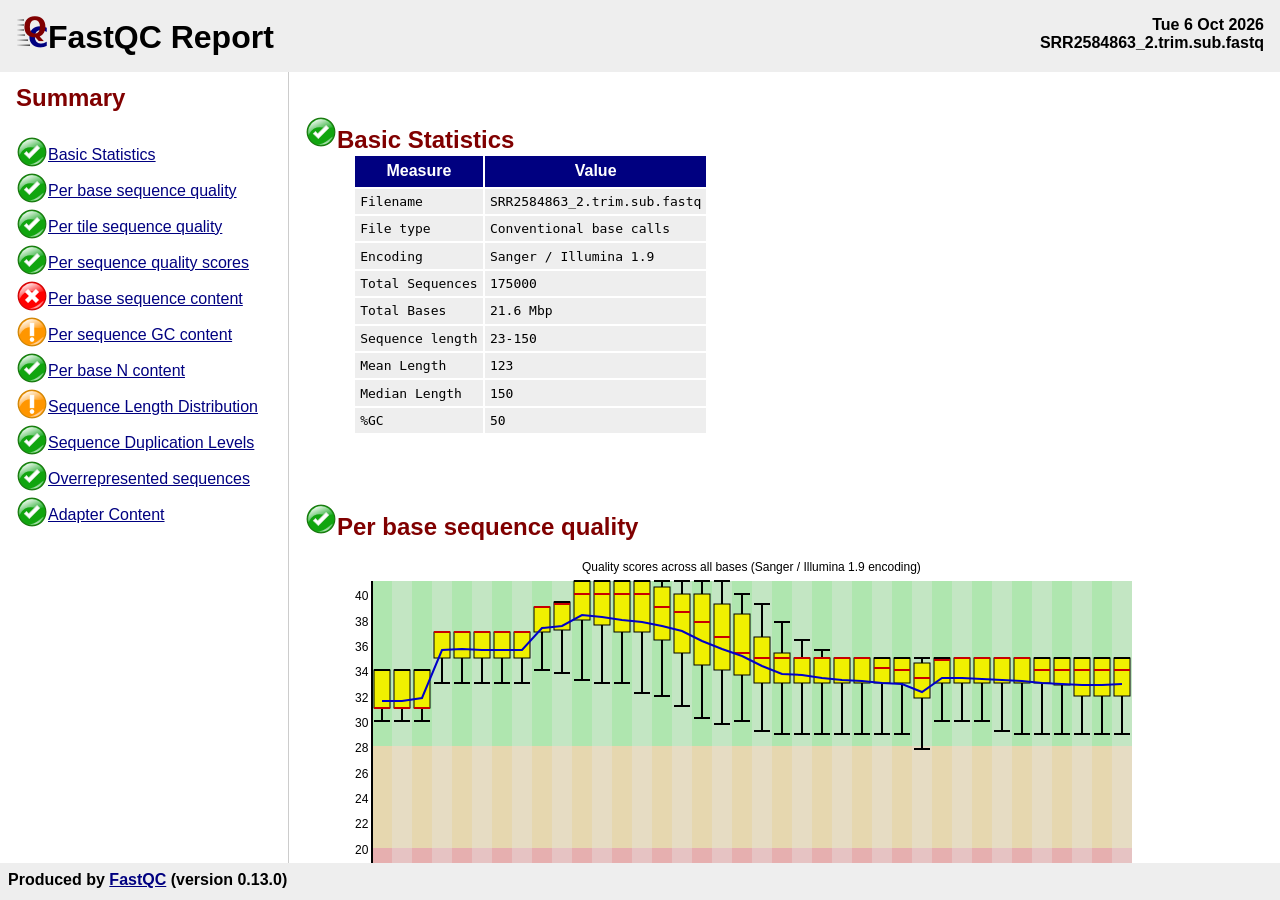
<file: results/qc/raw/SRR2584863_2.trim.sub_fastqc.html>
<!DOCTYPE html><html><head><title>SRR2584863_2.trim.sub.fastq FastQC Report</title><style type="text/css">
 @media screen {
  div.summary {
    width: 18em;
    position:fixed;
    top: 3em;
    margin:1em 0 0 1em;
  }
  
  div.main {
    display:block;
    position:absolute;
    overflow:auto;
    height:auto;
    width:auto;
    top:4.5em;
    bottom:2.3em;
    left:18em;
    right:0;
    border-left: 1px solid #CCC;
    padding:0 0 0 1em;
    background-color: white;
    z-index:1;
  }
  
  div.header {
    background-color: #EEE;
    border:0;
    margin:0;
    padding: 0.5em;
    font-size: 200%;
    font-weight: bold;
    position:fixed;
    width:100%;
    top:0;
    left:0;
    z-index:2;
  }

  div.footer {
    background-color: #EEE;
    border:0;
    margin:0;
	padding:0.5em;
    height: 1.3em;
	overflow:hidden;
    font-size: 100%;
    font-weight: bold;
    position:fixed;
    bottom:0;
    width:100%;
    z-index:2;
  }
  
  img.indented {
    margin-left: 3em;
  }
 }
 
 @media print {
	img {
		max-width:100% !important;
		page-break-inside: avoid;
	}
	h2, h3 {
		page-break-after: avoid;
	}
	div.header {
      background-color: #FFF;
    }
	
 }
 
 body {    
  font-family: sans-serif;   
  color: #000;   
  background-color: #FFF;
  border: 0;
  margin: 0;
  padding: 0;
  }
  
  div.header {
  border:0;
  margin:0;
  padding: 0.5em;
  font-size: 200%;
  font-weight: bold;
  width:100%;
  }    
  
  #header_title {
  display:inline-block;
  float:left;
  clear:left;
  }
  #header_filename {
  display:inline-block;
  float:right;
  clear:right;
  font-size: 50%;
  margin-right:2em;
  text-align: right;
  }

  div.header h3 {
  font-size: 50%;
  margin-bottom: 0;
  }
  
  div.summary ul {
  padding-left:0;
  list-style-type:none;
  }
  
  div.summary ul li img {
  margin-bottom:-0.5em;
  margin-top:0.5em;
  }
	  
  div.main {
  background-color: white;
  }
      
  div.module {
  padding-bottom:1.5em;
  padding-top:1.5em;
  }
	  
  div.footer {
  background-color: #EEE;
  border:0;
  margin:0;
  padding: 0.5em;
  font-size: 100%;
  font-weight: bold;
  width:100%;
  }


  a {
  color: #000080;
  }

  a:hover {
  color: #800000;
  }
      
  h2 {
  color: #800000;
  padding-bottom: 0;
  margin-bottom: 0;
  clear:left;
  }

  table { 
  margin-left: 3em;
  text-align: center;
  }
  
  th { 
  text-align: center;
  background-color: #000080;
  color: #FFF;
  padding: 0.4em;
  }      
  
  td { 
  font-family: monospace; 
  text-align: left;
  background-color: #EEE;
  color: #000;
  padding: 0.4em;
  }

  img {
  padding-top: 0;
  margin-top: 0;
  border-top: 0;
  }

  
  p {
  padding-top: 0;
  margin-top: 0;
  }
</style></head><body><div class="header"><div id="header_title"><img src="[data-uri]" alt="FastQC"/>FastQC Report</div><div id="header_filename">Tue 6 Oct 2026<br/>SRR2584863_2.trim.sub.fastq</div></div><div class="summary"><h2>Summary</h2><ul><li><img src="[data-uri]" alt="[PASS]"/><a href="#M0">Basic Statistics</a></li><li><img src="[data-uri]" alt="[PASS]"/><a href="#M1">Per base sequence quality</a></li><li><img src="[data-uri]" alt="[PASS]"/><a href="#M2">Per tile sequence quality</a></li><li><img src="[data-uri]" alt="[PASS]"/><a href="#M3">Per sequence quality scores</a></li><li><img src="[data-uri]" alt="[FAIL]"/><a href="#M4">Per base sequence content</a></li><li><img src="[data-uri]" alt="[WARNING]"/><a href="#M5">Per sequence GC content</a></li><li><img src="[data-uri]" alt="[PASS]"/><a href="#M6">Per base N content</a></li><li><img src="[data-uri]" alt="[WARNING]"/><a href="#M7">Sequence Length Distribution</a></li><li><img src="[data-uri]" alt="[PASS]"/><a href="#M8">Sequence Duplication Levels</a></li><li><img src="[data-uri]" alt="[PASS]"/><a href="#M9">Overrepresented sequences</a></li><li><img src="[data-uri]" alt="[PASS]"/><a href="#M10">Adapter Content</a></li></ul></div><div class="main"><div class="module"><h2 id="M0"><img src="[data-uri]" alt="[OK]"/>Basic Statistics</h2><table><thead><tr><th>Measure</th><th>Value</th></tr></thead><tbody><tr><td>Filename</td><td>SRR2584863_2.trim.sub.fastq</td></tr><tr><td>File type</td><td>Conventional base calls</td></tr><tr><td>Encoding</td><td>Sanger / Illumina 1.9</td></tr><tr><td>Total Sequences</td><td>175000</td></tr><tr><td>Total Bases</td><td>21.6 Mbp</td></tr><tr><td>Sequence length</td><td>23-150</td></tr><tr><td>Mean Length</td><td>123</td></tr><tr><td>Median Length</td><td>150</td></tr><tr><td>%GC</td><td>50</td></tr></tbody></table></div><div class="module"><h2 id="M1"><img src="[data-uri]" alt="[OK]"/>Per base sequence quality</h2><p><img class="indented" src="[data-uri]" alt="Per base quality graph"/></p></div><div class="module"><h2 id="M2"><img src="[data-uri]" alt="[OK]"/>Per tile sequence quality</h2><p><img class="indented" src="[data-uri]" alt="Per tile quality graph"/></p></div><div class="module"><h2 id="M3"><img src="[data-uri]" alt="[OK]"/>Per sequence quality scores</h2><p><img class="indented" src="[data-uri]" alt="Per Sequence quality graph"/></p></div><div class="module"><h2 id="M4"><img src="[data-uri]" alt="[FAIL]"/>Per base sequence content</h2><p><img class="indented" src="[data-uri]" alt="Per base sequence content"/></p></div><div class="module"><h2 id="M5"><img src="[data-uri]" alt="[WARN]"/>Per sequence GC content</h2><p><img class="indented" src="[data-uri]" alt="Per sequence GC content graph"/></p></div><div class="module"><h2 id="M6"><img src="[data-uri]" alt="[OK]"/>Per base N content</h2><p><img class="indented" src="[data-uri]" alt="N content graph"/></p></div><div class="module"><h2 id="M7"><img src="[data-uri]" alt="[WARN]"/>Sequence Length Distribution</h2><p><img class="indented" src="[data-uri]" alt="Sequence length distribution"/></p></div><div class="module"><h2 id="M8"><img src="[data-uri]" alt="[OK]"/>Sequence Duplication Levels</h2><p><img class="indented" src="[data-uri]" alt="Duplication level graph"/></p></div><div class="module"><h2 id="M9"><img src="[data-uri]" alt="[OK]"/>Overrepresented sequences</h2><p>No overrepresented sequences</p></div><div class="module"><h2 id="M10"><img src="[data-uri]" alt="[OK]"/>Adapter Content</h2><p><img class="indented" src="[data-uri]" alt="Adapter graph"/></p></div></div><div class="footer">Produced by <a href="http://www.bioinformatics.babraham.ac.uk/projects/fastqc/">FastQC</a>  (version 0.13.0)</div></body></html>
</file>
<file: assets/site.css>
@font-face{font-family:Cairo;src:url('fonts/Cairo.ttf') format('truetype');font-display:swap;font-weight:100 900}@font-face{font-family:Cairo;src:url('fonts/CairoBold.ttf') format('truetype');font-display:swap;font-weight:700}*{box-sizing:border-box}html{scroll-behavior:smooth;scroll-padding-top:100px}body{margin:0;background:#fff;color:#15181f;font-family:Cairo,Arial,sans-serif;font-size:16px;line-height:1.85}button,input,select{font:inherit}button,a{touch-action:manipulation}button{cursor:pointer}a{color:#2457ff;text-decoration:none}a:hover{text-decoration:underline}button:focus-visible,a:focus-visible,input:focus-visible,select:focus-visible,summary:focus-visible{outline:3px solid #8aa6ff;outline-offset:4px}h1,h2,h3,p,figure{margin:0}h1{font-size:clamp(32px,4.5vw,58px);line-height:1.18;letter-spacing:-1.8px;font-weight:700;margin:14px 0 24px;max-width:1000px}h2{font-size:27px;line-height:1.35;letter-spacing:-.5px;margin:48px 0 18px}h3{font-size:20px;line-height:1.45;margin:0 0 10px}p{margin:0 0 19px;max-width:960px}code,pre{font-family:'DejaVu Sans Mono',Consolas,monospace}code{font-size:.85em;overflow-wrap:anywhere}p code,li code{background:#f0f3fa;border-radius:4px;padding:2px 5px}strong{font-weight:700}.muted,.caption,.source{color:#687182}.caption,.source{font-size:12px}.source{margin-top:14px}.eyebrow{color:#2457ff;font-weight:700;font-size:11px;letter-spacing:2px;text-transform:uppercase}.lead{font-size:19px;line-height:1.75;color:#687182;max-width:780px}.skip{position:fixed;top:-60px;left:16px;background:#15181f;color:#fff;padding:10px;z-index:99}.skip:focus{top:10px}#sidebar{position:fixed;inset:0 auto 0 0;width:245px;padding:36px 22px 24px;background:#f7f9fc;border-right:1px solid #e6ebf2;z-index:30;display:flex;flex-direction:column}.brand{display:flex;align-items:center;gap:14px;color:#15181f;font-weight:700;font-size:23px;line-height:1.2;letter-spacing:-.5px}.brand:hover{text-decoration:none}.brand small{display:block;font-size:9px;letter-spacing:1.4px;margin-top:8px;color:#687182}.brand-mark{background:#15181f;color:#fff;width:44px;height:49px;display:flex;align-items:center;justify-content:center;border-radius:12px;font-size:24px;letter-spacing:-2px}.brand-mark span{color:#88a3ff}.sidebar-label{font-size:10px;letter-spacing:1.8px;color:#8390a5;margin:47px 10px 16px}nav{display:grid;gap:4px}nav a{display:flex;align-items:center;gap:12px;padding:10px;border-radius:8px;font-size:13px;line-height:1.7;color:#5f697b;font-weight:600}nav a:hover{background:#eaf0fc;text-decoration:none}nav a.active{color:#2457ff;background:#e9efff}.nav-no{font-size:10px;opacity:.6}.sidebar-bottom{margin-top:auto;border-top:1px solid #e1e6f0;padding:22px 10px 0;font-size:12px;color:#526075}.sidebar-bottom small{font-size:10px;color:#8390a5}.dot{display:inline-block;width:6px;height:6px;background:#2457ff;border-radius:50%;margin-right:6px}.shell{margin-left:245px}.topbar{height:78px;border-bottom:1px solid #eef1f6;display:flex;align-items:center;justify-content:space-between;padding:0 4vw;position:sticky;top:0;background:rgba(255,255,255,.96);z-index:20;backdrop-filter:blur(10px)}#breadcrumb{font-size:10px;letter-spacing:1.5px;color:#7a8698}.topbar>div{display:flex;align-items:center;gap:22px;font-size:11px}.iconbtn{background:none;border:0;color:#687182;font-size:11px}#menu{display:none;border:0;background:none;font-size:24px}main{max-width:1400px;margin:auto;padding:45px 4vw 80px;min-height:85vh}.page[hidden]{display:none!important}.page{animation:enter .25s ease}@keyframes enter{from{opacity:.35;transform:translateY(7px)}to{opacity:1;transform:translateY(0)}}.hero{position:relative;min-height:490px;display:flex;align-items:center;border-bottom:1px solid #e6ebf2}.hero-copy{position:relative;z-index:1;width:58%;padding-bottom:40px}.hero h1{font-size:clamp(44px,5.6vw,78px);letter-spacing:-2.5px;margin-top:20px}.hero h1 span{font-size:.8em}.hero .lead{max-width:490px;font-size:17px}.hero>img{position:absolute;width:78%;height:100%;object-fit:cover;right:-4vw;top:0;z-index:0;pointer-events:none}.hero-meta{font-size:10px;letter-spacing:2px;margin-top:37px;color:#687182}.hero+.caption{text-align:right;margin-top:10px}.actions{display:flex;flex-wrap:wrap;gap:10px;align-items:center}.btn{display:inline-flex;align-items:center;justify-content:center;gap:8px;border:1px solid #2457ff;border-radius:7px;padding:11px 18px;color:white;background:#2457ff;font-size:12px;font-weight:700;line-height:1.6;text-align:center}.btn:hover{background:#1747e3;color:#fff;text-decoration:none}.btn.subtle{background:#fff;color:#15181f;border-color:#dce2ed}.btn.subtle:hover{border-color:#2457ff;color:#2457ff;background:#f7f9ff}.btn.small{font-size:10px;padding:7px 11px}.textlink{font-size:12px;font-weight:600}.stat-row{display:grid;grid-template-columns:repeat(4,1fr);border-top:1px solid #e6ebf2;border-bottom:1px solid #e6ebf2;margin:35px 0}.stat-row>div{padding:25px 20px;border-right:1px solid #e6ebf2}.stat-row>div:last-child{border-right:0}.stat-row strong{display:block;font-size:34px;line-height:1.5;color:#2457ff;letter-spacing:-1px}.stat-row span{font-size:11px;color:#687182}.two-col{display:grid;grid-template-columns:1fr 1fr;gap:45px;margin:30px 0}.two-col>div{border-top:2px solid #15181f;padding-top:23px}.two-col p{color:#687182;font-size:14px}.result-note{padding:28px 30px;border-left:3px solid #2457ff;background:#f4f7ff;margin:30px 0}.result-note p{font-size:16px;margin:8px 0 0}.chapter{display:flex;gap:25px;align-items:flex-start;padding:25px 0;border-bottom:1px solid #e6ebf2;color:#15181f}.chapter:hover{text-decoration:none}.chapter>span{font-size:30px;color:#2457ff;min-width:48px}.chapter p{font-size:13px;color:#687182;margin:0}.chapter b{margin-left:auto;color:#2457ff}.chapter h3{margin-bottom:4px}.workflow{max-width:870px;margin-top:40px;counter-reset:stage}.flow-stage{display:flex;align-items:center;gap:28px;border-top:1px solid #e6ebf2;padding:24px 8px;color:#15181f}.flow-stage>span{font-size:30px;color:#2457ff;min-width:55px}.flow-stage p{font-size:13px;margin:0;color:#687182}.flow-stage small{font-size:11px;color:#8190a6}.flow-stage>b{margin-left:auto;color:#2457ff}.flow-stage h3{margin-bottom:1px}.flow-stage:hover{background:#f5f8ff;text-decoration:none}.note{background:#f4f6fa;border:1px solid #e2e7f0;border-radius:10px;padding:25px 28px;margin:35px 0}.note p{font-size:14px;color:#586477;margin:8px 0 0}.tool-grid,.step-grid{display:grid;grid-template-columns:repeat(2,minmax(0,1fr));gap:22px;margin:35px 0}.tool,.step-card{border:1px solid #e1e6ef;padding:28px;border-radius:12px}.tool h2{margin:8px 0 13px;font-size:25px}.tool p,.step-card p{font-size:13px;color:#687182}.tool-index{font-size:12px;color:#2457ff}.pill{font-size:10px;background:#edf2ff;border-radius:5px;color:#2457ff;padding:3px 8px;display:inline-block;margin-bottom:17px}.tool .actions{margin-top:20px;justify-content:space-between}.step-card{color:#15181f;transition:border .2s,transform .2s}.step-card:hover{text-decoration:none;border-color:#2457ff;transform:translateY(-3px)}.step-card>span{font-size:36px;color:#2457ff}.step-card h2{font-size:22px;margin:12px 0}.step-card small{font-size:11px;color:#2457ff}.io-flow{display:grid;grid-template-columns:1fr 22px 1fr 22px 1fr;align-items:center;gap:12px;margin:35px 0 40px;padding:28px 22px;border:1px solid #e3e8f0;border-radius:12px;background:#f8faff}.io-flow small{display:block;color:#8090a9;letter-spacing:1.3px;font-size:9px;margin-bottom:8px}.io-flow strong{font-size:14px;line-height:1.5;display:block}.io-flow>span{color:#2457ff;font-size:20px}.codebox{background:#15181f;border-radius:11px;overflow:hidden;margin:25px 0}.codebar{display:flex;justify-content:space-between;align-items:center;padding:13px 20px;background:#1f2530;color:#9ba9c0;font-size:9px;letter-spacing:1px}.codebar button{background:#333d51;color:#e3ebff;border:1px solid #4a5770;padding:5px 10px;border-radius:5px;font-size:10px;letter-spacing:0}.codebox pre{color:#e6eaf2;font-size:11.5px;line-height:1.9;margin:0;padding:23px;overflow:auto;tab-size:2;white-space:pre}.codebox code{font-size:inherit;overflow-wrap:normal}.codebox .c1,.codebox .c{color:#97a1b3}.codebox .k,.codebox .nb{color:#9fbaff}.codebox .s,.codebox .s1,.codebox .s2{color:#b0d8c6}.codebox .nv,.codebox .vc,.codebox .si{color:#f0bd92}.codebox .o,.codebox .p{color:#d1d9e8}.explanations>div{display:grid;grid-template-columns:minmax(150px,.8fr) 2fr;gap:25px;border-bottom:1px solid #e6ebf2;padding:20px 0}.explanations code{font-size:11px;font-weight:700;color:#2457ff}.explanations p{font-size:14px;margin:0}.check{border-bottom:1px solid #dde5f0;margin:35px 0;padding:15px 0}.check summary{font-size:14px;color:#2457ff;cursor:pointer;font-weight:700}.check p{font-size:13px;margin-top:15px;color:#687182}.step-nav{display:flex;justify-content:space-between;gap:20px;margin-top:45px}.tablewrap{overflow:auto;margin:26px 0}table{width:100%;border-collapse:collapse;white-space:nowrap;text-align:left;font-size:12px}th{background:#15181f;color:#fff;font-weight:600;padding:15px 17px}td{padding:15px 17px;border-bottom:1px solid #e7ebf2}tbody tr:nth-child(odd){background:#f4f7fb}figure{margin:35px 0;border:1px solid #e3e8f1;padding:16px;border-radius:11px;background:white}.image-button{border:0;background:white;padding:0;display:block;width:100%;cursor:zoom-in}.image-button img{width:100%;max-height:550px;object-fit:contain;display:block}.image-button:hover img{filter:contrast(1.04)}figcaption{font-size:12px;color:#687182;padding:18px 4px 2px;line-height:1.8}figcaption strong{color:#15181f}.gallery{display:grid;grid-template-columns:1fr 1fr;gap:20px;margin-top:35px}.gallery figure{margin:0}.gallery .image-button img{height:280px;max-height:none}.chart-panel{padding:25px 28px;border:1px solid #e2e7ef;border-radius:12px;margin:35px 0}.chart-panel h2{margin:0 0 15px;font-size:21px}.chart-panel svg{display:block;width:100%;font-family:Cairo,sans-serif}.legend{display:flex;gap:20px;font-size:11px;color:#687182}.legend span:before{content:'';width:9px;height:9px;display:inline-block;margin-right:8px;border-radius:2px}.legend .raw:before{background:#a6b5d7}.legend .filtered:before{background:#2457ff}.filelist{display:grid;gap:10px}.filecard{display:flex;justify-content:space-between;align-items:center;gap:20px;padding:20px 22px;border:1px solid #e3e8f0;border-radius:9px;background:#fff;min-width:0}.filecard>div:first-child{min-width:0}.filecard code{display:block;font-size:11px;word-break:break-word;white-space:normal;margin:7px 0}.filecard small{display:block;font-size:10px;color:#8490a0}.filecard .actions{flex-shrink:0}.status{font-size:9px;display:inline-block;border-radius:4px;padding:1px 7px;letter-spacing:.4px}.status.yes{background:#edf3ff;color:#2457ff}.status.pending{background:#f1f3f6;color:#6b7688}.file-toolbar{display:grid;grid-template-columns:2fr 1fr 1fr;gap:15px;margin:35px 0 20px}.file-toolbar label{font-size:11px;color:#687182}.file-toolbar input,.file-toolbar select{width:100%;display:block;border:1px solid #dce2ec;border-radius:7px;background:white;padding:10px 13px;margin-top:5px;font-size:12px;color:#15181f}.folder-actions{display:flex;align-items:center;flex-wrap:wrap;gap:13px;margin-bottom:15px}#file-count{font-size:11px;color:#687182;margin:20px 0}.filecard[hidden]{display:none}.report-actions{margin:30px 0 40px}.report-toc{border:1px solid #e2e7f0;border-radius:8px;padding:20px;margin:30px 0}.report-toc summary{font-weight:700;cursor:pointer}.report-toc ol{columns:2;font-size:12px;padding-left:23px}.report-toc li{padding:3px 0;break-inside:avoid}.full-report>article{border-top:2px solid #15181f;margin-top:80px;padding-top:35px;scroll-margin-top:100px}.full-report h1{font-size:36px}.full-report .filelist{display:none}.full-report .filelist+h2{display:none}.full-report .codebox{break-inside:avoid}.full-report .step-top{margin-bottom:25px}.folder-tree{padding:20px 25px;background:#f4f7fc;border-radius:8px;overflow:auto;font-size:11px;margin:25px 0}footer{display:flex;justify-content:space-between;gap:20px;border-top:1px solid #e7ecf3;margin:0 4vw;padding:25px 0;color:#8490a1;font-size:9px;letter-spacing:.7px}footer span{letter-spacing:0}dialog{border:1px solid #dce3ef;border-radius:12px;box-shadow:0 20px 100px #1118;max-width:94vw;max-height:94vh;padding:40px 22px 22px;background:white}dialog::backdrop{background:#101522cc}#image-dialog{width:1200px;text-align:center}#large-image{max-width:100%;max-height:78vh;object-fit:contain}#image-caption{font-size:12px;color:#687182;margin-top:10px}#text-dialog{width:1000px}#text-dialog h2{font-size:16px;overflow-wrap:anywhere;margin:0 0 20px}#preview-content{white-space:pre;overflow:auto;font-size:11px;line-height:1.8;max-height:65vh;background:#f3f6fb;padding:20px}.dialog-close{position:absolute;right:12px;top:5px;font-size:26px;border:0;background:transparent;color:#687182}#toast{position:fixed;bottom:25px;left:50%;transform:translate(-50%,15px);background:#15181f;color:white;padding:10px 20px;border-radius:7px;font-size:12px;z-index:100;opacity:0;pointer-events:none;transition:.2s}#toast.show{opacity:1;transform:translate(-50%,0)}.mobile-shade{display:none}noscript{display:block;padding:30px;margin-left:245px}.instructions{padding-left:22px;font-size:14px}.instructions li{padding:10px 0}
@media(min-width:1600px){.hero>img{width:70%}.hero-copy{width:53%}}
@media(max-width:1100px){#sidebar{width:220px;padding:30px 16px}.shell{margin-left:220px}main{padding:35px 30px 65px}.hero-copy{width:65%}.hero>img{right:-30px;width:80%;opacity:.75}.hero h1{font-size:55px}.hero{min-height:465px}.hero .lead{max-width:380px}.stat-row strong{font-size:28px}.stat-row>div{padding:20px 12px}.gallery{grid-template-columns:1fr}.filecard{flex-wrap:wrap}.filecard .actions{margin-top:5px}.codebox pre{font-size:10.5px}}
@media(max-width:800px){#sidebar{transform:translateX(-100%);transition:transform .2s;width:260px}.shell{margin:0}#menu{display:block}body.menu-open #sidebar{transform:translateX(0)}body.menu-open .mobile-shade{display:block;position:fixed;inset:0;background:#1117;z-index:25}.topbar{height:62px;padding:0 20px;gap:18px}.topbar>div{margin-left:auto}.topbar a{display:none}#breadcrumb{font-size:9px}.topbar .iconbtn{font-size:11px}main{padding:30px 22px 60px}.hero{min-height:510px;align-items:flex-start;display:block;padding-top:15px;overflow:hidden;margin-right:-22px}.hero-copy{width:100%;padding-bottom:170px;padding-right:22px}.hero h1{font-size:53px;max-width:95%}.hero .lead{font-size:15px;max-width:95%}.hero>img{top:210px;height:330px;width:100%;right:-45px;opacity:.95}.hero .actions{position:relative;z-index:2}.hero-meta{position:relative;z-index:2;margin-top:25px;max-width:150px}.hero+.caption{text-align:left;font-size:10px}.stat-row{grid-template-columns:1fr 1fr}.stat-row>div:nth-child(2){border-right:0}.stat-row>div:nth-child(-n+2){border-bottom:1px solid #e6ebf2}.two-col{grid-template-columns:1fr;gap:25px}.tool-grid,.step-grid{grid-template-columns:1fr}.tool,.step-card{padding:23px}.io-flow{grid-template-columns:1fr;gap:12px;padding:20px}.io-flow>span{transform:rotate(90deg);justify-self:center}.io-flow>div{text-align:center}.explanations>div{grid-template-columns:1fr;gap:9px}.file-toolbar{grid-template-columns:1fr 1fr}.file-toolbar>label:first-child{grid-column:1/-1}.filecard{padding:16px}.filecard code{font-size:10px}.report-toc ol{columns:1}h1{font-size:35px;letter-spacing:-1px}.lead{font-size:16px}h2{font-size:24px}.codebox pre{padding:17px;font-size:10px}.codebar{padding:10px 14px;font-size:8px}.flow-stage{gap:15px}.flow-stage>span{min-width:40px;font-size:27px}.flow-stage h3{font-size:17px}.flow-stage small{font-size:10px}.step-nav{flex-wrap:wrap}.result-note{padding:22px}.chart-panel{padding:18px 8px}.chart-panel h2,.chart-panel .legend{padding-left:12px}footer{display:block;font-size:8px}footer span{display:block;margin-top:6px}.gallery .image-button img{height:auto}.full-report h1{font-size:29px}.full-report .lead{font-size:15px}dialog{padding:40px 15px 20px}noscript{margin:0}}
@media(prefers-reduced-motion:reduce){*{scroll-behavior:auto!important;animation:none!important;transition:none!important}}
@media print{#sidebar,.topbar,.step-nav,.folder-actions,.file-toolbar,button,.codebar,.report-actions,footer,.skip{display:none!important}.shell{margin:0}main{padding:0;max-width:none}.page[hidden]{display:none!important}h1{font-size:30px}h2{font-size:22px}.hero>img{opacity:.7}.codebox{background:#f0f3f8!important;border:1px solid #ddd;break-inside:avoid}.codebox pre{color:#15181f!important;white-space:pre-wrap;font-size:9px}.codebox span{color:#15181f!important}figure,.tablewrap{break-inside:avoid}.full-report>article{break-before:page}p{font-size:11px}.filelist{display:none}.full-report .check{display:none}a{color:#15181f}.full-report h2:has(+.muted+.filelist){display:none}.report-toc{display:none}}
</file>
